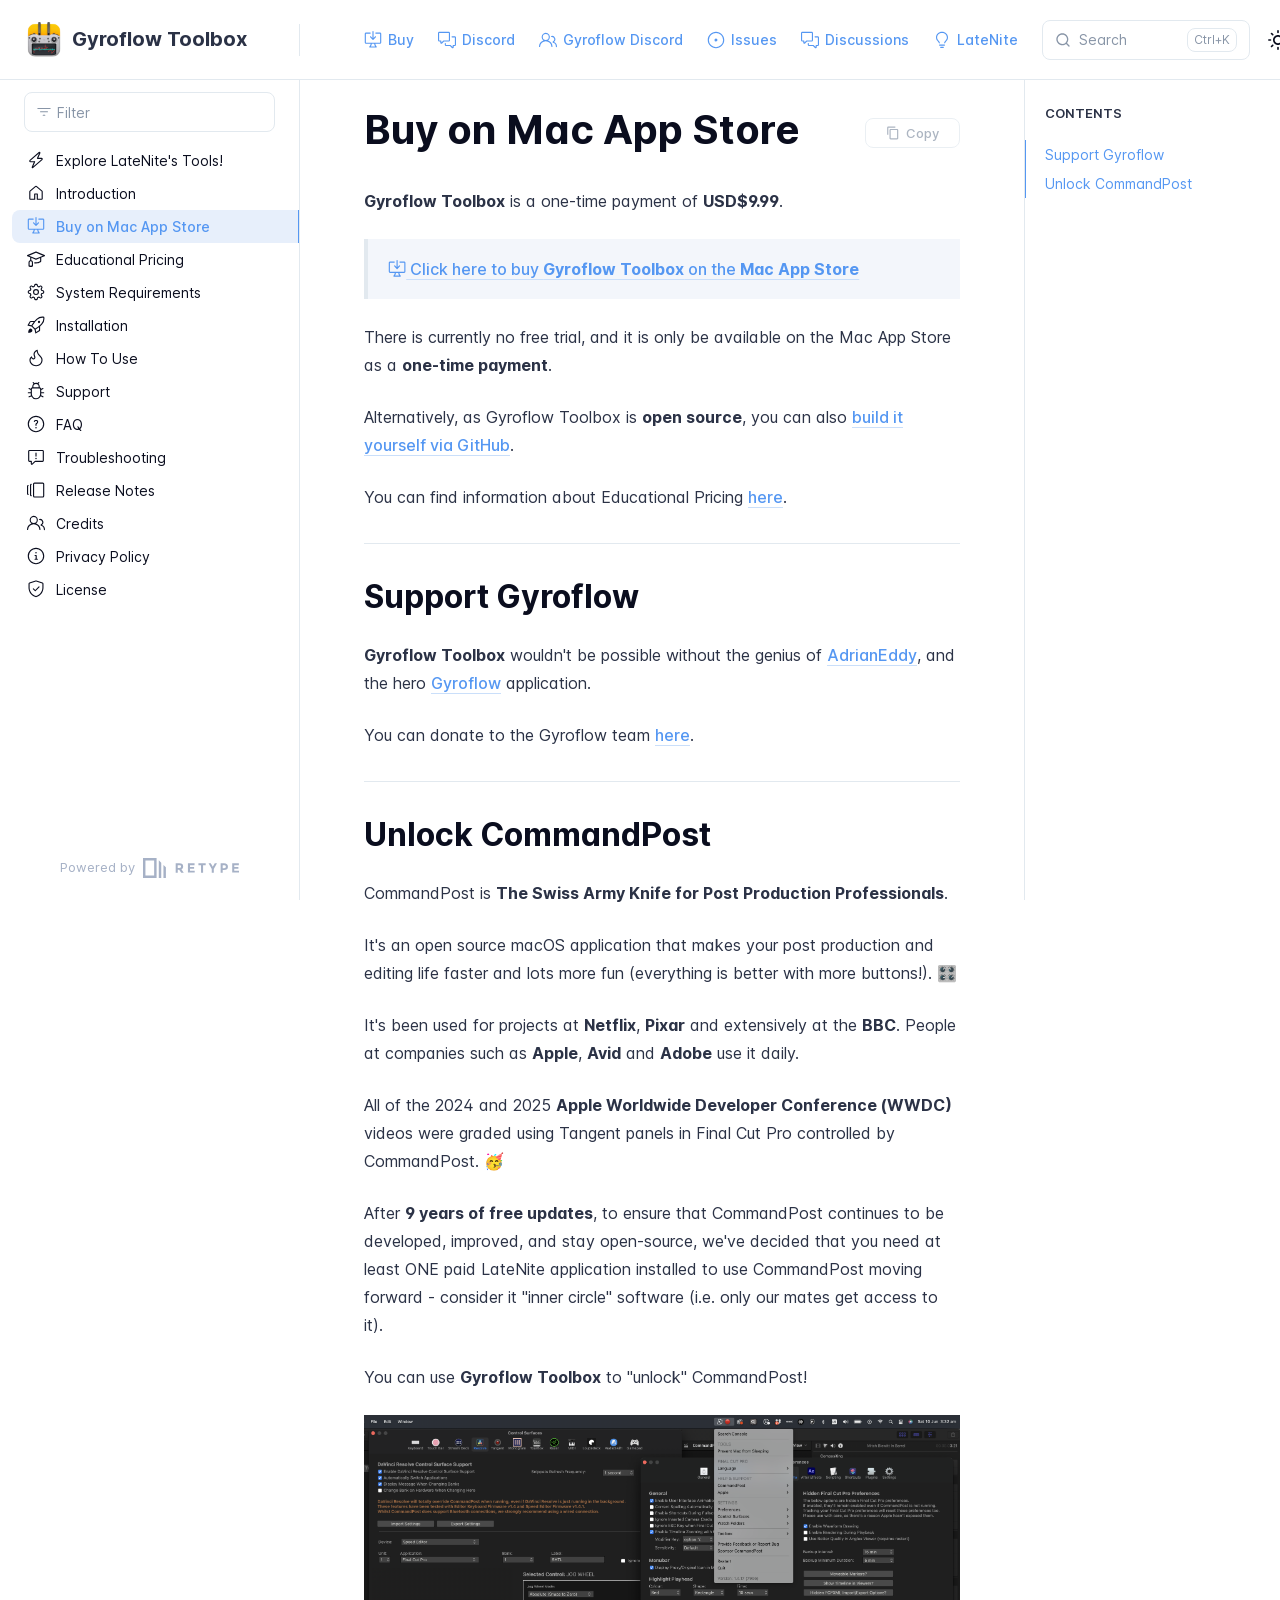
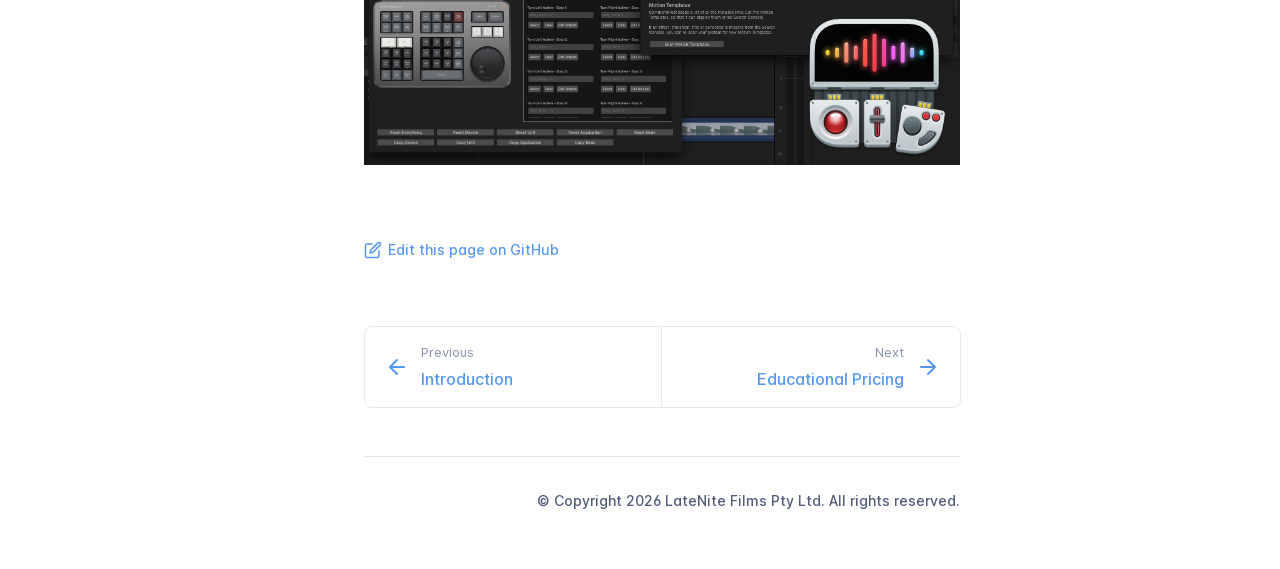
<file: buy/index.html>
<!DOCTYPE html>
<html lang="en" class="h-full">
<head>
    <meta charset="UTF-8">
    <meta name="viewport" content="width=device-width,initial-scale=1">
    <meta name="color-scheme" content="light dark">
    <meta name="turbo-cache-control" content="no-cache" data-turbo-track="reload" data-track-token="4.6.0.837087397743">

    <!-- See retype.com -->
    <meta name="generator" content="Retype 4.6.0">

    <!-- Primary Meta Tags -->
    <title>Buy on Mac App Store</title>
    <meta name="title" content="Buy on Mac App Store">
    <meta name="description" content="Gyroflow Toolbox is a one-time payment of USD$9.99.">

    <!-- Canonical -->
    <link rel="canonical" href="https://gyroflowtoolbox.fcp.cafe/buy/">
    <link rel="sitemap" type="application/xml" title="Sitemap" href="https://gyroflowtoolbox.fcp.cafe/sitemap.xml">

    <!-- Open Graph -->
    <meta property="og:type" content="website">
    <meta property="og:url" content="https://gyroflowtoolbox.fcp.cafe/buy/">
    <meta property="og:title" content="Buy on Mac App Store">
    <meta property="og:description" content="Gyroflow Toolbox is a one-time payment of USD$9.99.">
    <meta property="og:image" content="https://gyroflowtoolbox.fcp.cafe/static/thumbnail.jpg">
    <meta property="og:image:width" content="1200">
    <meta property="og:image:height" content="630">
    <meta property="og:image:alt" content="Buy on Mac App Store">
    <meta property="og:site_name" content="Gyroflow Toolbox">
    <meta property="og:locale" content="en_US">

    <!-- Twitter -->
    <meta name="twitter:card" content="summary_large_image">
    <meta name="twitter:url" content="https://gyroflowtoolbox.fcp.cafe/buy/">
    <meta name="twitter:title" content="Buy on Mac App Store">
    <meta name="twitter:description" content="Gyroflow Toolbox is a one-time payment of USD$9.99.">
    <meta name="twitter:image" content="https://gyroflowtoolbox.fcp.cafe/static/thumbnail.jpg">
    <meta name="twitter:image:alt" content="Buy on Mac App Store">

    <!-- Alternate Markdown -->
    <link rel="alternate" type="text/markdown" href="https://gyroflowtoolbox.fcp.cafe/buy.md">

    <script data-cfasync="false">(function(){var cl=document.documentElement.classList,ls=localStorage.getItem("retype_scheme"),hd=cl.contains("dark"),hl=cl.contains("light"),wm=window.matchMedia&&window.matchMedia("(prefers-color-scheme: dark)").matches;if(ls==="dark"||(!ls&&wm&&!hd&&!hl)){cl.remove("light");cl.add("dark")}else if(ls==="light"||(!ls&&!wm&&!hd&&!hl)){cl.remove("dark");cl.add("light")}})();</script>

    <link id="retype-favicon" rel="icon" href="../static/favicon.ico" />
    <link href="../resources/css/retype.css?v=4.6.0.837087397743" rel="stylesheet">

    <script data-cfasync="false" src="../resources/js/config.js?v=4.6.0.837087397743" data-turbo-eval="false" defer></script>
    <script data-cfasync="false" src="../resources/js/retype.js?v=4.6.0" data-turbo-eval="false" defer></script>
    <script id="lunr-js" data-cfasync="false" src="../resources/js/lunr.js?v=4.6.0.837087397743" data-turbo-eval="false" defer></script>

    <link rel="stylesheet" href="https://cdnjs.cloudflare.com/ajax/libs/font-awesome/4.7.0/css/font-awesome.min.css">
    <style>
        .review {
            text-align: left;
            color: #1956AF;
            border-radius: 10px;
            background-color: #E1EDFF;
            border: 1px solid #1956AF;
            margin-bottom: 20px;
            padding-top: 15px;
            padding-left: 10px;
            padding-right: 10px;
            padding-bottom: 0px;
        }
        html.dark .review {
            background-color: rgb(39 39 39/var(--tw-bg-opacity));
            color: rgb(189 189 189/var(--tw-text-opacity));
        }
        .review p {
            font-size: 11px;
        }
        .review-rating {
            margin-bottom: 5px;
        }
        .fa-star {
            font-size: 20px;
            color: #ccc;
        }
        .fa-star.checked {
            color: orange;
        }
        @media (max-width: 959px) {
            img.rightLogo {
                display: none !important;
            }
        }
    </style>
</head>
<body>
    <div id="retype-app" class="relative text-base antialiased text-base-text bg-base-bg font-body">
    <div class="absolute bottom-0 left-0" style="top: 5rem; right: 50%"></div>

    <header id="retype-header" class="sticky top-0 z-30 flex w-full h-16 bg-header-bg border-b border-header-border md:h-20">
        <div class="container relative flex items-center justify-between pr-6 grow md:justify-start">
            <!-- Mobile menu button skeleton -->
            <button v-cloak class="skeleton retype-mobile-menu-button flex items-center justify-center shrink-0 overflow-hidden dark:text-white focus:outline-hidden rounded-full w-10 h-10 ml-3.5 md:hidden"><svg xmlns="http://www.w3.org/2000/svg" class="mb-px shrink-0" width="24" height="24" viewBox="0 0 24 24" role="presentation" style="margin-bottom: 0px;"><g fill="currentColor"><path d="M2 4h20v2H2zM2 11h20v2H2zM2 18h20v2H2z"></path></g></svg></button>
            <div v-cloak id="retype-sidebar-left-toggle-button"></div>
    
            <!-- Logo -->
            <div class="flex items-center justify-between h-full py-2 md:w-75">
                <div class="flex items-center px-2 md:px-6">
                    <a id="retype-branding-logo" href="https://gyroflowtoolbox.fcp.cafe/" class="flex items-center leading-snug text-xl">
                        <span class="w-10 mr-2 grow-0 shrink-0 overflow-hidden">
                            <img class="max-h-10 md:inline-block" src="../static/logo.png" alt="" width="40" height="40">
                        </span>
                        <span class="dark:text-white font-bold line-clamp-1 md:line-clamp-2">Gyroflow Toolbox</span>
                    </a>
                </div>
    
                <span class="hidden h-8 border-r md:inline-block border-base-border"></span>
            </div>
    
            <div class="flex justify-between md:grow">
                <!-- Top Nav -->
                <nav id="retype-header-nav" class="hidden md:flex">
                    <ul class="flex flex-col mb-4 md:pl-16 md:mb-0 md:flex-row md:items-center">
                        <li class="mr-6">
                            <a class="py-2 md:mb-0 inline-flex items-center text-sm whitespace-nowrap transition-colors duration-200 ease-linear md:text-header-text font-header-text hover:text-header-text-hover" href="../buy/">
                                <svg xmlns="http://www.w3.org/2000/svg" class="block shrink-0 mr-1.5" width="18" height="18" viewBox="0 0 24 24" fill="currentColor" aria-hidden="true" focusable="false">
                                    <path d="M11.25 9.331V.75a.75.75 0 0 1 1.5 0v8.58l1.949-2.11A.75.75 0 1 1 15.8 8.237l-3.25 3.52a.75.75 0 0 1-1.102 0l-3.25-3.52A.75.75 0 1 1 9.3 7.22l1.949 2.111Z"/><path d="M2.5 3.75v11.5c0 .138.112.25.25.25h18.5a.25.25 0 0 0 .25-.25V3.75a.25.25 0 0 0-.25-.25h-5.5a.75.75 0 0 1 0-1.5h5.5c.966 0 1.75.784 1.75 1.75v11.5A1.75 1.75 0 0 1 21.25 17h-6.204c.171 1.375.805 2.652 1.769 3.757A.752.752 0 0 1 16.25 22h-8.5a.75.75 0 0 1-.566-1.243c.965-1.105 1.599-2.382 1.77-3.757H2.75A1.75 1.75 0 0 1 1 15.25V3.75C1 2.784 1.784 2 2.75 2h5.5a.75.75 0 0 1 0 1.5h-5.5a.25.25 0 0 0-.25.25ZM10.463 17c-.126 1.266-.564 2.445-1.223 3.5h5.52c-.66-1.055-1.098-2.234-1.223-3.5Z"/>
                                </svg>
                                <span>Buy</span>
                            </a>
                        </li>
                        <li class="mr-6">
                            <a class="py-2 md:mb-0 inline-flex items-center text-sm whitespace-nowrap transition-colors duration-200 ease-linear md:text-header-text font-header-text hover:text-header-text-hover" href="https://ltnt.tv/discord" target="_blank">
                                <svg xmlns="http://www.w3.org/2000/svg" class="block shrink-0 mr-1.5" width="18" height="18" viewBox="0 0 24 24" fill="currentColor" aria-hidden="true" focusable="false">
                                    <path d="M1.75 1h12.5c.966 0 1.75.784 1.75 1.75v9.5A1.75 1.75 0 0 1 14.25 14H8.061l-2.574 2.573A1.458 1.458 0 0 1 3 15.543V14H1.75A1.75 1.75 0 0 1 0 12.25v-9.5C0 1.784.784 1 1.75 1ZM1.5 2.75v9.5c0 .138.112.25.25.25h2a.75.75 0 0 1 .75.75v2.19l2.72-2.72a.749.749 0 0 1 .53-.22h6.5a.25.25 0 0 0 .25-.25v-9.5a.25.25 0 0 0-.25-.25H1.75a.25.25 0 0 0-.25.25Z"/><path d="M22.5 8.75a.25.25 0 0 0-.25-.25h-3.5a.75.75 0 0 1 0-1.5h3.5c.966 0 1.75.784 1.75 1.75v9.5A1.75 1.75 0 0 1 22.25 20H21v1.543a1.457 1.457 0 0 1-2.487 1.03L15.939 20H10.75A1.75 1.75 0 0 1 9 18.25v-1.465a.75.75 0 0 1 1.5 0v1.465c0 .138.112.25.25.25h5.5a.75.75 0 0 1 .53.22l2.72 2.72v-2.19a.75.75 0 0 1 .75-.75h2a.25.25 0 0 0 .25-.25v-9.5Z"/>
                                </svg>
                                <span>Discord</span>
                            </a>
                        </li>
                        <li class="mr-6">
                            <a class="py-2 md:mb-0 inline-flex items-center text-sm whitespace-nowrap transition-colors duration-200 ease-linear md:text-header-text font-header-text hover:text-header-text-hover" href="https://discord.gg/BBJ2UVAr2D" target="_blank">
                                <svg xmlns="http://www.w3.org/2000/svg" class="block shrink-0 mr-1.5" width="18" height="18" viewBox="0 0 24 24" fill="currentColor" aria-hidden="true" focusable="false">
                                    <path d="M3.5 8a5.5 5.5 0 1 1 8.596 4.547 9.005 9.005 0 0 1 5.9 8.18.751.751 0 0 1-1.5.045 7.5 7.5 0 0 0-14.993 0 .75.75 0 0 1-1.499-.044 9.005 9.005 0 0 1 5.9-8.181A5.496 5.496 0 0 1 3.5 8ZM9 4a4 4 0 1 0 0 8 4 4 0 0 0 0-8Zm8.29 4c-.148 0-.292.01-.434.03a.75.75 0 1 1-.212-1.484 4.53 4.53 0 0 1 3.38 8.097 6.69 6.69 0 0 1 3.956 6.107.75.75 0 0 1-1.5 0 5.193 5.193 0 0 0-3.696-4.972l-.534-.16v-1.676l.41-.209A3.03 3.03 0 0 0 17.29 8Z"/>
                                </svg>
                                <span>Gyroflow Discord</span>
                            </a>
                        </li>
                        <li class="mr-6">
                            <a class="py-2 md:mb-0 inline-flex items-center text-sm whitespace-nowrap transition-colors duration-200 ease-linear md:text-header-text font-header-text hover:text-header-text-hover" href="https://github.com/latenitefilms/gyroflowtoolbox/issues" target="_blank">
                                <svg xmlns="http://www.w3.org/2000/svg" class="block shrink-0 mr-1.5" width="18" height="18" viewBox="0 0 24 24" fill="currentColor" aria-hidden="true" focusable="false">
                                    <path d="M12 1c6.075 0 11 4.925 11 11s-4.925 11-11 11S1 18.075 1 12 5.925 1 12 1ZM2.5 12a9.5 9.5 0 0 0 9.5 9.5 9.5 9.5 0 0 0 9.5-9.5A9.5 9.5 0 0 0 12 2.5 9.5 9.5 0 0 0 2.5 12Zm9.5 2a2 2 0 1 1-.001-3.999A2 2 0 0 1 12 14Z"/>
                                </svg>
                                <span>Issues</span>
                            </a>
                        </li>
                        <li class="mr-6">
                            <a class="py-2 md:mb-0 inline-flex items-center text-sm whitespace-nowrap transition-colors duration-200 ease-linear md:text-header-text font-header-text hover:text-header-text-hover" href="https://github.com/latenitefilms/gyroflowtoolbox/discussions" target="_blank">
                                <svg xmlns="http://www.w3.org/2000/svg" class="block shrink-0 mr-1.5" width="18" height="18" viewBox="0 0 24 24" fill="currentColor" aria-hidden="true" focusable="false">
                                    <path d="M1.75 1h12.5c.966 0 1.75.784 1.75 1.75v9.5A1.75 1.75 0 0 1 14.25 14H8.061l-2.574 2.573A1.458 1.458 0 0 1 3 15.543V14H1.75A1.75 1.75 0 0 1 0 12.25v-9.5C0 1.784.784 1 1.75 1ZM1.5 2.75v9.5c0 .138.112.25.25.25h2a.75.75 0 0 1 .75.75v2.19l2.72-2.72a.749.749 0 0 1 .53-.22h6.5a.25.25 0 0 0 .25-.25v-9.5a.25.25 0 0 0-.25-.25H1.75a.25.25 0 0 0-.25.25Z"/><path d="M22.5 8.75a.25.25 0 0 0-.25-.25h-3.5a.75.75 0 0 1 0-1.5h3.5c.966 0 1.75.784 1.75 1.75v9.5A1.75 1.75 0 0 1 22.25 20H21v1.543a1.457 1.457 0 0 1-2.487 1.03L15.939 20H10.75A1.75 1.75 0 0 1 9 18.25v-1.465a.75.75 0 0 1 1.5 0v1.465c0 .138.112.25.25.25h5.5a.75.75 0 0 1 .53.22l2.72 2.72v-2.19a.75.75 0 0 1 .75-.75h2a.25.25 0 0 0 .25-.25v-9.5Z"/>
                                </svg>
                                <span>Discussions</span>
                            </a>
                        </li>
                        <li class="mr-6">
                            <a class="py-2 md:mb-0 inline-flex items-center text-sm whitespace-nowrap transition-colors duration-200 ease-linear md:text-header-text font-header-text hover:text-header-text-hover" href="https://fcp.cafe/latenite/" target="_blank">
                                <svg xmlns="http://www.w3.org/2000/svg" class="block shrink-0 mr-1.5" width="18" height="18" viewBox="0 0 24 24" fill="currentColor" aria-hidden="true" focusable="false">
                                    <path d="M12 2.5c-3.81 0-6.5 2.743-6.5 6.119 0 1.536.632 2.572 1.425 3.56.172.215.347.422.527.635l.096.112c.21.25.427.508.63.774.404.531.783 1.128.995 1.834a.75.75 0 0 1-1.436.432c-.138-.46-.397-.89-.753-1.357a18.111 18.111 0 0 0-.582-.714l-.092-.11c-.18-.212-.37-.436-.555-.667C4.87 12.016 4 10.651 4 8.618 4 4.363 7.415 1 12 1s8 3.362 8 7.619c0 2.032-.87 3.397-1.755 4.5-.185.23-.375.454-.555.667l-.092.109c-.21.248-.405.481-.582.714-.356.467-.615.898-.753 1.357a.751.751 0 0 1-1.437-.432c.213-.706.592-1.303.997-1.834.202-.266.419-.524.63-.774l.095-.112c.18-.213.355-.42.527-.634.793-.99 1.425-2.025 1.425-3.561C18.5 5.243 15.81 2.5 12 2.5ZM8.75 18h6.5a.75.75 0 0 1 0 1.5h-6.5a.75.75 0 0 1 0-1.5Zm.75 3.75a.75.75 0 0 1 .75-.75h3.5a.75.75 0 0 1 0 1.5h-3.5a.75.75 0 0 1-.75-.75Z"/>
                                </svg>
                                <span>LateNite</span>
                            </a>
                        </li>
    
                    </ul>
                </nav>
    
                <div v-cloak class="flex justify-end grow">
                    <div id="retype-mobile-search-button"></div>
                    <doc-search-desktop></doc-search-desktop>
    
                    <doc-theme-switch class="lg:ml-2"></doc-theme-switch>
                    <doc-history></doc-history>
                </div>
            </div>
        </div>
    </header>


    <div id="retype-container" class="container relative flex bg-white">
        <!-- Sidebar Skeleton -->
        <div v-cloak class="fixed flex flex-col shrink-0 duration-300 ease-in-out bg-sidebar-left-bg border-sidebar-left-border sidebar top-20 w-75 border-r h-screen md:sticky transition-transform skeleton">
        
            <div class="flex items-center h-16 px-6">
                <input id="retype-filter-input-mock" class="w-full h-10 pl-8 px-3 py-2 transition-colors duration-200 ease-linear bg-filter-bg border border-filter-border rounded-lg shadow-none md:text-sm hover:border-filter-border-hover focus:outline-hidden focus:border-filter-border-focus placeholder-filter-placeholder" type="text">
            </div>
        
            <div class="pl-6 mt-1 mb-4">
                <div class="w-32 h-3 mb-4 bg-skeleton-bg rounded-full loading"></div>
                <div class="w-48 h-3 mb-4 bg-skeleton-bg rounded-full loading"></div>
                <div class="w-40 h-3 mb-4 bg-skeleton-bg rounded-full loading"></div>
                <div class="w-32 h-3 mb-4 bg-skeleton-bg rounded-full loading"></div>
                <div class="w-48 h-3 mb-4 bg-skeleton-bg rounded-full loading"></div>
                <div class="w-40 h-3 mb-4 bg-skeleton-bg rounded-full loading"></div>
            </div>
        
            <div class="shrink-0 mt-auto bg-transparent dark:border-base-border">
                <a class="flex items-center justify-center flex-nowrap h-16 text-gray-350 dark:text-dark-400 hover:text-gray-600 dark:hover:text-dark-300 transition-colors duration-150 ease-in docs-powered-by" target="_blank" href="https://retype.com/" rel="noopener">
                    <span class="text-xs whitespace-nowrap">Powered by</span>
                    <svg xmlns="http://www.w3.org/2000/svg" class="ml-2" fill="currentColor" width="96" height="20" overflow="visible"><path d="M0 0v20h13.59V0H0zm11.15 17.54H2.44V2.46h8.71v15.08zM15.8 20h2.44V4.67L15.8 2.22zM20.45 6.89V20h2.44V9.34z"/><g><path d="M40.16 8.44c0 1.49-.59 2.45-1.75 2.88l2.34 3.32h-2.53l-2.04-2.96h-1.43v2.96h-2.06V5.36h3.5c1.43 0 2.46.24 3.07.73s.9 1.27.9 2.35zm-2.48 1.1c.26-.23.38-.59.38-1.09 0-.5-.13-.84-.4-1.03s-.73-.28-1.39-.28h-1.54v2.75h1.5c.72 0 1.2-.12 1.45-.35zM51.56 5.36V7.2h-4.59v1.91h4.13v1.76h-4.13v1.92h4.74v1.83h-6.79V5.36h6.64zM60.09 7.15v7.48h-2.06V7.15h-2.61V5.36h7.28v1.79h-2.61zM70.81 14.64h-2.06v-3.66l-3.19-5.61h2.23l1.99 3.45 1.99-3.45H74l-3.19 5.61v3.66zM83.99 6.19c.65.55.97 1.4.97 2.55s-.33 1.98-1 2.51-1.68.8-3.04.8h-1.23v2.59h-2.06V5.36h3.26c1.42 0 2.45.28 3.1.83zm-1.51 3.65c.25-.28.37-.69.37-1.22s-.16-.92-.48-1.14c-.32-.23-.82-.34-1.5-.34H79.7v3.12h1.38c.68 0 1.15-.14 1.4-.42zM95.85 5.36V7.2h-4.59v1.91h4.13v1.76h-4.13v1.92H96v1.83h-6.79V5.36h6.64z"/></g></svg>
                </a>
            </div>
        </div>
        
        <!-- Sidebar component -->
        <doc-sidebar v-cloak>
            <template #sidebar-footer>
                <div class="shrink-0 mt-auto border-t md:bg-transparent md:border-none dark:border-base-border">
        
                    <div class="py-3 px-6 md:hidden border-b dark:border-base-border">
                        <nav>
                            <ul class="flex flex-wrap justify-center items-center">
                                <li class="mr-6">
                                    <a class="block py-1 inline-flex items-center text-sm whitespace-nowrap transition-colors duration-200 ease-linear md:text-header-text font-header-text hover:text-header-text-hover" href="../buy/">
                                        <svg xmlns="http://www.w3.org/2000/svg" class="block shrink-0 mr-1.5" width="18" height="18" viewBox="0 0 24 24" fill="currentColor" aria-hidden="true" focusable="false">
                                            <path d="M11.25 9.331V.75a.75.75 0 0 1 1.5 0v8.58l1.949-2.11A.75.75 0 1 1 15.8 8.237l-3.25 3.52a.75.75 0 0 1-1.102 0l-3.25-3.52A.75.75 0 1 1 9.3 7.22l1.949 2.111Z"/><path d="M2.5 3.75v11.5c0 .138.112.25.25.25h18.5a.25.25 0 0 0 .25-.25V3.75a.25.25 0 0 0-.25-.25h-5.5a.75.75 0 0 1 0-1.5h5.5c.966 0 1.75.784 1.75 1.75v11.5A1.75 1.75 0 0 1 21.25 17h-6.204c.171 1.375.805 2.652 1.769 3.757A.752.752 0 0 1 16.25 22h-8.5a.75.75 0 0 1-.566-1.243c.965-1.105 1.599-2.382 1.77-3.757H2.75A1.75 1.75 0 0 1 1 15.25V3.75C1 2.784 1.784 2 2.75 2h5.5a.75.75 0 0 1 0 1.5h-5.5a.25.25 0 0 0-.25.25ZM10.463 17c-.126 1.266-.564 2.445-1.223 3.5h5.52c-.66-1.055-1.098-2.234-1.223-3.5Z"/>
                                        </svg>
                                        <span>Buy</span>
                                    </a>
                                </li>
                                <li class="mr-6">
                                    <a class="block py-1 inline-flex items-center text-sm whitespace-nowrap transition-colors duration-200 ease-linear md:text-header-text font-header-text hover:text-header-text-hover" href="https://ltnt.tv/discord" target="_blank">
                                        <svg xmlns="http://www.w3.org/2000/svg" class="block shrink-0 mr-1.5" width="18" height="18" viewBox="0 0 24 24" fill="currentColor" aria-hidden="true" focusable="false">
                                            <path d="M1.75 1h12.5c.966 0 1.75.784 1.75 1.75v9.5A1.75 1.75 0 0 1 14.25 14H8.061l-2.574 2.573A1.458 1.458 0 0 1 3 15.543V14H1.75A1.75 1.75 0 0 1 0 12.25v-9.5C0 1.784.784 1 1.75 1ZM1.5 2.75v9.5c0 .138.112.25.25.25h2a.75.75 0 0 1 .75.75v2.19l2.72-2.72a.749.749 0 0 1 .53-.22h6.5a.25.25 0 0 0 .25-.25v-9.5a.25.25 0 0 0-.25-.25H1.75a.25.25 0 0 0-.25.25Z"/><path d="M22.5 8.75a.25.25 0 0 0-.25-.25h-3.5a.75.75 0 0 1 0-1.5h3.5c.966 0 1.75.784 1.75 1.75v9.5A1.75 1.75 0 0 1 22.25 20H21v1.543a1.457 1.457 0 0 1-2.487 1.03L15.939 20H10.75A1.75 1.75 0 0 1 9 18.25v-1.465a.75.75 0 0 1 1.5 0v1.465c0 .138.112.25.25.25h5.5a.75.75 0 0 1 .53.22l2.72 2.72v-2.19a.75.75 0 0 1 .75-.75h2a.25.25 0 0 0 .25-.25v-9.5Z"/>
                                        </svg>
                                        <span>Discord</span>
                                    </a>
                                </li>
                                <li class="mr-6">
                                    <a class="block py-1 inline-flex items-center text-sm whitespace-nowrap transition-colors duration-200 ease-linear md:text-header-text font-header-text hover:text-header-text-hover" href="https://discord.gg/BBJ2UVAr2D" target="_blank">
                                        <svg xmlns="http://www.w3.org/2000/svg" class="block shrink-0 mr-1.5" width="18" height="18" viewBox="0 0 24 24" fill="currentColor" aria-hidden="true" focusable="false">
                                            <path d="M3.5 8a5.5 5.5 0 1 1 8.596 4.547 9.005 9.005 0 0 1 5.9 8.18.751.751 0 0 1-1.5.045 7.5 7.5 0 0 0-14.993 0 .75.75 0 0 1-1.499-.044 9.005 9.005 0 0 1 5.9-8.181A5.496 5.496 0 0 1 3.5 8ZM9 4a4 4 0 1 0 0 8 4 4 0 0 0 0-8Zm8.29 4c-.148 0-.292.01-.434.03a.75.75 0 1 1-.212-1.484 4.53 4.53 0 0 1 3.38 8.097 6.69 6.69 0 0 1 3.956 6.107.75.75 0 0 1-1.5 0 5.193 5.193 0 0 0-3.696-4.972l-.534-.16v-1.676l.41-.209A3.03 3.03 0 0 0 17.29 8Z"/>
                                        </svg>
                                        <span>Gyroflow Discord</span>
                                    </a>
                                </li>
                                <li class="mr-6">
                                    <a class="block py-1 inline-flex items-center text-sm whitespace-nowrap transition-colors duration-200 ease-linear md:text-header-text font-header-text hover:text-header-text-hover" href="https://github.com/latenitefilms/gyroflowtoolbox/issues" target="_blank">
                                        <svg xmlns="http://www.w3.org/2000/svg" class="block shrink-0 mr-1.5" width="18" height="18" viewBox="0 0 24 24" fill="currentColor" aria-hidden="true" focusable="false">
                                            <path d="M12 1c6.075 0 11 4.925 11 11s-4.925 11-11 11S1 18.075 1 12 5.925 1 12 1ZM2.5 12a9.5 9.5 0 0 0 9.5 9.5 9.5 9.5 0 0 0 9.5-9.5A9.5 9.5 0 0 0 12 2.5 9.5 9.5 0 0 0 2.5 12Zm9.5 2a2 2 0 1 1-.001-3.999A2 2 0 0 1 12 14Z"/>
                                        </svg>
                                        <span>Issues</span>
                                    </a>
                                </li>
                                <li class="mr-6">
                                    <a class="block py-1 inline-flex items-center text-sm whitespace-nowrap transition-colors duration-200 ease-linear md:text-header-text font-header-text hover:text-header-text-hover" href="https://github.com/latenitefilms/gyroflowtoolbox/discussions" target="_blank">
                                        <svg xmlns="http://www.w3.org/2000/svg" class="block shrink-0 mr-1.5" width="18" height="18" viewBox="0 0 24 24" fill="currentColor" aria-hidden="true" focusable="false">
                                            <path d="M1.75 1h12.5c.966 0 1.75.784 1.75 1.75v9.5A1.75 1.75 0 0 1 14.25 14H8.061l-2.574 2.573A1.458 1.458 0 0 1 3 15.543V14H1.75A1.75 1.75 0 0 1 0 12.25v-9.5C0 1.784.784 1 1.75 1ZM1.5 2.75v9.5c0 .138.112.25.25.25h2a.75.75 0 0 1 .75.75v2.19l2.72-2.72a.749.749 0 0 1 .53-.22h6.5a.25.25 0 0 0 .25-.25v-9.5a.25.25 0 0 0-.25-.25H1.75a.25.25 0 0 0-.25.25Z"/><path d="M22.5 8.75a.25.25 0 0 0-.25-.25h-3.5a.75.75 0 0 1 0-1.5h3.5c.966 0 1.75.784 1.75 1.75v9.5A1.75 1.75 0 0 1 22.25 20H21v1.543a1.457 1.457 0 0 1-2.487 1.03L15.939 20H10.75A1.75 1.75 0 0 1 9 18.25v-1.465a.75.75 0 0 1 1.5 0v1.465c0 .138.112.25.25.25h5.5a.75.75 0 0 1 .53.22l2.72 2.72v-2.19a.75.75 0 0 1 .75-.75h2a.25.25 0 0 0 .25-.25v-9.5Z"/>
                                        </svg>
                                        <span>Discussions</span>
                                    </a>
                                </li>
                                <li class="mr-6">
                                    <a class="block py-1 inline-flex items-center text-sm whitespace-nowrap transition-colors duration-200 ease-linear md:text-header-text font-header-text hover:text-header-text-hover" href="https://fcp.cafe/latenite/" target="_blank">
                                        <svg xmlns="http://www.w3.org/2000/svg" class="block shrink-0 mr-1.5" width="18" height="18" viewBox="0 0 24 24" fill="currentColor" aria-hidden="true" focusable="false">
                                            <path d="M12 2.5c-3.81 0-6.5 2.743-6.5 6.119 0 1.536.632 2.572 1.425 3.56.172.215.347.422.527.635l.096.112c.21.25.427.508.63.774.404.531.783 1.128.995 1.834a.75.75 0 0 1-1.436.432c-.138-.46-.397-.89-.753-1.357a18.111 18.111 0 0 0-.582-.714l-.092-.11c-.18-.212-.37-.436-.555-.667C4.87 12.016 4 10.651 4 8.618 4 4.363 7.415 1 12 1s8 3.362 8 7.619c0 2.032-.87 3.397-1.755 4.5-.185.23-.375.454-.555.667l-.092.109c-.21.248-.405.481-.582.714-.356.467-.615.898-.753 1.357a.751.751 0 0 1-1.437-.432c.213-.706.592-1.303.997-1.834.202-.266.419-.524.63-.774l.095-.112c.18-.213.355-.42.527-.634.793-.99 1.425-2.025 1.425-3.561C18.5 5.243 15.81 2.5 12 2.5ZM8.75 18h6.5a.75.75 0 0 1 0 1.5h-6.5a.75.75 0 0 1 0-1.5Zm.75 3.75a.75.75 0 0 1 .75-.75h3.5a.75.75 0 0 1 0 1.5h-3.5a.75.75 0 0 1-.75-.75Z"/>
                                        </svg>
                                        <span>LateNite</span>
                                    </a>
                                </li>
        
                            </ul>
                        </nav>
                    </div>
        
                    <a class="flex items-center justify-center flex-nowrap h-16 text-gray-350 dark:text-dark-400 hover:text-gray-600 dark:hover:text-dark-300 transition-colors duration-150 ease-in docs-powered-by" target="_blank" href="https://retype.com/" rel="noopener">
                        <span class="text-xs whitespace-nowrap">Powered by</span>
                        <svg xmlns="http://www.w3.org/2000/svg" class="ml-2" fill="currentColor" width="96" height="20" overflow="visible"><path d="M0 0v20h13.59V0H0zm11.15 17.54H2.44V2.46h8.71v15.08zM15.8 20h2.44V4.67L15.8 2.22zM20.45 6.89V20h2.44V9.34z"/><g><path d="M40.16 8.44c0 1.49-.59 2.45-1.75 2.88l2.34 3.32h-2.53l-2.04-2.96h-1.43v2.96h-2.06V5.36h3.5c1.43 0 2.46.24 3.07.73s.9 1.27.9 2.35zm-2.48 1.1c.26-.23.38-.59.38-1.09 0-.5-.13-.84-.4-1.03s-.73-.28-1.39-.28h-1.54v2.75h1.5c.72 0 1.2-.12 1.45-.35zM51.56 5.36V7.2h-4.59v1.91h4.13v1.76h-4.13v1.92h4.74v1.83h-6.79V5.36h6.64zM60.09 7.15v7.48h-2.06V7.15h-2.61V5.36h7.28v1.79h-2.61zM70.81 14.64h-2.06v-3.66l-3.19-5.61h2.23l1.99 3.45 1.99-3.45H74l-3.19 5.61v3.66zM83.99 6.19c.65.55.97 1.4.97 2.55s-.33 1.98-1 2.51-1.68.8-3.04.8h-1.23v2.59h-2.06V5.36h3.26c1.42 0 2.45.28 3.1.83zm-1.51 3.65c.25-.28.37-.69.37-1.22s-.16-.92-.48-1.14c-.32-.23-.82-.34-1.5-.34H79.7v3.12h1.38c.68 0 1.15-.14 1.4-.42zM95.85 5.36V7.2h-4.59v1.91h4.13v1.76h-4.13v1.92H96v1.83h-6.79V5.36h6.64z"/></g></svg>
                    </a>
                </div>
            </template>
        </doc-sidebar>

        <div class="grow min-w-0 bg-body-bg">
            <!-- Render "toolbar" template here on api pages --><!-- Render page content -->
<div class="flex">
    <div id="retype-main" class="min-w-0 p-4 grow md:px-16">
        <main class="relative pb-12 lg:pt-2">
            <div class="relative retype-markdown" id="retype-content">
                <!-- Rendered if sidebar right is enabled -->
                <div id="retype-sidebar-right-toggle"></div>
                <doc-page-actions></doc-page-actions>

                <!-- Page content  -->
<h1 id="buy-on-mac-app-store">Buy on Mac App Store</h1>
<p><strong>Gyroflow Toolbox</strong> is a one-time payment of <strong>USD$9.99</strong>.</p>
<blockquote>
<p><a href="https://apps.apple.com/au/app/gyroflow-toolbox/id1667462993?mt=12"><svg xmlns="http://www.w3.org/2000/svg" class="docs-icon" viewBox="0 0 24 24" role="presentation"><g fill="currentColor"><g><path d="M11.25 9.331V.75a.75.75 0 0 1 1.5 0v8.58l1.949-2.11A.75.75 0 1 1 15.8 8.237l-3.25 3.52a.75.75 0 0 1-1.102 0l-3.25-3.52A.75.75 0 1 1 9.3 7.22l1.949 2.111Z"/><path d="M2.5 3.75v11.5c0 .138.112.25.25.25h18.5a.25.25 0 0 0 .25-.25V3.75a.25.25 0 0 0-.25-.25h-5.5a.75.75 0 0 1 0-1.5h5.5c.966 0 1.75.784 1.75 1.75v11.5A1.75 1.75 0 0 1 21.25 17h-6.204c.171 1.375.805 2.652 1.769 3.757A.752.752 0 0 1 16.25 22h-8.5a.75.75 0 0 1-.566-1.243c.965-1.105 1.599-2.382 1.77-3.757H2.75A1.75 1.75 0 0 1 1 15.25V3.75C1 2.784 1.784 2 2.75 2h5.5a.75.75 0 0 1 0 1.5h-5.5a.25.25 0 0 0-.25.25ZM10.463 17c-.126 1.266-.564 2.445-1.223 3.5h5.52c-.66-1.055-1.098-2.234-1.223-3.5Z"/></g></g></svg> Click here to buy <strong>Gyroflow Toolbox</strong> on the <strong>Mac App Store</strong></a></p>
</blockquote>
<p>There is currently no free trial, and it is only be available on the Mac App Store as a <strong>one-time payment</strong>.</p>
<p>Alternatively, as Gyroflow Toolbox is <strong>open source</strong>, you can also <a href="https://github.com/latenitefilms/GyroflowToolbox">build it yourself via GitHub</a>.</p>
<p>You can find information about Educational Pricing <a href="https://gyroflowtoolbox.io/educational/">here</a>.</p>
<hr>
<h2 id="support-gyroflow">Support Gyroflow</h2>
<p><strong>Gyroflow Toolbox</strong> wouldn&#x27;t be possible without the genius of <a href="https://github.com/AdrianEddy">AdrianEddy</a>, and the hero <a href="https://gyroflow.xyz">Gyroflow</a> application.</p>
<p>You can donate to the Gyroflow team <a href="https://gyroflow.xyz/donate">here</a>.</p>
<hr>
<h2 id="unlock-commandpost">Unlock CommandPost</h2>
<p>CommandPost is <strong>The Swiss Army Knife for Post Production Professionals</strong>.</p>
<p>It&#x27;s an open source macOS application that makes your post production and editing life faster and lots more fun (everything is better with more buttons!). <span class="docs-emoji">&#x1F39B;&#xFE0F;</span></p>
<p>It&#x27;s been used for projects at <strong>Netflix</strong>, <strong>Pixar</strong> and extensively at the <strong>BBC</strong>. People at companies such as <strong>Apple</strong>, <strong>Avid</strong> and <strong>Adobe</strong> use it daily.</p>
<p>All of the 2024 and 2025 <strong>Apple Worldwide Developer Conference (WWDC)</strong> videos were graded using Tangent panels in Final Cut Pro controlled by CommandPost. <span class="docs-emoji">&#x1F973;</span></p>
<p>After <strong>9 years of free updates</strong>, to ensure that CommandPost continues to be developed, improved, and stay open-source, we&#x27;ve decided that you need at least ONE paid LateNite application installed to use CommandPost moving forward - consider it &quot;inner circle&quot; software (i.e. only our mates get access to it).</p>
<p>You can use <strong>Gyroflow Toolbox</strong> to &quot;unlock&quot; CommandPost!</p>
<figure class="content-center">
    <img src="../static/commandpost.png" alt="" class="max-w-full h-auto rounded-image-rounded border-image-border border-image-border-width" width="3810" height="2238" />
    <figcaption class="caption"></figcaption>
</figure>

                
                <!-- Required only on API pages -->
                <doc-toolbar-member-filter-no-results></doc-toolbar-member-filter-no-results>
            </div>
            <footer id="retype-content-footer" class="clear-both">
                <div class="flex flex-wrap items-center gap-x-4 gap-y-2 mt-14">
                    <a id="retype-edit-this-page" class="my-2.5 inline-flex items-center text-sm whitespace-nowrap text-body-link font-body-link hover:text-body-link-hover hover:underline" href="https://github.com/latenitefilms/GyroflowToolbox/blob/main/docs/buy.md" target="_blank" rel="noopener">
                        <svg class="mr-1.5" xmlns="http://www.w3.org/2000/svg" width="18" height="18" viewBox="0 0 24 24" fill="currentColor" overflow="visible"><path d="M20 12c-.55 0-1 .45-1 1v7c0 .55-.45 1-1 1H4c-.55 0-1-.45-1-1V6c0-.55.45-1 1-1h7c.55 0 1-.45 1-1s-.45-1-1-1H4C2.35 3 1 4.35 1 6v14c0 1.65 1.35 3 3 3h14c1.65 0 3-1.35 3-3v-7c0-.55-.45-1-1-1z" /><path d="M22.21 1.79c-1.18-1.18-3.24-1.18-4.41 0l-9.5 9.5c-.13.13-.22.29-.26.46l-1 4c-.08.34.01.7.26.95.18.2.44.3.7.3.08 0 .16-.01.24-.03l4-1c.18-.04.34-.13.46-.26l9.5-9.5c1.22-1.22 1.22-3.2.01-4.42zm-1.42 3l-9.3 9.3-2.11.53.53-2.11 9.3-9.3c.42-.42 1.16-.42 1.59 0 .43.43.43 1.15-.01 1.58z" /><path fill="none" d="M0 0h24v24H0z" /></svg>
                        <span>Edit this page on GitHub</span>
                    </a>
                </div>
            
                <nav id="retype-nextprev" class="print:hidden flex mt-14">
                    <div class="w-1/2">
                        <a class="px-5 py-4 h-full flex items-center break-normal font-medium text-body-link border border-base-border hover:border-base-border-hover rounded-l-lg transition-colors duration-150 relative hover:z-5" href="../">
                            <svg xmlns="http://www.w3.org/2000/svg" class="mr-3" width="24" height="24" viewBox="0 0 24 24" fill="currentColor" overflow="visible"><path d="M19 11H7.41l5.29-5.29a.996.996 0 10-1.41-1.41l-7 7a1 1 0 000 1.42l7 7a1.024 1.024 0 001.42-.01.996.996 0 000-1.41L7.41 13H19c.55 0 1-.45 1-1s-.45-1-1-1z" /><path fill="none" d="M0 0h24v24H0z" /></svg>
                            <span>
                                <span class="block text-xs font-normal text-base-text-muted">Previous</span>
                                <span class="block mt-1">Introduction</span>
                            </span>
                        </a>
                    </div>
            
                    <div class="w-1/2">
                        <a class="px-5 py-4 -mx-px h-full flex items-center justify-end break-normal font-medium text-body-link border border-base-border hover:border-base-border-hover rounded-r-lg transition-colors duration-150 relative hover:z-5" href="../educational/">
                            <span>
                                <span class="block text-xs font-normal text-right text-base-text-muted">Next</span>
                                <span class="block mt-1">Educational Pricing</span>
                            </span>
                            <svg xmlns="http://www.w3.org/2000/svg" class="ml-3" width="24" height="24" viewBox="0 0 24 24" fill="currentColor" overflow="visible"><path d="M19.92 12.38a1 1 0 00-.22-1.09l-7-7a.996.996 0 10-1.41 1.41l5.3 5.3H5c-.55 0-1 .45-1 1s.45 1 1 1h11.59l-5.29 5.29a.996.996 0 000 1.41c.19.2.44.3.7.3s.51-.1.71-.29l7-7c.09-.09.16-.21.21-.33z" /><path fill="none" d="M0 0h24v24H0z" /></svg>
                        </a>
                    </div>
                </nav>
            </footer>
        </main>

        <div id="retype-page-footer" class="print:border-none border-t border-base-border pt-6 mb-8">
            <footer class="flex flex-wrap items-center justify-between print:justify-center">
                <div id="retype-footer-links" class="print:hidden">
                    <ul class="flex flex-wrap items-center text-sm">
                    </ul>
                </div>
                <div id="retype-copyright" class="print:justify-center py-2 text-footer-text font-footer-link text-sm leading-relaxed"><p>© Copyright 2026 LateNite Films Pty Ltd. All rights reserved.</p></div>
            </footer>
        </div>
    </div>

    <!-- Rendered if sidebar right is enabled -->
    <!-- Sidebar right skeleton-->
    <div v-cloak class="fixed top-0 bottom-0 right-0 translate-x-full bg-sidebar-right-bg border-sidebar-right-border lg:sticky lg:border-l lg:shrink-0 lg:pt-6 lg:translate-x-0 sm:w-1/2 lg:w-64 lg:z-0 md:w-104 sidebar-right skeleton">
        <div class="pl-5">
            <div class="w-32 h-3 mb-4 bg-skeleton-bg rounded-full loading"></div>
            <div class="w-48 h-3 mb-4 bg-skeleton-bg rounded-full loading"></div>
            <div class="w-40 h-3 mb-4 bg-skeleton-bg rounded-full loading"></div>
        </div>
    </div>

    <!-- User should be able to hide sidebar right -->
    <doc-sidebar-right v-cloak></doc-sidebar-right>
</div>

        </div>
    </div>

    <doc-search-mobile></doc-search-mobile>
    <doc-back-to-top></doc-back-to-top>
</div>


    <div id="retype-overlay-target"></div>

        <script data-cfasync="false">window.__DOCS__ = { "title": "Buy on Mac App Store", level: 1, icon: "file", hasPrism: false, hasInstagram: false, hasMermaid: false, hasMath: false, tocDepth: 23, "md": "/buy.md" }</script>
</body>
</html>
</file>
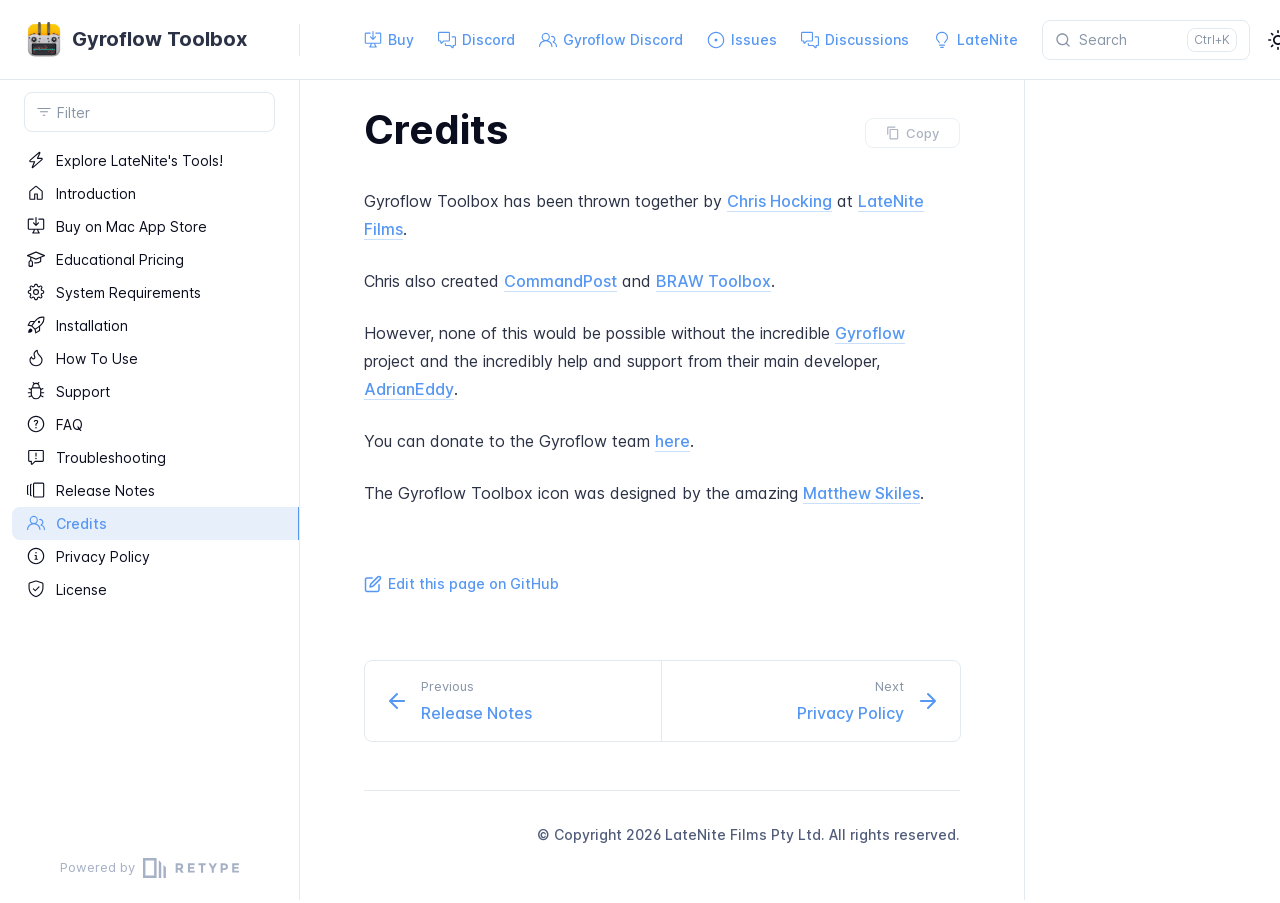
<file: credits/index.html>
<!DOCTYPE html>
<html lang="en" class="h-full">
<head>
    <meta charset="UTF-8">
    <meta name="viewport" content="width=device-width,initial-scale=1">
    <meta name="color-scheme" content="light dark">
    <meta name="turbo-cache-control" content="no-cache" data-turbo-track="reload" data-track-token="4.6.0.837087397743">

    <!-- See retype.com -->
    <meta name="generator" content="Retype 4.6.0">

    <!-- Primary Meta Tags -->
    <title>Credits</title>
    <meta name="title" content="Credits">
    <meta name="description" content="Gyroflow Toolbox has been thrown together by Chris Hocking at LateNite Films.">

    <!-- Canonical -->
    <link rel="canonical" href="https://gyroflowtoolbox.fcp.cafe/credits/">
    <link rel="sitemap" type="application/xml" title="Sitemap" href="https://gyroflowtoolbox.fcp.cafe/sitemap.xml">

    <!-- Open Graph -->
    <meta property="og:type" content="website">
    <meta property="og:url" content="https://gyroflowtoolbox.fcp.cafe/credits/">
    <meta property="og:title" content="Credits">
    <meta property="og:description" content="Gyroflow Toolbox has been thrown together by Chris Hocking at LateNite Films.">
    <meta property="og:image" content="https://gyroflowtoolbox.fcp.cafe/static/thumbnail.jpg">
    <meta property="og:image:width" content="1200">
    <meta property="og:image:height" content="630">
    <meta property="og:image:alt" content="Credits">
    <meta property="og:site_name" content="Gyroflow Toolbox">
    <meta property="og:locale" content="en_US">

    <!-- Twitter -->
    <meta name="twitter:card" content="summary_large_image">
    <meta name="twitter:url" content="https://gyroflowtoolbox.fcp.cafe/credits/">
    <meta name="twitter:title" content="Credits">
    <meta name="twitter:description" content="Gyroflow Toolbox has been thrown together by Chris Hocking at LateNite Films.">
    <meta name="twitter:image" content="https://gyroflowtoolbox.fcp.cafe/static/thumbnail.jpg">
    <meta name="twitter:image:alt" content="Credits">

    <!-- Alternate Markdown -->
    <link rel="alternate" type="text/markdown" href="https://gyroflowtoolbox.fcp.cafe/credits.md">

    <script data-cfasync="false">(function(){var cl=document.documentElement.classList,ls=localStorage.getItem("retype_scheme"),hd=cl.contains("dark"),hl=cl.contains("light"),wm=window.matchMedia&&window.matchMedia("(prefers-color-scheme: dark)").matches;if(ls==="dark"||(!ls&&wm&&!hd&&!hl)){cl.remove("light");cl.add("dark")}else if(ls==="light"||(!ls&&!wm&&!hd&&!hl)){cl.remove("dark");cl.add("light")}})();</script>

    <link id="retype-favicon" rel="icon" href="../static/favicon.ico" />
    <link href="../resources/css/retype.css?v=4.6.0.837087397743" rel="stylesheet">

    <script data-cfasync="false" src="../resources/js/config.js?v=4.6.0.837087397743" data-turbo-eval="false" defer></script>
    <script data-cfasync="false" src="../resources/js/retype.js?v=4.6.0" data-turbo-eval="false" defer></script>
    <script id="lunr-js" data-cfasync="false" src="../resources/js/lunr.js?v=4.6.0.837087397743" data-turbo-eval="false" defer></script>

    <link rel="stylesheet" href="https://cdnjs.cloudflare.com/ajax/libs/font-awesome/4.7.0/css/font-awesome.min.css">
    <style>
        .review {
            text-align: left;
            color: #1956AF;
            border-radius: 10px;
            background-color: #E1EDFF;
            border: 1px solid #1956AF;
            margin-bottom: 20px;
            padding-top: 15px;
            padding-left: 10px;
            padding-right: 10px;
            padding-bottom: 0px;
        }
        html.dark .review {
            background-color: rgb(39 39 39/var(--tw-bg-opacity));
            color: rgb(189 189 189/var(--tw-text-opacity));
        }
        .review p {
            font-size: 11px;
        }
        .review-rating {
            margin-bottom: 5px;
        }
        .fa-star {
            font-size: 20px;
            color: #ccc;
        }
        .fa-star.checked {
            color: orange;
        }
        @media (max-width: 959px) {
            img.rightLogo {
                display: none !important;
            }
        }
    </style>
</head>
<body>
    <div id="retype-app" class="relative text-base antialiased text-base-text bg-base-bg font-body">
    <div class="absolute bottom-0 left-0" style="top: 5rem; right: 50%"></div>

    <header id="retype-header" class="sticky top-0 z-30 flex w-full h-16 bg-header-bg border-b border-header-border md:h-20">
        <div class="container relative flex items-center justify-between pr-6 grow md:justify-start">
            <!-- Mobile menu button skeleton -->
            <button v-cloak class="skeleton retype-mobile-menu-button flex items-center justify-center shrink-0 overflow-hidden dark:text-white focus:outline-hidden rounded-full w-10 h-10 ml-3.5 md:hidden"><svg xmlns="http://www.w3.org/2000/svg" class="mb-px shrink-0" width="24" height="24" viewBox="0 0 24 24" role="presentation" style="margin-bottom: 0px;"><g fill="currentColor"><path d="M2 4h20v2H2zM2 11h20v2H2zM2 18h20v2H2z"></path></g></svg></button>
            <div v-cloak id="retype-sidebar-left-toggle-button"></div>
    
            <!-- Logo -->
            <div class="flex items-center justify-between h-full py-2 md:w-75">
                <div class="flex items-center px-2 md:px-6">
                    <a id="retype-branding-logo" href="https://gyroflowtoolbox.fcp.cafe/" class="flex items-center leading-snug text-xl">
                        <span class="w-10 mr-2 grow-0 shrink-0 overflow-hidden">
                            <img class="max-h-10 md:inline-block" src="../static/logo.png" alt="" width="40" height="40">
                        </span>
                        <span class="dark:text-white font-bold line-clamp-1 md:line-clamp-2">Gyroflow Toolbox</span>
                    </a>
                </div>
    
                <span class="hidden h-8 border-r md:inline-block border-base-border"></span>
            </div>
    
            <div class="flex justify-between md:grow">
                <!-- Top Nav -->
                <nav id="retype-header-nav" class="hidden md:flex">
                    <ul class="flex flex-col mb-4 md:pl-16 md:mb-0 md:flex-row md:items-center">
                        <li class="mr-6">
                            <a class="py-2 md:mb-0 inline-flex items-center text-sm whitespace-nowrap transition-colors duration-200 ease-linear md:text-header-text font-header-text hover:text-header-text-hover" href="../buy/">
                                <svg xmlns="http://www.w3.org/2000/svg" class="block shrink-0 mr-1.5" width="18" height="18" viewBox="0 0 24 24" fill="currentColor" aria-hidden="true" focusable="false">
                                    <path d="M11.25 9.331V.75a.75.75 0 0 1 1.5 0v8.58l1.949-2.11A.75.75 0 1 1 15.8 8.237l-3.25 3.52a.75.75 0 0 1-1.102 0l-3.25-3.52A.75.75 0 1 1 9.3 7.22l1.949 2.111Z"/><path d="M2.5 3.75v11.5c0 .138.112.25.25.25h18.5a.25.25 0 0 0 .25-.25V3.75a.25.25 0 0 0-.25-.25h-5.5a.75.75 0 0 1 0-1.5h5.5c.966 0 1.75.784 1.75 1.75v11.5A1.75 1.75 0 0 1 21.25 17h-6.204c.171 1.375.805 2.652 1.769 3.757A.752.752 0 0 1 16.25 22h-8.5a.75.75 0 0 1-.566-1.243c.965-1.105 1.599-2.382 1.77-3.757H2.75A1.75 1.75 0 0 1 1 15.25V3.75C1 2.784 1.784 2 2.75 2h5.5a.75.75 0 0 1 0 1.5h-5.5a.25.25 0 0 0-.25.25ZM10.463 17c-.126 1.266-.564 2.445-1.223 3.5h5.52c-.66-1.055-1.098-2.234-1.223-3.5Z"/>
                                </svg>
                                <span>Buy</span>
                            </a>
                        </li>
                        <li class="mr-6">
                            <a class="py-2 md:mb-0 inline-flex items-center text-sm whitespace-nowrap transition-colors duration-200 ease-linear md:text-header-text font-header-text hover:text-header-text-hover" href="https://ltnt.tv/discord" target="_blank">
                                <svg xmlns="http://www.w3.org/2000/svg" class="block shrink-0 mr-1.5" width="18" height="18" viewBox="0 0 24 24" fill="currentColor" aria-hidden="true" focusable="false">
                                    <path d="M1.75 1h12.5c.966 0 1.75.784 1.75 1.75v9.5A1.75 1.75 0 0 1 14.25 14H8.061l-2.574 2.573A1.458 1.458 0 0 1 3 15.543V14H1.75A1.75 1.75 0 0 1 0 12.25v-9.5C0 1.784.784 1 1.75 1ZM1.5 2.75v9.5c0 .138.112.25.25.25h2a.75.75 0 0 1 .75.75v2.19l2.72-2.72a.749.749 0 0 1 .53-.22h6.5a.25.25 0 0 0 .25-.25v-9.5a.25.25 0 0 0-.25-.25H1.75a.25.25 0 0 0-.25.25Z"/><path d="M22.5 8.75a.25.25 0 0 0-.25-.25h-3.5a.75.75 0 0 1 0-1.5h3.5c.966 0 1.75.784 1.75 1.75v9.5A1.75 1.75 0 0 1 22.25 20H21v1.543a1.457 1.457 0 0 1-2.487 1.03L15.939 20H10.75A1.75 1.75 0 0 1 9 18.25v-1.465a.75.75 0 0 1 1.5 0v1.465c0 .138.112.25.25.25h5.5a.75.75 0 0 1 .53.22l2.72 2.72v-2.19a.75.75 0 0 1 .75-.75h2a.25.25 0 0 0 .25-.25v-9.5Z"/>
                                </svg>
                                <span>Discord</span>
                            </a>
                        </li>
                        <li class="mr-6">
                            <a class="py-2 md:mb-0 inline-flex items-center text-sm whitespace-nowrap transition-colors duration-200 ease-linear md:text-header-text font-header-text hover:text-header-text-hover" href="https://discord.gg/BBJ2UVAr2D" target="_blank">
                                <svg xmlns="http://www.w3.org/2000/svg" class="block shrink-0 mr-1.5" width="18" height="18" viewBox="0 0 24 24" fill="currentColor" aria-hidden="true" focusable="false">
                                    <path d="M3.5 8a5.5 5.5 0 1 1 8.596 4.547 9.005 9.005 0 0 1 5.9 8.18.751.751 0 0 1-1.5.045 7.5 7.5 0 0 0-14.993 0 .75.75 0 0 1-1.499-.044 9.005 9.005 0 0 1 5.9-8.181A5.496 5.496 0 0 1 3.5 8ZM9 4a4 4 0 1 0 0 8 4 4 0 0 0 0-8Zm8.29 4c-.148 0-.292.01-.434.03a.75.75 0 1 1-.212-1.484 4.53 4.53 0 0 1 3.38 8.097 6.69 6.69 0 0 1 3.956 6.107.75.75 0 0 1-1.5 0 5.193 5.193 0 0 0-3.696-4.972l-.534-.16v-1.676l.41-.209A3.03 3.03 0 0 0 17.29 8Z"/>
                                </svg>
                                <span>Gyroflow Discord</span>
                            </a>
                        </li>
                        <li class="mr-6">
                            <a class="py-2 md:mb-0 inline-flex items-center text-sm whitespace-nowrap transition-colors duration-200 ease-linear md:text-header-text font-header-text hover:text-header-text-hover" href="https://github.com/latenitefilms/gyroflowtoolbox/issues" target="_blank">
                                <svg xmlns="http://www.w3.org/2000/svg" class="block shrink-0 mr-1.5" width="18" height="18" viewBox="0 0 24 24" fill="currentColor" aria-hidden="true" focusable="false">
                                    <path d="M12 1c6.075 0 11 4.925 11 11s-4.925 11-11 11S1 18.075 1 12 5.925 1 12 1ZM2.5 12a9.5 9.5 0 0 0 9.5 9.5 9.5 9.5 0 0 0 9.5-9.5A9.5 9.5 0 0 0 12 2.5 9.5 9.5 0 0 0 2.5 12Zm9.5 2a2 2 0 1 1-.001-3.999A2 2 0 0 1 12 14Z"/>
                                </svg>
                                <span>Issues</span>
                            </a>
                        </li>
                        <li class="mr-6">
                            <a class="py-2 md:mb-0 inline-flex items-center text-sm whitespace-nowrap transition-colors duration-200 ease-linear md:text-header-text font-header-text hover:text-header-text-hover" href="https://github.com/latenitefilms/gyroflowtoolbox/discussions" target="_blank">
                                <svg xmlns="http://www.w3.org/2000/svg" class="block shrink-0 mr-1.5" width="18" height="18" viewBox="0 0 24 24" fill="currentColor" aria-hidden="true" focusable="false">
                                    <path d="M1.75 1h12.5c.966 0 1.75.784 1.75 1.75v9.5A1.75 1.75 0 0 1 14.25 14H8.061l-2.574 2.573A1.458 1.458 0 0 1 3 15.543V14H1.75A1.75 1.75 0 0 1 0 12.25v-9.5C0 1.784.784 1 1.75 1ZM1.5 2.75v9.5c0 .138.112.25.25.25h2a.75.75 0 0 1 .75.75v2.19l2.72-2.72a.749.749 0 0 1 .53-.22h6.5a.25.25 0 0 0 .25-.25v-9.5a.25.25 0 0 0-.25-.25H1.75a.25.25 0 0 0-.25.25Z"/><path d="M22.5 8.75a.25.25 0 0 0-.25-.25h-3.5a.75.75 0 0 1 0-1.5h3.5c.966 0 1.75.784 1.75 1.75v9.5A1.75 1.75 0 0 1 22.25 20H21v1.543a1.457 1.457 0 0 1-2.487 1.03L15.939 20H10.75A1.75 1.75 0 0 1 9 18.25v-1.465a.75.75 0 0 1 1.5 0v1.465c0 .138.112.25.25.25h5.5a.75.75 0 0 1 .53.22l2.72 2.72v-2.19a.75.75 0 0 1 .75-.75h2a.25.25 0 0 0 .25-.25v-9.5Z"/>
                                </svg>
                                <span>Discussions</span>
                            </a>
                        </li>
                        <li class="mr-6">
                            <a class="py-2 md:mb-0 inline-flex items-center text-sm whitespace-nowrap transition-colors duration-200 ease-linear md:text-header-text font-header-text hover:text-header-text-hover" href="https://fcp.cafe/latenite/" target="_blank">
                                <svg xmlns="http://www.w3.org/2000/svg" class="block shrink-0 mr-1.5" width="18" height="18" viewBox="0 0 24 24" fill="currentColor" aria-hidden="true" focusable="false">
                                    <path d="M12 2.5c-3.81 0-6.5 2.743-6.5 6.119 0 1.536.632 2.572 1.425 3.56.172.215.347.422.527.635l.096.112c.21.25.427.508.63.774.404.531.783 1.128.995 1.834a.75.75 0 0 1-1.436.432c-.138-.46-.397-.89-.753-1.357a18.111 18.111 0 0 0-.582-.714l-.092-.11c-.18-.212-.37-.436-.555-.667C4.87 12.016 4 10.651 4 8.618 4 4.363 7.415 1 12 1s8 3.362 8 7.619c0 2.032-.87 3.397-1.755 4.5-.185.23-.375.454-.555.667l-.092.109c-.21.248-.405.481-.582.714-.356.467-.615.898-.753 1.357a.751.751 0 0 1-1.437-.432c.213-.706.592-1.303.997-1.834.202-.266.419-.524.63-.774l.095-.112c.18-.213.355-.42.527-.634.793-.99 1.425-2.025 1.425-3.561C18.5 5.243 15.81 2.5 12 2.5ZM8.75 18h6.5a.75.75 0 0 1 0 1.5h-6.5a.75.75 0 0 1 0-1.5Zm.75 3.75a.75.75 0 0 1 .75-.75h3.5a.75.75 0 0 1 0 1.5h-3.5a.75.75 0 0 1-.75-.75Z"/>
                                </svg>
                                <span>LateNite</span>
                            </a>
                        </li>
    
                    </ul>
                </nav>
    
                <div v-cloak class="flex justify-end grow">
                    <div id="retype-mobile-search-button"></div>
                    <doc-search-desktop></doc-search-desktop>
    
                    <doc-theme-switch class="lg:ml-2"></doc-theme-switch>
                    <doc-history></doc-history>
                </div>
            </div>
        </div>
    </header>


    <div id="retype-container" class="container relative flex bg-white">
        <!-- Sidebar Skeleton -->
        <div v-cloak class="fixed flex flex-col shrink-0 duration-300 ease-in-out bg-sidebar-left-bg border-sidebar-left-border sidebar top-20 w-75 border-r h-screen md:sticky transition-transform skeleton">
        
            <div class="flex items-center h-16 px-6">
                <input id="retype-filter-input-mock" class="w-full h-10 pl-8 px-3 py-2 transition-colors duration-200 ease-linear bg-filter-bg border border-filter-border rounded-lg shadow-none md:text-sm hover:border-filter-border-hover focus:outline-hidden focus:border-filter-border-focus placeholder-filter-placeholder" type="text">
            </div>
        
            <div class="pl-6 mt-1 mb-4">
                <div class="w-32 h-3 mb-4 bg-skeleton-bg rounded-full loading"></div>
                <div class="w-48 h-3 mb-4 bg-skeleton-bg rounded-full loading"></div>
                <div class="w-40 h-3 mb-4 bg-skeleton-bg rounded-full loading"></div>
                <div class="w-32 h-3 mb-4 bg-skeleton-bg rounded-full loading"></div>
                <div class="w-48 h-3 mb-4 bg-skeleton-bg rounded-full loading"></div>
                <div class="w-40 h-3 mb-4 bg-skeleton-bg rounded-full loading"></div>
            </div>
        
            <div class="shrink-0 mt-auto bg-transparent dark:border-base-border">
                <a class="flex items-center justify-center flex-nowrap h-16 text-gray-350 dark:text-dark-400 hover:text-gray-600 dark:hover:text-dark-300 transition-colors duration-150 ease-in docs-powered-by" target="_blank" href="https://retype.com/" rel="noopener">
                    <span class="text-xs whitespace-nowrap">Powered by</span>
                    <svg xmlns="http://www.w3.org/2000/svg" class="ml-2" fill="currentColor" width="96" height="20" overflow="visible"><path d="M0 0v20h13.59V0H0zm11.15 17.54H2.44V2.46h8.71v15.08zM15.8 20h2.44V4.67L15.8 2.22zM20.45 6.89V20h2.44V9.34z"/><g><path d="M40.16 8.44c0 1.49-.59 2.45-1.75 2.88l2.34 3.32h-2.53l-2.04-2.96h-1.43v2.96h-2.06V5.36h3.5c1.43 0 2.46.24 3.07.73s.9 1.27.9 2.35zm-2.48 1.1c.26-.23.38-.59.38-1.09 0-.5-.13-.84-.4-1.03s-.73-.28-1.39-.28h-1.54v2.75h1.5c.72 0 1.2-.12 1.45-.35zM51.56 5.36V7.2h-4.59v1.91h4.13v1.76h-4.13v1.92h4.74v1.83h-6.79V5.36h6.64zM60.09 7.15v7.48h-2.06V7.15h-2.61V5.36h7.28v1.79h-2.61zM70.81 14.64h-2.06v-3.66l-3.19-5.61h2.23l1.99 3.45 1.99-3.45H74l-3.19 5.61v3.66zM83.99 6.19c.65.55.97 1.4.97 2.55s-.33 1.98-1 2.51-1.68.8-3.04.8h-1.23v2.59h-2.06V5.36h3.26c1.42 0 2.45.28 3.1.83zm-1.51 3.65c.25-.28.37-.69.37-1.22s-.16-.92-.48-1.14c-.32-.23-.82-.34-1.5-.34H79.7v3.12h1.38c.68 0 1.15-.14 1.4-.42zM95.85 5.36V7.2h-4.59v1.91h4.13v1.76h-4.13v1.92H96v1.83h-6.79V5.36h6.64z"/></g></svg>
                </a>
            </div>
        </div>
        
        <!-- Sidebar component -->
        <doc-sidebar v-cloak>
            <template #sidebar-footer>
                <div class="shrink-0 mt-auto border-t md:bg-transparent md:border-none dark:border-base-border">
        
                    <div class="py-3 px-6 md:hidden border-b dark:border-base-border">
                        <nav>
                            <ul class="flex flex-wrap justify-center items-center">
                                <li class="mr-6">
                                    <a class="block py-1 inline-flex items-center text-sm whitespace-nowrap transition-colors duration-200 ease-linear md:text-header-text font-header-text hover:text-header-text-hover" href="../buy/">
                                        <svg xmlns="http://www.w3.org/2000/svg" class="block shrink-0 mr-1.5" width="18" height="18" viewBox="0 0 24 24" fill="currentColor" aria-hidden="true" focusable="false">
                                            <path d="M11.25 9.331V.75a.75.75 0 0 1 1.5 0v8.58l1.949-2.11A.75.75 0 1 1 15.8 8.237l-3.25 3.52a.75.75 0 0 1-1.102 0l-3.25-3.52A.75.75 0 1 1 9.3 7.22l1.949 2.111Z"/><path d="M2.5 3.75v11.5c0 .138.112.25.25.25h18.5a.25.25 0 0 0 .25-.25V3.75a.25.25 0 0 0-.25-.25h-5.5a.75.75 0 0 1 0-1.5h5.5c.966 0 1.75.784 1.75 1.75v11.5A1.75 1.75 0 0 1 21.25 17h-6.204c.171 1.375.805 2.652 1.769 3.757A.752.752 0 0 1 16.25 22h-8.5a.75.75 0 0 1-.566-1.243c.965-1.105 1.599-2.382 1.77-3.757H2.75A1.75 1.75 0 0 1 1 15.25V3.75C1 2.784 1.784 2 2.75 2h5.5a.75.75 0 0 1 0 1.5h-5.5a.25.25 0 0 0-.25.25ZM10.463 17c-.126 1.266-.564 2.445-1.223 3.5h5.52c-.66-1.055-1.098-2.234-1.223-3.5Z"/>
                                        </svg>
                                        <span>Buy</span>
                                    </a>
                                </li>
                                <li class="mr-6">
                                    <a class="block py-1 inline-flex items-center text-sm whitespace-nowrap transition-colors duration-200 ease-linear md:text-header-text font-header-text hover:text-header-text-hover" href="https://ltnt.tv/discord" target="_blank">
                                        <svg xmlns="http://www.w3.org/2000/svg" class="block shrink-0 mr-1.5" width="18" height="18" viewBox="0 0 24 24" fill="currentColor" aria-hidden="true" focusable="false">
                                            <path d="M1.75 1h12.5c.966 0 1.75.784 1.75 1.75v9.5A1.75 1.75 0 0 1 14.25 14H8.061l-2.574 2.573A1.458 1.458 0 0 1 3 15.543V14H1.75A1.75 1.75 0 0 1 0 12.25v-9.5C0 1.784.784 1 1.75 1ZM1.5 2.75v9.5c0 .138.112.25.25.25h2a.75.75 0 0 1 .75.75v2.19l2.72-2.72a.749.749 0 0 1 .53-.22h6.5a.25.25 0 0 0 .25-.25v-9.5a.25.25 0 0 0-.25-.25H1.75a.25.25 0 0 0-.25.25Z"/><path d="M22.5 8.75a.25.25 0 0 0-.25-.25h-3.5a.75.75 0 0 1 0-1.5h3.5c.966 0 1.75.784 1.75 1.75v9.5A1.75 1.75 0 0 1 22.25 20H21v1.543a1.457 1.457 0 0 1-2.487 1.03L15.939 20H10.75A1.75 1.75 0 0 1 9 18.25v-1.465a.75.75 0 0 1 1.5 0v1.465c0 .138.112.25.25.25h5.5a.75.75 0 0 1 .53.22l2.72 2.72v-2.19a.75.75 0 0 1 .75-.75h2a.25.25 0 0 0 .25-.25v-9.5Z"/>
                                        </svg>
                                        <span>Discord</span>
                                    </a>
                                </li>
                                <li class="mr-6">
                                    <a class="block py-1 inline-flex items-center text-sm whitespace-nowrap transition-colors duration-200 ease-linear md:text-header-text font-header-text hover:text-header-text-hover" href="https://discord.gg/BBJ2UVAr2D" target="_blank">
                                        <svg xmlns="http://www.w3.org/2000/svg" class="block shrink-0 mr-1.5" width="18" height="18" viewBox="0 0 24 24" fill="currentColor" aria-hidden="true" focusable="false">
                                            <path d="M3.5 8a5.5 5.5 0 1 1 8.596 4.547 9.005 9.005 0 0 1 5.9 8.18.751.751 0 0 1-1.5.045 7.5 7.5 0 0 0-14.993 0 .75.75 0 0 1-1.499-.044 9.005 9.005 0 0 1 5.9-8.181A5.496 5.496 0 0 1 3.5 8ZM9 4a4 4 0 1 0 0 8 4 4 0 0 0 0-8Zm8.29 4c-.148 0-.292.01-.434.03a.75.75 0 1 1-.212-1.484 4.53 4.53 0 0 1 3.38 8.097 6.69 6.69 0 0 1 3.956 6.107.75.75 0 0 1-1.5 0 5.193 5.193 0 0 0-3.696-4.972l-.534-.16v-1.676l.41-.209A3.03 3.03 0 0 0 17.29 8Z"/>
                                        </svg>
                                        <span>Gyroflow Discord</span>
                                    </a>
                                </li>
                                <li class="mr-6">
                                    <a class="block py-1 inline-flex items-center text-sm whitespace-nowrap transition-colors duration-200 ease-linear md:text-header-text font-header-text hover:text-header-text-hover" href="https://github.com/latenitefilms/gyroflowtoolbox/issues" target="_blank">
                                        <svg xmlns="http://www.w3.org/2000/svg" class="block shrink-0 mr-1.5" width="18" height="18" viewBox="0 0 24 24" fill="currentColor" aria-hidden="true" focusable="false">
                                            <path d="M12 1c6.075 0 11 4.925 11 11s-4.925 11-11 11S1 18.075 1 12 5.925 1 12 1ZM2.5 12a9.5 9.5 0 0 0 9.5 9.5 9.5 9.5 0 0 0 9.5-9.5A9.5 9.5 0 0 0 12 2.5 9.5 9.5 0 0 0 2.5 12Zm9.5 2a2 2 0 1 1-.001-3.999A2 2 0 0 1 12 14Z"/>
                                        </svg>
                                        <span>Issues</span>
                                    </a>
                                </li>
                                <li class="mr-6">
                                    <a class="block py-1 inline-flex items-center text-sm whitespace-nowrap transition-colors duration-200 ease-linear md:text-header-text font-header-text hover:text-header-text-hover" href="https://github.com/latenitefilms/gyroflowtoolbox/discussions" target="_blank">
                                        <svg xmlns="http://www.w3.org/2000/svg" class="block shrink-0 mr-1.5" width="18" height="18" viewBox="0 0 24 24" fill="currentColor" aria-hidden="true" focusable="false">
                                            <path d="M1.75 1h12.5c.966 0 1.75.784 1.75 1.75v9.5A1.75 1.75 0 0 1 14.25 14H8.061l-2.574 2.573A1.458 1.458 0 0 1 3 15.543V14H1.75A1.75 1.75 0 0 1 0 12.25v-9.5C0 1.784.784 1 1.75 1ZM1.5 2.75v9.5c0 .138.112.25.25.25h2a.75.75 0 0 1 .75.75v2.19l2.72-2.72a.749.749 0 0 1 .53-.22h6.5a.25.25 0 0 0 .25-.25v-9.5a.25.25 0 0 0-.25-.25H1.75a.25.25 0 0 0-.25.25Z"/><path d="M22.5 8.75a.25.25 0 0 0-.25-.25h-3.5a.75.75 0 0 1 0-1.5h3.5c.966 0 1.75.784 1.75 1.75v9.5A1.75 1.75 0 0 1 22.25 20H21v1.543a1.457 1.457 0 0 1-2.487 1.03L15.939 20H10.75A1.75 1.75 0 0 1 9 18.25v-1.465a.75.75 0 0 1 1.5 0v1.465c0 .138.112.25.25.25h5.5a.75.75 0 0 1 .53.22l2.72 2.72v-2.19a.75.75 0 0 1 .75-.75h2a.25.25 0 0 0 .25-.25v-9.5Z"/>
                                        </svg>
                                        <span>Discussions</span>
                                    </a>
                                </li>
                                <li class="mr-6">
                                    <a class="block py-1 inline-flex items-center text-sm whitespace-nowrap transition-colors duration-200 ease-linear md:text-header-text font-header-text hover:text-header-text-hover" href="https://fcp.cafe/latenite/" target="_blank">
                                        <svg xmlns="http://www.w3.org/2000/svg" class="block shrink-0 mr-1.5" width="18" height="18" viewBox="0 0 24 24" fill="currentColor" aria-hidden="true" focusable="false">
                                            <path d="M12 2.5c-3.81 0-6.5 2.743-6.5 6.119 0 1.536.632 2.572 1.425 3.56.172.215.347.422.527.635l.096.112c.21.25.427.508.63.774.404.531.783 1.128.995 1.834a.75.75 0 0 1-1.436.432c-.138-.46-.397-.89-.753-1.357a18.111 18.111 0 0 0-.582-.714l-.092-.11c-.18-.212-.37-.436-.555-.667C4.87 12.016 4 10.651 4 8.618 4 4.363 7.415 1 12 1s8 3.362 8 7.619c0 2.032-.87 3.397-1.755 4.5-.185.23-.375.454-.555.667l-.092.109c-.21.248-.405.481-.582.714-.356.467-.615.898-.753 1.357a.751.751 0 0 1-1.437-.432c.213-.706.592-1.303.997-1.834.202-.266.419-.524.63-.774l.095-.112c.18-.213.355-.42.527-.634.793-.99 1.425-2.025 1.425-3.561C18.5 5.243 15.81 2.5 12 2.5ZM8.75 18h6.5a.75.75 0 0 1 0 1.5h-6.5a.75.75 0 0 1 0-1.5Zm.75 3.75a.75.75 0 0 1 .75-.75h3.5a.75.75 0 0 1 0 1.5h-3.5a.75.75 0 0 1-.75-.75Z"/>
                                        </svg>
                                        <span>LateNite</span>
                                    </a>
                                </li>
        
                            </ul>
                        </nav>
                    </div>
        
                    <a class="flex items-center justify-center flex-nowrap h-16 text-gray-350 dark:text-dark-400 hover:text-gray-600 dark:hover:text-dark-300 transition-colors duration-150 ease-in docs-powered-by" target="_blank" href="https://retype.com/" rel="noopener">
                        <span class="text-xs whitespace-nowrap">Powered by</span>
                        <svg xmlns="http://www.w3.org/2000/svg" class="ml-2" fill="currentColor" width="96" height="20" overflow="visible"><path d="M0 0v20h13.59V0H0zm11.15 17.54H2.44V2.46h8.71v15.08zM15.8 20h2.44V4.67L15.8 2.22zM20.45 6.89V20h2.44V9.34z"/><g><path d="M40.16 8.44c0 1.49-.59 2.45-1.75 2.88l2.34 3.32h-2.53l-2.04-2.96h-1.43v2.96h-2.06V5.36h3.5c1.43 0 2.46.24 3.07.73s.9 1.27.9 2.35zm-2.48 1.1c.26-.23.38-.59.38-1.09 0-.5-.13-.84-.4-1.03s-.73-.28-1.39-.28h-1.54v2.75h1.5c.72 0 1.2-.12 1.45-.35zM51.56 5.36V7.2h-4.59v1.91h4.13v1.76h-4.13v1.92h4.74v1.83h-6.79V5.36h6.64zM60.09 7.15v7.48h-2.06V7.15h-2.61V5.36h7.28v1.79h-2.61zM70.81 14.64h-2.06v-3.66l-3.19-5.61h2.23l1.99 3.45 1.99-3.45H74l-3.19 5.61v3.66zM83.99 6.19c.65.55.97 1.4.97 2.55s-.33 1.98-1 2.51-1.68.8-3.04.8h-1.23v2.59h-2.06V5.36h3.26c1.42 0 2.45.28 3.1.83zm-1.51 3.65c.25-.28.37-.69.37-1.22s-.16-.92-.48-1.14c-.32-.23-.82-.34-1.5-.34H79.7v3.12h1.38c.68 0 1.15-.14 1.4-.42zM95.85 5.36V7.2h-4.59v1.91h4.13v1.76h-4.13v1.92H96v1.83h-6.79V5.36h6.64z"/></g></svg>
                    </a>
                </div>
            </template>
        </doc-sidebar>

        <div class="grow min-w-0 bg-body-bg">
            <!-- Render "toolbar" template here on api pages --><!-- Render page content -->
<div class="flex">
    <div id="retype-main" class="min-w-0 p-4 grow md:px-16">
        <main class="relative pb-12 lg:pt-2">
            <div class="relative retype-markdown" id="retype-content">
                <!-- Rendered if sidebar right is enabled -->
                <div id="retype-sidebar-right-toggle"></div>
                <doc-page-actions></doc-page-actions>

                <!-- Page content  -->
<h1 id="credits">Credits</h1>
<p>Gyroflow Toolbox has been thrown together by <a href="https://github.com/latenitefilms">Chris Hocking</a> at <a href="https://latenitefilms.com">LateNite Films</a>.</p>
<p>Chris also created <a href="https://commandpost.io">CommandPost</a> and <a href="https://brawtoolbox.io">BRAW Toolbox</a>.</p>
<p>However, none of this would be possible without the incredible <a href="https://github.com/gyroflow/gyroflow">Gyroflow</a> project and the incredibly help and support from their main developer, <a href="https://github.com/AdrianEddy">AdrianEddy</a>.</p>
<p>You can donate to the Gyroflow team <a href="https://gyroflow.xyz/donate">here</a>.</p>
<p>The Gyroflow Toolbox icon was designed by the amazing <a href="http://matthewskiles.com">Matthew Skiles</a>.</p>

                
                <!-- Required only on API pages -->
                <doc-toolbar-member-filter-no-results></doc-toolbar-member-filter-no-results>
            </div>
            <footer id="retype-content-footer" class="clear-both">
                <div class="flex flex-wrap items-center gap-x-4 gap-y-2 mt-14">
                    <a id="retype-edit-this-page" class="my-2.5 inline-flex items-center text-sm whitespace-nowrap text-body-link font-body-link hover:text-body-link-hover hover:underline" href="https://github.com/latenitefilms/GyroflowToolbox/blob/main/docs/credits.md" target="_blank" rel="noopener">
                        <svg class="mr-1.5" xmlns="http://www.w3.org/2000/svg" width="18" height="18" viewBox="0 0 24 24" fill="currentColor" overflow="visible"><path d="M20 12c-.55 0-1 .45-1 1v7c0 .55-.45 1-1 1H4c-.55 0-1-.45-1-1V6c0-.55.45-1 1-1h7c.55 0 1-.45 1-1s-.45-1-1-1H4C2.35 3 1 4.35 1 6v14c0 1.65 1.35 3 3 3h14c1.65 0 3-1.35 3-3v-7c0-.55-.45-1-1-1z" /><path d="M22.21 1.79c-1.18-1.18-3.24-1.18-4.41 0l-9.5 9.5c-.13.13-.22.29-.26.46l-1 4c-.08.34.01.7.26.95.18.2.44.3.7.3.08 0 .16-.01.24-.03l4-1c.18-.04.34-.13.46-.26l9.5-9.5c1.22-1.22 1.22-3.2.01-4.42zm-1.42 3l-9.3 9.3-2.11.53.53-2.11 9.3-9.3c.42-.42 1.16-.42 1.59 0 .43.43.43 1.15-.01 1.58z" /><path fill="none" d="M0 0h24v24H0z" /></svg>
                        <span>Edit this page on GitHub</span>
                    </a>
                </div>
            
                <nav id="retype-nextprev" class="print:hidden flex mt-14">
                    <div class="w-1/2">
                        <a class="px-5 py-4 h-full flex items-center break-normal font-medium text-body-link border border-base-border hover:border-base-border-hover rounded-l-lg transition-colors duration-150 relative hover:z-5" href="../release-notes/">
                            <svg xmlns="http://www.w3.org/2000/svg" class="mr-3" width="24" height="24" viewBox="0 0 24 24" fill="currentColor" overflow="visible"><path d="M19 11H7.41l5.29-5.29a.996.996 0 10-1.41-1.41l-7 7a1 1 0 000 1.42l7 7a1.024 1.024 0 001.42-.01.996.996 0 000-1.41L7.41 13H19c.55 0 1-.45 1-1s-.45-1-1-1z" /><path fill="none" d="M0 0h24v24H0z" /></svg>
                            <span>
                                <span class="block text-xs font-normal text-base-text-muted">Previous</span>
                                <span class="block mt-1">Release Notes</span>
                            </span>
                        </a>
                    </div>
            
                    <div class="w-1/2">
                        <a class="px-5 py-4 -mx-px h-full flex items-center justify-end break-normal font-medium text-body-link border border-base-border hover:border-base-border-hover rounded-r-lg transition-colors duration-150 relative hover:z-5" href="../privacy/">
                            <span>
                                <span class="block text-xs font-normal text-right text-base-text-muted">Next</span>
                                <span class="block mt-1">Privacy Policy</span>
                            </span>
                            <svg xmlns="http://www.w3.org/2000/svg" class="ml-3" width="24" height="24" viewBox="0 0 24 24" fill="currentColor" overflow="visible"><path d="M19.92 12.38a1 1 0 00-.22-1.09l-7-7a.996.996 0 10-1.41 1.41l5.3 5.3H5c-.55 0-1 .45-1 1s.45 1 1 1h11.59l-5.29 5.29a.996.996 0 000 1.41c.19.2.44.3.7.3s.51-.1.71-.29l7-7c.09-.09.16-.21.21-.33z" /><path fill="none" d="M0 0h24v24H0z" /></svg>
                        </a>
                    </div>
                </nav>
            </footer>
        </main>

        <div id="retype-page-footer" class="print:border-none border-t border-base-border pt-6 mb-8">
            <footer class="flex flex-wrap items-center justify-between print:justify-center">
                <div id="retype-footer-links" class="print:hidden">
                    <ul class="flex flex-wrap items-center text-sm">
                    </ul>
                </div>
                <div id="retype-copyright" class="print:justify-center py-2 text-footer-text font-footer-link text-sm leading-relaxed"><p>© Copyright 2026 LateNite Films Pty Ltd. All rights reserved.</p></div>
            </footer>
        </div>
    </div>

    <!-- Rendered if sidebar right is enabled -->
    <!-- Sidebar right skeleton-->
    <div v-cloak class="fixed top-0 bottom-0 right-0 translate-x-full bg-sidebar-right-bg border-sidebar-right-border lg:sticky lg:border-l lg:shrink-0 lg:pt-6 lg:translate-x-0 sm:w-1/2 lg:w-64 lg:z-0 md:w-104 sidebar-right skeleton">
        <div class="pl-5">
            <div class="w-32 h-3 mb-4 bg-skeleton-bg rounded-full loading"></div>
            <div class="w-48 h-3 mb-4 bg-skeleton-bg rounded-full loading"></div>
            <div class="w-40 h-3 mb-4 bg-skeleton-bg rounded-full loading"></div>
        </div>
    </div>

    <!-- User should be able to hide sidebar right -->
    <doc-sidebar-right v-cloak></doc-sidebar-right>
</div>

        </div>
    </div>

    <doc-search-mobile></doc-search-mobile>
    <doc-back-to-top></doc-back-to-top>
</div>


    <div id="retype-overlay-target"></div>

        <script data-cfasync="false">window.__DOCS__ = { "title": "Credits", level: 1, icon: "file", hasPrism: false, hasInstagram: false, hasMermaid: false, hasMath: false, tocDepth: 23, "md": "/credits.md" }</script>
</body>
</html>
</file>
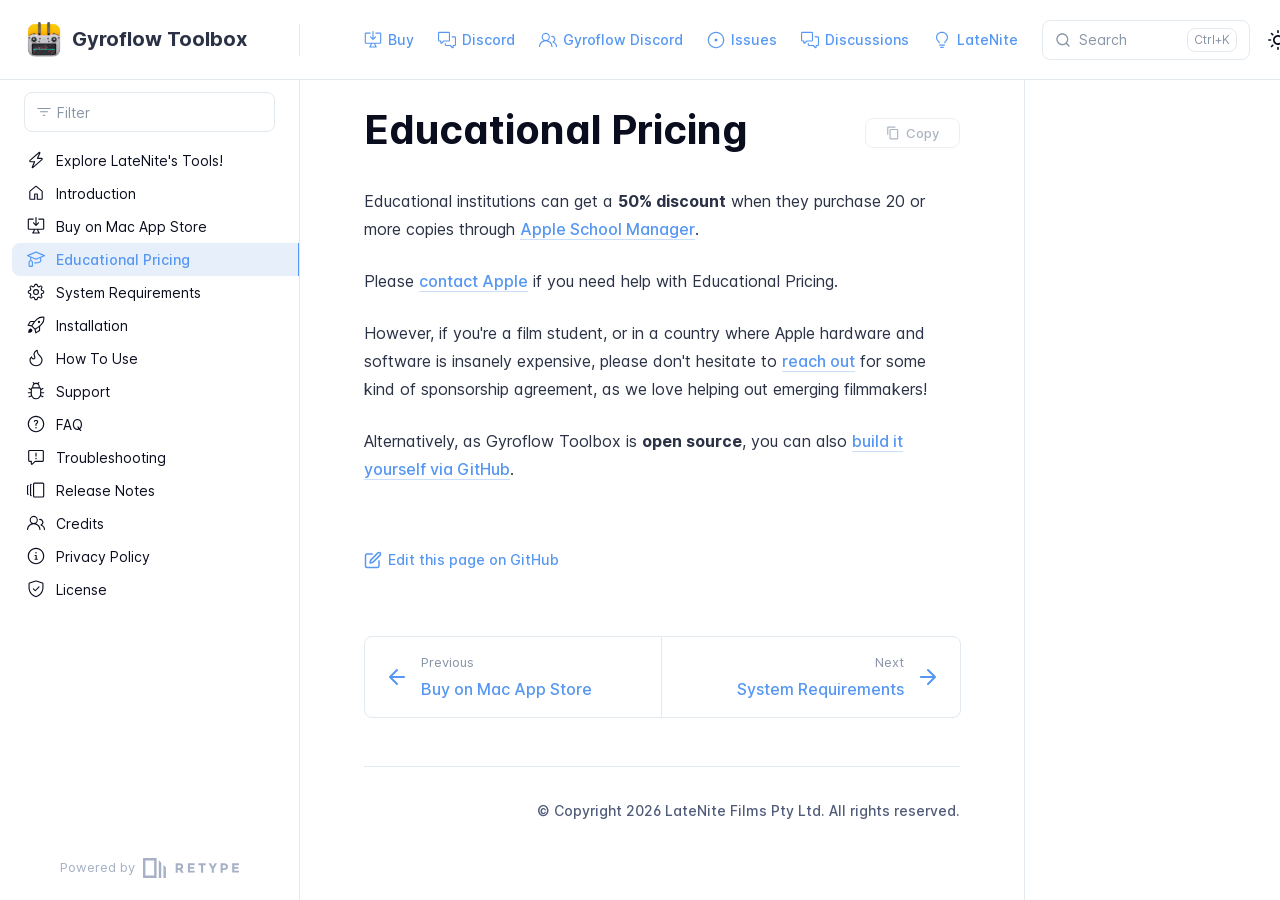
<file: educational/index.html>
<!DOCTYPE html>
<html lang="en" class="h-full">
<head>
    <meta charset="UTF-8">
    <meta name="viewport" content="width=device-width,initial-scale=1">
    <meta name="color-scheme" content="light dark">
    <meta name="turbo-cache-control" content="no-cache" data-turbo-track="reload" data-track-token="4.6.0.837087397743">

    <!-- See retype.com -->
    <meta name="generator" content="Retype 4.6.0">

    <!-- Primary Meta Tags -->
    <title>Educational Pricing</title>
    <meta name="title" content="Educational Pricing">
    <meta name="description" content="Educational institutions can get a 50% discount when they purchase 20 or more copies through Apple School Manager.">

    <!-- Canonical -->
    <link rel="canonical" href="https://gyroflowtoolbox.fcp.cafe/educational/">
    <link rel="sitemap" type="application/xml" title="Sitemap" href="https://gyroflowtoolbox.fcp.cafe/sitemap.xml">

    <!-- Open Graph -->
    <meta property="og:type" content="website">
    <meta property="og:url" content="https://gyroflowtoolbox.fcp.cafe/educational/">
    <meta property="og:title" content="Educational Pricing">
    <meta property="og:description" content="Educational institutions can get a 50% discount when they purchase 20 or more copies through Apple School Manager.">
    <meta property="og:image" content="https://gyroflowtoolbox.fcp.cafe/static/thumbnail.jpg">
    <meta property="og:image:width" content="1200">
    <meta property="og:image:height" content="630">
    <meta property="og:image:alt" content="Educational Pricing">
    <meta property="og:site_name" content="Gyroflow Toolbox">
    <meta property="og:locale" content="en_US">

    <!-- Twitter -->
    <meta name="twitter:card" content="summary_large_image">
    <meta name="twitter:url" content="https://gyroflowtoolbox.fcp.cafe/educational/">
    <meta name="twitter:title" content="Educational Pricing">
    <meta name="twitter:description" content="Educational institutions can get a 50% discount when they purchase 20 or more copies through Apple School Manager.">
    <meta name="twitter:image" content="https://gyroflowtoolbox.fcp.cafe/static/thumbnail.jpg">
    <meta name="twitter:image:alt" content="Educational Pricing">

    <!-- Alternate Markdown -->
    <link rel="alternate" type="text/markdown" href="https://gyroflowtoolbox.fcp.cafe/educational.md">

    <script data-cfasync="false">(function(){var cl=document.documentElement.classList,ls=localStorage.getItem("retype_scheme"),hd=cl.contains("dark"),hl=cl.contains("light"),wm=window.matchMedia&&window.matchMedia("(prefers-color-scheme: dark)").matches;if(ls==="dark"||(!ls&&wm&&!hd&&!hl)){cl.remove("light");cl.add("dark")}else if(ls==="light"||(!ls&&!wm&&!hd&&!hl)){cl.remove("dark");cl.add("light")}})();</script>

    <link id="retype-favicon" rel="icon" href="../static/favicon.ico" />
    <link href="../resources/css/retype.css?v=4.6.0.837087397743" rel="stylesheet">

    <script data-cfasync="false" src="../resources/js/config.js?v=4.6.0.837087397743" data-turbo-eval="false" defer></script>
    <script data-cfasync="false" src="../resources/js/retype.js?v=4.6.0" data-turbo-eval="false" defer></script>
    <script id="lunr-js" data-cfasync="false" src="../resources/js/lunr.js?v=4.6.0.837087397743" data-turbo-eval="false" defer></script>

    <link rel="stylesheet" href="https://cdnjs.cloudflare.com/ajax/libs/font-awesome/4.7.0/css/font-awesome.min.css">
    <style>
        .review {
            text-align: left;
            color: #1956AF;
            border-radius: 10px;
            background-color: #E1EDFF;
            border: 1px solid #1956AF;
            margin-bottom: 20px;
            padding-top: 15px;
            padding-left: 10px;
            padding-right: 10px;
            padding-bottom: 0px;
        }
        html.dark .review {
            background-color: rgb(39 39 39/var(--tw-bg-opacity));
            color: rgb(189 189 189/var(--tw-text-opacity));
        }
        .review p {
            font-size: 11px;
        }
        .review-rating {
            margin-bottom: 5px;
        }
        .fa-star {
            font-size: 20px;
            color: #ccc;
        }
        .fa-star.checked {
            color: orange;
        }
        @media (max-width: 959px) {
            img.rightLogo {
                display: none !important;
            }
        }
    </style>
</head>
<body>
    <div id="retype-app" class="relative text-base antialiased text-base-text bg-base-bg font-body">
    <div class="absolute bottom-0 left-0" style="top: 5rem; right: 50%"></div>

    <header id="retype-header" class="sticky top-0 z-30 flex w-full h-16 bg-header-bg border-b border-header-border md:h-20">
        <div class="container relative flex items-center justify-between pr-6 grow md:justify-start">
            <!-- Mobile menu button skeleton -->
            <button v-cloak class="skeleton retype-mobile-menu-button flex items-center justify-center shrink-0 overflow-hidden dark:text-white focus:outline-hidden rounded-full w-10 h-10 ml-3.5 md:hidden"><svg xmlns="http://www.w3.org/2000/svg" class="mb-px shrink-0" width="24" height="24" viewBox="0 0 24 24" role="presentation" style="margin-bottom: 0px;"><g fill="currentColor"><path d="M2 4h20v2H2zM2 11h20v2H2zM2 18h20v2H2z"></path></g></svg></button>
            <div v-cloak id="retype-sidebar-left-toggle-button"></div>
    
            <!-- Logo -->
            <div class="flex items-center justify-between h-full py-2 md:w-75">
                <div class="flex items-center px-2 md:px-6">
                    <a id="retype-branding-logo" href="https://gyroflowtoolbox.fcp.cafe/" class="flex items-center leading-snug text-xl">
                        <span class="w-10 mr-2 grow-0 shrink-0 overflow-hidden">
                            <img class="max-h-10 md:inline-block" src="../static/logo.png" alt="" width="40" height="40">
                        </span>
                        <span class="dark:text-white font-bold line-clamp-1 md:line-clamp-2">Gyroflow Toolbox</span>
                    </a>
                </div>
    
                <span class="hidden h-8 border-r md:inline-block border-base-border"></span>
            </div>
    
            <div class="flex justify-between md:grow">
                <!-- Top Nav -->
                <nav id="retype-header-nav" class="hidden md:flex">
                    <ul class="flex flex-col mb-4 md:pl-16 md:mb-0 md:flex-row md:items-center">
                        <li class="mr-6">
                            <a class="py-2 md:mb-0 inline-flex items-center text-sm whitespace-nowrap transition-colors duration-200 ease-linear md:text-header-text font-header-text hover:text-header-text-hover" href="../buy/">
                                <svg xmlns="http://www.w3.org/2000/svg" class="block shrink-0 mr-1.5" width="18" height="18" viewBox="0 0 24 24" fill="currentColor" aria-hidden="true" focusable="false">
                                    <path d="M11.25 9.331V.75a.75.75 0 0 1 1.5 0v8.58l1.949-2.11A.75.75 0 1 1 15.8 8.237l-3.25 3.52a.75.75 0 0 1-1.102 0l-3.25-3.52A.75.75 0 1 1 9.3 7.22l1.949 2.111Z"/><path d="M2.5 3.75v11.5c0 .138.112.25.25.25h18.5a.25.25 0 0 0 .25-.25V3.75a.25.25 0 0 0-.25-.25h-5.5a.75.75 0 0 1 0-1.5h5.5c.966 0 1.75.784 1.75 1.75v11.5A1.75 1.75 0 0 1 21.25 17h-6.204c.171 1.375.805 2.652 1.769 3.757A.752.752 0 0 1 16.25 22h-8.5a.75.75 0 0 1-.566-1.243c.965-1.105 1.599-2.382 1.77-3.757H2.75A1.75 1.75 0 0 1 1 15.25V3.75C1 2.784 1.784 2 2.75 2h5.5a.75.75 0 0 1 0 1.5h-5.5a.25.25 0 0 0-.25.25ZM10.463 17c-.126 1.266-.564 2.445-1.223 3.5h5.52c-.66-1.055-1.098-2.234-1.223-3.5Z"/>
                                </svg>
                                <span>Buy</span>
                            </a>
                        </li>
                        <li class="mr-6">
                            <a class="py-2 md:mb-0 inline-flex items-center text-sm whitespace-nowrap transition-colors duration-200 ease-linear md:text-header-text font-header-text hover:text-header-text-hover" href="https://ltnt.tv/discord" target="_blank">
                                <svg xmlns="http://www.w3.org/2000/svg" class="block shrink-0 mr-1.5" width="18" height="18" viewBox="0 0 24 24" fill="currentColor" aria-hidden="true" focusable="false">
                                    <path d="M1.75 1h12.5c.966 0 1.75.784 1.75 1.75v9.5A1.75 1.75 0 0 1 14.25 14H8.061l-2.574 2.573A1.458 1.458 0 0 1 3 15.543V14H1.75A1.75 1.75 0 0 1 0 12.25v-9.5C0 1.784.784 1 1.75 1ZM1.5 2.75v9.5c0 .138.112.25.25.25h2a.75.75 0 0 1 .75.75v2.19l2.72-2.72a.749.749 0 0 1 .53-.22h6.5a.25.25 0 0 0 .25-.25v-9.5a.25.25 0 0 0-.25-.25H1.75a.25.25 0 0 0-.25.25Z"/><path d="M22.5 8.75a.25.25 0 0 0-.25-.25h-3.5a.75.75 0 0 1 0-1.5h3.5c.966 0 1.75.784 1.75 1.75v9.5A1.75 1.75 0 0 1 22.25 20H21v1.543a1.457 1.457 0 0 1-2.487 1.03L15.939 20H10.75A1.75 1.75 0 0 1 9 18.25v-1.465a.75.75 0 0 1 1.5 0v1.465c0 .138.112.25.25.25h5.5a.75.75 0 0 1 .53.22l2.72 2.72v-2.19a.75.75 0 0 1 .75-.75h2a.25.25 0 0 0 .25-.25v-9.5Z"/>
                                </svg>
                                <span>Discord</span>
                            </a>
                        </li>
                        <li class="mr-6">
                            <a class="py-2 md:mb-0 inline-flex items-center text-sm whitespace-nowrap transition-colors duration-200 ease-linear md:text-header-text font-header-text hover:text-header-text-hover" href="https://discord.gg/BBJ2UVAr2D" target="_blank">
                                <svg xmlns="http://www.w3.org/2000/svg" class="block shrink-0 mr-1.5" width="18" height="18" viewBox="0 0 24 24" fill="currentColor" aria-hidden="true" focusable="false">
                                    <path d="M3.5 8a5.5 5.5 0 1 1 8.596 4.547 9.005 9.005 0 0 1 5.9 8.18.751.751 0 0 1-1.5.045 7.5 7.5 0 0 0-14.993 0 .75.75 0 0 1-1.499-.044 9.005 9.005 0 0 1 5.9-8.181A5.496 5.496 0 0 1 3.5 8ZM9 4a4 4 0 1 0 0 8 4 4 0 0 0 0-8Zm8.29 4c-.148 0-.292.01-.434.03a.75.75 0 1 1-.212-1.484 4.53 4.53 0 0 1 3.38 8.097 6.69 6.69 0 0 1 3.956 6.107.75.75 0 0 1-1.5 0 5.193 5.193 0 0 0-3.696-4.972l-.534-.16v-1.676l.41-.209A3.03 3.03 0 0 0 17.29 8Z"/>
                                </svg>
                                <span>Gyroflow Discord</span>
                            </a>
                        </li>
                        <li class="mr-6">
                            <a class="py-2 md:mb-0 inline-flex items-center text-sm whitespace-nowrap transition-colors duration-200 ease-linear md:text-header-text font-header-text hover:text-header-text-hover" href="https://github.com/latenitefilms/gyroflowtoolbox/issues" target="_blank">
                                <svg xmlns="http://www.w3.org/2000/svg" class="block shrink-0 mr-1.5" width="18" height="18" viewBox="0 0 24 24" fill="currentColor" aria-hidden="true" focusable="false">
                                    <path d="M12 1c6.075 0 11 4.925 11 11s-4.925 11-11 11S1 18.075 1 12 5.925 1 12 1ZM2.5 12a9.5 9.5 0 0 0 9.5 9.5 9.5 9.5 0 0 0 9.5-9.5A9.5 9.5 0 0 0 12 2.5 9.5 9.5 0 0 0 2.5 12Zm9.5 2a2 2 0 1 1-.001-3.999A2 2 0 0 1 12 14Z"/>
                                </svg>
                                <span>Issues</span>
                            </a>
                        </li>
                        <li class="mr-6">
                            <a class="py-2 md:mb-0 inline-flex items-center text-sm whitespace-nowrap transition-colors duration-200 ease-linear md:text-header-text font-header-text hover:text-header-text-hover" href="https://github.com/latenitefilms/gyroflowtoolbox/discussions" target="_blank">
                                <svg xmlns="http://www.w3.org/2000/svg" class="block shrink-0 mr-1.5" width="18" height="18" viewBox="0 0 24 24" fill="currentColor" aria-hidden="true" focusable="false">
                                    <path d="M1.75 1h12.5c.966 0 1.75.784 1.75 1.75v9.5A1.75 1.75 0 0 1 14.25 14H8.061l-2.574 2.573A1.458 1.458 0 0 1 3 15.543V14H1.75A1.75 1.75 0 0 1 0 12.25v-9.5C0 1.784.784 1 1.75 1ZM1.5 2.75v9.5c0 .138.112.25.25.25h2a.75.75 0 0 1 .75.75v2.19l2.72-2.72a.749.749 0 0 1 .53-.22h6.5a.25.25 0 0 0 .25-.25v-9.5a.25.25 0 0 0-.25-.25H1.75a.25.25 0 0 0-.25.25Z"/><path d="M22.5 8.75a.25.25 0 0 0-.25-.25h-3.5a.75.75 0 0 1 0-1.5h3.5c.966 0 1.75.784 1.75 1.75v9.5A1.75 1.75 0 0 1 22.25 20H21v1.543a1.457 1.457 0 0 1-2.487 1.03L15.939 20H10.75A1.75 1.75 0 0 1 9 18.25v-1.465a.75.75 0 0 1 1.5 0v1.465c0 .138.112.25.25.25h5.5a.75.75 0 0 1 .53.22l2.72 2.72v-2.19a.75.75 0 0 1 .75-.75h2a.25.25 0 0 0 .25-.25v-9.5Z"/>
                                </svg>
                                <span>Discussions</span>
                            </a>
                        </li>
                        <li class="mr-6">
                            <a class="py-2 md:mb-0 inline-flex items-center text-sm whitespace-nowrap transition-colors duration-200 ease-linear md:text-header-text font-header-text hover:text-header-text-hover" href="https://fcp.cafe/latenite/" target="_blank">
                                <svg xmlns="http://www.w3.org/2000/svg" class="block shrink-0 mr-1.5" width="18" height="18" viewBox="0 0 24 24" fill="currentColor" aria-hidden="true" focusable="false">
                                    <path d="M12 2.5c-3.81 0-6.5 2.743-6.5 6.119 0 1.536.632 2.572 1.425 3.56.172.215.347.422.527.635l.096.112c.21.25.427.508.63.774.404.531.783 1.128.995 1.834a.75.75 0 0 1-1.436.432c-.138-.46-.397-.89-.753-1.357a18.111 18.111 0 0 0-.582-.714l-.092-.11c-.18-.212-.37-.436-.555-.667C4.87 12.016 4 10.651 4 8.618 4 4.363 7.415 1 12 1s8 3.362 8 7.619c0 2.032-.87 3.397-1.755 4.5-.185.23-.375.454-.555.667l-.092.109c-.21.248-.405.481-.582.714-.356.467-.615.898-.753 1.357a.751.751 0 0 1-1.437-.432c.213-.706.592-1.303.997-1.834.202-.266.419-.524.63-.774l.095-.112c.18-.213.355-.42.527-.634.793-.99 1.425-2.025 1.425-3.561C18.5 5.243 15.81 2.5 12 2.5ZM8.75 18h6.5a.75.75 0 0 1 0 1.5h-6.5a.75.75 0 0 1 0-1.5Zm.75 3.75a.75.75 0 0 1 .75-.75h3.5a.75.75 0 0 1 0 1.5h-3.5a.75.75 0 0 1-.75-.75Z"/>
                                </svg>
                                <span>LateNite</span>
                            </a>
                        </li>
    
                    </ul>
                </nav>
    
                <div v-cloak class="flex justify-end grow">
                    <div id="retype-mobile-search-button"></div>
                    <doc-search-desktop></doc-search-desktop>
    
                    <doc-theme-switch class="lg:ml-2"></doc-theme-switch>
                    <doc-history></doc-history>
                </div>
            </div>
        </div>
    </header>


    <div id="retype-container" class="container relative flex bg-white">
        <!-- Sidebar Skeleton -->
        <div v-cloak class="fixed flex flex-col shrink-0 duration-300 ease-in-out bg-sidebar-left-bg border-sidebar-left-border sidebar top-20 w-75 border-r h-screen md:sticky transition-transform skeleton">
        
            <div class="flex items-center h-16 px-6">
                <input id="retype-filter-input-mock" class="w-full h-10 pl-8 px-3 py-2 transition-colors duration-200 ease-linear bg-filter-bg border border-filter-border rounded-lg shadow-none md:text-sm hover:border-filter-border-hover focus:outline-hidden focus:border-filter-border-focus placeholder-filter-placeholder" type="text">
            </div>
        
            <div class="pl-6 mt-1 mb-4">
                <div class="w-32 h-3 mb-4 bg-skeleton-bg rounded-full loading"></div>
                <div class="w-48 h-3 mb-4 bg-skeleton-bg rounded-full loading"></div>
                <div class="w-40 h-3 mb-4 bg-skeleton-bg rounded-full loading"></div>
                <div class="w-32 h-3 mb-4 bg-skeleton-bg rounded-full loading"></div>
                <div class="w-48 h-3 mb-4 bg-skeleton-bg rounded-full loading"></div>
                <div class="w-40 h-3 mb-4 bg-skeleton-bg rounded-full loading"></div>
            </div>
        
            <div class="shrink-0 mt-auto bg-transparent dark:border-base-border">
                <a class="flex items-center justify-center flex-nowrap h-16 text-gray-350 dark:text-dark-400 hover:text-gray-600 dark:hover:text-dark-300 transition-colors duration-150 ease-in docs-powered-by" target="_blank" href="https://retype.com/" rel="noopener">
                    <span class="text-xs whitespace-nowrap">Powered by</span>
                    <svg xmlns="http://www.w3.org/2000/svg" class="ml-2" fill="currentColor" width="96" height="20" overflow="visible"><path d="M0 0v20h13.59V0H0zm11.15 17.54H2.44V2.46h8.71v15.08zM15.8 20h2.44V4.67L15.8 2.22zM20.45 6.89V20h2.44V9.34z"/><g><path d="M40.16 8.44c0 1.49-.59 2.45-1.75 2.88l2.34 3.32h-2.53l-2.04-2.96h-1.43v2.96h-2.06V5.36h3.5c1.43 0 2.46.24 3.07.73s.9 1.27.9 2.35zm-2.48 1.1c.26-.23.38-.59.38-1.09 0-.5-.13-.84-.4-1.03s-.73-.28-1.39-.28h-1.54v2.75h1.5c.72 0 1.2-.12 1.45-.35zM51.56 5.36V7.2h-4.59v1.91h4.13v1.76h-4.13v1.92h4.74v1.83h-6.79V5.36h6.64zM60.09 7.15v7.48h-2.06V7.15h-2.61V5.36h7.28v1.79h-2.61zM70.81 14.64h-2.06v-3.66l-3.19-5.61h2.23l1.99 3.45 1.99-3.45H74l-3.19 5.61v3.66zM83.99 6.19c.65.55.97 1.4.97 2.55s-.33 1.98-1 2.51-1.68.8-3.04.8h-1.23v2.59h-2.06V5.36h3.26c1.42 0 2.45.28 3.1.83zm-1.51 3.65c.25-.28.37-.69.37-1.22s-.16-.92-.48-1.14c-.32-.23-.82-.34-1.5-.34H79.7v3.12h1.38c.68 0 1.15-.14 1.4-.42zM95.85 5.36V7.2h-4.59v1.91h4.13v1.76h-4.13v1.92H96v1.83h-6.79V5.36h6.64z"/></g></svg>
                </a>
            </div>
        </div>
        
        <!-- Sidebar component -->
        <doc-sidebar v-cloak>
            <template #sidebar-footer>
                <div class="shrink-0 mt-auto border-t md:bg-transparent md:border-none dark:border-base-border">
        
                    <div class="py-3 px-6 md:hidden border-b dark:border-base-border">
                        <nav>
                            <ul class="flex flex-wrap justify-center items-center">
                                <li class="mr-6">
                                    <a class="block py-1 inline-flex items-center text-sm whitespace-nowrap transition-colors duration-200 ease-linear md:text-header-text font-header-text hover:text-header-text-hover" href="../buy/">
                                        <svg xmlns="http://www.w3.org/2000/svg" class="block shrink-0 mr-1.5" width="18" height="18" viewBox="0 0 24 24" fill="currentColor" aria-hidden="true" focusable="false">
                                            <path d="M11.25 9.331V.75a.75.75 0 0 1 1.5 0v8.58l1.949-2.11A.75.75 0 1 1 15.8 8.237l-3.25 3.52a.75.75 0 0 1-1.102 0l-3.25-3.52A.75.75 0 1 1 9.3 7.22l1.949 2.111Z"/><path d="M2.5 3.75v11.5c0 .138.112.25.25.25h18.5a.25.25 0 0 0 .25-.25V3.75a.25.25 0 0 0-.25-.25h-5.5a.75.75 0 0 1 0-1.5h5.5c.966 0 1.75.784 1.75 1.75v11.5A1.75 1.75 0 0 1 21.25 17h-6.204c.171 1.375.805 2.652 1.769 3.757A.752.752 0 0 1 16.25 22h-8.5a.75.75 0 0 1-.566-1.243c.965-1.105 1.599-2.382 1.77-3.757H2.75A1.75 1.75 0 0 1 1 15.25V3.75C1 2.784 1.784 2 2.75 2h5.5a.75.75 0 0 1 0 1.5h-5.5a.25.25 0 0 0-.25.25ZM10.463 17c-.126 1.266-.564 2.445-1.223 3.5h5.52c-.66-1.055-1.098-2.234-1.223-3.5Z"/>
                                        </svg>
                                        <span>Buy</span>
                                    </a>
                                </li>
                                <li class="mr-6">
                                    <a class="block py-1 inline-flex items-center text-sm whitespace-nowrap transition-colors duration-200 ease-linear md:text-header-text font-header-text hover:text-header-text-hover" href="https://ltnt.tv/discord" target="_blank">
                                        <svg xmlns="http://www.w3.org/2000/svg" class="block shrink-0 mr-1.5" width="18" height="18" viewBox="0 0 24 24" fill="currentColor" aria-hidden="true" focusable="false">
                                            <path d="M1.75 1h12.5c.966 0 1.75.784 1.75 1.75v9.5A1.75 1.75 0 0 1 14.25 14H8.061l-2.574 2.573A1.458 1.458 0 0 1 3 15.543V14H1.75A1.75 1.75 0 0 1 0 12.25v-9.5C0 1.784.784 1 1.75 1ZM1.5 2.75v9.5c0 .138.112.25.25.25h2a.75.75 0 0 1 .75.75v2.19l2.72-2.72a.749.749 0 0 1 .53-.22h6.5a.25.25 0 0 0 .25-.25v-9.5a.25.25 0 0 0-.25-.25H1.75a.25.25 0 0 0-.25.25Z"/><path d="M22.5 8.75a.25.25 0 0 0-.25-.25h-3.5a.75.75 0 0 1 0-1.5h3.5c.966 0 1.75.784 1.75 1.75v9.5A1.75 1.75 0 0 1 22.25 20H21v1.543a1.457 1.457 0 0 1-2.487 1.03L15.939 20H10.75A1.75 1.75 0 0 1 9 18.25v-1.465a.75.75 0 0 1 1.5 0v1.465c0 .138.112.25.25.25h5.5a.75.75 0 0 1 .53.22l2.72 2.72v-2.19a.75.75 0 0 1 .75-.75h2a.25.25 0 0 0 .25-.25v-9.5Z"/>
                                        </svg>
                                        <span>Discord</span>
                                    </a>
                                </li>
                                <li class="mr-6">
                                    <a class="block py-1 inline-flex items-center text-sm whitespace-nowrap transition-colors duration-200 ease-linear md:text-header-text font-header-text hover:text-header-text-hover" href="https://discord.gg/BBJ2UVAr2D" target="_blank">
                                        <svg xmlns="http://www.w3.org/2000/svg" class="block shrink-0 mr-1.5" width="18" height="18" viewBox="0 0 24 24" fill="currentColor" aria-hidden="true" focusable="false">
                                            <path d="M3.5 8a5.5 5.5 0 1 1 8.596 4.547 9.005 9.005 0 0 1 5.9 8.18.751.751 0 0 1-1.5.045 7.5 7.5 0 0 0-14.993 0 .75.75 0 0 1-1.499-.044 9.005 9.005 0 0 1 5.9-8.181A5.496 5.496 0 0 1 3.5 8ZM9 4a4 4 0 1 0 0 8 4 4 0 0 0 0-8Zm8.29 4c-.148 0-.292.01-.434.03a.75.75 0 1 1-.212-1.484 4.53 4.53 0 0 1 3.38 8.097 6.69 6.69 0 0 1 3.956 6.107.75.75 0 0 1-1.5 0 5.193 5.193 0 0 0-3.696-4.972l-.534-.16v-1.676l.41-.209A3.03 3.03 0 0 0 17.29 8Z"/>
                                        </svg>
                                        <span>Gyroflow Discord</span>
                                    </a>
                                </li>
                                <li class="mr-6">
                                    <a class="block py-1 inline-flex items-center text-sm whitespace-nowrap transition-colors duration-200 ease-linear md:text-header-text font-header-text hover:text-header-text-hover" href="https://github.com/latenitefilms/gyroflowtoolbox/issues" target="_blank">
                                        <svg xmlns="http://www.w3.org/2000/svg" class="block shrink-0 mr-1.5" width="18" height="18" viewBox="0 0 24 24" fill="currentColor" aria-hidden="true" focusable="false">
                                            <path d="M12 1c6.075 0 11 4.925 11 11s-4.925 11-11 11S1 18.075 1 12 5.925 1 12 1ZM2.5 12a9.5 9.5 0 0 0 9.5 9.5 9.5 9.5 0 0 0 9.5-9.5A9.5 9.5 0 0 0 12 2.5 9.5 9.5 0 0 0 2.5 12Zm9.5 2a2 2 0 1 1-.001-3.999A2 2 0 0 1 12 14Z"/>
                                        </svg>
                                        <span>Issues</span>
                                    </a>
                                </li>
                                <li class="mr-6">
                                    <a class="block py-1 inline-flex items-center text-sm whitespace-nowrap transition-colors duration-200 ease-linear md:text-header-text font-header-text hover:text-header-text-hover" href="https://github.com/latenitefilms/gyroflowtoolbox/discussions" target="_blank">
                                        <svg xmlns="http://www.w3.org/2000/svg" class="block shrink-0 mr-1.5" width="18" height="18" viewBox="0 0 24 24" fill="currentColor" aria-hidden="true" focusable="false">
                                            <path d="M1.75 1h12.5c.966 0 1.75.784 1.75 1.75v9.5A1.75 1.75 0 0 1 14.25 14H8.061l-2.574 2.573A1.458 1.458 0 0 1 3 15.543V14H1.75A1.75 1.75 0 0 1 0 12.25v-9.5C0 1.784.784 1 1.75 1ZM1.5 2.75v9.5c0 .138.112.25.25.25h2a.75.75 0 0 1 .75.75v2.19l2.72-2.72a.749.749 0 0 1 .53-.22h6.5a.25.25 0 0 0 .25-.25v-9.5a.25.25 0 0 0-.25-.25H1.75a.25.25 0 0 0-.25.25Z"/><path d="M22.5 8.75a.25.25 0 0 0-.25-.25h-3.5a.75.75 0 0 1 0-1.5h3.5c.966 0 1.75.784 1.75 1.75v9.5A1.75 1.75 0 0 1 22.25 20H21v1.543a1.457 1.457 0 0 1-2.487 1.03L15.939 20H10.75A1.75 1.75 0 0 1 9 18.25v-1.465a.75.75 0 0 1 1.5 0v1.465c0 .138.112.25.25.25h5.5a.75.75 0 0 1 .53.22l2.72 2.72v-2.19a.75.75 0 0 1 .75-.75h2a.25.25 0 0 0 .25-.25v-9.5Z"/>
                                        </svg>
                                        <span>Discussions</span>
                                    </a>
                                </li>
                                <li class="mr-6">
                                    <a class="block py-1 inline-flex items-center text-sm whitespace-nowrap transition-colors duration-200 ease-linear md:text-header-text font-header-text hover:text-header-text-hover" href="https://fcp.cafe/latenite/" target="_blank">
                                        <svg xmlns="http://www.w3.org/2000/svg" class="block shrink-0 mr-1.5" width="18" height="18" viewBox="0 0 24 24" fill="currentColor" aria-hidden="true" focusable="false">
                                            <path d="M12 2.5c-3.81 0-6.5 2.743-6.5 6.119 0 1.536.632 2.572 1.425 3.56.172.215.347.422.527.635l.096.112c.21.25.427.508.63.774.404.531.783 1.128.995 1.834a.75.75 0 0 1-1.436.432c-.138-.46-.397-.89-.753-1.357a18.111 18.111 0 0 0-.582-.714l-.092-.11c-.18-.212-.37-.436-.555-.667C4.87 12.016 4 10.651 4 8.618 4 4.363 7.415 1 12 1s8 3.362 8 7.619c0 2.032-.87 3.397-1.755 4.5-.185.23-.375.454-.555.667l-.092.109c-.21.248-.405.481-.582.714-.356.467-.615.898-.753 1.357a.751.751 0 0 1-1.437-.432c.213-.706.592-1.303.997-1.834.202-.266.419-.524.63-.774l.095-.112c.18-.213.355-.42.527-.634.793-.99 1.425-2.025 1.425-3.561C18.5 5.243 15.81 2.5 12 2.5ZM8.75 18h6.5a.75.75 0 0 1 0 1.5h-6.5a.75.75 0 0 1 0-1.5Zm.75 3.75a.75.75 0 0 1 .75-.75h3.5a.75.75 0 0 1 0 1.5h-3.5a.75.75 0 0 1-.75-.75Z"/>
                                        </svg>
                                        <span>LateNite</span>
                                    </a>
                                </li>
        
                            </ul>
                        </nav>
                    </div>
        
                    <a class="flex items-center justify-center flex-nowrap h-16 text-gray-350 dark:text-dark-400 hover:text-gray-600 dark:hover:text-dark-300 transition-colors duration-150 ease-in docs-powered-by" target="_blank" href="https://retype.com/" rel="noopener">
                        <span class="text-xs whitespace-nowrap">Powered by</span>
                        <svg xmlns="http://www.w3.org/2000/svg" class="ml-2" fill="currentColor" width="96" height="20" overflow="visible"><path d="M0 0v20h13.59V0H0zm11.15 17.54H2.44V2.46h8.71v15.08zM15.8 20h2.44V4.67L15.8 2.22zM20.45 6.89V20h2.44V9.34z"/><g><path d="M40.16 8.44c0 1.49-.59 2.45-1.75 2.88l2.34 3.32h-2.53l-2.04-2.96h-1.43v2.96h-2.06V5.36h3.5c1.43 0 2.46.24 3.07.73s.9 1.27.9 2.35zm-2.48 1.1c.26-.23.38-.59.38-1.09 0-.5-.13-.84-.4-1.03s-.73-.28-1.39-.28h-1.54v2.75h1.5c.72 0 1.2-.12 1.45-.35zM51.56 5.36V7.2h-4.59v1.91h4.13v1.76h-4.13v1.92h4.74v1.83h-6.79V5.36h6.64zM60.09 7.15v7.48h-2.06V7.15h-2.61V5.36h7.28v1.79h-2.61zM70.81 14.64h-2.06v-3.66l-3.19-5.61h2.23l1.99 3.45 1.99-3.45H74l-3.19 5.61v3.66zM83.99 6.19c.65.55.97 1.4.97 2.55s-.33 1.98-1 2.51-1.68.8-3.04.8h-1.23v2.59h-2.06V5.36h3.26c1.42 0 2.45.28 3.1.83zm-1.51 3.65c.25-.28.37-.69.37-1.22s-.16-.92-.48-1.14c-.32-.23-.82-.34-1.5-.34H79.7v3.12h1.38c.68 0 1.15-.14 1.4-.42zM95.85 5.36V7.2h-4.59v1.91h4.13v1.76h-4.13v1.92H96v1.83h-6.79V5.36h6.64z"/></g></svg>
                    </a>
                </div>
            </template>
        </doc-sidebar>

        <div class="grow min-w-0 bg-body-bg">
            <!-- Render "toolbar" template here on api pages --><!-- Render page content -->
<div class="flex">
    <div id="retype-main" class="min-w-0 p-4 grow md:px-16">
        <main class="relative pb-12 lg:pt-2">
            <div class="relative retype-markdown" id="retype-content">
                <!-- Rendered if sidebar right is enabled -->
                <div id="retype-sidebar-right-toggle"></div>
                <doc-page-actions></doc-page-actions>

                <!-- Page content  -->
<h1 id="educational-pricing">Educational Pricing</h1>
<p>Educational institutions can get a <strong>50% discount</strong> when they purchase 20 or more copies through <a href="https://support.apple.com/en-au/guide/apple-school-manager/welcome/web">Apple School Manager</a>.</p>
<p>Please <a href="https://support.apple.com/contact">contact Apple</a> if you need help with Educational Pricing.</p>
<p>However, if you&#x27;re a film student, or in a country where Apple hardware and software is insanely expensive, please don&#x27;t hesitate to <a href="../support/">reach out</a> for some kind of sponsorship agreement, as we love helping out emerging filmmakers!</p>
<p>Alternatively, as Gyroflow Toolbox is <strong>open source</strong>, you can also <a href="https://github.com/latenitefilms/GyroflowToolbox">build it yourself via GitHub</a>.</p>

                
                <!-- Required only on API pages -->
                <doc-toolbar-member-filter-no-results></doc-toolbar-member-filter-no-results>
            </div>
            <footer id="retype-content-footer" class="clear-both">
                <div class="flex flex-wrap items-center gap-x-4 gap-y-2 mt-14">
                    <a id="retype-edit-this-page" class="my-2.5 inline-flex items-center text-sm whitespace-nowrap text-body-link font-body-link hover:text-body-link-hover hover:underline" href="https://github.com/latenitefilms/GyroflowToolbox/blob/main/docs/educational.md" target="_blank" rel="noopener">
                        <svg class="mr-1.5" xmlns="http://www.w3.org/2000/svg" width="18" height="18" viewBox="0 0 24 24" fill="currentColor" overflow="visible"><path d="M20 12c-.55 0-1 .45-1 1v7c0 .55-.45 1-1 1H4c-.55 0-1-.45-1-1V6c0-.55.45-1 1-1h7c.55 0 1-.45 1-1s-.45-1-1-1H4C2.35 3 1 4.35 1 6v14c0 1.65 1.35 3 3 3h14c1.65 0 3-1.35 3-3v-7c0-.55-.45-1-1-1z" /><path d="M22.21 1.79c-1.18-1.18-3.24-1.18-4.41 0l-9.5 9.5c-.13.13-.22.29-.26.46l-1 4c-.08.34.01.7.26.95.18.2.44.3.7.3.08 0 .16-.01.24-.03l4-1c.18-.04.34-.13.46-.26l9.5-9.5c1.22-1.22 1.22-3.2.01-4.42zm-1.42 3l-9.3 9.3-2.11.53.53-2.11 9.3-9.3c.42-.42 1.16-.42 1.59 0 .43.43.43 1.15-.01 1.58z" /><path fill="none" d="M0 0h24v24H0z" /></svg>
                        <span>Edit this page on GitHub</span>
                    </a>
                </div>
            
                <nav id="retype-nextprev" class="print:hidden flex mt-14">
                    <div class="w-1/2">
                        <a class="px-5 py-4 h-full flex items-center break-normal font-medium text-body-link border border-base-border hover:border-base-border-hover rounded-l-lg transition-colors duration-150 relative hover:z-5" href="../buy/">
                            <svg xmlns="http://www.w3.org/2000/svg" class="mr-3" width="24" height="24" viewBox="0 0 24 24" fill="currentColor" overflow="visible"><path d="M19 11H7.41l5.29-5.29a.996.996 0 10-1.41-1.41l-7 7a1 1 0 000 1.42l7 7a1.024 1.024 0 001.42-.01.996.996 0 000-1.41L7.41 13H19c.55 0 1-.45 1-1s-.45-1-1-1z" /><path fill="none" d="M0 0h24v24H0z" /></svg>
                            <span>
                                <span class="block text-xs font-normal text-base-text-muted">Previous</span>
                                <span class="block mt-1">Buy on Mac App Store</span>
                            </span>
                        </a>
                    </div>
            
                    <div class="w-1/2">
                        <a class="px-5 py-4 -mx-px h-full flex items-center justify-end break-normal font-medium text-body-link border border-base-border hover:border-base-border-hover rounded-r-lg transition-colors duration-150 relative hover:z-5" href="../system-requirements/">
                            <span>
                                <span class="block text-xs font-normal text-right text-base-text-muted">Next</span>
                                <span class="block mt-1">System Requirements</span>
                            </span>
                            <svg xmlns="http://www.w3.org/2000/svg" class="ml-3" width="24" height="24" viewBox="0 0 24 24" fill="currentColor" overflow="visible"><path d="M19.92 12.38a1 1 0 00-.22-1.09l-7-7a.996.996 0 10-1.41 1.41l5.3 5.3H5c-.55 0-1 .45-1 1s.45 1 1 1h11.59l-5.29 5.29a.996.996 0 000 1.41c.19.2.44.3.7.3s.51-.1.71-.29l7-7c.09-.09.16-.21.21-.33z" /><path fill="none" d="M0 0h24v24H0z" /></svg>
                        </a>
                    </div>
                </nav>
            </footer>
        </main>

        <div id="retype-page-footer" class="print:border-none border-t border-base-border pt-6 mb-8">
            <footer class="flex flex-wrap items-center justify-between print:justify-center">
                <div id="retype-footer-links" class="print:hidden">
                    <ul class="flex flex-wrap items-center text-sm">
                    </ul>
                </div>
                <div id="retype-copyright" class="print:justify-center py-2 text-footer-text font-footer-link text-sm leading-relaxed"><p>© Copyright 2026 LateNite Films Pty Ltd. All rights reserved.</p></div>
            </footer>
        </div>
    </div>

    <!-- Rendered if sidebar right is enabled -->
    <!-- Sidebar right skeleton-->
    <div v-cloak class="fixed top-0 bottom-0 right-0 translate-x-full bg-sidebar-right-bg border-sidebar-right-border lg:sticky lg:border-l lg:shrink-0 lg:pt-6 lg:translate-x-0 sm:w-1/2 lg:w-64 lg:z-0 md:w-104 sidebar-right skeleton">
        <div class="pl-5">
            <div class="w-32 h-3 mb-4 bg-skeleton-bg rounded-full loading"></div>
            <div class="w-48 h-3 mb-4 bg-skeleton-bg rounded-full loading"></div>
            <div class="w-40 h-3 mb-4 bg-skeleton-bg rounded-full loading"></div>
        </div>
    </div>

    <!-- User should be able to hide sidebar right -->
    <doc-sidebar-right v-cloak></doc-sidebar-right>
</div>

        </div>
    </div>

    <doc-search-mobile></doc-search-mobile>
    <doc-back-to-top></doc-back-to-top>
</div>


    <div id="retype-overlay-target"></div>

        <script data-cfasync="false">window.__DOCS__ = { "title": "Educational Pricing", level: 1, icon: "file", hasPrism: false, hasInstagram: false, hasMermaid: false, hasMath: false, tocDepth: 23, "md": "/educational.md" }</script>
</body>
</html>
</file>
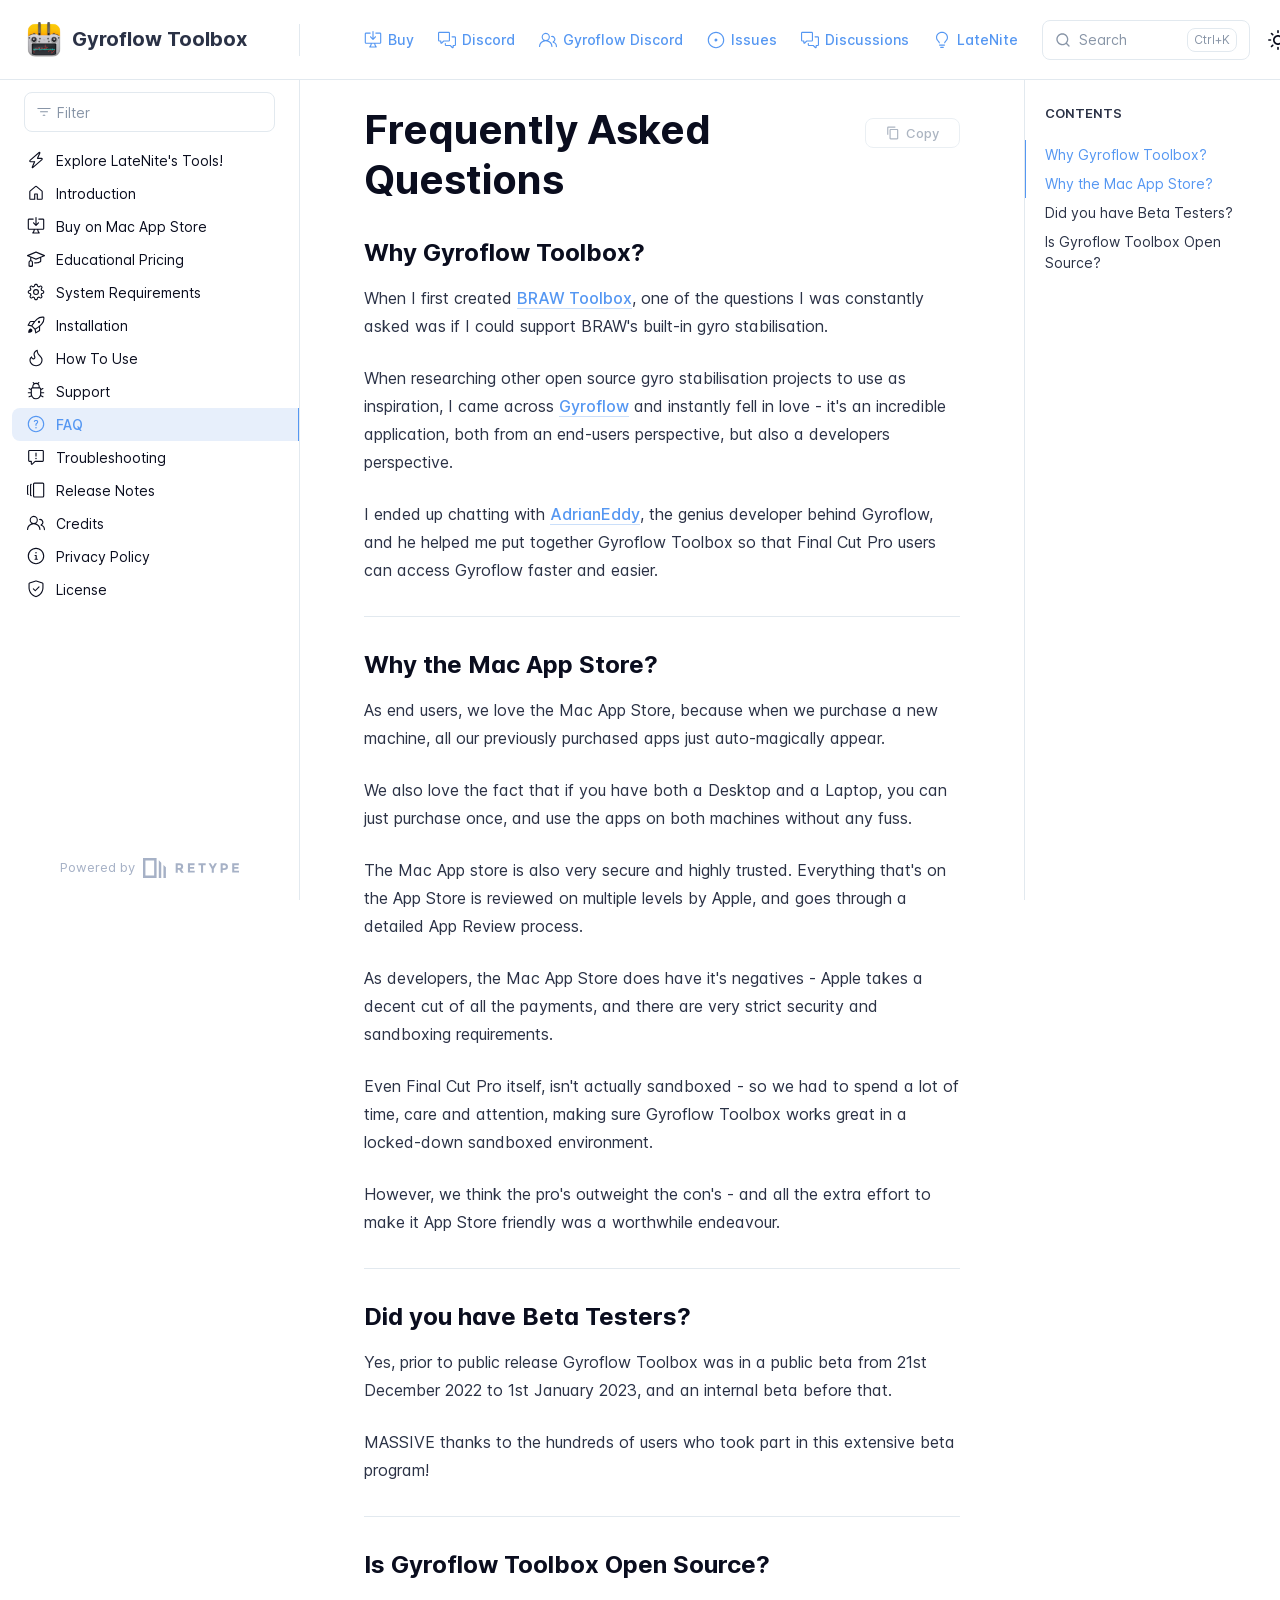
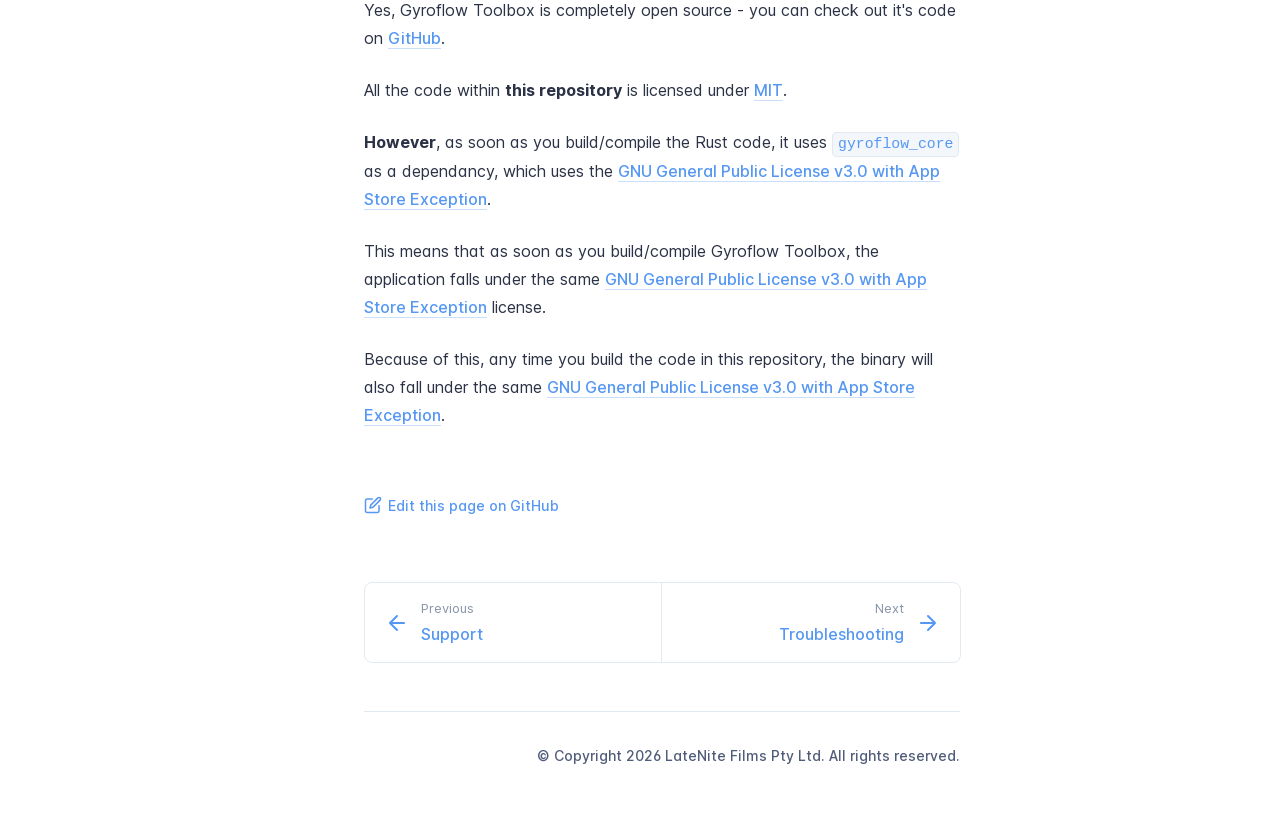
<file: faq/index.html>
<!DOCTYPE html>
<html lang="en" class="h-full">
<head>
    <meta charset="UTF-8">
    <meta name="viewport" content="width=device-width,initial-scale=1">
    <meta name="color-scheme" content="light dark">
    <meta name="turbo-cache-control" content="no-cache" data-turbo-track="reload" data-track-token="4.6.0.837087397743">

    <!-- See retype.com -->
    <meta name="generator" content="Retype 4.6.0">

    <!-- Primary Meta Tags -->
    <title>Frequently Asked Questions</title>
    <meta name="title" content="Frequently Asked Questions">
    <meta name="description" content="When I first created BRAW Toolbox, one of the questions I was constantly asked was if I could support BRAW's built-in gyro stabilisation.">

    <!-- Canonical -->
    <link rel="canonical" href="https://gyroflowtoolbox.fcp.cafe/faq/">
    <link rel="sitemap" type="application/xml" title="Sitemap" href="https://gyroflowtoolbox.fcp.cafe/sitemap.xml">

    <!-- Open Graph -->
    <meta property="og:type" content="website">
    <meta property="og:url" content="https://gyroflowtoolbox.fcp.cafe/faq/">
    <meta property="og:title" content="Frequently Asked Questions">
    <meta property="og:description" content="When I first created BRAW Toolbox, one of the questions I was constantly asked was if I could support BRAW's built-in gyro stabilisation.">
    <meta property="og:image" content="https://gyroflowtoolbox.fcp.cafe/static/thumbnail.jpg">
    <meta property="og:image:width" content="1200">
    <meta property="og:image:height" content="630">
    <meta property="og:image:alt" content="Frequently Asked Questions">
    <meta property="og:site_name" content="Gyroflow Toolbox">
    <meta property="og:locale" content="en_US">

    <!-- Twitter -->
    <meta name="twitter:card" content="summary_large_image">
    <meta name="twitter:url" content="https://gyroflowtoolbox.fcp.cafe/faq/">
    <meta name="twitter:title" content="Frequently Asked Questions">
    <meta name="twitter:description" content="When I first created BRAW Toolbox, one of the questions I was constantly asked was if I could support BRAW's built-in gyro stabilisation.">
    <meta name="twitter:image" content="https://gyroflowtoolbox.fcp.cafe/static/thumbnail.jpg">
    <meta name="twitter:image:alt" content="Frequently Asked Questions">

    <!-- Alternate Markdown -->
    <link rel="alternate" type="text/markdown" href="https://gyroflowtoolbox.fcp.cafe/faq.md">

    <script data-cfasync="false">(function(){var cl=document.documentElement.classList,ls=localStorage.getItem("retype_scheme"),hd=cl.contains("dark"),hl=cl.contains("light"),wm=window.matchMedia&&window.matchMedia("(prefers-color-scheme: dark)").matches;if(ls==="dark"||(!ls&&wm&&!hd&&!hl)){cl.remove("light");cl.add("dark")}else if(ls==="light"||(!ls&&!wm&&!hd&&!hl)){cl.remove("dark");cl.add("light")}})();</script>

    <link id="retype-favicon" rel="icon" href="../static/favicon.ico" />
    <link href="../resources/css/retype.css?v=4.6.0.837087397743" rel="stylesheet">

    <script data-cfasync="false" src="../resources/js/config.js?v=4.6.0.837087397743" data-turbo-eval="false" defer></script>
    <script data-cfasync="false" src="../resources/js/retype.js?v=4.6.0" data-turbo-eval="false" defer></script>
    <script id="lunr-js" data-cfasync="false" src="../resources/js/lunr.js?v=4.6.0.837087397743" data-turbo-eval="false" defer></script>

    <link rel="stylesheet" href="https://cdnjs.cloudflare.com/ajax/libs/font-awesome/4.7.0/css/font-awesome.min.css">
    <style>
        .review {
            text-align: left;
            color: #1956AF;
            border-radius: 10px;
            background-color: #E1EDFF;
            border: 1px solid #1956AF;
            margin-bottom: 20px;
            padding-top: 15px;
            padding-left: 10px;
            padding-right: 10px;
            padding-bottom: 0px;
        }
        html.dark .review {
            background-color: rgb(39 39 39/var(--tw-bg-opacity));
            color: rgb(189 189 189/var(--tw-text-opacity));
        }
        .review p {
            font-size: 11px;
        }
        .review-rating {
            margin-bottom: 5px;
        }
        .fa-star {
            font-size: 20px;
            color: #ccc;
        }
        .fa-star.checked {
            color: orange;
        }
        @media (max-width: 959px) {
            img.rightLogo {
                display: none !important;
            }
        }
    </style>
</head>
<body>
    <div id="retype-app" class="relative text-base antialiased text-base-text bg-base-bg font-body">
    <div class="absolute bottom-0 left-0" style="top: 5rem; right: 50%"></div>

    <header id="retype-header" class="sticky top-0 z-30 flex w-full h-16 bg-header-bg border-b border-header-border md:h-20">
        <div class="container relative flex items-center justify-between pr-6 grow md:justify-start">
            <!-- Mobile menu button skeleton -->
            <button v-cloak class="skeleton retype-mobile-menu-button flex items-center justify-center shrink-0 overflow-hidden dark:text-white focus:outline-hidden rounded-full w-10 h-10 ml-3.5 md:hidden"><svg xmlns="http://www.w3.org/2000/svg" class="mb-px shrink-0" width="24" height="24" viewBox="0 0 24 24" role="presentation" style="margin-bottom: 0px;"><g fill="currentColor"><path d="M2 4h20v2H2zM2 11h20v2H2zM2 18h20v2H2z"></path></g></svg></button>
            <div v-cloak id="retype-sidebar-left-toggle-button"></div>
    
            <!-- Logo -->
            <div class="flex items-center justify-between h-full py-2 md:w-75">
                <div class="flex items-center px-2 md:px-6">
                    <a id="retype-branding-logo" href="https://gyroflowtoolbox.fcp.cafe/" class="flex items-center leading-snug text-xl">
                        <span class="w-10 mr-2 grow-0 shrink-0 overflow-hidden">
                            <img class="max-h-10 md:inline-block" src="../static/logo.png" alt="" width="40" height="40">
                        </span>
                        <span class="dark:text-white font-bold line-clamp-1 md:line-clamp-2">Gyroflow Toolbox</span>
                    </a>
                </div>
    
                <span class="hidden h-8 border-r md:inline-block border-base-border"></span>
            </div>
    
            <div class="flex justify-between md:grow">
                <!-- Top Nav -->
                <nav id="retype-header-nav" class="hidden md:flex">
                    <ul class="flex flex-col mb-4 md:pl-16 md:mb-0 md:flex-row md:items-center">
                        <li class="mr-6">
                            <a class="py-2 md:mb-0 inline-flex items-center text-sm whitespace-nowrap transition-colors duration-200 ease-linear md:text-header-text font-header-text hover:text-header-text-hover" href="../buy/">
                                <svg xmlns="http://www.w3.org/2000/svg" class="block shrink-0 mr-1.5" width="18" height="18" viewBox="0 0 24 24" fill="currentColor" aria-hidden="true" focusable="false">
                                    <path d="M11.25 9.331V.75a.75.75 0 0 1 1.5 0v8.58l1.949-2.11A.75.75 0 1 1 15.8 8.237l-3.25 3.52a.75.75 0 0 1-1.102 0l-3.25-3.52A.75.75 0 1 1 9.3 7.22l1.949 2.111Z"/><path d="M2.5 3.75v11.5c0 .138.112.25.25.25h18.5a.25.25 0 0 0 .25-.25V3.75a.25.25 0 0 0-.25-.25h-5.5a.75.75 0 0 1 0-1.5h5.5c.966 0 1.75.784 1.75 1.75v11.5A1.75 1.75 0 0 1 21.25 17h-6.204c.171 1.375.805 2.652 1.769 3.757A.752.752 0 0 1 16.25 22h-8.5a.75.75 0 0 1-.566-1.243c.965-1.105 1.599-2.382 1.77-3.757H2.75A1.75 1.75 0 0 1 1 15.25V3.75C1 2.784 1.784 2 2.75 2h5.5a.75.75 0 0 1 0 1.5h-5.5a.25.25 0 0 0-.25.25ZM10.463 17c-.126 1.266-.564 2.445-1.223 3.5h5.52c-.66-1.055-1.098-2.234-1.223-3.5Z"/>
                                </svg>
                                <span>Buy</span>
                            </a>
                        </li>
                        <li class="mr-6">
                            <a class="py-2 md:mb-0 inline-flex items-center text-sm whitespace-nowrap transition-colors duration-200 ease-linear md:text-header-text font-header-text hover:text-header-text-hover" href="https://ltnt.tv/discord" target="_blank">
                                <svg xmlns="http://www.w3.org/2000/svg" class="block shrink-0 mr-1.5" width="18" height="18" viewBox="0 0 24 24" fill="currentColor" aria-hidden="true" focusable="false">
                                    <path d="M1.75 1h12.5c.966 0 1.75.784 1.75 1.75v9.5A1.75 1.75 0 0 1 14.25 14H8.061l-2.574 2.573A1.458 1.458 0 0 1 3 15.543V14H1.75A1.75 1.75 0 0 1 0 12.25v-9.5C0 1.784.784 1 1.75 1ZM1.5 2.75v9.5c0 .138.112.25.25.25h2a.75.75 0 0 1 .75.75v2.19l2.72-2.72a.749.749 0 0 1 .53-.22h6.5a.25.25 0 0 0 .25-.25v-9.5a.25.25 0 0 0-.25-.25H1.75a.25.25 0 0 0-.25.25Z"/><path d="M22.5 8.75a.25.25 0 0 0-.25-.25h-3.5a.75.75 0 0 1 0-1.5h3.5c.966 0 1.75.784 1.75 1.75v9.5A1.75 1.75 0 0 1 22.25 20H21v1.543a1.457 1.457 0 0 1-2.487 1.03L15.939 20H10.75A1.75 1.75 0 0 1 9 18.25v-1.465a.75.75 0 0 1 1.5 0v1.465c0 .138.112.25.25.25h5.5a.75.75 0 0 1 .53.22l2.72 2.72v-2.19a.75.75 0 0 1 .75-.75h2a.25.25 0 0 0 .25-.25v-9.5Z"/>
                                </svg>
                                <span>Discord</span>
                            </a>
                        </li>
                        <li class="mr-6">
                            <a class="py-2 md:mb-0 inline-flex items-center text-sm whitespace-nowrap transition-colors duration-200 ease-linear md:text-header-text font-header-text hover:text-header-text-hover" href="https://discord.gg/BBJ2UVAr2D" target="_blank">
                                <svg xmlns="http://www.w3.org/2000/svg" class="block shrink-0 mr-1.5" width="18" height="18" viewBox="0 0 24 24" fill="currentColor" aria-hidden="true" focusable="false">
                                    <path d="M3.5 8a5.5 5.5 0 1 1 8.596 4.547 9.005 9.005 0 0 1 5.9 8.18.751.751 0 0 1-1.5.045 7.5 7.5 0 0 0-14.993 0 .75.75 0 0 1-1.499-.044 9.005 9.005 0 0 1 5.9-8.181A5.496 5.496 0 0 1 3.5 8ZM9 4a4 4 0 1 0 0 8 4 4 0 0 0 0-8Zm8.29 4c-.148 0-.292.01-.434.03a.75.75 0 1 1-.212-1.484 4.53 4.53 0 0 1 3.38 8.097 6.69 6.69 0 0 1 3.956 6.107.75.75 0 0 1-1.5 0 5.193 5.193 0 0 0-3.696-4.972l-.534-.16v-1.676l.41-.209A3.03 3.03 0 0 0 17.29 8Z"/>
                                </svg>
                                <span>Gyroflow Discord</span>
                            </a>
                        </li>
                        <li class="mr-6">
                            <a class="py-2 md:mb-0 inline-flex items-center text-sm whitespace-nowrap transition-colors duration-200 ease-linear md:text-header-text font-header-text hover:text-header-text-hover" href="https://github.com/latenitefilms/gyroflowtoolbox/issues" target="_blank">
                                <svg xmlns="http://www.w3.org/2000/svg" class="block shrink-0 mr-1.5" width="18" height="18" viewBox="0 0 24 24" fill="currentColor" aria-hidden="true" focusable="false">
                                    <path d="M12 1c6.075 0 11 4.925 11 11s-4.925 11-11 11S1 18.075 1 12 5.925 1 12 1ZM2.5 12a9.5 9.5 0 0 0 9.5 9.5 9.5 9.5 0 0 0 9.5-9.5A9.5 9.5 0 0 0 12 2.5 9.5 9.5 0 0 0 2.5 12Zm9.5 2a2 2 0 1 1-.001-3.999A2 2 0 0 1 12 14Z"/>
                                </svg>
                                <span>Issues</span>
                            </a>
                        </li>
                        <li class="mr-6">
                            <a class="py-2 md:mb-0 inline-flex items-center text-sm whitespace-nowrap transition-colors duration-200 ease-linear md:text-header-text font-header-text hover:text-header-text-hover" href="https://github.com/latenitefilms/gyroflowtoolbox/discussions" target="_blank">
                                <svg xmlns="http://www.w3.org/2000/svg" class="block shrink-0 mr-1.5" width="18" height="18" viewBox="0 0 24 24" fill="currentColor" aria-hidden="true" focusable="false">
                                    <path d="M1.75 1h12.5c.966 0 1.75.784 1.75 1.75v9.5A1.75 1.75 0 0 1 14.25 14H8.061l-2.574 2.573A1.458 1.458 0 0 1 3 15.543V14H1.75A1.75 1.75 0 0 1 0 12.25v-9.5C0 1.784.784 1 1.75 1ZM1.5 2.75v9.5c0 .138.112.25.25.25h2a.75.75 0 0 1 .75.75v2.19l2.72-2.72a.749.749 0 0 1 .53-.22h6.5a.25.25 0 0 0 .25-.25v-9.5a.25.25 0 0 0-.25-.25H1.75a.25.25 0 0 0-.25.25Z"/><path d="M22.5 8.75a.25.25 0 0 0-.25-.25h-3.5a.75.75 0 0 1 0-1.5h3.5c.966 0 1.75.784 1.75 1.75v9.5A1.75 1.75 0 0 1 22.25 20H21v1.543a1.457 1.457 0 0 1-2.487 1.03L15.939 20H10.75A1.75 1.75 0 0 1 9 18.25v-1.465a.75.75 0 0 1 1.5 0v1.465c0 .138.112.25.25.25h5.5a.75.75 0 0 1 .53.22l2.72 2.72v-2.19a.75.75 0 0 1 .75-.75h2a.25.25 0 0 0 .25-.25v-9.5Z"/>
                                </svg>
                                <span>Discussions</span>
                            </a>
                        </li>
                        <li class="mr-6">
                            <a class="py-2 md:mb-0 inline-flex items-center text-sm whitespace-nowrap transition-colors duration-200 ease-linear md:text-header-text font-header-text hover:text-header-text-hover" href="https://fcp.cafe/latenite/" target="_blank">
                                <svg xmlns="http://www.w3.org/2000/svg" class="block shrink-0 mr-1.5" width="18" height="18" viewBox="0 0 24 24" fill="currentColor" aria-hidden="true" focusable="false">
                                    <path d="M12 2.5c-3.81 0-6.5 2.743-6.5 6.119 0 1.536.632 2.572 1.425 3.56.172.215.347.422.527.635l.096.112c.21.25.427.508.63.774.404.531.783 1.128.995 1.834a.75.75 0 0 1-1.436.432c-.138-.46-.397-.89-.753-1.357a18.111 18.111 0 0 0-.582-.714l-.092-.11c-.18-.212-.37-.436-.555-.667C4.87 12.016 4 10.651 4 8.618 4 4.363 7.415 1 12 1s8 3.362 8 7.619c0 2.032-.87 3.397-1.755 4.5-.185.23-.375.454-.555.667l-.092.109c-.21.248-.405.481-.582.714-.356.467-.615.898-.753 1.357a.751.751 0 0 1-1.437-.432c.213-.706.592-1.303.997-1.834.202-.266.419-.524.63-.774l.095-.112c.18-.213.355-.42.527-.634.793-.99 1.425-2.025 1.425-3.561C18.5 5.243 15.81 2.5 12 2.5ZM8.75 18h6.5a.75.75 0 0 1 0 1.5h-6.5a.75.75 0 0 1 0-1.5Zm.75 3.75a.75.75 0 0 1 .75-.75h3.5a.75.75 0 0 1 0 1.5h-3.5a.75.75 0 0 1-.75-.75Z"/>
                                </svg>
                                <span>LateNite</span>
                            </a>
                        </li>
    
                    </ul>
                </nav>
    
                <div v-cloak class="flex justify-end grow">
                    <div id="retype-mobile-search-button"></div>
                    <doc-search-desktop></doc-search-desktop>
    
                    <doc-theme-switch class="lg:ml-2"></doc-theme-switch>
                    <doc-history></doc-history>
                </div>
            </div>
        </div>
    </header>


    <div id="retype-container" class="container relative flex bg-white">
        <!-- Sidebar Skeleton -->
        <div v-cloak class="fixed flex flex-col shrink-0 duration-300 ease-in-out bg-sidebar-left-bg border-sidebar-left-border sidebar top-20 w-75 border-r h-screen md:sticky transition-transform skeleton">
        
            <div class="flex items-center h-16 px-6">
                <input id="retype-filter-input-mock" class="w-full h-10 pl-8 px-3 py-2 transition-colors duration-200 ease-linear bg-filter-bg border border-filter-border rounded-lg shadow-none md:text-sm hover:border-filter-border-hover focus:outline-hidden focus:border-filter-border-focus placeholder-filter-placeholder" type="text">
            </div>
        
            <div class="pl-6 mt-1 mb-4">
                <div class="w-32 h-3 mb-4 bg-skeleton-bg rounded-full loading"></div>
                <div class="w-48 h-3 mb-4 bg-skeleton-bg rounded-full loading"></div>
                <div class="w-40 h-3 mb-4 bg-skeleton-bg rounded-full loading"></div>
                <div class="w-32 h-3 mb-4 bg-skeleton-bg rounded-full loading"></div>
                <div class="w-48 h-3 mb-4 bg-skeleton-bg rounded-full loading"></div>
                <div class="w-40 h-3 mb-4 bg-skeleton-bg rounded-full loading"></div>
            </div>
        
            <div class="shrink-0 mt-auto bg-transparent dark:border-base-border">
                <a class="flex items-center justify-center flex-nowrap h-16 text-gray-350 dark:text-dark-400 hover:text-gray-600 dark:hover:text-dark-300 transition-colors duration-150 ease-in docs-powered-by" target="_blank" href="https://retype.com/" rel="noopener">
                    <span class="text-xs whitespace-nowrap">Powered by</span>
                    <svg xmlns="http://www.w3.org/2000/svg" class="ml-2" fill="currentColor" width="96" height="20" overflow="visible"><path d="M0 0v20h13.59V0H0zm11.15 17.54H2.44V2.46h8.71v15.08zM15.8 20h2.44V4.67L15.8 2.22zM20.45 6.89V20h2.44V9.34z"/><g><path d="M40.16 8.44c0 1.49-.59 2.45-1.75 2.88l2.34 3.32h-2.53l-2.04-2.96h-1.43v2.96h-2.06V5.36h3.5c1.43 0 2.46.24 3.07.73s.9 1.27.9 2.35zm-2.48 1.1c.26-.23.38-.59.38-1.09 0-.5-.13-.84-.4-1.03s-.73-.28-1.39-.28h-1.54v2.75h1.5c.72 0 1.2-.12 1.45-.35zM51.56 5.36V7.2h-4.59v1.91h4.13v1.76h-4.13v1.92h4.74v1.83h-6.79V5.36h6.64zM60.09 7.15v7.48h-2.06V7.15h-2.61V5.36h7.28v1.79h-2.61zM70.81 14.64h-2.06v-3.66l-3.19-5.61h2.23l1.99 3.45 1.99-3.45H74l-3.19 5.61v3.66zM83.99 6.19c.65.55.97 1.4.97 2.55s-.33 1.98-1 2.51-1.68.8-3.04.8h-1.23v2.59h-2.06V5.36h3.26c1.42 0 2.45.28 3.1.83zm-1.51 3.65c.25-.28.37-.69.37-1.22s-.16-.92-.48-1.14c-.32-.23-.82-.34-1.5-.34H79.7v3.12h1.38c.68 0 1.15-.14 1.4-.42zM95.85 5.36V7.2h-4.59v1.91h4.13v1.76h-4.13v1.92H96v1.83h-6.79V5.36h6.64z"/></g></svg>
                </a>
            </div>
        </div>
        
        <!-- Sidebar component -->
        <doc-sidebar v-cloak>
            <template #sidebar-footer>
                <div class="shrink-0 mt-auto border-t md:bg-transparent md:border-none dark:border-base-border">
        
                    <div class="py-3 px-6 md:hidden border-b dark:border-base-border">
                        <nav>
                            <ul class="flex flex-wrap justify-center items-center">
                                <li class="mr-6">
                                    <a class="block py-1 inline-flex items-center text-sm whitespace-nowrap transition-colors duration-200 ease-linear md:text-header-text font-header-text hover:text-header-text-hover" href="../buy/">
                                        <svg xmlns="http://www.w3.org/2000/svg" class="block shrink-0 mr-1.5" width="18" height="18" viewBox="0 0 24 24" fill="currentColor" aria-hidden="true" focusable="false">
                                            <path d="M11.25 9.331V.75a.75.75 0 0 1 1.5 0v8.58l1.949-2.11A.75.75 0 1 1 15.8 8.237l-3.25 3.52a.75.75 0 0 1-1.102 0l-3.25-3.52A.75.75 0 1 1 9.3 7.22l1.949 2.111Z"/><path d="M2.5 3.75v11.5c0 .138.112.25.25.25h18.5a.25.25 0 0 0 .25-.25V3.75a.25.25 0 0 0-.25-.25h-5.5a.75.75 0 0 1 0-1.5h5.5c.966 0 1.75.784 1.75 1.75v11.5A1.75 1.75 0 0 1 21.25 17h-6.204c.171 1.375.805 2.652 1.769 3.757A.752.752 0 0 1 16.25 22h-8.5a.75.75 0 0 1-.566-1.243c.965-1.105 1.599-2.382 1.77-3.757H2.75A1.75 1.75 0 0 1 1 15.25V3.75C1 2.784 1.784 2 2.75 2h5.5a.75.75 0 0 1 0 1.5h-5.5a.25.25 0 0 0-.25.25ZM10.463 17c-.126 1.266-.564 2.445-1.223 3.5h5.52c-.66-1.055-1.098-2.234-1.223-3.5Z"/>
                                        </svg>
                                        <span>Buy</span>
                                    </a>
                                </li>
                                <li class="mr-6">
                                    <a class="block py-1 inline-flex items-center text-sm whitespace-nowrap transition-colors duration-200 ease-linear md:text-header-text font-header-text hover:text-header-text-hover" href="https://ltnt.tv/discord" target="_blank">
                                        <svg xmlns="http://www.w3.org/2000/svg" class="block shrink-0 mr-1.5" width="18" height="18" viewBox="0 0 24 24" fill="currentColor" aria-hidden="true" focusable="false">
                                            <path d="M1.75 1h12.5c.966 0 1.75.784 1.75 1.75v9.5A1.75 1.75 0 0 1 14.25 14H8.061l-2.574 2.573A1.458 1.458 0 0 1 3 15.543V14H1.75A1.75 1.75 0 0 1 0 12.25v-9.5C0 1.784.784 1 1.75 1ZM1.5 2.75v9.5c0 .138.112.25.25.25h2a.75.75 0 0 1 .75.75v2.19l2.72-2.72a.749.749 0 0 1 .53-.22h6.5a.25.25 0 0 0 .25-.25v-9.5a.25.25 0 0 0-.25-.25H1.75a.25.25 0 0 0-.25.25Z"/><path d="M22.5 8.75a.25.25 0 0 0-.25-.25h-3.5a.75.75 0 0 1 0-1.5h3.5c.966 0 1.75.784 1.75 1.75v9.5A1.75 1.75 0 0 1 22.25 20H21v1.543a1.457 1.457 0 0 1-2.487 1.03L15.939 20H10.75A1.75 1.75 0 0 1 9 18.25v-1.465a.75.75 0 0 1 1.5 0v1.465c0 .138.112.25.25.25h5.5a.75.75 0 0 1 .53.22l2.72 2.72v-2.19a.75.75 0 0 1 .75-.75h2a.25.25 0 0 0 .25-.25v-9.5Z"/>
                                        </svg>
                                        <span>Discord</span>
                                    </a>
                                </li>
                                <li class="mr-6">
                                    <a class="block py-1 inline-flex items-center text-sm whitespace-nowrap transition-colors duration-200 ease-linear md:text-header-text font-header-text hover:text-header-text-hover" href="https://discord.gg/BBJ2UVAr2D" target="_blank">
                                        <svg xmlns="http://www.w3.org/2000/svg" class="block shrink-0 mr-1.5" width="18" height="18" viewBox="0 0 24 24" fill="currentColor" aria-hidden="true" focusable="false">
                                            <path d="M3.5 8a5.5 5.5 0 1 1 8.596 4.547 9.005 9.005 0 0 1 5.9 8.18.751.751 0 0 1-1.5.045 7.5 7.5 0 0 0-14.993 0 .75.75 0 0 1-1.499-.044 9.005 9.005 0 0 1 5.9-8.181A5.496 5.496 0 0 1 3.5 8ZM9 4a4 4 0 1 0 0 8 4 4 0 0 0 0-8Zm8.29 4c-.148 0-.292.01-.434.03a.75.75 0 1 1-.212-1.484 4.53 4.53 0 0 1 3.38 8.097 6.69 6.69 0 0 1 3.956 6.107.75.75 0 0 1-1.5 0 5.193 5.193 0 0 0-3.696-4.972l-.534-.16v-1.676l.41-.209A3.03 3.03 0 0 0 17.29 8Z"/>
                                        </svg>
                                        <span>Gyroflow Discord</span>
                                    </a>
                                </li>
                                <li class="mr-6">
                                    <a class="block py-1 inline-flex items-center text-sm whitespace-nowrap transition-colors duration-200 ease-linear md:text-header-text font-header-text hover:text-header-text-hover" href="https://github.com/latenitefilms/gyroflowtoolbox/issues" target="_blank">
                                        <svg xmlns="http://www.w3.org/2000/svg" class="block shrink-0 mr-1.5" width="18" height="18" viewBox="0 0 24 24" fill="currentColor" aria-hidden="true" focusable="false">
                                            <path d="M12 1c6.075 0 11 4.925 11 11s-4.925 11-11 11S1 18.075 1 12 5.925 1 12 1ZM2.5 12a9.5 9.5 0 0 0 9.5 9.5 9.5 9.5 0 0 0 9.5-9.5A9.5 9.5 0 0 0 12 2.5 9.5 9.5 0 0 0 2.5 12Zm9.5 2a2 2 0 1 1-.001-3.999A2 2 0 0 1 12 14Z"/>
                                        </svg>
                                        <span>Issues</span>
                                    </a>
                                </li>
                                <li class="mr-6">
                                    <a class="block py-1 inline-flex items-center text-sm whitespace-nowrap transition-colors duration-200 ease-linear md:text-header-text font-header-text hover:text-header-text-hover" href="https://github.com/latenitefilms/gyroflowtoolbox/discussions" target="_blank">
                                        <svg xmlns="http://www.w3.org/2000/svg" class="block shrink-0 mr-1.5" width="18" height="18" viewBox="0 0 24 24" fill="currentColor" aria-hidden="true" focusable="false">
                                            <path d="M1.75 1h12.5c.966 0 1.75.784 1.75 1.75v9.5A1.75 1.75 0 0 1 14.25 14H8.061l-2.574 2.573A1.458 1.458 0 0 1 3 15.543V14H1.75A1.75 1.75 0 0 1 0 12.25v-9.5C0 1.784.784 1 1.75 1ZM1.5 2.75v9.5c0 .138.112.25.25.25h2a.75.75 0 0 1 .75.75v2.19l2.72-2.72a.749.749 0 0 1 .53-.22h6.5a.25.25 0 0 0 .25-.25v-9.5a.25.25 0 0 0-.25-.25H1.75a.25.25 0 0 0-.25.25Z"/><path d="M22.5 8.75a.25.25 0 0 0-.25-.25h-3.5a.75.75 0 0 1 0-1.5h3.5c.966 0 1.75.784 1.75 1.75v9.5A1.75 1.75 0 0 1 22.25 20H21v1.543a1.457 1.457 0 0 1-2.487 1.03L15.939 20H10.75A1.75 1.75 0 0 1 9 18.25v-1.465a.75.75 0 0 1 1.5 0v1.465c0 .138.112.25.25.25h5.5a.75.75 0 0 1 .53.22l2.72 2.72v-2.19a.75.75 0 0 1 .75-.75h2a.25.25 0 0 0 .25-.25v-9.5Z"/>
                                        </svg>
                                        <span>Discussions</span>
                                    </a>
                                </li>
                                <li class="mr-6">
                                    <a class="block py-1 inline-flex items-center text-sm whitespace-nowrap transition-colors duration-200 ease-linear md:text-header-text font-header-text hover:text-header-text-hover" href="https://fcp.cafe/latenite/" target="_blank">
                                        <svg xmlns="http://www.w3.org/2000/svg" class="block shrink-0 mr-1.5" width="18" height="18" viewBox="0 0 24 24" fill="currentColor" aria-hidden="true" focusable="false">
                                            <path d="M12 2.5c-3.81 0-6.5 2.743-6.5 6.119 0 1.536.632 2.572 1.425 3.56.172.215.347.422.527.635l.096.112c.21.25.427.508.63.774.404.531.783 1.128.995 1.834a.75.75 0 0 1-1.436.432c-.138-.46-.397-.89-.753-1.357a18.111 18.111 0 0 0-.582-.714l-.092-.11c-.18-.212-.37-.436-.555-.667C4.87 12.016 4 10.651 4 8.618 4 4.363 7.415 1 12 1s8 3.362 8 7.619c0 2.032-.87 3.397-1.755 4.5-.185.23-.375.454-.555.667l-.092.109c-.21.248-.405.481-.582.714-.356.467-.615.898-.753 1.357a.751.751 0 0 1-1.437-.432c.213-.706.592-1.303.997-1.834.202-.266.419-.524.63-.774l.095-.112c.18-.213.355-.42.527-.634.793-.99 1.425-2.025 1.425-3.561C18.5 5.243 15.81 2.5 12 2.5ZM8.75 18h6.5a.75.75 0 0 1 0 1.5h-6.5a.75.75 0 0 1 0-1.5Zm.75 3.75a.75.75 0 0 1 .75-.75h3.5a.75.75 0 0 1 0 1.5h-3.5a.75.75 0 0 1-.75-.75Z"/>
                                        </svg>
                                        <span>LateNite</span>
                                    </a>
                                </li>
        
                            </ul>
                        </nav>
                    </div>
        
                    <a class="flex items-center justify-center flex-nowrap h-16 text-gray-350 dark:text-dark-400 hover:text-gray-600 dark:hover:text-dark-300 transition-colors duration-150 ease-in docs-powered-by" target="_blank" href="https://retype.com/" rel="noopener">
                        <span class="text-xs whitespace-nowrap">Powered by</span>
                        <svg xmlns="http://www.w3.org/2000/svg" class="ml-2" fill="currentColor" width="96" height="20" overflow="visible"><path d="M0 0v20h13.59V0H0zm11.15 17.54H2.44V2.46h8.71v15.08zM15.8 20h2.44V4.67L15.8 2.22zM20.45 6.89V20h2.44V9.34z"/><g><path d="M40.16 8.44c0 1.49-.59 2.45-1.75 2.88l2.34 3.32h-2.53l-2.04-2.96h-1.43v2.96h-2.06V5.36h3.5c1.43 0 2.46.24 3.07.73s.9 1.27.9 2.35zm-2.48 1.1c.26-.23.38-.59.38-1.09 0-.5-.13-.84-.4-1.03s-.73-.28-1.39-.28h-1.54v2.75h1.5c.72 0 1.2-.12 1.45-.35zM51.56 5.36V7.2h-4.59v1.91h4.13v1.76h-4.13v1.92h4.74v1.83h-6.79V5.36h6.64zM60.09 7.15v7.48h-2.06V7.15h-2.61V5.36h7.28v1.79h-2.61zM70.81 14.64h-2.06v-3.66l-3.19-5.61h2.23l1.99 3.45 1.99-3.45H74l-3.19 5.61v3.66zM83.99 6.19c.65.55.97 1.4.97 2.55s-.33 1.98-1 2.51-1.68.8-3.04.8h-1.23v2.59h-2.06V5.36h3.26c1.42 0 2.45.28 3.1.83zm-1.51 3.65c.25-.28.37-.69.37-1.22s-.16-.92-.48-1.14c-.32-.23-.82-.34-1.5-.34H79.7v3.12h1.38c.68 0 1.15-.14 1.4-.42zM95.85 5.36V7.2h-4.59v1.91h4.13v1.76h-4.13v1.92H96v1.83h-6.79V5.36h6.64z"/></g></svg>
                    </a>
                </div>
            </template>
        </doc-sidebar>

        <div class="grow min-w-0 bg-body-bg">
            <!-- Render "toolbar" template here on api pages --><!-- Render page content -->
<div class="flex">
    <div id="retype-main" class="min-w-0 p-4 grow md:px-16">
        <main class="relative pb-12 lg:pt-2">
            <div class="relative retype-markdown" id="retype-content">
                <!-- Rendered if sidebar right is enabled -->
                <div id="retype-sidebar-right-toggle"></div>
                <doc-page-actions></doc-page-actions>

                <!-- Page content  -->
<h1 id="frequently-asked-questions">Frequently Asked Questions</h1>
<h3 id="why-gyroflow-toolbox">Why Gyroflow Toolbox?</h3>
<p>When I first created <a href="https://brawtoolbox.fcp.cafe">BRAW Toolbox</a>, one of the questions I was constantly asked was if I could support BRAW&#x27;s built-in gyro stabilisation.</p>
<p>When researching other open source gyro stabilisation projects to use as inspiration, I came across <a href="https://gyroflow.xyz">Gyroflow</a> and instantly fell in love - it&#x27;s an incredible application, both from an end-users perspective, but also a developers perspective.</p>
<p>I ended up chatting with <a href="https://github.com/AdrianEddy">AdrianEddy</a>, the genius developer behind Gyroflow, and he helped me put together Gyroflow Toolbox so that Final Cut Pro users can access Gyroflow faster and easier.</p>
<hr>
<h3 id="why-the-mac-app-store">Why the Mac App Store?</h3>
<p>As end users, we love the Mac App Store, because when we purchase a new machine, all our previously purchased apps just auto-magically appear.</p>
<p>We also love the fact that if you have both a Desktop and a Laptop, you can just purchase once, and use the apps on both machines without any fuss.</p>
<p>The Mac App store is also very secure and highly trusted. Everything that&#x27;s on the App Store is reviewed on multiple levels by Apple, and goes through a detailed App Review process.</p>
<p>As developers, the Mac App Store does have it&#x27;s negatives - Apple takes a decent cut of all the payments, and there are very strict security and sandboxing requirements.</p>
<p>Even Final Cut Pro itself, isn&#x27;t actually sandboxed - so we had to spend a lot of time, care and attention, making sure Gyroflow Toolbox works great in a locked-down sandboxed environment.</p>
<p>However, we think the pro&#x27;s outweight the con&#x27;s - and all the extra effort to make it App Store friendly was a worthwhile endeavour.</p>
<hr>
<h3 id="did-you-have-beta-testers">Did you have Beta Testers?</h3>
<p>Yes, prior to public release Gyroflow Toolbox was in a public beta from 21st December 2022 to 1st January 2023, and an internal beta before that.</p>
<p>MASSIVE thanks to the hundreds of users who took part in this extensive beta program!</p>
<hr>
<h3 id="is-gyroflow-toolbox-open-source">Is Gyroflow Toolbox Open Source?</h3>
<p>Yes, Gyroflow Toolbox is completely open source - you can check out it&#x27;s code on <a href="https://github.com/latenitefilms/GyroflowToolbox">GitHub</a>.</p>
<p>All the code within <strong>this repository</strong> is licensed under <a href="../license/">MIT</a>.</p>
<p><strong>However</strong>, as soon as you build/compile the Rust code, it uses <a href="https://github.com/gyroflow/gyroflow/tree/master/src/core"><code translate="no" v-pre>gyroflow_core</code></a> as a dependancy, which uses the <a href="https://github.com/gyroflow/gyroflow/blob/master/LICENSE">GNU General Public License v3.0 with App Store Exception</a>.</p>
<p>This means that as soon as you build/compile Gyroflow Toolbox, the application falls under the same <a href="https://github.com/gyroflow/gyroflow/blob/master/LICENSE">GNU General Public License v3.0 with App Store Exception</a> license.</p>
<p>Because of this, any time you build the code in this repository, the binary will also fall under the same <a href="https://github.com/gyroflow/gyroflow/blob/master/LICENSE">GNU General Public License v3.0 with App Store Exception</a>.</p>

                
                <!-- Required only on API pages -->
                <doc-toolbar-member-filter-no-results></doc-toolbar-member-filter-no-results>
            </div>
            <footer id="retype-content-footer" class="clear-both">
                <div class="flex flex-wrap items-center gap-x-4 gap-y-2 mt-14">
                    <a id="retype-edit-this-page" class="my-2.5 inline-flex items-center text-sm whitespace-nowrap text-body-link font-body-link hover:text-body-link-hover hover:underline" href="https://github.com/latenitefilms/GyroflowToolbox/blob/main/docs/faq.md" target="_blank" rel="noopener">
                        <svg class="mr-1.5" xmlns="http://www.w3.org/2000/svg" width="18" height="18" viewBox="0 0 24 24" fill="currentColor" overflow="visible"><path d="M20 12c-.55 0-1 .45-1 1v7c0 .55-.45 1-1 1H4c-.55 0-1-.45-1-1V6c0-.55.45-1 1-1h7c.55 0 1-.45 1-1s-.45-1-1-1H4C2.35 3 1 4.35 1 6v14c0 1.65 1.35 3 3 3h14c1.65 0 3-1.35 3-3v-7c0-.55-.45-1-1-1z" /><path d="M22.21 1.79c-1.18-1.18-3.24-1.18-4.41 0l-9.5 9.5c-.13.13-.22.29-.26.46l-1 4c-.08.34.01.7.26.95.18.2.44.3.7.3.08 0 .16-.01.24-.03l4-1c.18-.04.34-.13.46-.26l9.5-9.5c1.22-1.22 1.22-3.2.01-4.42zm-1.42 3l-9.3 9.3-2.11.53.53-2.11 9.3-9.3c.42-.42 1.16-.42 1.59 0 .43.43.43 1.15-.01 1.58z" /><path fill="none" d="M0 0h24v24H0z" /></svg>
                        <span>Edit this page on GitHub</span>
                    </a>
                </div>
            
                <nav id="retype-nextprev" class="print:hidden flex mt-14">
                    <div class="w-1/2">
                        <a class="px-5 py-4 h-full flex items-center break-normal font-medium text-body-link border border-base-border hover:border-base-border-hover rounded-l-lg transition-colors duration-150 relative hover:z-5" href="../support/">
                            <svg xmlns="http://www.w3.org/2000/svg" class="mr-3" width="24" height="24" viewBox="0 0 24 24" fill="currentColor" overflow="visible"><path d="M19 11H7.41l5.29-5.29a.996.996 0 10-1.41-1.41l-7 7a1 1 0 000 1.42l7 7a1.024 1.024 0 001.42-.01.996.996 0 000-1.41L7.41 13H19c.55 0 1-.45 1-1s-.45-1-1-1z" /><path fill="none" d="M0 0h24v24H0z" /></svg>
                            <span>
                                <span class="block text-xs font-normal text-base-text-muted">Previous</span>
                                <span class="block mt-1">Support</span>
                            </span>
                        </a>
                    </div>
            
                    <div class="w-1/2">
                        <a class="px-5 py-4 -mx-px h-full flex items-center justify-end break-normal font-medium text-body-link border border-base-border hover:border-base-border-hover rounded-r-lg transition-colors duration-150 relative hover:z-5" href="../troubleshooting/">
                            <span>
                                <span class="block text-xs font-normal text-right text-base-text-muted">Next</span>
                                <span class="block mt-1">Troubleshooting</span>
                            </span>
                            <svg xmlns="http://www.w3.org/2000/svg" class="ml-3" width="24" height="24" viewBox="0 0 24 24" fill="currentColor" overflow="visible"><path d="M19.92 12.38a1 1 0 00-.22-1.09l-7-7a.996.996 0 10-1.41 1.41l5.3 5.3H5c-.55 0-1 .45-1 1s.45 1 1 1h11.59l-5.29 5.29a.996.996 0 000 1.41c.19.2.44.3.7.3s.51-.1.71-.29l7-7c.09-.09.16-.21.21-.33z" /><path fill="none" d="M0 0h24v24H0z" /></svg>
                        </a>
                    </div>
                </nav>
            </footer>
        </main>

        <div id="retype-page-footer" class="print:border-none border-t border-base-border pt-6 mb-8">
            <footer class="flex flex-wrap items-center justify-between print:justify-center">
                <div id="retype-footer-links" class="print:hidden">
                    <ul class="flex flex-wrap items-center text-sm">
                    </ul>
                </div>
                <div id="retype-copyright" class="print:justify-center py-2 text-footer-text font-footer-link text-sm leading-relaxed"><p>© Copyright 2026 LateNite Films Pty Ltd. All rights reserved.</p></div>
            </footer>
        </div>
    </div>

    <!-- Rendered if sidebar right is enabled -->
    <!-- Sidebar right skeleton-->
    <div v-cloak class="fixed top-0 bottom-0 right-0 translate-x-full bg-sidebar-right-bg border-sidebar-right-border lg:sticky lg:border-l lg:shrink-0 lg:pt-6 lg:translate-x-0 sm:w-1/2 lg:w-64 lg:z-0 md:w-104 sidebar-right skeleton">
        <div class="pl-5">
            <div class="w-32 h-3 mb-4 bg-skeleton-bg rounded-full loading"></div>
            <div class="w-48 h-3 mb-4 bg-skeleton-bg rounded-full loading"></div>
            <div class="w-40 h-3 mb-4 bg-skeleton-bg rounded-full loading"></div>
        </div>
    </div>

    <!-- User should be able to hide sidebar right -->
    <doc-sidebar-right v-cloak></doc-sidebar-right>
</div>

        </div>
    </div>

    <doc-search-mobile></doc-search-mobile>
    <doc-back-to-top></doc-back-to-top>
</div>


    <div id="retype-overlay-target"></div>

        <script data-cfasync="false">window.__DOCS__ = { "title": "FAQ", level: 1, icon: "file", hasPrism: false, hasInstagram: false, hasMermaid: false, hasMath: false, tocDepth: 23, "md": "/faq.md" }</script>
</body>
</html>
</file>
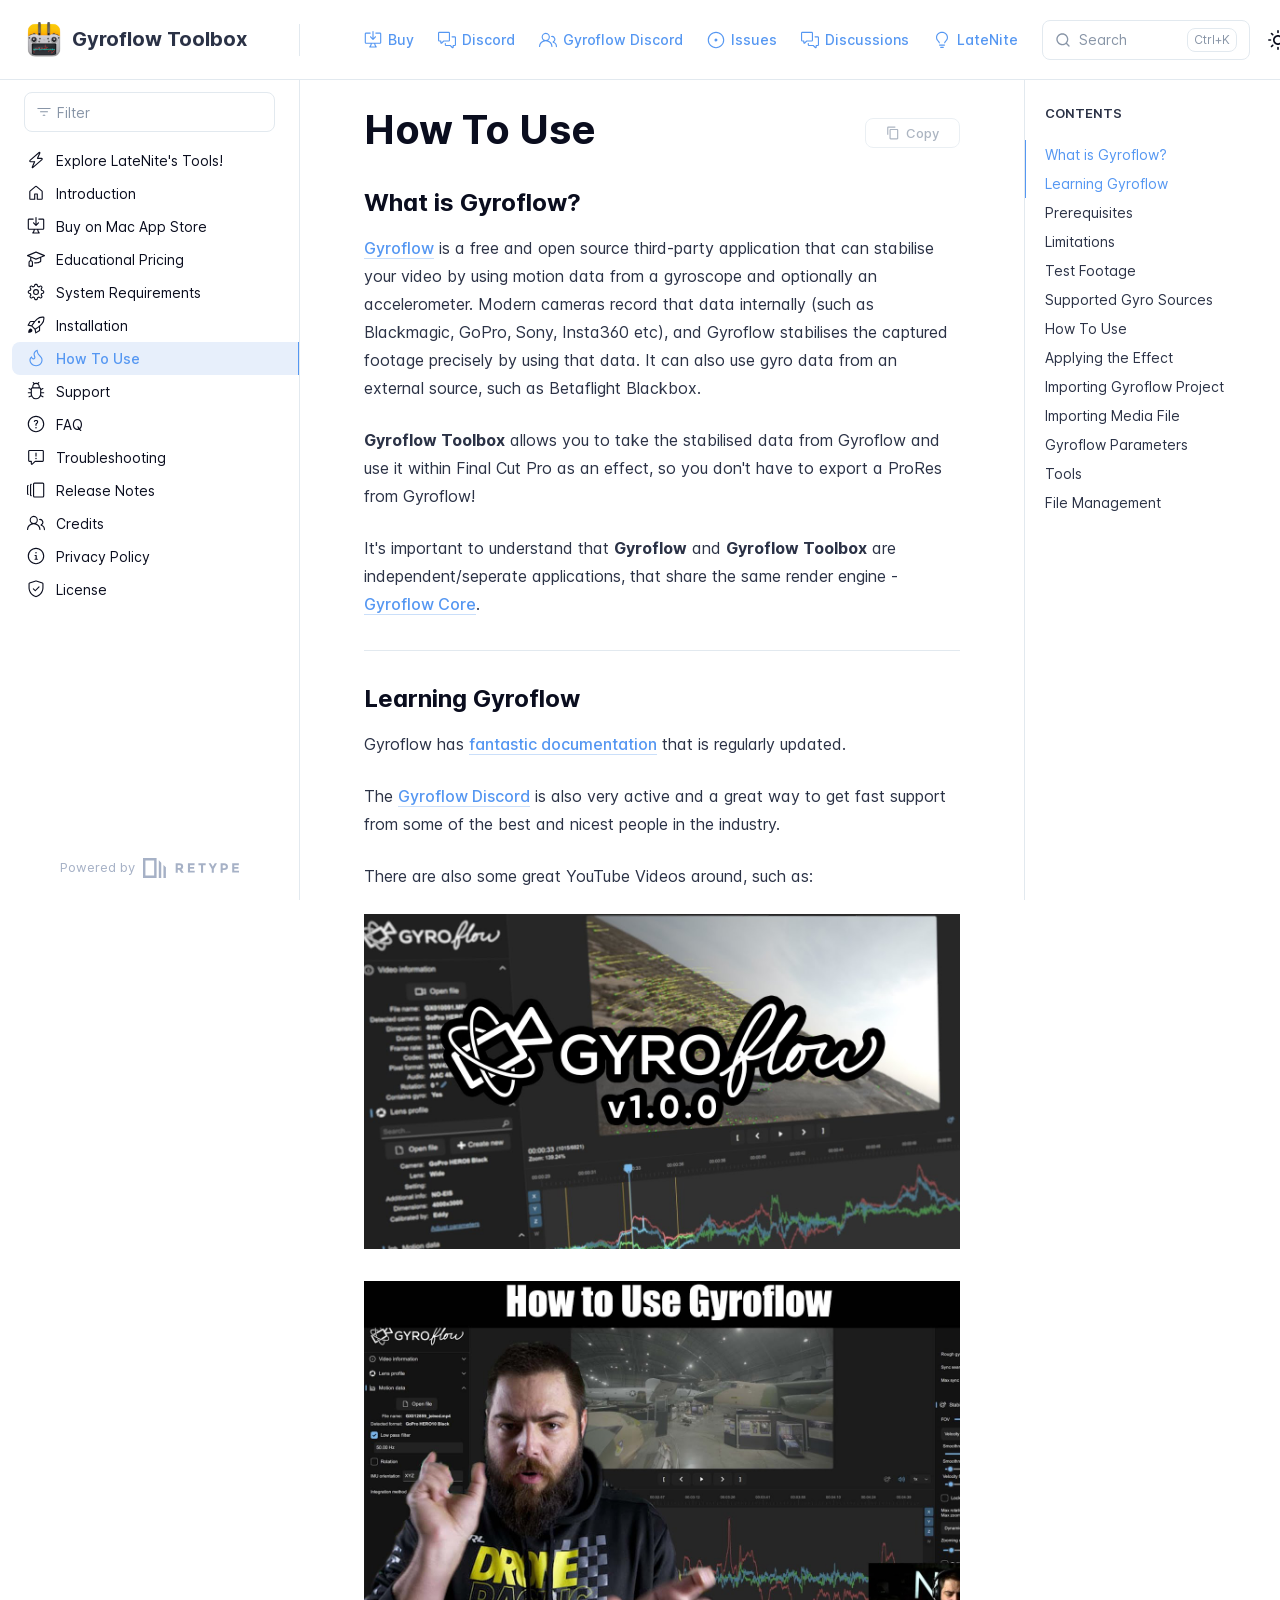
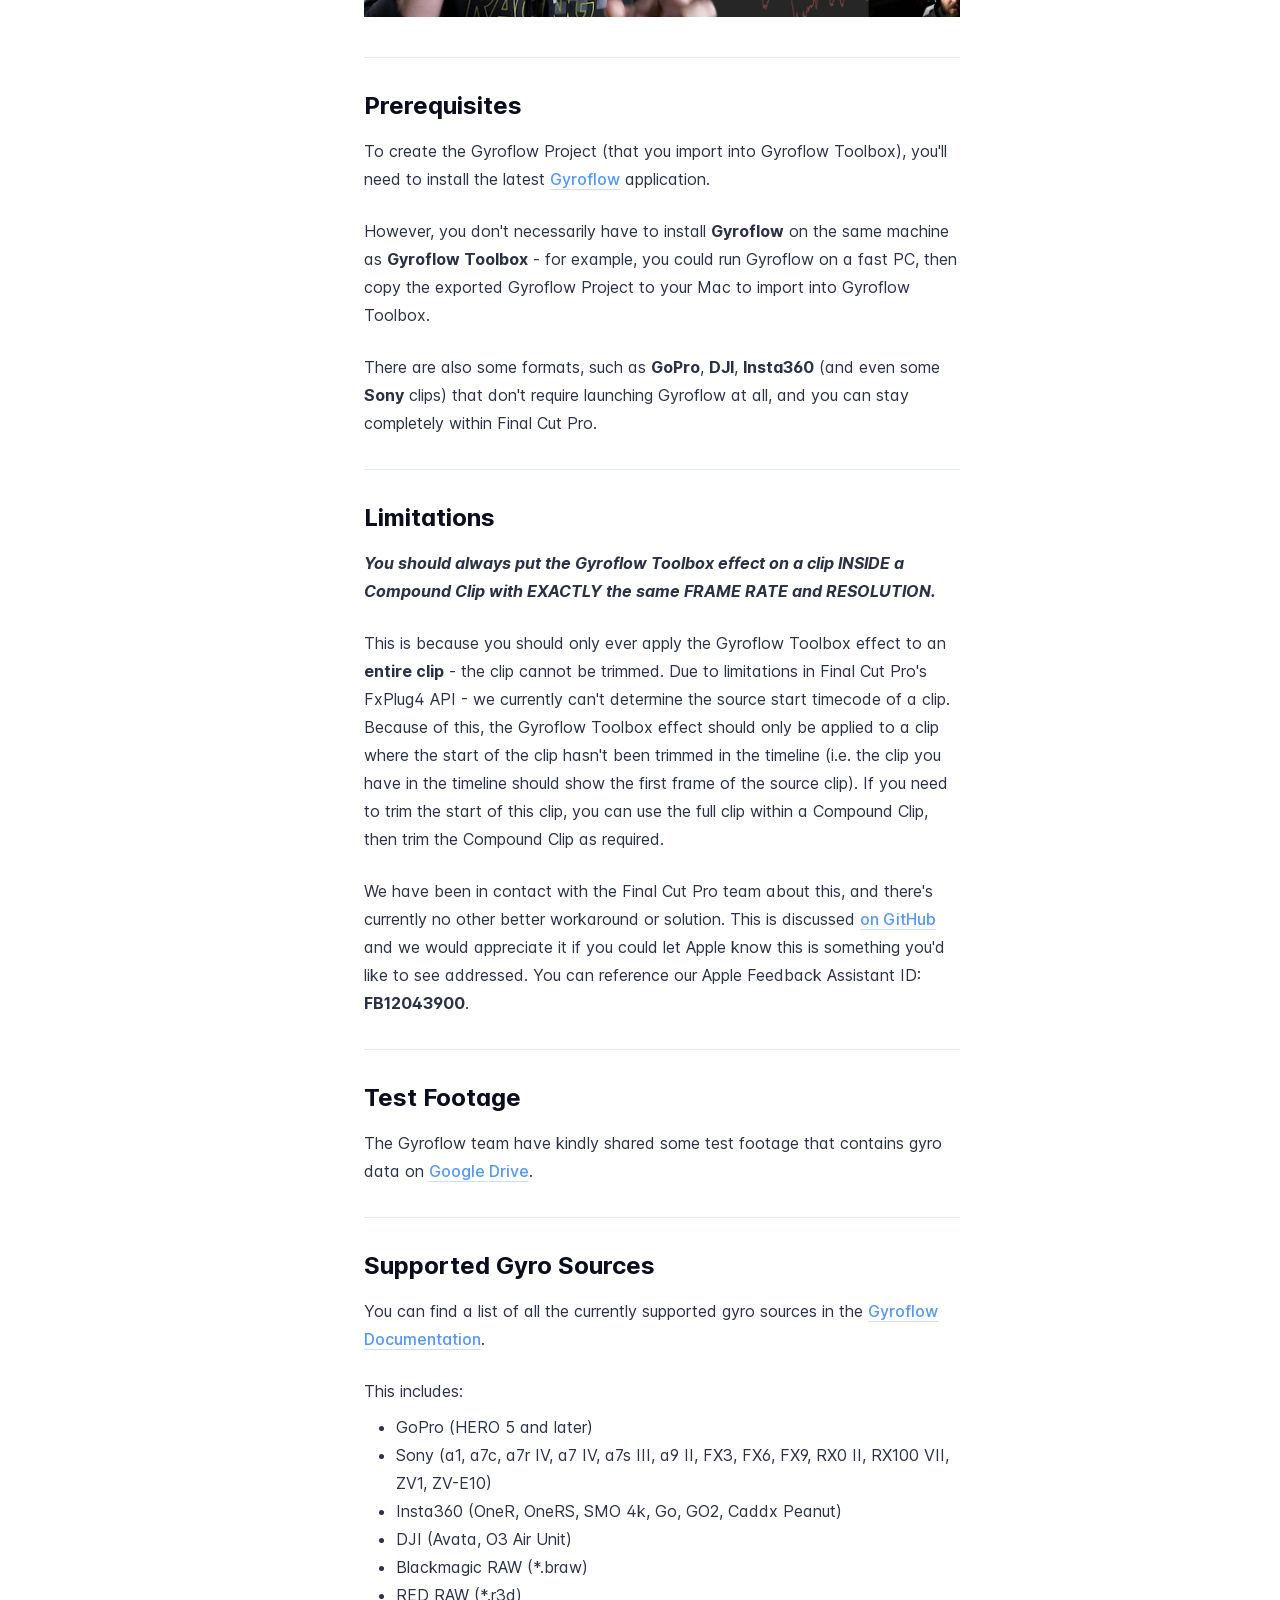
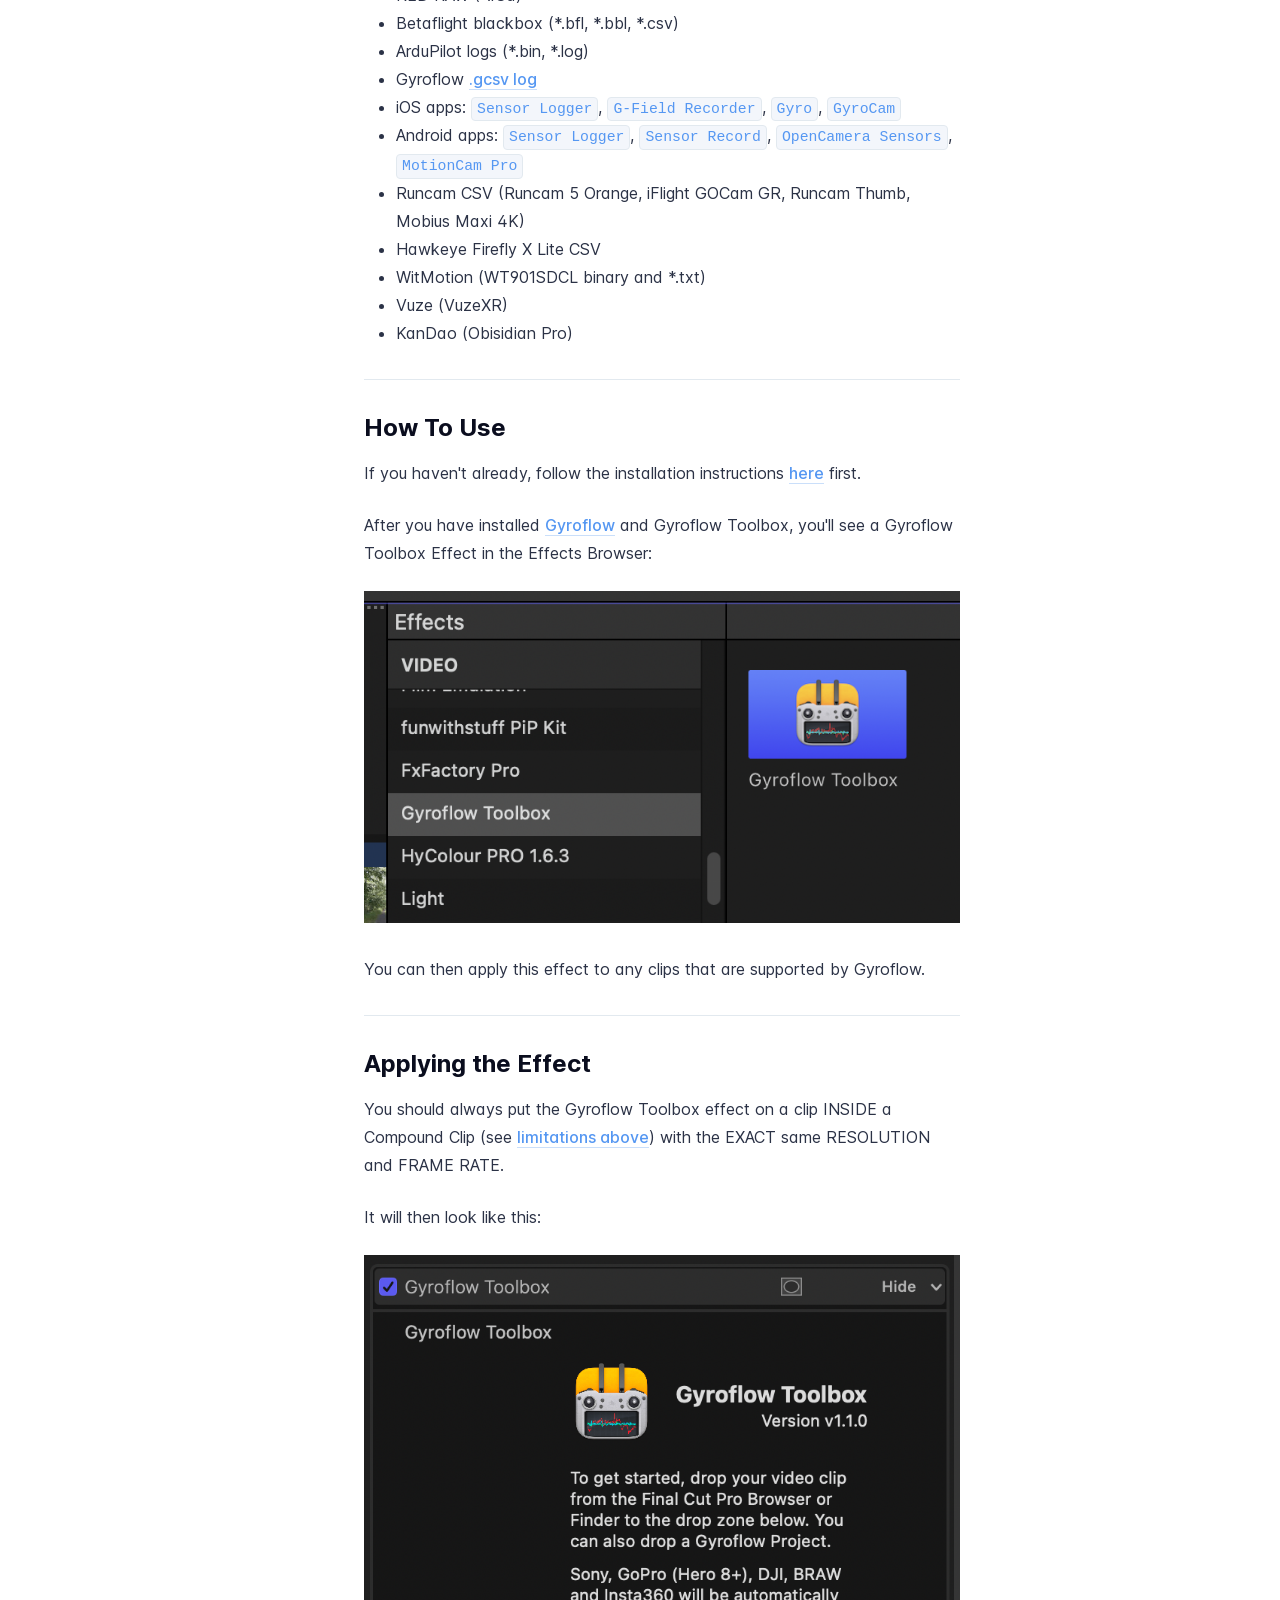
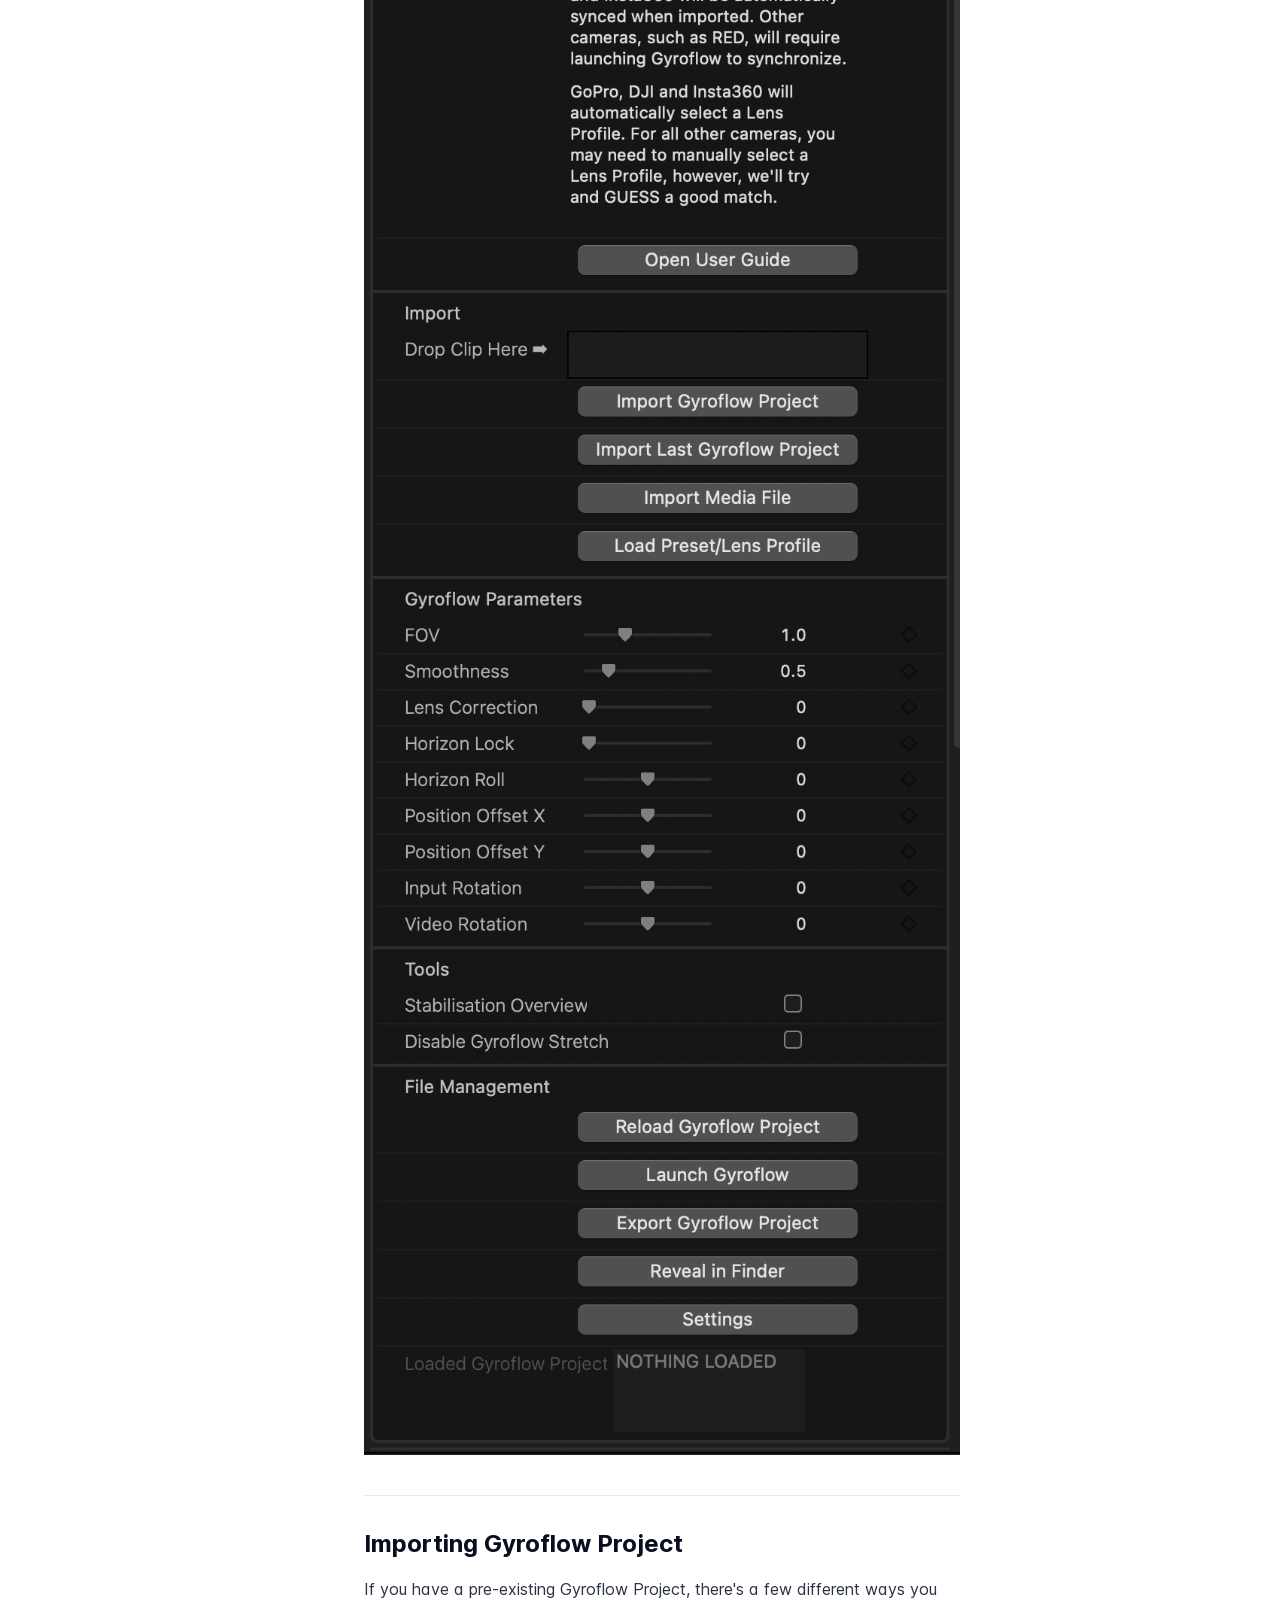
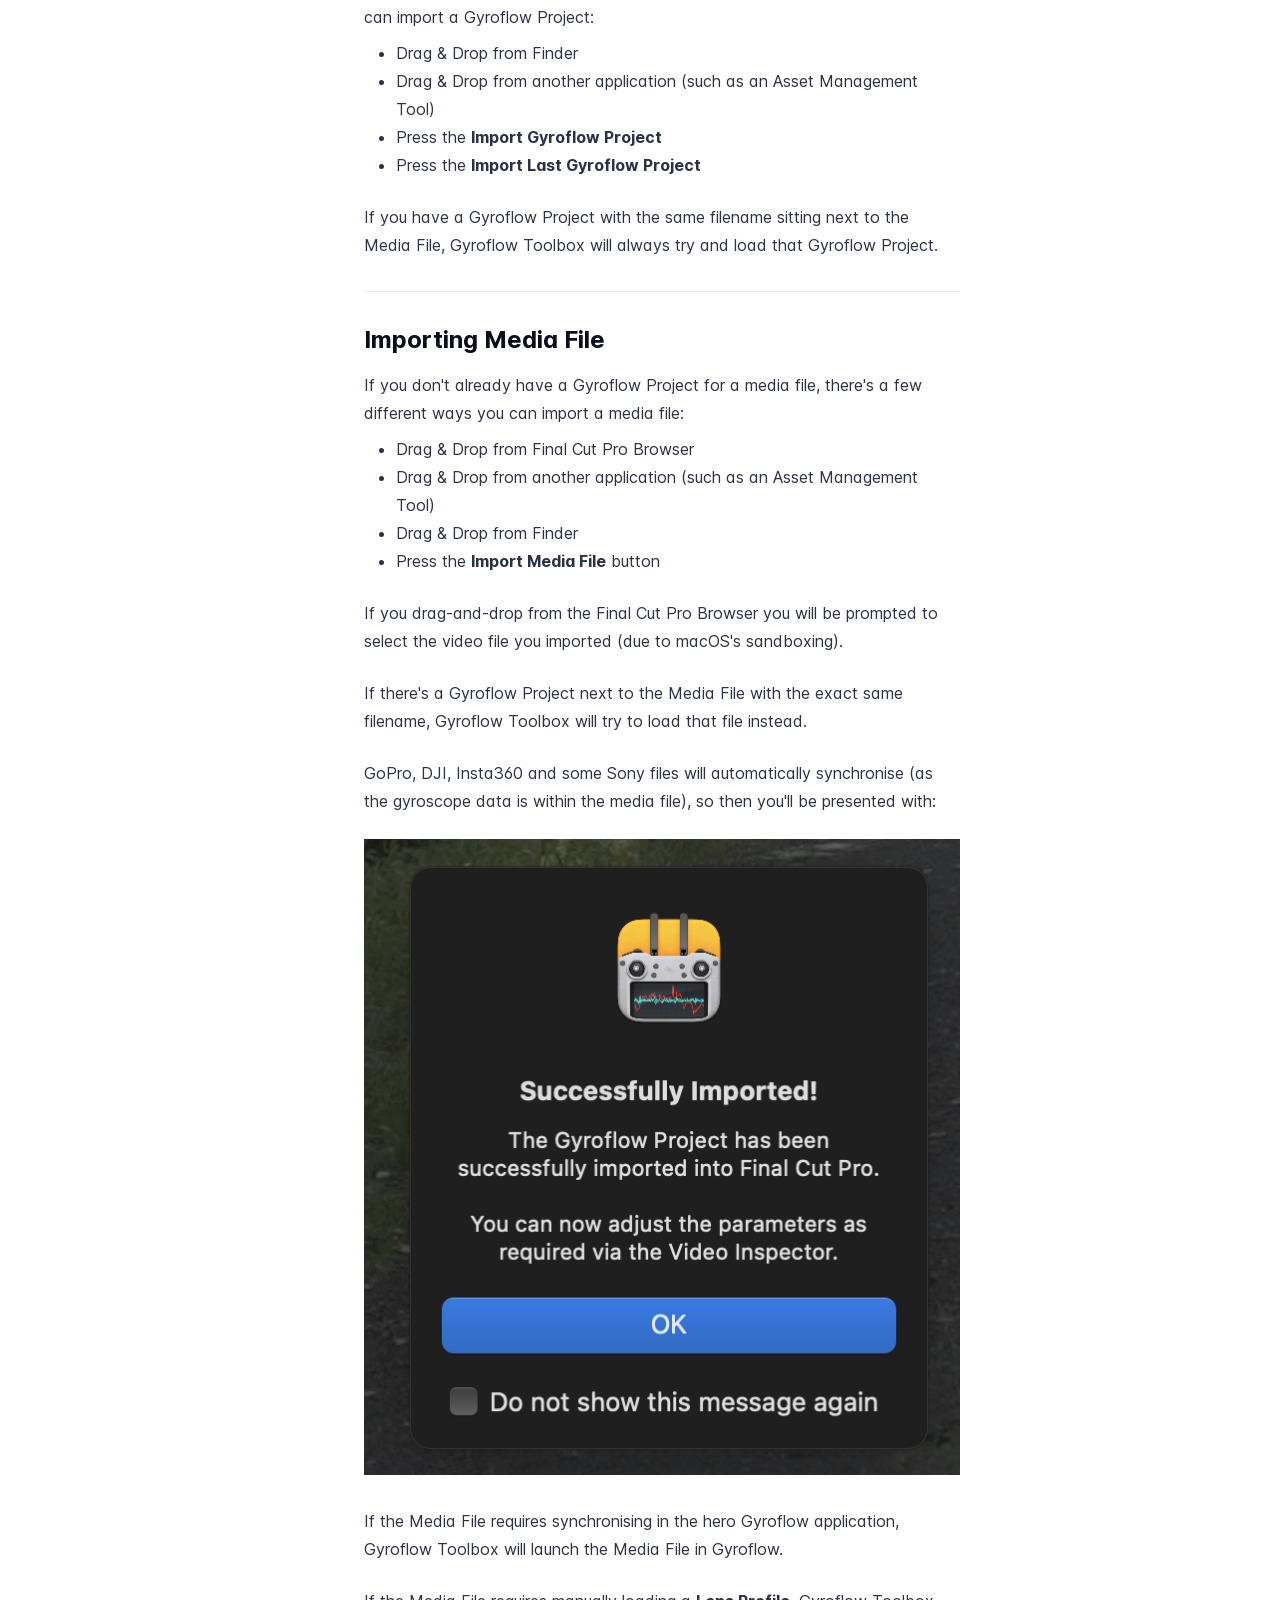
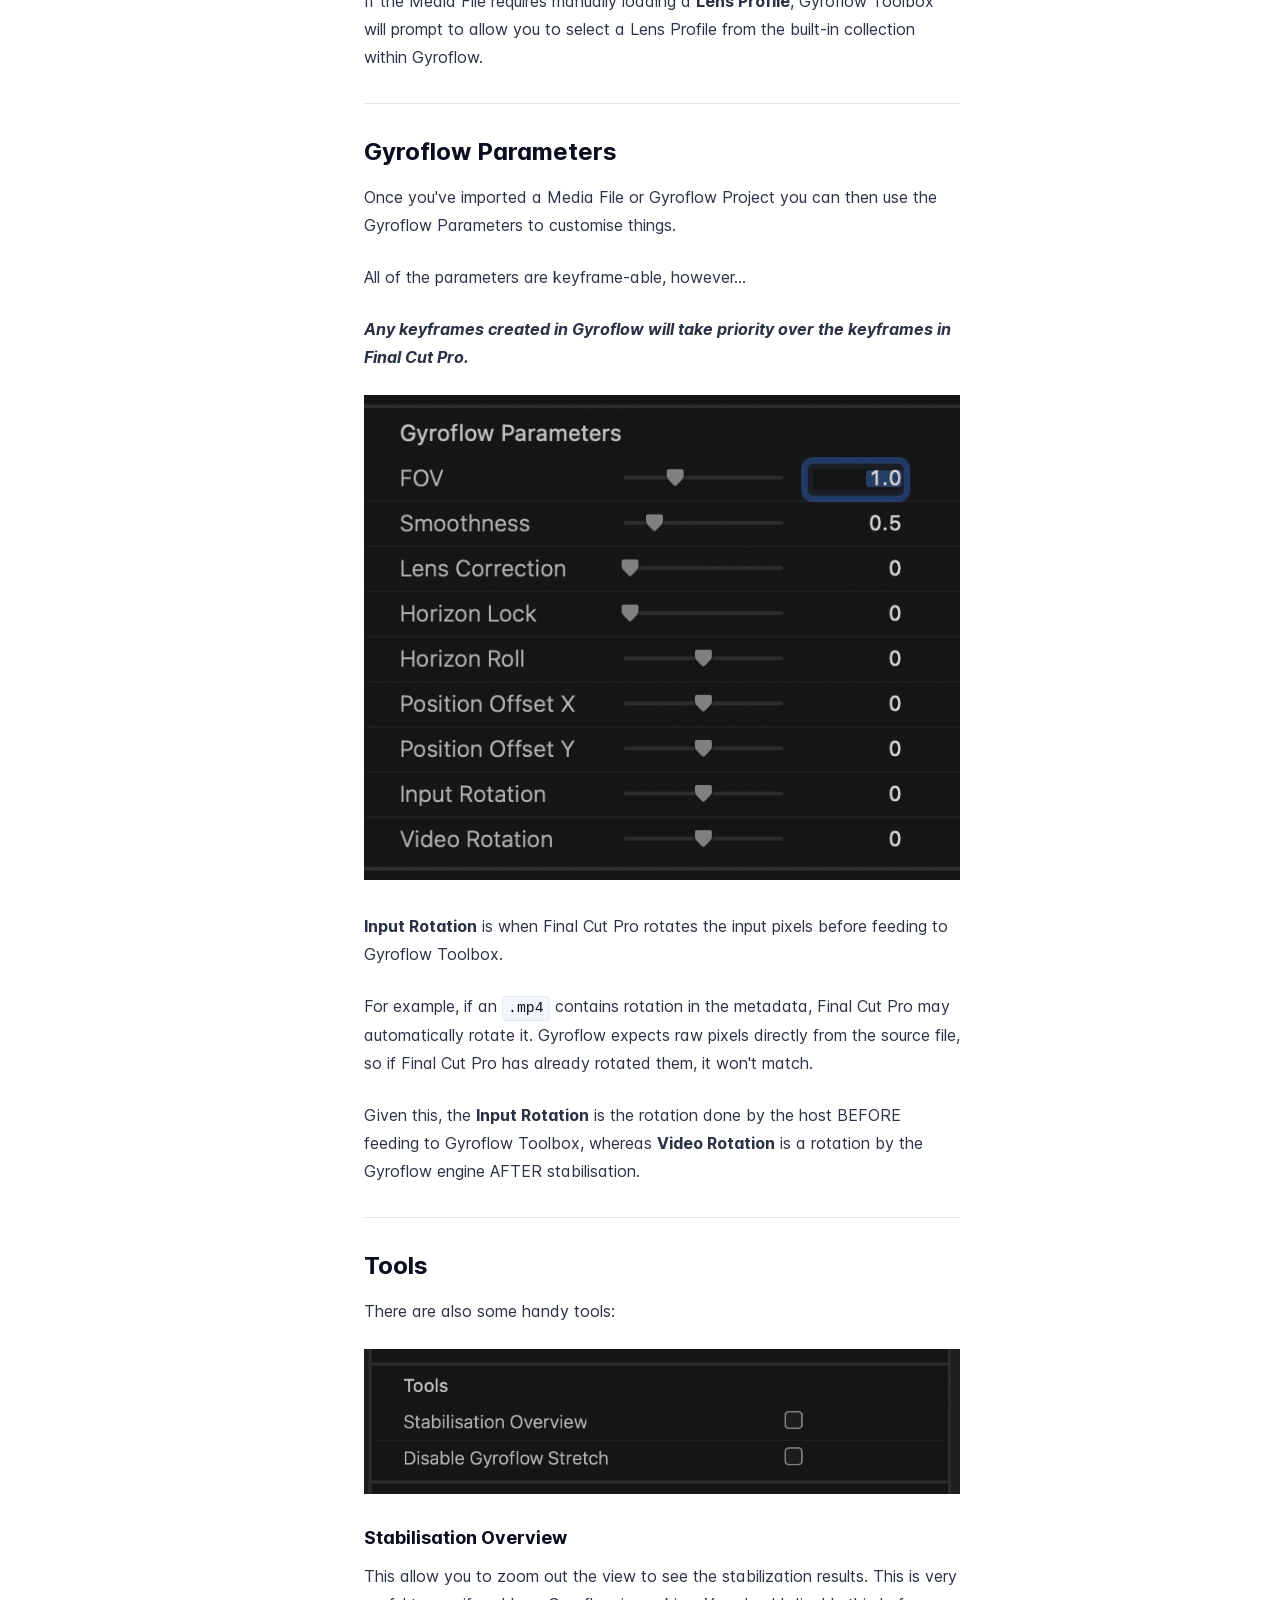
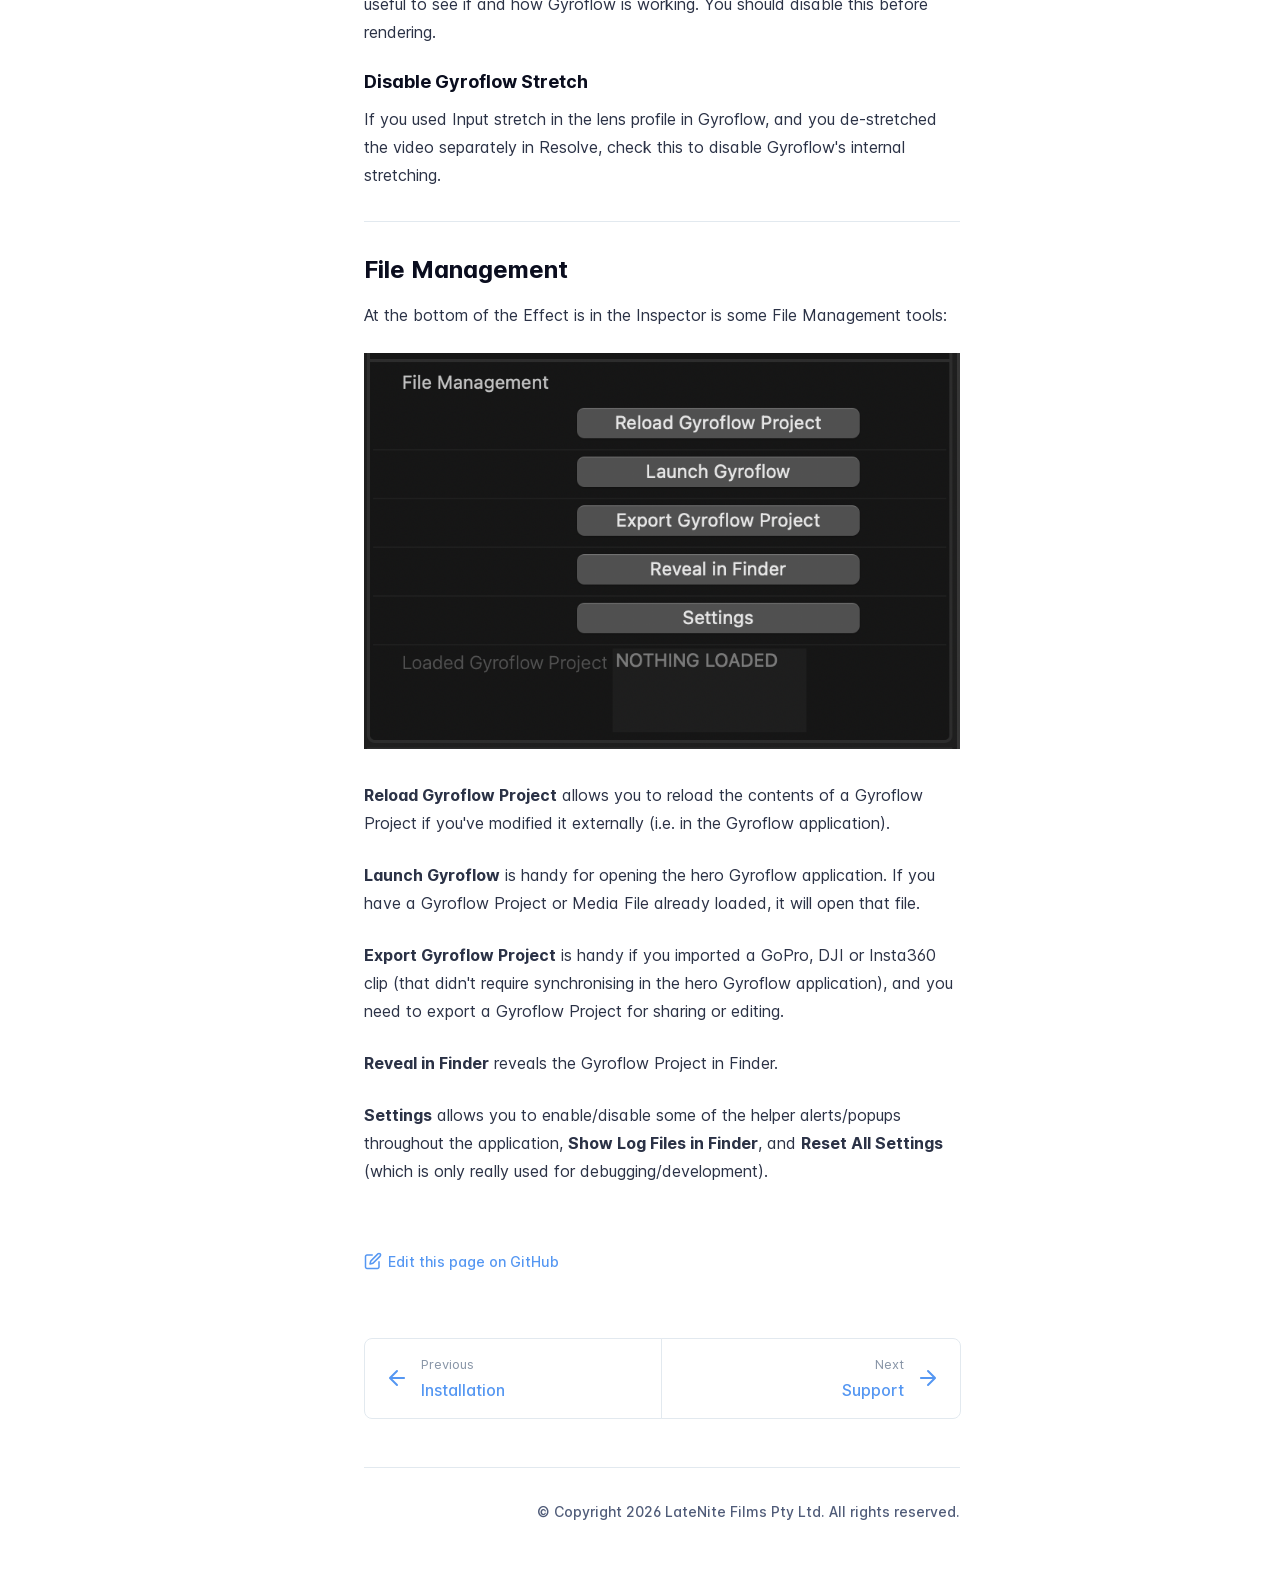
<file: how-to-use/index.html>
<!DOCTYPE html>
<html lang="en" class="h-full">
<head>
    <meta charset="UTF-8">
    <meta name="viewport" content="width=device-width,initial-scale=1">
    <meta name="color-scheme" content="light dark">
    <meta name="turbo-cache-control" content="no-cache" data-turbo-track="reload" data-track-token="4.6.0.837087397743">

    <!-- See retype.com -->
    <meta name="generator" content="Retype 4.6.0">

    <!-- Primary Meta Tags -->
    <title>How To Use</title>
    <meta name="title" content="How To Use">
    <meta name="description" content="Gyroflow is a free and open source third-party application that can stabilise your video by using motion data from a gyroscope and optionally an accelerometer.">

    <!-- Canonical -->
    <link rel="canonical" href="https://gyroflowtoolbox.fcp.cafe/how-to-use/">
    <link rel="sitemap" type="application/xml" title="Sitemap" href="https://gyroflowtoolbox.fcp.cafe/sitemap.xml">

    <!-- Open Graph -->
    <meta property="og:type" content="website">
    <meta property="og:url" content="https://gyroflowtoolbox.fcp.cafe/how-to-use/">
    <meta property="og:title" content="How To Use">
    <meta property="og:description" content="Gyroflow is a free and open source third-party application that can stabilise your video by using motion data from a gyroscope and optionally an accelerometer.">
    <meta property="og:image" content="https://gyroflowtoolbox.fcp.cafe/static/thumbnail.jpg">
    <meta property="og:image:width" content="1200">
    <meta property="og:image:height" content="630">
    <meta property="og:image:alt" content="How To Use">
    <meta property="og:site_name" content="Gyroflow Toolbox">
    <meta property="og:locale" content="en_US">

    <!-- Twitter -->
    <meta name="twitter:card" content="summary_large_image">
    <meta name="twitter:url" content="https://gyroflowtoolbox.fcp.cafe/how-to-use/">
    <meta name="twitter:title" content="How To Use">
    <meta name="twitter:description" content="Gyroflow is a free and open source third-party application that can stabilise your video by using motion data from a gyroscope and optionally an accelerometer.">
    <meta name="twitter:image" content="https://gyroflowtoolbox.fcp.cafe/static/thumbnail.jpg">
    <meta name="twitter:image:alt" content="How To Use">

    <!-- Alternate Markdown -->
    <link rel="alternate" type="text/markdown" href="https://gyroflowtoolbox.fcp.cafe/how-to-use.md">

    <script data-cfasync="false">(function(){var cl=document.documentElement.classList,ls=localStorage.getItem("retype_scheme"),hd=cl.contains("dark"),hl=cl.contains("light"),wm=window.matchMedia&&window.matchMedia("(prefers-color-scheme: dark)").matches;if(ls==="dark"||(!ls&&wm&&!hd&&!hl)){cl.remove("light");cl.add("dark")}else if(ls==="light"||(!ls&&!wm&&!hd&&!hl)){cl.remove("dark");cl.add("light")}})();</script>

    <link id="retype-favicon" rel="icon" href="../static/favicon.ico" />
    <link href="../resources/css/retype.css?v=4.6.0.837087397743" rel="stylesheet">

    <script data-cfasync="false" src="../resources/js/config.js?v=4.6.0.837087397743" data-turbo-eval="false" defer></script>
    <script data-cfasync="false" src="../resources/js/retype.js?v=4.6.0" data-turbo-eval="false" defer></script>
    <script id="lunr-js" data-cfasync="false" src="../resources/js/lunr.js?v=4.6.0.837087397743" data-turbo-eval="false" defer></script>

    <link rel="stylesheet" href="https://cdnjs.cloudflare.com/ajax/libs/font-awesome/4.7.0/css/font-awesome.min.css">
    <style>
        .review {
            text-align: left;
            color: #1956AF;
            border-radius: 10px;
            background-color: #E1EDFF;
            border: 1px solid #1956AF;
            margin-bottom: 20px;
            padding-top: 15px;
            padding-left: 10px;
            padding-right: 10px;
            padding-bottom: 0px;
        }
        html.dark .review {
            background-color: rgb(39 39 39/var(--tw-bg-opacity));
            color: rgb(189 189 189/var(--tw-text-opacity));
        }
        .review p {
            font-size: 11px;
        }
        .review-rating {
            margin-bottom: 5px;
        }
        .fa-star {
            font-size: 20px;
            color: #ccc;
        }
        .fa-star.checked {
            color: orange;
        }
        @media (max-width: 959px) {
            img.rightLogo {
                display: none !important;
            }
        }
    </style>
</head>
<body>
    <div id="retype-app" class="relative text-base antialiased text-base-text bg-base-bg font-body">
    <div class="absolute bottom-0 left-0" style="top: 5rem; right: 50%"></div>

    <header id="retype-header" class="sticky top-0 z-30 flex w-full h-16 bg-header-bg border-b border-header-border md:h-20">
        <div class="container relative flex items-center justify-between pr-6 grow md:justify-start">
            <!-- Mobile menu button skeleton -->
            <button v-cloak class="skeleton retype-mobile-menu-button flex items-center justify-center shrink-0 overflow-hidden dark:text-white focus:outline-hidden rounded-full w-10 h-10 ml-3.5 md:hidden"><svg xmlns="http://www.w3.org/2000/svg" class="mb-px shrink-0" width="24" height="24" viewBox="0 0 24 24" role="presentation" style="margin-bottom: 0px;"><g fill="currentColor"><path d="M2 4h20v2H2zM2 11h20v2H2zM2 18h20v2H2z"></path></g></svg></button>
            <div v-cloak id="retype-sidebar-left-toggle-button"></div>
    
            <!-- Logo -->
            <div class="flex items-center justify-between h-full py-2 md:w-75">
                <div class="flex items-center px-2 md:px-6">
                    <a id="retype-branding-logo" href="https://gyroflowtoolbox.fcp.cafe/" class="flex items-center leading-snug text-xl">
                        <span class="w-10 mr-2 grow-0 shrink-0 overflow-hidden">
                            <img class="max-h-10 md:inline-block" src="../static/logo.png" alt="" width="40" height="40">
                        </span>
                        <span class="dark:text-white font-bold line-clamp-1 md:line-clamp-2">Gyroflow Toolbox</span>
                    </a>
                </div>
    
                <span class="hidden h-8 border-r md:inline-block border-base-border"></span>
            </div>
    
            <div class="flex justify-between md:grow">
                <!-- Top Nav -->
                <nav id="retype-header-nav" class="hidden md:flex">
                    <ul class="flex flex-col mb-4 md:pl-16 md:mb-0 md:flex-row md:items-center">
                        <li class="mr-6">
                            <a class="py-2 md:mb-0 inline-flex items-center text-sm whitespace-nowrap transition-colors duration-200 ease-linear md:text-header-text font-header-text hover:text-header-text-hover" href="../buy/">
                                <svg xmlns="http://www.w3.org/2000/svg" class="block shrink-0 mr-1.5" width="18" height="18" viewBox="0 0 24 24" fill="currentColor" aria-hidden="true" focusable="false">
                                    <path d="M11.25 9.331V.75a.75.75 0 0 1 1.5 0v8.58l1.949-2.11A.75.75 0 1 1 15.8 8.237l-3.25 3.52a.75.75 0 0 1-1.102 0l-3.25-3.52A.75.75 0 1 1 9.3 7.22l1.949 2.111Z"/><path d="M2.5 3.75v11.5c0 .138.112.25.25.25h18.5a.25.25 0 0 0 .25-.25V3.75a.25.25 0 0 0-.25-.25h-5.5a.75.75 0 0 1 0-1.5h5.5c.966 0 1.75.784 1.75 1.75v11.5A1.75 1.75 0 0 1 21.25 17h-6.204c.171 1.375.805 2.652 1.769 3.757A.752.752 0 0 1 16.25 22h-8.5a.75.75 0 0 1-.566-1.243c.965-1.105 1.599-2.382 1.77-3.757H2.75A1.75 1.75 0 0 1 1 15.25V3.75C1 2.784 1.784 2 2.75 2h5.5a.75.75 0 0 1 0 1.5h-5.5a.25.25 0 0 0-.25.25ZM10.463 17c-.126 1.266-.564 2.445-1.223 3.5h5.52c-.66-1.055-1.098-2.234-1.223-3.5Z"/>
                                </svg>
                                <span>Buy</span>
                            </a>
                        </li>
                        <li class="mr-6">
                            <a class="py-2 md:mb-0 inline-flex items-center text-sm whitespace-nowrap transition-colors duration-200 ease-linear md:text-header-text font-header-text hover:text-header-text-hover" href="https://ltnt.tv/discord" target="_blank">
                                <svg xmlns="http://www.w3.org/2000/svg" class="block shrink-0 mr-1.5" width="18" height="18" viewBox="0 0 24 24" fill="currentColor" aria-hidden="true" focusable="false">
                                    <path d="M1.75 1h12.5c.966 0 1.75.784 1.75 1.75v9.5A1.75 1.75 0 0 1 14.25 14H8.061l-2.574 2.573A1.458 1.458 0 0 1 3 15.543V14H1.75A1.75 1.75 0 0 1 0 12.25v-9.5C0 1.784.784 1 1.75 1ZM1.5 2.75v9.5c0 .138.112.25.25.25h2a.75.75 0 0 1 .75.75v2.19l2.72-2.72a.749.749 0 0 1 .53-.22h6.5a.25.25 0 0 0 .25-.25v-9.5a.25.25 0 0 0-.25-.25H1.75a.25.25 0 0 0-.25.25Z"/><path d="M22.5 8.75a.25.25 0 0 0-.25-.25h-3.5a.75.75 0 0 1 0-1.5h3.5c.966 0 1.75.784 1.75 1.75v9.5A1.75 1.75 0 0 1 22.25 20H21v1.543a1.457 1.457 0 0 1-2.487 1.03L15.939 20H10.75A1.75 1.75 0 0 1 9 18.25v-1.465a.75.75 0 0 1 1.5 0v1.465c0 .138.112.25.25.25h5.5a.75.75 0 0 1 .53.22l2.72 2.72v-2.19a.75.75 0 0 1 .75-.75h2a.25.25 0 0 0 .25-.25v-9.5Z"/>
                                </svg>
                                <span>Discord</span>
                            </a>
                        </li>
                        <li class="mr-6">
                            <a class="py-2 md:mb-0 inline-flex items-center text-sm whitespace-nowrap transition-colors duration-200 ease-linear md:text-header-text font-header-text hover:text-header-text-hover" href="https://discord.gg/BBJ2UVAr2D" target="_blank">
                                <svg xmlns="http://www.w3.org/2000/svg" class="block shrink-0 mr-1.5" width="18" height="18" viewBox="0 0 24 24" fill="currentColor" aria-hidden="true" focusable="false">
                                    <path d="M3.5 8a5.5 5.5 0 1 1 8.596 4.547 9.005 9.005 0 0 1 5.9 8.18.751.751 0 0 1-1.5.045 7.5 7.5 0 0 0-14.993 0 .75.75 0 0 1-1.499-.044 9.005 9.005 0 0 1 5.9-8.181A5.496 5.496 0 0 1 3.5 8ZM9 4a4 4 0 1 0 0 8 4 4 0 0 0 0-8Zm8.29 4c-.148 0-.292.01-.434.03a.75.75 0 1 1-.212-1.484 4.53 4.53 0 0 1 3.38 8.097 6.69 6.69 0 0 1 3.956 6.107.75.75 0 0 1-1.5 0 5.193 5.193 0 0 0-3.696-4.972l-.534-.16v-1.676l.41-.209A3.03 3.03 0 0 0 17.29 8Z"/>
                                </svg>
                                <span>Gyroflow Discord</span>
                            </a>
                        </li>
                        <li class="mr-6">
                            <a class="py-2 md:mb-0 inline-flex items-center text-sm whitespace-nowrap transition-colors duration-200 ease-linear md:text-header-text font-header-text hover:text-header-text-hover" href="https://github.com/latenitefilms/gyroflowtoolbox/issues" target="_blank">
                                <svg xmlns="http://www.w3.org/2000/svg" class="block shrink-0 mr-1.5" width="18" height="18" viewBox="0 0 24 24" fill="currentColor" aria-hidden="true" focusable="false">
                                    <path d="M12 1c6.075 0 11 4.925 11 11s-4.925 11-11 11S1 18.075 1 12 5.925 1 12 1ZM2.5 12a9.5 9.5 0 0 0 9.5 9.5 9.5 9.5 0 0 0 9.5-9.5A9.5 9.5 0 0 0 12 2.5 9.5 9.5 0 0 0 2.5 12Zm9.5 2a2 2 0 1 1-.001-3.999A2 2 0 0 1 12 14Z"/>
                                </svg>
                                <span>Issues</span>
                            </a>
                        </li>
                        <li class="mr-6">
                            <a class="py-2 md:mb-0 inline-flex items-center text-sm whitespace-nowrap transition-colors duration-200 ease-linear md:text-header-text font-header-text hover:text-header-text-hover" href="https://github.com/latenitefilms/gyroflowtoolbox/discussions" target="_blank">
                                <svg xmlns="http://www.w3.org/2000/svg" class="block shrink-0 mr-1.5" width="18" height="18" viewBox="0 0 24 24" fill="currentColor" aria-hidden="true" focusable="false">
                                    <path d="M1.75 1h12.5c.966 0 1.75.784 1.75 1.75v9.5A1.75 1.75 0 0 1 14.25 14H8.061l-2.574 2.573A1.458 1.458 0 0 1 3 15.543V14H1.75A1.75 1.75 0 0 1 0 12.25v-9.5C0 1.784.784 1 1.75 1ZM1.5 2.75v9.5c0 .138.112.25.25.25h2a.75.75 0 0 1 .75.75v2.19l2.72-2.72a.749.749 0 0 1 .53-.22h6.5a.25.25 0 0 0 .25-.25v-9.5a.25.25 0 0 0-.25-.25H1.75a.25.25 0 0 0-.25.25Z"/><path d="M22.5 8.75a.25.25 0 0 0-.25-.25h-3.5a.75.75 0 0 1 0-1.5h3.5c.966 0 1.75.784 1.75 1.75v9.5A1.75 1.75 0 0 1 22.25 20H21v1.543a1.457 1.457 0 0 1-2.487 1.03L15.939 20H10.75A1.75 1.75 0 0 1 9 18.25v-1.465a.75.75 0 0 1 1.5 0v1.465c0 .138.112.25.25.25h5.5a.75.75 0 0 1 .53.22l2.72 2.72v-2.19a.75.75 0 0 1 .75-.75h2a.25.25 0 0 0 .25-.25v-9.5Z"/>
                                </svg>
                                <span>Discussions</span>
                            </a>
                        </li>
                        <li class="mr-6">
                            <a class="py-2 md:mb-0 inline-flex items-center text-sm whitespace-nowrap transition-colors duration-200 ease-linear md:text-header-text font-header-text hover:text-header-text-hover" href="https://fcp.cafe/latenite/" target="_blank">
                                <svg xmlns="http://www.w3.org/2000/svg" class="block shrink-0 mr-1.5" width="18" height="18" viewBox="0 0 24 24" fill="currentColor" aria-hidden="true" focusable="false">
                                    <path d="M12 2.5c-3.81 0-6.5 2.743-6.5 6.119 0 1.536.632 2.572 1.425 3.56.172.215.347.422.527.635l.096.112c.21.25.427.508.63.774.404.531.783 1.128.995 1.834a.75.75 0 0 1-1.436.432c-.138-.46-.397-.89-.753-1.357a18.111 18.111 0 0 0-.582-.714l-.092-.11c-.18-.212-.37-.436-.555-.667C4.87 12.016 4 10.651 4 8.618 4 4.363 7.415 1 12 1s8 3.362 8 7.619c0 2.032-.87 3.397-1.755 4.5-.185.23-.375.454-.555.667l-.092.109c-.21.248-.405.481-.582.714-.356.467-.615.898-.753 1.357a.751.751 0 0 1-1.437-.432c.213-.706.592-1.303.997-1.834.202-.266.419-.524.63-.774l.095-.112c.18-.213.355-.42.527-.634.793-.99 1.425-2.025 1.425-3.561C18.5 5.243 15.81 2.5 12 2.5ZM8.75 18h6.5a.75.75 0 0 1 0 1.5h-6.5a.75.75 0 0 1 0-1.5Zm.75 3.75a.75.75 0 0 1 .75-.75h3.5a.75.75 0 0 1 0 1.5h-3.5a.75.75 0 0 1-.75-.75Z"/>
                                </svg>
                                <span>LateNite</span>
                            </a>
                        </li>
    
                    </ul>
                </nav>
    
                <div v-cloak class="flex justify-end grow">
                    <div id="retype-mobile-search-button"></div>
                    <doc-search-desktop></doc-search-desktop>
    
                    <doc-theme-switch class="lg:ml-2"></doc-theme-switch>
                    <doc-history></doc-history>
                </div>
            </div>
        </div>
    </header>


    <div id="retype-container" class="container relative flex bg-white">
        <!-- Sidebar Skeleton -->
        <div v-cloak class="fixed flex flex-col shrink-0 duration-300 ease-in-out bg-sidebar-left-bg border-sidebar-left-border sidebar top-20 w-75 border-r h-screen md:sticky transition-transform skeleton">
        
            <div class="flex items-center h-16 px-6">
                <input id="retype-filter-input-mock" class="w-full h-10 pl-8 px-3 py-2 transition-colors duration-200 ease-linear bg-filter-bg border border-filter-border rounded-lg shadow-none md:text-sm hover:border-filter-border-hover focus:outline-hidden focus:border-filter-border-focus placeholder-filter-placeholder" type="text">
            </div>
        
            <div class="pl-6 mt-1 mb-4">
                <div class="w-32 h-3 mb-4 bg-skeleton-bg rounded-full loading"></div>
                <div class="w-48 h-3 mb-4 bg-skeleton-bg rounded-full loading"></div>
                <div class="w-40 h-3 mb-4 bg-skeleton-bg rounded-full loading"></div>
                <div class="w-32 h-3 mb-4 bg-skeleton-bg rounded-full loading"></div>
                <div class="w-48 h-3 mb-4 bg-skeleton-bg rounded-full loading"></div>
                <div class="w-40 h-3 mb-4 bg-skeleton-bg rounded-full loading"></div>
            </div>
        
            <div class="shrink-0 mt-auto bg-transparent dark:border-base-border">
                <a class="flex items-center justify-center flex-nowrap h-16 text-gray-350 dark:text-dark-400 hover:text-gray-600 dark:hover:text-dark-300 transition-colors duration-150 ease-in docs-powered-by" target="_blank" href="https://retype.com/" rel="noopener">
                    <span class="text-xs whitespace-nowrap">Powered by</span>
                    <svg xmlns="http://www.w3.org/2000/svg" class="ml-2" fill="currentColor" width="96" height="20" overflow="visible"><path d="M0 0v20h13.59V0H0zm11.15 17.54H2.44V2.46h8.71v15.08zM15.8 20h2.44V4.67L15.8 2.22zM20.45 6.89V20h2.44V9.34z"/><g><path d="M40.16 8.44c0 1.49-.59 2.45-1.75 2.88l2.34 3.32h-2.53l-2.04-2.96h-1.43v2.96h-2.06V5.36h3.5c1.43 0 2.46.24 3.07.73s.9 1.27.9 2.35zm-2.48 1.1c.26-.23.38-.59.38-1.09 0-.5-.13-.84-.4-1.03s-.73-.28-1.39-.28h-1.54v2.75h1.5c.72 0 1.2-.12 1.45-.35zM51.56 5.36V7.2h-4.59v1.91h4.13v1.76h-4.13v1.92h4.74v1.83h-6.79V5.36h6.64zM60.09 7.15v7.48h-2.06V7.15h-2.61V5.36h7.28v1.79h-2.61zM70.81 14.64h-2.06v-3.66l-3.19-5.61h2.23l1.99 3.45 1.99-3.45H74l-3.19 5.61v3.66zM83.99 6.19c.65.55.97 1.4.97 2.55s-.33 1.98-1 2.51-1.68.8-3.04.8h-1.23v2.59h-2.06V5.36h3.26c1.42 0 2.45.28 3.1.83zm-1.51 3.65c.25-.28.37-.69.37-1.22s-.16-.92-.48-1.14c-.32-.23-.82-.34-1.5-.34H79.7v3.12h1.38c.68 0 1.15-.14 1.4-.42zM95.85 5.36V7.2h-4.59v1.91h4.13v1.76h-4.13v1.92H96v1.83h-6.79V5.36h6.64z"/></g></svg>
                </a>
            </div>
        </div>
        
        <!-- Sidebar component -->
        <doc-sidebar v-cloak>
            <template #sidebar-footer>
                <div class="shrink-0 mt-auto border-t md:bg-transparent md:border-none dark:border-base-border">
        
                    <div class="py-3 px-6 md:hidden border-b dark:border-base-border">
                        <nav>
                            <ul class="flex flex-wrap justify-center items-center">
                                <li class="mr-6">
                                    <a class="block py-1 inline-flex items-center text-sm whitespace-nowrap transition-colors duration-200 ease-linear md:text-header-text font-header-text hover:text-header-text-hover" href="../buy/">
                                        <svg xmlns="http://www.w3.org/2000/svg" class="block shrink-0 mr-1.5" width="18" height="18" viewBox="0 0 24 24" fill="currentColor" aria-hidden="true" focusable="false">
                                            <path d="M11.25 9.331V.75a.75.75 0 0 1 1.5 0v8.58l1.949-2.11A.75.75 0 1 1 15.8 8.237l-3.25 3.52a.75.75 0 0 1-1.102 0l-3.25-3.52A.75.75 0 1 1 9.3 7.22l1.949 2.111Z"/><path d="M2.5 3.75v11.5c0 .138.112.25.25.25h18.5a.25.25 0 0 0 .25-.25V3.75a.25.25 0 0 0-.25-.25h-5.5a.75.75 0 0 1 0-1.5h5.5c.966 0 1.75.784 1.75 1.75v11.5A1.75 1.75 0 0 1 21.25 17h-6.204c.171 1.375.805 2.652 1.769 3.757A.752.752 0 0 1 16.25 22h-8.5a.75.75 0 0 1-.566-1.243c.965-1.105 1.599-2.382 1.77-3.757H2.75A1.75 1.75 0 0 1 1 15.25V3.75C1 2.784 1.784 2 2.75 2h5.5a.75.75 0 0 1 0 1.5h-5.5a.25.25 0 0 0-.25.25ZM10.463 17c-.126 1.266-.564 2.445-1.223 3.5h5.52c-.66-1.055-1.098-2.234-1.223-3.5Z"/>
                                        </svg>
                                        <span>Buy</span>
                                    </a>
                                </li>
                                <li class="mr-6">
                                    <a class="block py-1 inline-flex items-center text-sm whitespace-nowrap transition-colors duration-200 ease-linear md:text-header-text font-header-text hover:text-header-text-hover" href="https://ltnt.tv/discord" target="_blank">
                                        <svg xmlns="http://www.w3.org/2000/svg" class="block shrink-0 mr-1.5" width="18" height="18" viewBox="0 0 24 24" fill="currentColor" aria-hidden="true" focusable="false">
                                            <path d="M1.75 1h12.5c.966 0 1.75.784 1.75 1.75v9.5A1.75 1.75 0 0 1 14.25 14H8.061l-2.574 2.573A1.458 1.458 0 0 1 3 15.543V14H1.75A1.75 1.75 0 0 1 0 12.25v-9.5C0 1.784.784 1 1.75 1ZM1.5 2.75v9.5c0 .138.112.25.25.25h2a.75.75 0 0 1 .75.75v2.19l2.72-2.72a.749.749 0 0 1 .53-.22h6.5a.25.25 0 0 0 .25-.25v-9.5a.25.25 0 0 0-.25-.25H1.75a.25.25 0 0 0-.25.25Z"/><path d="M22.5 8.75a.25.25 0 0 0-.25-.25h-3.5a.75.75 0 0 1 0-1.5h3.5c.966 0 1.75.784 1.75 1.75v9.5A1.75 1.75 0 0 1 22.25 20H21v1.543a1.457 1.457 0 0 1-2.487 1.03L15.939 20H10.75A1.75 1.75 0 0 1 9 18.25v-1.465a.75.75 0 0 1 1.5 0v1.465c0 .138.112.25.25.25h5.5a.75.75 0 0 1 .53.22l2.72 2.72v-2.19a.75.75 0 0 1 .75-.75h2a.25.25 0 0 0 .25-.25v-9.5Z"/>
                                        </svg>
                                        <span>Discord</span>
                                    </a>
                                </li>
                                <li class="mr-6">
                                    <a class="block py-1 inline-flex items-center text-sm whitespace-nowrap transition-colors duration-200 ease-linear md:text-header-text font-header-text hover:text-header-text-hover" href="https://discord.gg/BBJ2UVAr2D" target="_blank">
                                        <svg xmlns="http://www.w3.org/2000/svg" class="block shrink-0 mr-1.5" width="18" height="18" viewBox="0 0 24 24" fill="currentColor" aria-hidden="true" focusable="false">
                                            <path d="M3.5 8a5.5 5.5 0 1 1 8.596 4.547 9.005 9.005 0 0 1 5.9 8.18.751.751 0 0 1-1.5.045 7.5 7.5 0 0 0-14.993 0 .75.75 0 0 1-1.499-.044 9.005 9.005 0 0 1 5.9-8.181A5.496 5.496 0 0 1 3.5 8ZM9 4a4 4 0 1 0 0 8 4 4 0 0 0 0-8Zm8.29 4c-.148 0-.292.01-.434.03a.75.75 0 1 1-.212-1.484 4.53 4.53 0 0 1 3.38 8.097 6.69 6.69 0 0 1 3.956 6.107.75.75 0 0 1-1.5 0 5.193 5.193 0 0 0-3.696-4.972l-.534-.16v-1.676l.41-.209A3.03 3.03 0 0 0 17.29 8Z"/>
                                        </svg>
                                        <span>Gyroflow Discord</span>
                                    </a>
                                </li>
                                <li class="mr-6">
                                    <a class="block py-1 inline-flex items-center text-sm whitespace-nowrap transition-colors duration-200 ease-linear md:text-header-text font-header-text hover:text-header-text-hover" href="https://github.com/latenitefilms/gyroflowtoolbox/issues" target="_blank">
                                        <svg xmlns="http://www.w3.org/2000/svg" class="block shrink-0 mr-1.5" width="18" height="18" viewBox="0 0 24 24" fill="currentColor" aria-hidden="true" focusable="false">
                                            <path d="M12 1c6.075 0 11 4.925 11 11s-4.925 11-11 11S1 18.075 1 12 5.925 1 12 1ZM2.5 12a9.5 9.5 0 0 0 9.5 9.5 9.5 9.5 0 0 0 9.5-9.5A9.5 9.5 0 0 0 12 2.5 9.5 9.5 0 0 0 2.5 12Zm9.5 2a2 2 0 1 1-.001-3.999A2 2 0 0 1 12 14Z"/>
                                        </svg>
                                        <span>Issues</span>
                                    </a>
                                </li>
                                <li class="mr-6">
                                    <a class="block py-1 inline-flex items-center text-sm whitespace-nowrap transition-colors duration-200 ease-linear md:text-header-text font-header-text hover:text-header-text-hover" href="https://github.com/latenitefilms/gyroflowtoolbox/discussions" target="_blank">
                                        <svg xmlns="http://www.w3.org/2000/svg" class="block shrink-0 mr-1.5" width="18" height="18" viewBox="0 0 24 24" fill="currentColor" aria-hidden="true" focusable="false">
                                            <path d="M1.75 1h12.5c.966 0 1.75.784 1.75 1.75v9.5A1.75 1.75 0 0 1 14.25 14H8.061l-2.574 2.573A1.458 1.458 0 0 1 3 15.543V14H1.75A1.75 1.75 0 0 1 0 12.25v-9.5C0 1.784.784 1 1.75 1ZM1.5 2.75v9.5c0 .138.112.25.25.25h2a.75.75 0 0 1 .75.75v2.19l2.72-2.72a.749.749 0 0 1 .53-.22h6.5a.25.25 0 0 0 .25-.25v-9.5a.25.25 0 0 0-.25-.25H1.75a.25.25 0 0 0-.25.25Z"/><path d="M22.5 8.75a.25.25 0 0 0-.25-.25h-3.5a.75.75 0 0 1 0-1.5h3.5c.966 0 1.75.784 1.75 1.75v9.5A1.75 1.75 0 0 1 22.25 20H21v1.543a1.457 1.457 0 0 1-2.487 1.03L15.939 20H10.75A1.75 1.75 0 0 1 9 18.25v-1.465a.75.75 0 0 1 1.5 0v1.465c0 .138.112.25.25.25h5.5a.75.75 0 0 1 .53.22l2.72 2.72v-2.19a.75.75 0 0 1 .75-.75h2a.25.25 0 0 0 .25-.25v-9.5Z"/>
                                        </svg>
                                        <span>Discussions</span>
                                    </a>
                                </li>
                                <li class="mr-6">
                                    <a class="block py-1 inline-flex items-center text-sm whitespace-nowrap transition-colors duration-200 ease-linear md:text-header-text font-header-text hover:text-header-text-hover" href="https://fcp.cafe/latenite/" target="_blank">
                                        <svg xmlns="http://www.w3.org/2000/svg" class="block shrink-0 mr-1.5" width="18" height="18" viewBox="0 0 24 24" fill="currentColor" aria-hidden="true" focusable="false">
                                            <path d="M12 2.5c-3.81 0-6.5 2.743-6.5 6.119 0 1.536.632 2.572 1.425 3.56.172.215.347.422.527.635l.096.112c.21.25.427.508.63.774.404.531.783 1.128.995 1.834a.75.75 0 0 1-1.436.432c-.138-.46-.397-.89-.753-1.357a18.111 18.111 0 0 0-.582-.714l-.092-.11c-.18-.212-.37-.436-.555-.667C4.87 12.016 4 10.651 4 8.618 4 4.363 7.415 1 12 1s8 3.362 8 7.619c0 2.032-.87 3.397-1.755 4.5-.185.23-.375.454-.555.667l-.092.109c-.21.248-.405.481-.582.714-.356.467-.615.898-.753 1.357a.751.751 0 0 1-1.437-.432c.213-.706.592-1.303.997-1.834.202-.266.419-.524.63-.774l.095-.112c.18-.213.355-.42.527-.634.793-.99 1.425-2.025 1.425-3.561C18.5 5.243 15.81 2.5 12 2.5ZM8.75 18h6.5a.75.75 0 0 1 0 1.5h-6.5a.75.75 0 0 1 0-1.5Zm.75 3.75a.75.75 0 0 1 .75-.75h3.5a.75.75 0 0 1 0 1.5h-3.5a.75.75 0 0 1-.75-.75Z"/>
                                        </svg>
                                        <span>LateNite</span>
                                    </a>
                                </li>
        
                            </ul>
                        </nav>
                    </div>
        
                    <a class="flex items-center justify-center flex-nowrap h-16 text-gray-350 dark:text-dark-400 hover:text-gray-600 dark:hover:text-dark-300 transition-colors duration-150 ease-in docs-powered-by" target="_blank" href="https://retype.com/" rel="noopener">
                        <span class="text-xs whitespace-nowrap">Powered by</span>
                        <svg xmlns="http://www.w3.org/2000/svg" class="ml-2" fill="currentColor" width="96" height="20" overflow="visible"><path d="M0 0v20h13.59V0H0zm11.15 17.54H2.44V2.46h8.71v15.08zM15.8 20h2.44V4.67L15.8 2.22zM20.45 6.89V20h2.44V9.34z"/><g><path d="M40.16 8.44c0 1.49-.59 2.45-1.75 2.88l2.34 3.32h-2.53l-2.04-2.96h-1.43v2.96h-2.06V5.36h3.5c1.43 0 2.46.24 3.07.73s.9 1.27.9 2.35zm-2.48 1.1c.26-.23.38-.59.38-1.09 0-.5-.13-.84-.4-1.03s-.73-.28-1.39-.28h-1.54v2.75h1.5c.72 0 1.2-.12 1.45-.35zM51.56 5.36V7.2h-4.59v1.91h4.13v1.76h-4.13v1.92h4.74v1.83h-6.79V5.36h6.64zM60.09 7.15v7.48h-2.06V7.15h-2.61V5.36h7.28v1.79h-2.61zM70.81 14.64h-2.06v-3.66l-3.19-5.61h2.23l1.99 3.45 1.99-3.45H74l-3.19 5.61v3.66zM83.99 6.19c.65.55.97 1.4.97 2.55s-.33 1.98-1 2.51-1.68.8-3.04.8h-1.23v2.59h-2.06V5.36h3.26c1.42 0 2.45.28 3.1.83zm-1.51 3.65c.25-.28.37-.69.37-1.22s-.16-.92-.48-1.14c-.32-.23-.82-.34-1.5-.34H79.7v3.12h1.38c.68 0 1.15-.14 1.4-.42zM95.85 5.36V7.2h-4.59v1.91h4.13v1.76h-4.13v1.92H96v1.83h-6.79V5.36h6.64z"/></g></svg>
                    </a>
                </div>
            </template>
        </doc-sidebar>

        <div class="grow min-w-0 bg-body-bg">
            <!-- Render "toolbar" template here on api pages --><!-- Render page content -->
<div class="flex">
    <div id="retype-main" class="min-w-0 p-4 grow md:px-16">
        <main class="relative pb-12 lg:pt-2">
            <div class="relative retype-markdown" id="retype-content">
                <!-- Rendered if sidebar right is enabled -->
                <div id="retype-sidebar-right-toggle"></div>
                <doc-page-actions></doc-page-actions>

                <!-- Page content  -->
<h1 id="how-to-use">How To Use</h1>
<h3 id="what-is-gyroflow">What is Gyroflow?</h3>
<p><a href="https://github.com/gyroflow/gyroflow">Gyroflow</a> is a free and open source third-party application that can stabilise your video by using motion data from a gyroscope and optionally an accelerometer. Modern cameras record that data internally (such as Blackmagic, GoPro, Sony, Insta360 etc), and Gyroflow stabilises the captured footage precisely by using that data. It can also use gyro data from an external source, such as Betaflight Blackbox.</p>
<p><strong>Gyroflow Toolbox</strong> allows you to take the stabilised data from Gyroflow and use it within Final Cut Pro as an effect, so you don&#x27;t have to export a ProRes from Gyroflow!</p>
<p>It&#x27;s important to understand that <strong>Gyroflow</strong> and <strong>Gyroflow Toolbox</strong> are independent/seperate applications, that share the same render engine - <a href="https://docs.gyroflow.xyz/app/technical-details/gyroflow-core">Gyroflow Core</a>.</p>
<hr>
<h3 id="learning-gyroflow">Learning Gyroflow</h3>
<p>Gyroflow has <a href="https://docs.gyroflow.xyz/app/">fantastic documentation</a> that is regularly updated.</p>
<p>The <a href="https://discord.gg/BBJ2UVAr2D">Gyroflow Discord</a> is also very active and a great way to get fast support from some of the best and nicest people in the industry.</p>
<p>There are also some great YouTube Videos around, such as:</p>
<figure class="content-center">
    <a href="https://www.youtube.com/watch?v=QR-SINyvNyI">
        <img src="../static/youtube-gyroflow.jpeg" alt="" class="max-w-full h-auto rounded-image-rounded border-image-border border-image-border-width" width="1280" height="720" />
    </a>
    <figcaption class="caption"></figcaption>
</figure>
<figure class="content-center">
    <a href="https://www.youtube.com/watch?v=QAds3x8UU1w">
        <img src="../static/youtube-how-to-use.jpeg" alt="" class="max-w-full h-auto rounded-image-rounded border-image-border border-image-border-width" width="1280" height="720" />
    </a>
    <figcaption class="caption"></figcaption>
</figure>
<hr>
<h3 id="prerequisites">Prerequisites</h3>
<p>To create the Gyroflow Project (that you import into Gyroflow Toolbox), you&#x27;ll need to install the latest <a href="https://gyroflow.xyz/download">Gyroflow</a> application.</p>
<p>However, you don&#x27;t necessarily have to install <strong>Gyroflow</strong> on the same machine as <strong>Gyroflow Toolbox</strong> - for example, you could run Gyroflow on a fast PC, then copy the exported Gyroflow Project to your Mac to import into Gyroflow Toolbox.</p>
<p>There are also some formats, such as <strong>GoPro</strong>, <strong>DJI</strong>, <strong>Insta360</strong> (and even some <strong>Sony</strong> clips) that don&#x27;t require launching Gyroflow at all, and you can stay completely within Final Cut Pro.</p>
<hr>
<h3 id="limitations">Limitations</h3>
<p><em><strong>You should always put the Gyroflow Toolbox effect on a clip INSIDE a Compound Clip with EXACTLY the same FRAME RATE and RESOLUTION.</strong></em></p>
<p>This is because you should only ever apply the Gyroflow Toolbox effect to an <strong>entire clip</strong> - the clip cannot be trimmed. Due to limitations in Final Cut Pro&#x27;s FxPlug4 API - we currently can&#x27;t determine the source start timecode of a clip. Because of this, the Gyroflow Toolbox effect should only be applied to a clip where the start of the clip hasn&#x27;t been trimmed in the timeline (i.e. the clip you have in the timeline should show the first frame of the source clip). If you need to trim the start of this clip, you can use the full clip within a Compound Clip, then trim the Compound Clip as required.</p>
<p>We have been in contact with the Final Cut Pro team about this, and there&#x27;s currently no other better workaround or solution. This is discussed <a href="https://github.com/latenitefilms/GyroflowToolbox/issues/8">on GitHub</a> and we would appreciate it if you could let Apple know this is something you&#x27;d like to see addressed. You can reference our Apple Feedback Assistant ID: <strong>FB12043900</strong>.</p>
<hr>
<h3 id="test-footage">Test Footage</h3>
<p>The Gyroflow team have kindly shared some test footage that contains gyro data on <a href="https://drive.google.com/drive/folders/1sbZiLN5-sv_sGul1E_DUOluB5OMHfySh?usp=sharing">Google Drive</a>.</p>
<hr>
<h3 id="supported-gyro-sources">Supported Gyro Sources</h3>
<p>You can find a list of all the currently supported gyro sources in the <a href="https://docs.gyroflow.xyz/app/getting-started/supported-cameras">Gyroflow Documentation</a>.</p>
<p>This includes:</p>
<ul>
<li>GoPro (HERO 5 and later)</li>
<li>Sony (a1, a7c, a7r IV, a7 IV, a7s III, a9 II, FX3, FX6, FX9, RX0 II, RX100 VII, ZV1, ZV-E10)</li>
<li>Insta360 (OneR, OneRS, SMO 4k, Go, GO2, Caddx Peanut)</li>
<li>DJI (Avata, O3 Air Unit)</li>
<li>Blackmagic RAW (*.braw)</li>
<li>RED RAW (*.r3d)</li>
<li>Betaflight blackbox (*.bfl, *.bbl, *.csv)</li>
<li>ArduPilot logs (*.bin, *.log)</li>
<li>Gyroflow <a href="https://docs.gyroflow.xyz/logging/gcsv/">.gcsv log</a></li>
<li>iOS apps: <a href="https://apps.apple.com/us/app/sensor-logger/id1531582925"><code translate="no" v-pre>Sensor Logger</code></a>, <a href="https://apps.apple.com/at/app/g-field-recorder/id1154585693"><code translate="no" v-pre>G-Field Recorder</code></a>, <a href="https://apps.apple.com/us/app/gyro-record-device-motion-data/id1161532981"><code translate="no" v-pre>Gyro</code></a>, <a href="https://apps.apple.com/us/app/gyrocam-professional-camera/id1614296781"><code translate="no" v-pre>GyroCam</code></a></li>
<li>Android apps: <a href="https://play.google.com/store/apps/details?id=com.kelvin.sensorapp&amp;hl=de_AT&amp;gl=US"><code translate="no" v-pre>Sensor Logger</code></a>, <a href="https://play.google.com/store/apps/details?id=de.martingolpashin.sensor_record"><code translate="no" v-pre>Sensor Record</code></a>, <a href="https://github.com/MobileRoboticsSkoltech/OpenCamera-Sensors"><code translate="no" v-pre>OpenCamera Sensors</code></a>, <a href="https://play.google.com/store/apps/details?id=com.motioncam.pro"><code translate="no" v-pre>MotionCam Pro</code></a></li>
<li>Runcam CSV (Runcam 5 Orange, iFlight GOCam GR, Runcam Thumb, Mobius Maxi 4K)</li>
<li>Hawkeye Firefly X Lite CSV</li>
<li>WitMotion (WT901SDCL binary and *.txt)</li>
<li>Vuze (VuzeXR)</li>
<li>KanDao (Obisidian Pro)</li>
</ul>
<hr>
<h3 id="how-to-use-1">How To Use</h3>
<p>If you haven&#x27;t already, follow the installation instructions <a href="../installation/">here</a> first.</p>
<p>After you have installed <a href="https://gyroflow.xyz/download">Gyroflow</a> and Gyroflow Toolbox, you&#x27;ll see a Gyroflow Toolbox Effect in the Effects Browser:</p>
<figure class="content-center">
    <img src="../static/06-install.png" alt="" class="max-w-full h-auto rounded-image-rounded border-image-border border-image-border-width" width="724" height="404" />
    <figcaption class="caption"></figcaption>
</figure>
<p>You can then apply this effect to any clips that are supported by Gyroflow.</p>
<hr>
<h3 id="applying-the-effect">Applying the Effect</h3>
<p>You should always put the Gyroflow Toolbox effect on a clip INSIDE a Compound Clip (see <doc-anchor-trigger to="#limitations">limitations above</doc-anchor-trigger>) with the EXACT same RESOLUTION and FRAME RATE.</p>
<p>It will then look like this:</p>
<figure class="content-center">
    <img src="../static/07-install.png" alt="" class="max-w-full h-auto rounded-image-rounded border-image-border border-image-border-width" width="792" height="2392" />
    <figcaption class="caption"></figcaption>
</figure>
<hr>
<h3 id="importing-gyroflow-project">Importing Gyroflow Project</h3>
<p>If you have a pre-existing Gyroflow Project, there&#x27;s a few different ways you can import a Gyroflow Project:</p>
<ul>
<li>Drag &amp; Drop from Finder</li>
<li>Drag &amp; Drop from another application (such as an Asset Management Tool)</li>
<li>Press the <strong>Import Gyroflow Project</strong></li>
<li>Press the <strong>Import Last Gyroflow Project</strong></li>
</ul>
<p>If you have a Gyroflow Project with the same filename sitting next to the Media File, Gyroflow Toolbox will always try and load that Gyroflow Project.</p>
<hr>
<h3 id="importing-media-file">Importing Media File</h3>
<p>If you don&#x27;t already have a Gyroflow Project for a media file, there&#x27;s a few different ways you can import a media file:</p>
<ul>
<li>Drag &amp; Drop from Final Cut Pro Browser</li>
<li>Drag &amp; Drop from another application (such as an Asset Management Tool)</li>
<li>Drag &amp; Drop from Finder</li>
<li>Press the <strong>Import Media File</strong> button</li>
</ul>
<p>If you drag-and-drop from the Final Cut Pro Browser you will be prompted to select the video file you imported (due to macOS&#x27;s sandboxing).</p>
<p>If there&#x27;s a Gyroflow Project next to the Media File with the exact same filename, Gyroflow Toolbox will try to load that file instead.</p>
<p>GoPro, DJI, Insta360 and some Sony files will automatically synchronise (as the gyroscope data is within the media file), so then you&#x27;ll be presented with:</p>
<figure class="content-center">
    <img src="../static/10-install.png" alt="" class="max-w-full h-auto rounded-image-rounded border-image-border border-image-border-width" width="598" height="638" />
    <figcaption class="caption"></figcaption>
</figure>
<p>If the Media File requires synchronising in the hero Gyroflow application, Gyroflow Toolbox will launch the Media File in Gyroflow.</p>
<p>If the Media File requires manually loading a <strong>Lens Profile</strong>, Gyroflow Toolbox will prompt to allow you to select a Lens Profile from the built-in collection within Gyroflow.</p>
<hr>
<h3 id="gyroflow-parameters">Gyroflow Parameters</h3>
<p>Once you&#x27;ve imported a Media File or Gyroflow Project you can then use the Gyroflow Parameters to customise things.</p>
<p>All of the parameters are keyframe-able, however...</p>
<p><em><strong>Any keyframes created in Gyroflow will take priority over the keyframes in Final Cut Pro.</strong></em></p>
<figure class="content-center">
    <img src="../static/11-install.png" alt="" class="max-w-full h-auto rounded-image-rounded border-image-border border-image-border-width" width="634" height="516" />
    <figcaption class="caption"></figcaption>
</figure>
<p><strong>Input Rotation</strong> is when Final Cut Pro rotates the input pixels before feeding to Gyroflow Toolbox.</p>
<p>For example, if an <code translate="no" v-pre>.mp4</code> contains rotation in the metadata, Final Cut Pro may automatically rotate it. Gyroflow expects raw pixels directly from the source file, so if Final Cut Pro has already rotated them, it won&#x27;t match.</p>
<p>Given this, the <strong>Input Rotation</strong> is the rotation done by the host BEFORE feeding to Gyroflow Toolbox, whereas <strong>Video Rotation</strong> is a rotation by the Gyroflow engine AFTER stabilisation.</p>
<hr>
<h3 id="tools">Tools</h3>
<p>There are also some handy tools:</p>
<figure class="content-center">
    <img src="../static/12-install.png" alt="" class="max-w-full h-auto rounded-image-rounded border-image-border border-image-border-width" width="788" height="192" />
    <figcaption class="caption"></figcaption>
</figure>
<h4 id="stabilisation-overview">Stabilisation Overview</h4>
<p>This allow you to zoom out the view to see the stabilization results. This is very useful to see if and how Gyroflow is working. You should disable this before rendering.</p>
<h4 id="disable-gyroflow-stretch">Disable Gyroflow Stretch</h4>
<p>If you used Input stretch in the lens profile in Gyroflow, and you de-stretched the video separately in Resolve, check this to disable Gyroflow&#x27;s internal stretching.</p>
<hr>
<h3 id="file-management">File Management</h3>
<p>At the bottom of the Effect is in the Inspector is some File Management tools:</p>
<figure class="content-center">
    <img src="../static/13-install.png" alt="" class="max-w-full h-auto rounded-image-rounded border-image-border border-image-border-width" width="784" height="520" />
    <figcaption class="caption"></figcaption>
</figure>
<p><strong>Reload Gyroflow Project</strong> allows you to reload the contents of a Gyroflow Project if you&#x27;ve modified it externally (i.e. in the Gyroflow application).</p>
<p><strong>Launch Gyroflow</strong> is handy for opening the hero Gyroflow application. If you have a Gyroflow Project or Media File already loaded, it will open that file.</p>
<p><strong>Export Gyroflow Project</strong> is handy if you imported a GoPro, DJI or Insta360 clip (that didn&#x27;t require synchronising in the hero Gyroflow application), and you need to export a Gyroflow Project for sharing or editing.</p>
<p><strong>Reveal in Finder</strong> reveals the Gyroflow Project in Finder.</p>
<p><strong>Settings</strong> allows you to enable/disable some of the helper alerts/popups throughout the application, <strong>Show Log Files in Finder</strong>, and <strong>Reset All Settings</strong> (which is only really used for debugging/development).</p>

                
                <!-- Required only on API pages -->
                <doc-toolbar-member-filter-no-results></doc-toolbar-member-filter-no-results>
            </div>
            <footer id="retype-content-footer" class="clear-both">
                <div class="flex flex-wrap items-center gap-x-4 gap-y-2 mt-14">
                    <a id="retype-edit-this-page" class="my-2.5 inline-flex items-center text-sm whitespace-nowrap text-body-link font-body-link hover:text-body-link-hover hover:underline" href="https://github.com/latenitefilms/GyroflowToolbox/blob/main/docs/how-to-use.md" target="_blank" rel="noopener">
                        <svg class="mr-1.5" xmlns="http://www.w3.org/2000/svg" width="18" height="18" viewBox="0 0 24 24" fill="currentColor" overflow="visible"><path d="M20 12c-.55 0-1 .45-1 1v7c0 .55-.45 1-1 1H4c-.55 0-1-.45-1-1V6c0-.55.45-1 1-1h7c.55 0 1-.45 1-1s-.45-1-1-1H4C2.35 3 1 4.35 1 6v14c0 1.65 1.35 3 3 3h14c1.65 0 3-1.35 3-3v-7c0-.55-.45-1-1-1z" /><path d="M22.21 1.79c-1.18-1.18-3.24-1.18-4.41 0l-9.5 9.5c-.13.13-.22.29-.26.46l-1 4c-.08.34.01.7.26.95.18.2.44.3.7.3.08 0 .16-.01.24-.03l4-1c.18-.04.34-.13.46-.26l9.5-9.5c1.22-1.22 1.22-3.2.01-4.42zm-1.42 3l-9.3 9.3-2.11.53.53-2.11 9.3-9.3c.42-.42 1.16-.42 1.59 0 .43.43.43 1.15-.01 1.58z" /><path fill="none" d="M0 0h24v24H0z" /></svg>
                        <span>Edit this page on GitHub</span>
                    </a>
                </div>
            
                <nav id="retype-nextprev" class="print:hidden flex mt-14">
                    <div class="w-1/2">
                        <a class="px-5 py-4 h-full flex items-center break-normal font-medium text-body-link border border-base-border hover:border-base-border-hover rounded-l-lg transition-colors duration-150 relative hover:z-5" href="../installation/">
                            <svg xmlns="http://www.w3.org/2000/svg" class="mr-3" width="24" height="24" viewBox="0 0 24 24" fill="currentColor" overflow="visible"><path d="M19 11H7.41l5.29-5.29a.996.996 0 10-1.41-1.41l-7 7a1 1 0 000 1.42l7 7a1.024 1.024 0 001.42-.01.996.996 0 000-1.41L7.41 13H19c.55 0 1-.45 1-1s-.45-1-1-1z" /><path fill="none" d="M0 0h24v24H0z" /></svg>
                            <span>
                                <span class="block text-xs font-normal text-base-text-muted">Previous</span>
                                <span class="block mt-1">Installation</span>
                            </span>
                        </a>
                    </div>
            
                    <div class="w-1/2">
                        <a class="px-5 py-4 -mx-px h-full flex items-center justify-end break-normal font-medium text-body-link border border-base-border hover:border-base-border-hover rounded-r-lg transition-colors duration-150 relative hover:z-5" href="../support/">
                            <span>
                                <span class="block text-xs font-normal text-right text-base-text-muted">Next</span>
                                <span class="block mt-1">Support</span>
                            </span>
                            <svg xmlns="http://www.w3.org/2000/svg" class="ml-3" width="24" height="24" viewBox="0 0 24 24" fill="currentColor" overflow="visible"><path d="M19.92 12.38a1 1 0 00-.22-1.09l-7-7a.996.996 0 10-1.41 1.41l5.3 5.3H5c-.55 0-1 .45-1 1s.45 1 1 1h11.59l-5.29 5.29a.996.996 0 000 1.41c.19.2.44.3.7.3s.51-.1.71-.29l7-7c.09-.09.16-.21.21-.33z" /><path fill="none" d="M0 0h24v24H0z" /></svg>
                        </a>
                    </div>
                </nav>
            </footer>
        </main>

        <div id="retype-page-footer" class="print:border-none border-t border-base-border pt-6 mb-8">
            <footer class="flex flex-wrap items-center justify-between print:justify-center">
                <div id="retype-footer-links" class="print:hidden">
                    <ul class="flex flex-wrap items-center text-sm">
                    </ul>
                </div>
                <div id="retype-copyright" class="print:justify-center py-2 text-footer-text font-footer-link text-sm leading-relaxed"><p>© Copyright 2026 LateNite Films Pty Ltd. All rights reserved.</p></div>
            </footer>
        </div>
    </div>

    <!-- Rendered if sidebar right is enabled -->
    <!-- Sidebar right skeleton-->
    <div v-cloak class="fixed top-0 bottom-0 right-0 translate-x-full bg-sidebar-right-bg border-sidebar-right-border lg:sticky lg:border-l lg:shrink-0 lg:pt-6 lg:translate-x-0 sm:w-1/2 lg:w-64 lg:z-0 md:w-104 sidebar-right skeleton">
        <div class="pl-5">
            <div class="w-32 h-3 mb-4 bg-skeleton-bg rounded-full loading"></div>
            <div class="w-48 h-3 mb-4 bg-skeleton-bg rounded-full loading"></div>
            <div class="w-40 h-3 mb-4 bg-skeleton-bg rounded-full loading"></div>
        </div>
    </div>

    <!-- User should be able to hide sidebar right -->
    <doc-sidebar-right v-cloak></doc-sidebar-right>
</div>

        </div>
    </div>

    <doc-search-mobile></doc-search-mobile>
    <doc-back-to-top></doc-back-to-top>
</div>


    <div id="retype-overlay-target"></div>

        <script data-cfasync="false">window.__DOCS__ = { "title": "How To Use", level: 1, icon: "file", hasPrism: false, hasInstagram: false, hasMermaid: false, hasMath: false, tocDepth: 23, "md": "/how-to-use.md" }</script>
</body>
</html>
</file>
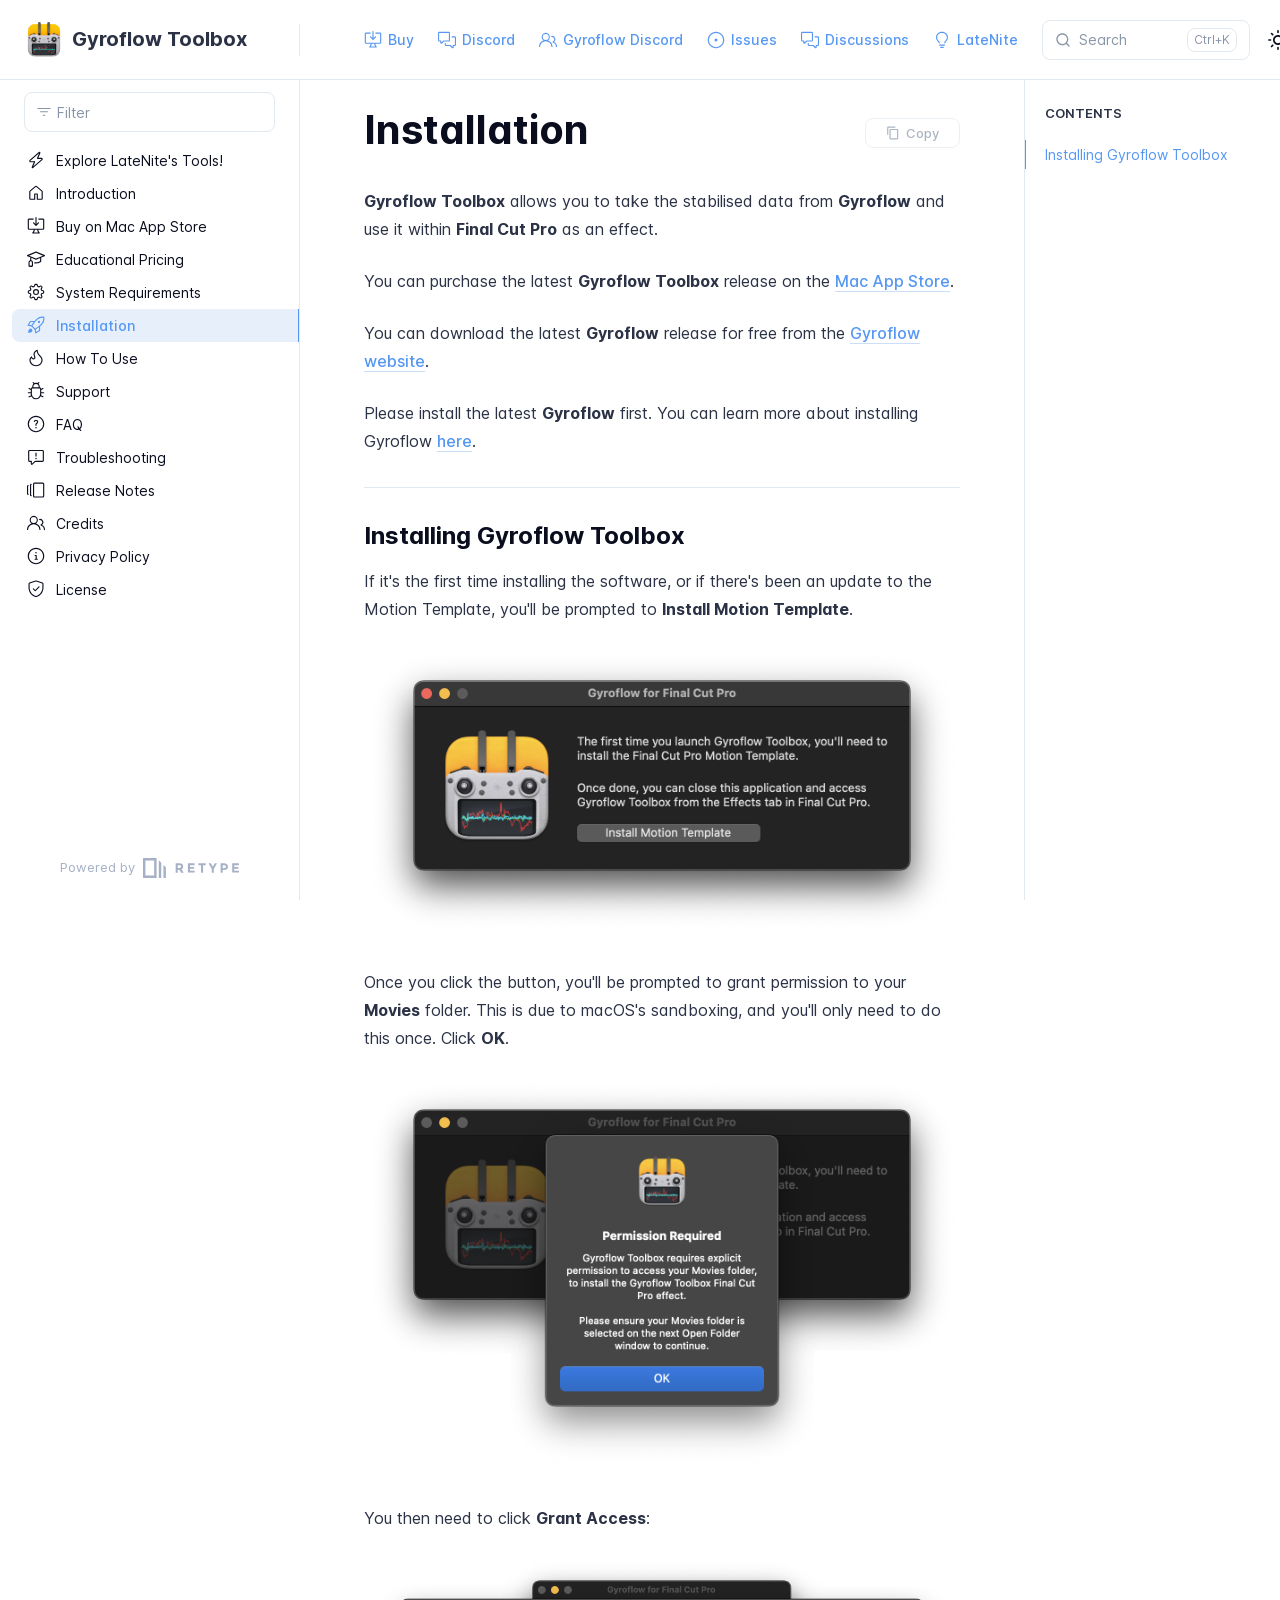
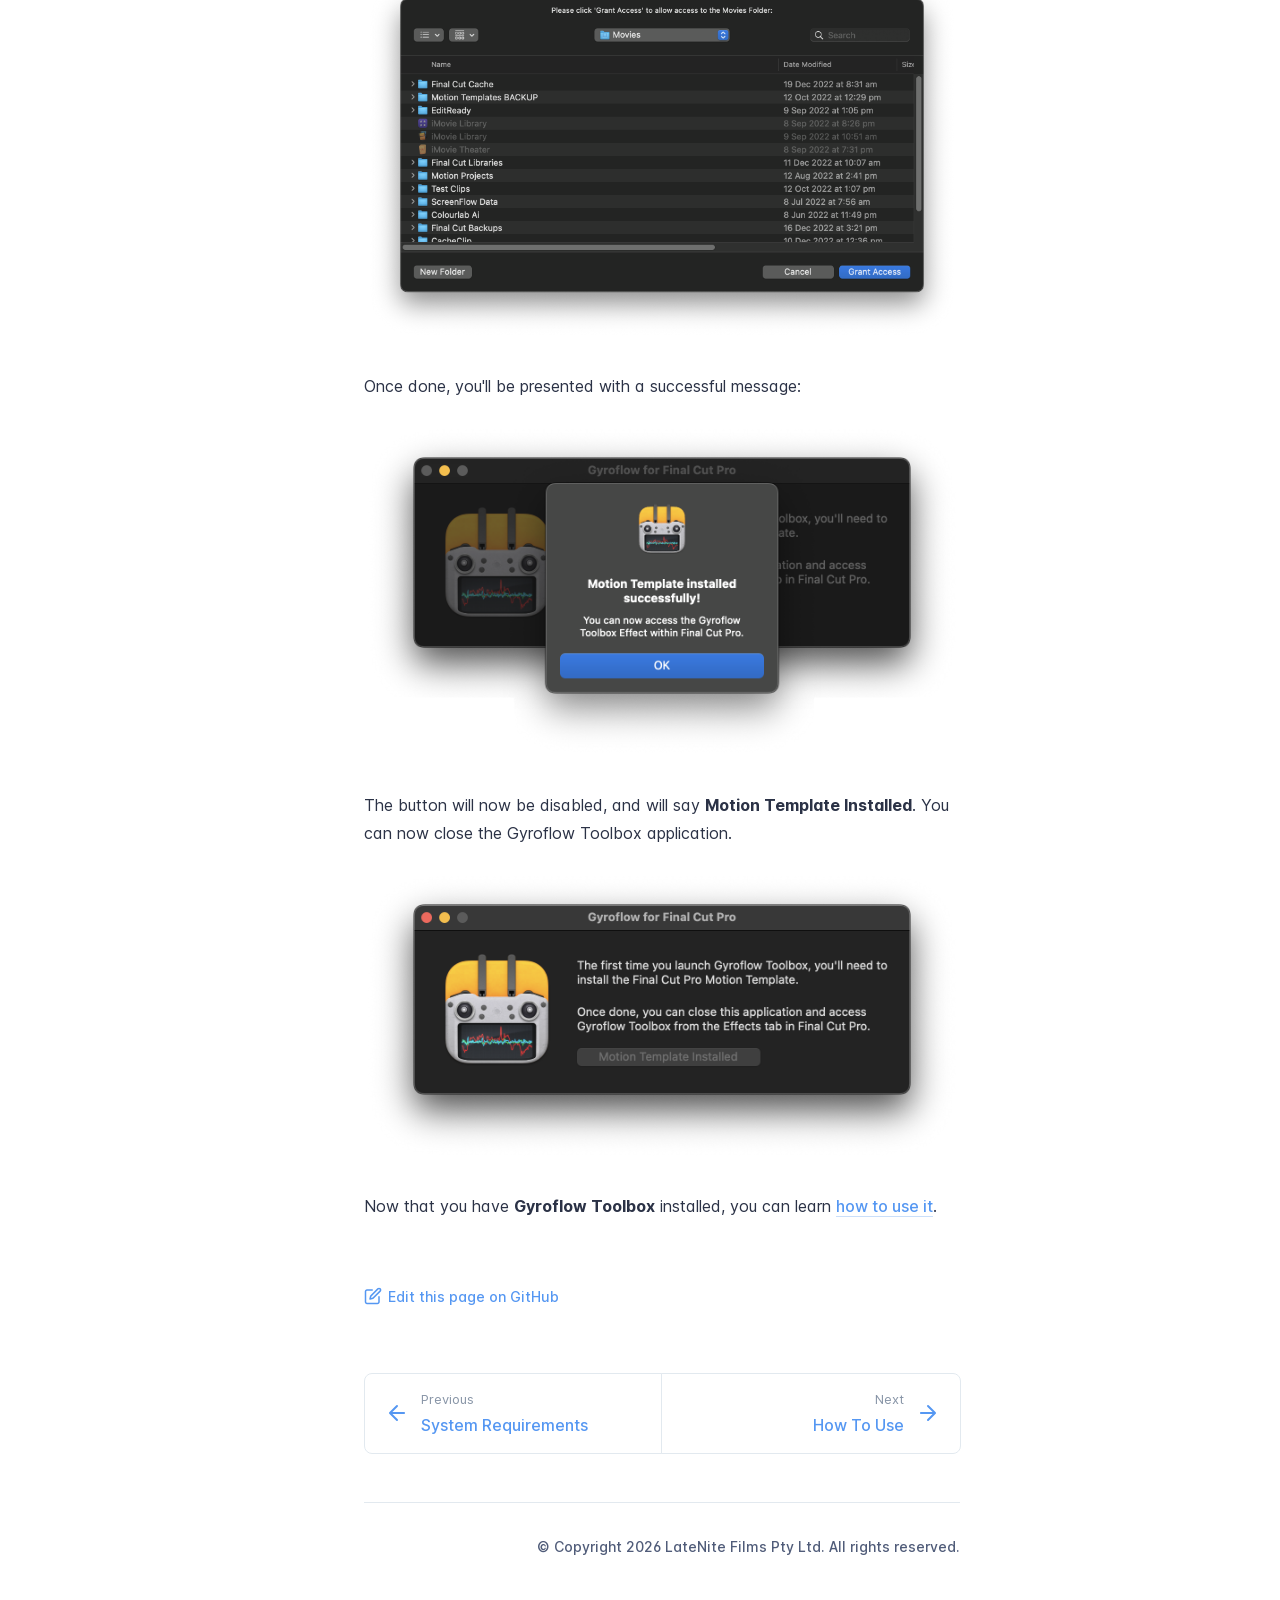
<file: installation/index.html>
<!DOCTYPE html>
<html lang="en" class="h-full">
<head>
    <meta charset="UTF-8">
    <meta name="viewport" content="width=device-width,initial-scale=1">
    <meta name="color-scheme" content="light dark">
    <meta name="turbo-cache-control" content="no-cache" data-turbo-track="reload" data-track-token="4.6.0.837087397743">

    <!-- See retype.com -->
    <meta name="generator" content="Retype 4.6.0">

    <!-- Primary Meta Tags -->
    <title>Installation</title>
    <meta name="title" content="Installation">
    <meta name="description" content="Gyroflow Toolbox allows you to take the stabilised data from Gyroflow and use it within Final Cut Pro as an effect.">

    <!-- Canonical -->
    <link rel="canonical" href="https://gyroflowtoolbox.fcp.cafe/installation/">
    <link rel="sitemap" type="application/xml" title="Sitemap" href="https://gyroflowtoolbox.fcp.cafe/sitemap.xml">

    <!-- Open Graph -->
    <meta property="og:type" content="website">
    <meta property="og:url" content="https://gyroflowtoolbox.fcp.cafe/installation/">
    <meta property="og:title" content="Installation">
    <meta property="og:description" content="Gyroflow Toolbox allows you to take the stabilised data from Gyroflow and use it within Final Cut Pro as an effect.">
    <meta property="og:image" content="https://gyroflowtoolbox.fcp.cafe/static/thumbnail.jpg">
    <meta property="og:image:width" content="1200">
    <meta property="og:image:height" content="630">
    <meta property="og:image:alt" content="Installation">
    <meta property="og:site_name" content="Gyroflow Toolbox">
    <meta property="og:locale" content="en_US">

    <!-- Twitter -->
    <meta name="twitter:card" content="summary_large_image">
    <meta name="twitter:url" content="https://gyroflowtoolbox.fcp.cafe/installation/">
    <meta name="twitter:title" content="Installation">
    <meta name="twitter:description" content="Gyroflow Toolbox allows you to take the stabilised data from Gyroflow and use it within Final Cut Pro as an effect.">
    <meta name="twitter:image" content="https://gyroflowtoolbox.fcp.cafe/static/thumbnail.jpg">
    <meta name="twitter:image:alt" content="Installation">

    <!-- Alternate Markdown -->
    <link rel="alternate" type="text/markdown" href="https://gyroflowtoolbox.fcp.cafe/installation.md">

    <script data-cfasync="false">(function(){var cl=document.documentElement.classList,ls=localStorage.getItem("retype_scheme"),hd=cl.contains("dark"),hl=cl.contains("light"),wm=window.matchMedia&&window.matchMedia("(prefers-color-scheme: dark)").matches;if(ls==="dark"||(!ls&&wm&&!hd&&!hl)){cl.remove("light");cl.add("dark")}else if(ls==="light"||(!ls&&!wm&&!hd&&!hl)){cl.remove("dark");cl.add("light")}})();</script>

    <link id="retype-favicon" rel="icon" href="../static/favicon.ico" />
    <link href="../resources/css/retype.css?v=4.6.0.837087397743" rel="stylesheet">

    <script data-cfasync="false" src="../resources/js/config.js?v=4.6.0.837087397743" data-turbo-eval="false" defer></script>
    <script data-cfasync="false" src="../resources/js/retype.js?v=4.6.0" data-turbo-eval="false" defer></script>
    <script id="lunr-js" data-cfasync="false" src="../resources/js/lunr.js?v=4.6.0.837087397743" data-turbo-eval="false" defer></script>

    <link rel="stylesheet" href="https://cdnjs.cloudflare.com/ajax/libs/font-awesome/4.7.0/css/font-awesome.min.css">
    <style>
        .review {
            text-align: left;
            color: #1956AF;
            border-radius: 10px;
            background-color: #E1EDFF;
            border: 1px solid #1956AF;
            margin-bottom: 20px;
            padding-top: 15px;
            padding-left: 10px;
            padding-right: 10px;
            padding-bottom: 0px;
        }
        html.dark .review {
            background-color: rgb(39 39 39/var(--tw-bg-opacity));
            color: rgb(189 189 189/var(--tw-text-opacity));
        }
        .review p {
            font-size: 11px;
        }
        .review-rating {
            margin-bottom: 5px;
        }
        .fa-star {
            font-size: 20px;
            color: #ccc;
        }
        .fa-star.checked {
            color: orange;
        }
        @media (max-width: 959px) {
            img.rightLogo {
                display: none !important;
            }
        }
    </style>
</head>
<body>
    <div id="retype-app" class="relative text-base antialiased text-base-text bg-base-bg font-body">
    <div class="absolute bottom-0 left-0" style="top: 5rem; right: 50%"></div>

    <header id="retype-header" class="sticky top-0 z-30 flex w-full h-16 bg-header-bg border-b border-header-border md:h-20">
        <div class="container relative flex items-center justify-between pr-6 grow md:justify-start">
            <!-- Mobile menu button skeleton -->
            <button v-cloak class="skeleton retype-mobile-menu-button flex items-center justify-center shrink-0 overflow-hidden dark:text-white focus:outline-hidden rounded-full w-10 h-10 ml-3.5 md:hidden"><svg xmlns="http://www.w3.org/2000/svg" class="mb-px shrink-0" width="24" height="24" viewBox="0 0 24 24" role="presentation" style="margin-bottom: 0px;"><g fill="currentColor"><path d="M2 4h20v2H2zM2 11h20v2H2zM2 18h20v2H2z"></path></g></svg></button>
            <div v-cloak id="retype-sidebar-left-toggle-button"></div>
    
            <!-- Logo -->
            <div class="flex items-center justify-between h-full py-2 md:w-75">
                <div class="flex items-center px-2 md:px-6">
                    <a id="retype-branding-logo" href="https://gyroflowtoolbox.fcp.cafe/" class="flex items-center leading-snug text-xl">
                        <span class="w-10 mr-2 grow-0 shrink-0 overflow-hidden">
                            <img class="max-h-10 md:inline-block" src="../static/logo.png" alt="" width="40" height="40">
                        </span>
                        <span class="dark:text-white font-bold line-clamp-1 md:line-clamp-2">Gyroflow Toolbox</span>
                    </a>
                </div>
    
                <span class="hidden h-8 border-r md:inline-block border-base-border"></span>
            </div>
    
            <div class="flex justify-between md:grow">
                <!-- Top Nav -->
                <nav id="retype-header-nav" class="hidden md:flex">
                    <ul class="flex flex-col mb-4 md:pl-16 md:mb-0 md:flex-row md:items-center">
                        <li class="mr-6">
                            <a class="py-2 md:mb-0 inline-flex items-center text-sm whitespace-nowrap transition-colors duration-200 ease-linear md:text-header-text font-header-text hover:text-header-text-hover" href="../buy/">
                                <svg xmlns="http://www.w3.org/2000/svg" class="block shrink-0 mr-1.5" width="18" height="18" viewBox="0 0 24 24" fill="currentColor" aria-hidden="true" focusable="false">
                                    <path d="M11.25 9.331V.75a.75.75 0 0 1 1.5 0v8.58l1.949-2.11A.75.75 0 1 1 15.8 8.237l-3.25 3.52a.75.75 0 0 1-1.102 0l-3.25-3.52A.75.75 0 1 1 9.3 7.22l1.949 2.111Z"/><path d="M2.5 3.75v11.5c0 .138.112.25.25.25h18.5a.25.25 0 0 0 .25-.25V3.75a.25.25 0 0 0-.25-.25h-5.5a.75.75 0 0 1 0-1.5h5.5c.966 0 1.75.784 1.75 1.75v11.5A1.75 1.75 0 0 1 21.25 17h-6.204c.171 1.375.805 2.652 1.769 3.757A.752.752 0 0 1 16.25 22h-8.5a.75.75 0 0 1-.566-1.243c.965-1.105 1.599-2.382 1.77-3.757H2.75A1.75 1.75 0 0 1 1 15.25V3.75C1 2.784 1.784 2 2.75 2h5.5a.75.75 0 0 1 0 1.5h-5.5a.25.25 0 0 0-.25.25ZM10.463 17c-.126 1.266-.564 2.445-1.223 3.5h5.52c-.66-1.055-1.098-2.234-1.223-3.5Z"/>
                                </svg>
                                <span>Buy</span>
                            </a>
                        </li>
                        <li class="mr-6">
                            <a class="py-2 md:mb-0 inline-flex items-center text-sm whitespace-nowrap transition-colors duration-200 ease-linear md:text-header-text font-header-text hover:text-header-text-hover" href="https://ltnt.tv/discord" target="_blank">
                                <svg xmlns="http://www.w3.org/2000/svg" class="block shrink-0 mr-1.5" width="18" height="18" viewBox="0 0 24 24" fill="currentColor" aria-hidden="true" focusable="false">
                                    <path d="M1.75 1h12.5c.966 0 1.75.784 1.75 1.75v9.5A1.75 1.75 0 0 1 14.25 14H8.061l-2.574 2.573A1.458 1.458 0 0 1 3 15.543V14H1.75A1.75 1.75 0 0 1 0 12.25v-9.5C0 1.784.784 1 1.75 1ZM1.5 2.75v9.5c0 .138.112.25.25.25h2a.75.75 0 0 1 .75.75v2.19l2.72-2.72a.749.749 0 0 1 .53-.22h6.5a.25.25 0 0 0 .25-.25v-9.5a.25.25 0 0 0-.25-.25H1.75a.25.25 0 0 0-.25.25Z"/><path d="M22.5 8.75a.25.25 0 0 0-.25-.25h-3.5a.75.75 0 0 1 0-1.5h3.5c.966 0 1.75.784 1.75 1.75v9.5A1.75 1.75 0 0 1 22.25 20H21v1.543a1.457 1.457 0 0 1-2.487 1.03L15.939 20H10.75A1.75 1.75 0 0 1 9 18.25v-1.465a.75.75 0 0 1 1.5 0v1.465c0 .138.112.25.25.25h5.5a.75.75 0 0 1 .53.22l2.72 2.72v-2.19a.75.75 0 0 1 .75-.75h2a.25.25 0 0 0 .25-.25v-9.5Z"/>
                                </svg>
                                <span>Discord</span>
                            </a>
                        </li>
                        <li class="mr-6">
                            <a class="py-2 md:mb-0 inline-flex items-center text-sm whitespace-nowrap transition-colors duration-200 ease-linear md:text-header-text font-header-text hover:text-header-text-hover" href="https://discord.gg/BBJ2UVAr2D" target="_blank">
                                <svg xmlns="http://www.w3.org/2000/svg" class="block shrink-0 mr-1.5" width="18" height="18" viewBox="0 0 24 24" fill="currentColor" aria-hidden="true" focusable="false">
                                    <path d="M3.5 8a5.5 5.5 0 1 1 8.596 4.547 9.005 9.005 0 0 1 5.9 8.18.751.751 0 0 1-1.5.045 7.5 7.5 0 0 0-14.993 0 .75.75 0 0 1-1.499-.044 9.005 9.005 0 0 1 5.9-8.181A5.496 5.496 0 0 1 3.5 8ZM9 4a4 4 0 1 0 0 8 4 4 0 0 0 0-8Zm8.29 4c-.148 0-.292.01-.434.03a.75.75 0 1 1-.212-1.484 4.53 4.53 0 0 1 3.38 8.097 6.69 6.69 0 0 1 3.956 6.107.75.75 0 0 1-1.5 0 5.193 5.193 0 0 0-3.696-4.972l-.534-.16v-1.676l.41-.209A3.03 3.03 0 0 0 17.29 8Z"/>
                                </svg>
                                <span>Gyroflow Discord</span>
                            </a>
                        </li>
                        <li class="mr-6">
                            <a class="py-2 md:mb-0 inline-flex items-center text-sm whitespace-nowrap transition-colors duration-200 ease-linear md:text-header-text font-header-text hover:text-header-text-hover" href="https://github.com/latenitefilms/gyroflowtoolbox/issues" target="_blank">
                                <svg xmlns="http://www.w3.org/2000/svg" class="block shrink-0 mr-1.5" width="18" height="18" viewBox="0 0 24 24" fill="currentColor" aria-hidden="true" focusable="false">
                                    <path d="M12 1c6.075 0 11 4.925 11 11s-4.925 11-11 11S1 18.075 1 12 5.925 1 12 1ZM2.5 12a9.5 9.5 0 0 0 9.5 9.5 9.5 9.5 0 0 0 9.5-9.5A9.5 9.5 0 0 0 12 2.5 9.5 9.5 0 0 0 2.5 12Zm9.5 2a2 2 0 1 1-.001-3.999A2 2 0 0 1 12 14Z"/>
                                </svg>
                                <span>Issues</span>
                            </a>
                        </li>
                        <li class="mr-6">
                            <a class="py-2 md:mb-0 inline-flex items-center text-sm whitespace-nowrap transition-colors duration-200 ease-linear md:text-header-text font-header-text hover:text-header-text-hover" href="https://github.com/latenitefilms/gyroflowtoolbox/discussions" target="_blank">
                                <svg xmlns="http://www.w3.org/2000/svg" class="block shrink-0 mr-1.5" width="18" height="18" viewBox="0 0 24 24" fill="currentColor" aria-hidden="true" focusable="false">
                                    <path d="M1.75 1h12.5c.966 0 1.75.784 1.75 1.75v9.5A1.75 1.75 0 0 1 14.25 14H8.061l-2.574 2.573A1.458 1.458 0 0 1 3 15.543V14H1.75A1.75 1.75 0 0 1 0 12.25v-9.5C0 1.784.784 1 1.75 1ZM1.5 2.75v9.5c0 .138.112.25.25.25h2a.75.75 0 0 1 .75.75v2.19l2.72-2.72a.749.749 0 0 1 .53-.22h6.5a.25.25 0 0 0 .25-.25v-9.5a.25.25 0 0 0-.25-.25H1.75a.25.25 0 0 0-.25.25Z"/><path d="M22.5 8.75a.25.25 0 0 0-.25-.25h-3.5a.75.75 0 0 1 0-1.5h3.5c.966 0 1.75.784 1.75 1.75v9.5A1.75 1.75 0 0 1 22.25 20H21v1.543a1.457 1.457 0 0 1-2.487 1.03L15.939 20H10.75A1.75 1.75 0 0 1 9 18.25v-1.465a.75.75 0 0 1 1.5 0v1.465c0 .138.112.25.25.25h5.5a.75.75 0 0 1 .53.22l2.72 2.72v-2.19a.75.75 0 0 1 .75-.75h2a.25.25 0 0 0 .25-.25v-9.5Z"/>
                                </svg>
                                <span>Discussions</span>
                            </a>
                        </li>
                        <li class="mr-6">
                            <a class="py-2 md:mb-0 inline-flex items-center text-sm whitespace-nowrap transition-colors duration-200 ease-linear md:text-header-text font-header-text hover:text-header-text-hover" href="https://fcp.cafe/latenite/" target="_blank">
                                <svg xmlns="http://www.w3.org/2000/svg" class="block shrink-0 mr-1.5" width="18" height="18" viewBox="0 0 24 24" fill="currentColor" aria-hidden="true" focusable="false">
                                    <path d="M12 2.5c-3.81 0-6.5 2.743-6.5 6.119 0 1.536.632 2.572 1.425 3.56.172.215.347.422.527.635l.096.112c.21.25.427.508.63.774.404.531.783 1.128.995 1.834a.75.75 0 0 1-1.436.432c-.138-.46-.397-.89-.753-1.357a18.111 18.111 0 0 0-.582-.714l-.092-.11c-.18-.212-.37-.436-.555-.667C4.87 12.016 4 10.651 4 8.618 4 4.363 7.415 1 12 1s8 3.362 8 7.619c0 2.032-.87 3.397-1.755 4.5-.185.23-.375.454-.555.667l-.092.109c-.21.248-.405.481-.582.714-.356.467-.615.898-.753 1.357a.751.751 0 0 1-1.437-.432c.213-.706.592-1.303.997-1.834.202-.266.419-.524.63-.774l.095-.112c.18-.213.355-.42.527-.634.793-.99 1.425-2.025 1.425-3.561C18.5 5.243 15.81 2.5 12 2.5ZM8.75 18h6.5a.75.75 0 0 1 0 1.5h-6.5a.75.75 0 0 1 0-1.5Zm.75 3.75a.75.75 0 0 1 .75-.75h3.5a.75.75 0 0 1 0 1.5h-3.5a.75.75 0 0 1-.75-.75Z"/>
                                </svg>
                                <span>LateNite</span>
                            </a>
                        </li>
    
                    </ul>
                </nav>
    
                <div v-cloak class="flex justify-end grow">
                    <div id="retype-mobile-search-button"></div>
                    <doc-search-desktop></doc-search-desktop>
    
                    <doc-theme-switch class="lg:ml-2"></doc-theme-switch>
                    <doc-history></doc-history>
                </div>
            </div>
        </div>
    </header>


    <div id="retype-container" class="container relative flex bg-white">
        <!-- Sidebar Skeleton -->
        <div v-cloak class="fixed flex flex-col shrink-0 duration-300 ease-in-out bg-sidebar-left-bg border-sidebar-left-border sidebar top-20 w-75 border-r h-screen md:sticky transition-transform skeleton">
        
            <div class="flex items-center h-16 px-6">
                <input id="retype-filter-input-mock" class="w-full h-10 pl-8 px-3 py-2 transition-colors duration-200 ease-linear bg-filter-bg border border-filter-border rounded-lg shadow-none md:text-sm hover:border-filter-border-hover focus:outline-hidden focus:border-filter-border-focus placeholder-filter-placeholder" type="text">
            </div>
        
            <div class="pl-6 mt-1 mb-4">
                <div class="w-32 h-3 mb-4 bg-skeleton-bg rounded-full loading"></div>
                <div class="w-48 h-3 mb-4 bg-skeleton-bg rounded-full loading"></div>
                <div class="w-40 h-3 mb-4 bg-skeleton-bg rounded-full loading"></div>
                <div class="w-32 h-3 mb-4 bg-skeleton-bg rounded-full loading"></div>
                <div class="w-48 h-3 mb-4 bg-skeleton-bg rounded-full loading"></div>
                <div class="w-40 h-3 mb-4 bg-skeleton-bg rounded-full loading"></div>
            </div>
        
            <div class="shrink-0 mt-auto bg-transparent dark:border-base-border">
                <a class="flex items-center justify-center flex-nowrap h-16 text-gray-350 dark:text-dark-400 hover:text-gray-600 dark:hover:text-dark-300 transition-colors duration-150 ease-in docs-powered-by" target="_blank" href="https://retype.com/" rel="noopener">
                    <span class="text-xs whitespace-nowrap">Powered by</span>
                    <svg xmlns="http://www.w3.org/2000/svg" class="ml-2" fill="currentColor" width="96" height="20" overflow="visible"><path d="M0 0v20h13.59V0H0zm11.15 17.54H2.44V2.46h8.71v15.08zM15.8 20h2.44V4.67L15.8 2.22zM20.45 6.89V20h2.44V9.34z"/><g><path d="M40.16 8.44c0 1.49-.59 2.45-1.75 2.88l2.34 3.32h-2.53l-2.04-2.96h-1.43v2.96h-2.06V5.36h3.5c1.43 0 2.46.24 3.07.73s.9 1.27.9 2.35zm-2.48 1.1c.26-.23.38-.59.38-1.09 0-.5-.13-.84-.4-1.03s-.73-.28-1.39-.28h-1.54v2.75h1.5c.72 0 1.2-.12 1.45-.35zM51.56 5.36V7.2h-4.59v1.91h4.13v1.76h-4.13v1.92h4.74v1.83h-6.79V5.36h6.64zM60.09 7.15v7.48h-2.06V7.15h-2.61V5.36h7.28v1.79h-2.61zM70.81 14.64h-2.06v-3.66l-3.19-5.61h2.23l1.99 3.45 1.99-3.45H74l-3.19 5.61v3.66zM83.99 6.19c.65.55.97 1.4.97 2.55s-.33 1.98-1 2.51-1.68.8-3.04.8h-1.23v2.59h-2.06V5.36h3.26c1.42 0 2.45.28 3.1.83zm-1.51 3.65c.25-.28.37-.69.37-1.22s-.16-.92-.48-1.14c-.32-.23-.82-.34-1.5-.34H79.7v3.12h1.38c.68 0 1.15-.14 1.4-.42zM95.85 5.36V7.2h-4.59v1.91h4.13v1.76h-4.13v1.92H96v1.83h-6.79V5.36h6.64z"/></g></svg>
                </a>
            </div>
        </div>
        
        <!-- Sidebar component -->
        <doc-sidebar v-cloak>
            <template #sidebar-footer>
                <div class="shrink-0 mt-auto border-t md:bg-transparent md:border-none dark:border-base-border">
        
                    <div class="py-3 px-6 md:hidden border-b dark:border-base-border">
                        <nav>
                            <ul class="flex flex-wrap justify-center items-center">
                                <li class="mr-6">
                                    <a class="block py-1 inline-flex items-center text-sm whitespace-nowrap transition-colors duration-200 ease-linear md:text-header-text font-header-text hover:text-header-text-hover" href="../buy/">
                                        <svg xmlns="http://www.w3.org/2000/svg" class="block shrink-0 mr-1.5" width="18" height="18" viewBox="0 0 24 24" fill="currentColor" aria-hidden="true" focusable="false">
                                            <path d="M11.25 9.331V.75a.75.75 0 0 1 1.5 0v8.58l1.949-2.11A.75.75 0 1 1 15.8 8.237l-3.25 3.52a.75.75 0 0 1-1.102 0l-3.25-3.52A.75.75 0 1 1 9.3 7.22l1.949 2.111Z"/><path d="M2.5 3.75v11.5c0 .138.112.25.25.25h18.5a.25.25 0 0 0 .25-.25V3.75a.25.25 0 0 0-.25-.25h-5.5a.75.75 0 0 1 0-1.5h5.5c.966 0 1.75.784 1.75 1.75v11.5A1.75 1.75 0 0 1 21.25 17h-6.204c.171 1.375.805 2.652 1.769 3.757A.752.752 0 0 1 16.25 22h-8.5a.75.75 0 0 1-.566-1.243c.965-1.105 1.599-2.382 1.77-3.757H2.75A1.75 1.75 0 0 1 1 15.25V3.75C1 2.784 1.784 2 2.75 2h5.5a.75.75 0 0 1 0 1.5h-5.5a.25.25 0 0 0-.25.25ZM10.463 17c-.126 1.266-.564 2.445-1.223 3.5h5.52c-.66-1.055-1.098-2.234-1.223-3.5Z"/>
                                        </svg>
                                        <span>Buy</span>
                                    </a>
                                </li>
                                <li class="mr-6">
                                    <a class="block py-1 inline-flex items-center text-sm whitespace-nowrap transition-colors duration-200 ease-linear md:text-header-text font-header-text hover:text-header-text-hover" href="https://ltnt.tv/discord" target="_blank">
                                        <svg xmlns="http://www.w3.org/2000/svg" class="block shrink-0 mr-1.5" width="18" height="18" viewBox="0 0 24 24" fill="currentColor" aria-hidden="true" focusable="false">
                                            <path d="M1.75 1h12.5c.966 0 1.75.784 1.75 1.75v9.5A1.75 1.75 0 0 1 14.25 14H8.061l-2.574 2.573A1.458 1.458 0 0 1 3 15.543V14H1.75A1.75 1.75 0 0 1 0 12.25v-9.5C0 1.784.784 1 1.75 1ZM1.5 2.75v9.5c0 .138.112.25.25.25h2a.75.75 0 0 1 .75.75v2.19l2.72-2.72a.749.749 0 0 1 .53-.22h6.5a.25.25 0 0 0 .25-.25v-9.5a.25.25 0 0 0-.25-.25H1.75a.25.25 0 0 0-.25.25Z"/><path d="M22.5 8.75a.25.25 0 0 0-.25-.25h-3.5a.75.75 0 0 1 0-1.5h3.5c.966 0 1.75.784 1.75 1.75v9.5A1.75 1.75 0 0 1 22.25 20H21v1.543a1.457 1.457 0 0 1-2.487 1.03L15.939 20H10.75A1.75 1.75 0 0 1 9 18.25v-1.465a.75.75 0 0 1 1.5 0v1.465c0 .138.112.25.25.25h5.5a.75.75 0 0 1 .53.22l2.72 2.72v-2.19a.75.75 0 0 1 .75-.75h2a.25.25 0 0 0 .25-.25v-9.5Z"/>
                                        </svg>
                                        <span>Discord</span>
                                    </a>
                                </li>
                                <li class="mr-6">
                                    <a class="block py-1 inline-flex items-center text-sm whitespace-nowrap transition-colors duration-200 ease-linear md:text-header-text font-header-text hover:text-header-text-hover" href="https://discord.gg/BBJ2UVAr2D" target="_blank">
                                        <svg xmlns="http://www.w3.org/2000/svg" class="block shrink-0 mr-1.5" width="18" height="18" viewBox="0 0 24 24" fill="currentColor" aria-hidden="true" focusable="false">
                                            <path d="M3.5 8a5.5 5.5 0 1 1 8.596 4.547 9.005 9.005 0 0 1 5.9 8.18.751.751 0 0 1-1.5.045 7.5 7.5 0 0 0-14.993 0 .75.75 0 0 1-1.499-.044 9.005 9.005 0 0 1 5.9-8.181A5.496 5.496 0 0 1 3.5 8ZM9 4a4 4 0 1 0 0 8 4 4 0 0 0 0-8Zm8.29 4c-.148 0-.292.01-.434.03a.75.75 0 1 1-.212-1.484 4.53 4.53 0 0 1 3.38 8.097 6.69 6.69 0 0 1 3.956 6.107.75.75 0 0 1-1.5 0 5.193 5.193 0 0 0-3.696-4.972l-.534-.16v-1.676l.41-.209A3.03 3.03 0 0 0 17.29 8Z"/>
                                        </svg>
                                        <span>Gyroflow Discord</span>
                                    </a>
                                </li>
                                <li class="mr-6">
                                    <a class="block py-1 inline-flex items-center text-sm whitespace-nowrap transition-colors duration-200 ease-linear md:text-header-text font-header-text hover:text-header-text-hover" href="https://github.com/latenitefilms/gyroflowtoolbox/issues" target="_blank">
                                        <svg xmlns="http://www.w3.org/2000/svg" class="block shrink-0 mr-1.5" width="18" height="18" viewBox="0 0 24 24" fill="currentColor" aria-hidden="true" focusable="false">
                                            <path d="M12 1c6.075 0 11 4.925 11 11s-4.925 11-11 11S1 18.075 1 12 5.925 1 12 1ZM2.5 12a9.5 9.5 0 0 0 9.5 9.5 9.5 9.5 0 0 0 9.5-9.5A9.5 9.5 0 0 0 12 2.5 9.5 9.5 0 0 0 2.5 12Zm9.5 2a2 2 0 1 1-.001-3.999A2 2 0 0 1 12 14Z"/>
                                        </svg>
                                        <span>Issues</span>
                                    </a>
                                </li>
                                <li class="mr-6">
                                    <a class="block py-1 inline-flex items-center text-sm whitespace-nowrap transition-colors duration-200 ease-linear md:text-header-text font-header-text hover:text-header-text-hover" href="https://github.com/latenitefilms/gyroflowtoolbox/discussions" target="_blank">
                                        <svg xmlns="http://www.w3.org/2000/svg" class="block shrink-0 mr-1.5" width="18" height="18" viewBox="0 0 24 24" fill="currentColor" aria-hidden="true" focusable="false">
                                            <path d="M1.75 1h12.5c.966 0 1.75.784 1.75 1.75v9.5A1.75 1.75 0 0 1 14.25 14H8.061l-2.574 2.573A1.458 1.458 0 0 1 3 15.543V14H1.75A1.75 1.75 0 0 1 0 12.25v-9.5C0 1.784.784 1 1.75 1ZM1.5 2.75v9.5c0 .138.112.25.25.25h2a.75.75 0 0 1 .75.75v2.19l2.72-2.72a.749.749 0 0 1 .53-.22h6.5a.25.25 0 0 0 .25-.25v-9.5a.25.25 0 0 0-.25-.25H1.75a.25.25 0 0 0-.25.25Z"/><path d="M22.5 8.75a.25.25 0 0 0-.25-.25h-3.5a.75.75 0 0 1 0-1.5h3.5c.966 0 1.75.784 1.75 1.75v9.5A1.75 1.75 0 0 1 22.25 20H21v1.543a1.457 1.457 0 0 1-2.487 1.03L15.939 20H10.75A1.75 1.75 0 0 1 9 18.25v-1.465a.75.75 0 0 1 1.5 0v1.465c0 .138.112.25.25.25h5.5a.75.75 0 0 1 .53.22l2.72 2.72v-2.19a.75.75 0 0 1 .75-.75h2a.25.25 0 0 0 .25-.25v-9.5Z"/>
                                        </svg>
                                        <span>Discussions</span>
                                    </a>
                                </li>
                                <li class="mr-6">
                                    <a class="block py-1 inline-flex items-center text-sm whitespace-nowrap transition-colors duration-200 ease-linear md:text-header-text font-header-text hover:text-header-text-hover" href="https://fcp.cafe/latenite/" target="_blank">
                                        <svg xmlns="http://www.w3.org/2000/svg" class="block shrink-0 mr-1.5" width="18" height="18" viewBox="0 0 24 24" fill="currentColor" aria-hidden="true" focusable="false">
                                            <path d="M12 2.5c-3.81 0-6.5 2.743-6.5 6.119 0 1.536.632 2.572 1.425 3.56.172.215.347.422.527.635l.096.112c.21.25.427.508.63.774.404.531.783 1.128.995 1.834a.75.75 0 0 1-1.436.432c-.138-.46-.397-.89-.753-1.357a18.111 18.111 0 0 0-.582-.714l-.092-.11c-.18-.212-.37-.436-.555-.667C4.87 12.016 4 10.651 4 8.618 4 4.363 7.415 1 12 1s8 3.362 8 7.619c0 2.032-.87 3.397-1.755 4.5-.185.23-.375.454-.555.667l-.092.109c-.21.248-.405.481-.582.714-.356.467-.615.898-.753 1.357a.751.751 0 0 1-1.437-.432c.213-.706.592-1.303.997-1.834.202-.266.419-.524.63-.774l.095-.112c.18-.213.355-.42.527-.634.793-.99 1.425-2.025 1.425-3.561C18.5 5.243 15.81 2.5 12 2.5ZM8.75 18h6.5a.75.75 0 0 1 0 1.5h-6.5a.75.75 0 0 1 0-1.5Zm.75 3.75a.75.75 0 0 1 .75-.75h3.5a.75.75 0 0 1 0 1.5h-3.5a.75.75 0 0 1-.75-.75Z"/>
                                        </svg>
                                        <span>LateNite</span>
                                    </a>
                                </li>
        
                            </ul>
                        </nav>
                    </div>
        
                    <a class="flex items-center justify-center flex-nowrap h-16 text-gray-350 dark:text-dark-400 hover:text-gray-600 dark:hover:text-dark-300 transition-colors duration-150 ease-in docs-powered-by" target="_blank" href="https://retype.com/" rel="noopener">
                        <span class="text-xs whitespace-nowrap">Powered by</span>
                        <svg xmlns="http://www.w3.org/2000/svg" class="ml-2" fill="currentColor" width="96" height="20" overflow="visible"><path d="M0 0v20h13.59V0H0zm11.15 17.54H2.44V2.46h8.71v15.08zM15.8 20h2.44V4.67L15.8 2.22zM20.45 6.89V20h2.44V9.34z"/><g><path d="M40.16 8.44c0 1.49-.59 2.45-1.75 2.88l2.34 3.32h-2.53l-2.04-2.96h-1.43v2.96h-2.06V5.36h3.5c1.43 0 2.46.24 3.07.73s.9 1.27.9 2.35zm-2.48 1.1c.26-.23.38-.59.38-1.09 0-.5-.13-.84-.4-1.03s-.73-.28-1.39-.28h-1.54v2.75h1.5c.72 0 1.2-.12 1.45-.35zM51.56 5.36V7.2h-4.59v1.91h4.13v1.76h-4.13v1.92h4.74v1.83h-6.79V5.36h6.64zM60.09 7.15v7.48h-2.06V7.15h-2.61V5.36h7.28v1.79h-2.61zM70.81 14.64h-2.06v-3.66l-3.19-5.61h2.23l1.99 3.45 1.99-3.45H74l-3.19 5.61v3.66zM83.99 6.19c.65.55.97 1.4.97 2.55s-.33 1.98-1 2.51-1.68.8-3.04.8h-1.23v2.59h-2.06V5.36h3.26c1.42 0 2.45.28 3.1.83zm-1.51 3.65c.25-.28.37-.69.37-1.22s-.16-.92-.48-1.14c-.32-.23-.82-.34-1.5-.34H79.7v3.12h1.38c.68 0 1.15-.14 1.4-.42zM95.85 5.36V7.2h-4.59v1.91h4.13v1.76h-4.13v1.92H96v1.83h-6.79V5.36h6.64z"/></g></svg>
                    </a>
                </div>
            </template>
        </doc-sidebar>

        <div class="grow min-w-0 bg-body-bg">
            <!-- Render "toolbar" template here on api pages --><!-- Render page content -->
<div class="flex">
    <div id="retype-main" class="min-w-0 p-4 grow md:px-16">
        <main class="relative pb-12 lg:pt-2">
            <div class="relative retype-markdown" id="retype-content">
                <!-- Rendered if sidebar right is enabled -->
                <div id="retype-sidebar-right-toggle"></div>
                <doc-page-actions></doc-page-actions>

                <!-- Page content  -->
<h1 id="installation">Installation</h1>
<p><strong>Gyroflow Toolbox</strong> allows you to take the stabilised data from <strong>Gyroflow</strong> and use it within <strong>Final Cut Pro</strong> as an effect.</p>
<p>You can purchase the latest <strong>Gyroflow Toolbox</strong> release on the <a href="https://apps.apple.com/au/app/gyroflow-toolbox/id1667462993?mt=12">Mac App Store</a>.</p>
<p>You can download the latest <strong>Gyroflow</strong> release for free from the <a href="https://gyroflow.xyz/download">Gyroflow website</a>.</p>
<p>Please install the latest <strong>Gyroflow</strong> first. You can learn more about installing Gyroflow <a href="https://docs.gyroflow.xyz/app/getting-started/installation">here</a>.</p>
<hr>
<h3 id="installing-gyroflow-toolbox">Installing Gyroflow Toolbox</h3>
<p>If it&#x27;s the first time installing the software, or if there&#x27;s been an update to the Motion Template, you&#x27;ll be prompted to <strong>Install Motion Template</strong>.</p>
<figure class="content-center">
    <img src="../static/01-install.png" alt="" class="max-w-full h-auto rounded-image-rounded border-image-border border-image-border-width" width="1332" height="646" />
    <figcaption class="caption"></figcaption>
</figure>
<p>Once you click the button, you&#x27;ll be prompted to grant permission to your <strong>Movies</strong> folder. This is due to macOS&#x27;s sandboxing, and you&#x27;ll only need to do this once. Click <strong>OK</strong>.</p>
<figure class="content-center">
    <img src="../static/02-install.png" alt="" class="max-w-full h-auto rounded-image-rounded border-image-border border-image-border-width" width="1332" height="884" />
    <figcaption class="caption"></figcaption>
</figure>
<p>You then need to click <strong>Grant Access</strong>:</p>
<figure class="content-center">
    <img src="../static/03-install.png" alt="" class="max-w-full h-auto rounded-image-rounded border-image-border border-image-border-width" width="1824" height="1176" />
    <figcaption class="caption"></figcaption>
</figure>
<p>Once done, you&#x27;ll be presented with a successful message:</p>
<figure class="content-center">
    <img src="../static/04-install.png" alt="" class="max-w-full h-auto rounded-image-rounded border-image-border border-image-border-width" width="1332" height="748" />
    <figcaption class="caption"></figcaption>
</figure>
<p>The button will now be disabled, and will say <strong>Motion Template Installed</strong>. You can now close the Gyroflow Toolbox application.</p>
<figure class="content-center">
    <img src="../static/05-install.png" alt="" class="max-w-full h-auto rounded-image-rounded border-image-border border-image-border-width" width="1332" height="646" />
    <figcaption class="caption"></figcaption>
</figure>
<p>Now that you have <strong>Gyroflow Toolbox</strong> installed, you can learn <a href="../how-to-use/">how to use it</a>.</p>

                
                <!-- Required only on API pages -->
                <doc-toolbar-member-filter-no-results></doc-toolbar-member-filter-no-results>
            </div>
            <footer id="retype-content-footer" class="clear-both">
                <div class="flex flex-wrap items-center gap-x-4 gap-y-2 mt-14">
                    <a id="retype-edit-this-page" class="my-2.5 inline-flex items-center text-sm whitespace-nowrap text-body-link font-body-link hover:text-body-link-hover hover:underline" href="https://github.com/latenitefilms/GyroflowToolbox/blob/main/docs/installation.md" target="_blank" rel="noopener">
                        <svg class="mr-1.5" xmlns="http://www.w3.org/2000/svg" width="18" height="18" viewBox="0 0 24 24" fill="currentColor" overflow="visible"><path d="M20 12c-.55 0-1 .45-1 1v7c0 .55-.45 1-1 1H4c-.55 0-1-.45-1-1V6c0-.55.45-1 1-1h7c.55 0 1-.45 1-1s-.45-1-1-1H4C2.35 3 1 4.35 1 6v14c0 1.65 1.35 3 3 3h14c1.65 0 3-1.35 3-3v-7c0-.55-.45-1-1-1z" /><path d="M22.21 1.79c-1.18-1.18-3.24-1.18-4.41 0l-9.5 9.5c-.13.13-.22.29-.26.46l-1 4c-.08.34.01.7.26.95.18.2.44.3.7.3.08 0 .16-.01.24-.03l4-1c.18-.04.34-.13.46-.26l9.5-9.5c1.22-1.22 1.22-3.2.01-4.42zm-1.42 3l-9.3 9.3-2.11.53.53-2.11 9.3-9.3c.42-.42 1.16-.42 1.59 0 .43.43.43 1.15-.01 1.58z" /><path fill="none" d="M0 0h24v24H0z" /></svg>
                        <span>Edit this page on GitHub</span>
                    </a>
                </div>
            
                <nav id="retype-nextprev" class="print:hidden flex mt-14">
                    <div class="w-1/2">
                        <a class="px-5 py-4 h-full flex items-center break-normal font-medium text-body-link border border-base-border hover:border-base-border-hover rounded-l-lg transition-colors duration-150 relative hover:z-5" href="../system-requirements/">
                            <svg xmlns="http://www.w3.org/2000/svg" class="mr-3" width="24" height="24" viewBox="0 0 24 24" fill="currentColor" overflow="visible"><path d="M19 11H7.41l5.29-5.29a.996.996 0 10-1.41-1.41l-7 7a1 1 0 000 1.42l7 7a1.024 1.024 0 001.42-.01.996.996 0 000-1.41L7.41 13H19c.55 0 1-.45 1-1s-.45-1-1-1z" /><path fill="none" d="M0 0h24v24H0z" /></svg>
                            <span>
                                <span class="block text-xs font-normal text-base-text-muted">Previous</span>
                                <span class="block mt-1">System Requirements</span>
                            </span>
                        </a>
                    </div>
            
                    <div class="w-1/2">
                        <a class="px-5 py-4 -mx-px h-full flex items-center justify-end break-normal font-medium text-body-link border border-base-border hover:border-base-border-hover rounded-r-lg transition-colors duration-150 relative hover:z-5" href="../how-to-use/">
                            <span>
                                <span class="block text-xs font-normal text-right text-base-text-muted">Next</span>
                                <span class="block mt-1">How To Use</span>
                            </span>
                            <svg xmlns="http://www.w3.org/2000/svg" class="ml-3" width="24" height="24" viewBox="0 0 24 24" fill="currentColor" overflow="visible"><path d="M19.92 12.38a1 1 0 00-.22-1.09l-7-7a.996.996 0 10-1.41 1.41l5.3 5.3H5c-.55 0-1 .45-1 1s.45 1 1 1h11.59l-5.29 5.29a.996.996 0 000 1.41c.19.2.44.3.7.3s.51-.1.71-.29l7-7c.09-.09.16-.21.21-.33z" /><path fill="none" d="M0 0h24v24H0z" /></svg>
                        </a>
                    </div>
                </nav>
            </footer>
        </main>

        <div id="retype-page-footer" class="print:border-none border-t border-base-border pt-6 mb-8">
            <footer class="flex flex-wrap items-center justify-between print:justify-center">
                <div id="retype-footer-links" class="print:hidden">
                    <ul class="flex flex-wrap items-center text-sm">
                    </ul>
                </div>
                <div id="retype-copyright" class="print:justify-center py-2 text-footer-text font-footer-link text-sm leading-relaxed"><p>© Copyright 2026 LateNite Films Pty Ltd. All rights reserved.</p></div>
            </footer>
        </div>
    </div>

    <!-- Rendered if sidebar right is enabled -->
    <!-- Sidebar right skeleton-->
    <div v-cloak class="fixed top-0 bottom-0 right-0 translate-x-full bg-sidebar-right-bg border-sidebar-right-border lg:sticky lg:border-l lg:shrink-0 lg:pt-6 lg:translate-x-0 sm:w-1/2 lg:w-64 lg:z-0 md:w-104 sidebar-right skeleton">
        <div class="pl-5">
            <div class="w-32 h-3 mb-4 bg-skeleton-bg rounded-full loading"></div>
            <div class="w-48 h-3 mb-4 bg-skeleton-bg rounded-full loading"></div>
            <div class="w-40 h-3 mb-4 bg-skeleton-bg rounded-full loading"></div>
        </div>
    </div>

    <!-- User should be able to hide sidebar right -->
    <doc-sidebar-right v-cloak></doc-sidebar-right>
</div>

        </div>
    </div>

    <doc-search-mobile></doc-search-mobile>
    <doc-back-to-top></doc-back-to-top>
</div>


    <div id="retype-overlay-target"></div>

        <script data-cfasync="false">window.__DOCS__ = { "title": "Installation", level: 1, icon: "file", hasPrism: false, hasInstagram: false, hasMermaid: false, hasMath: false, tocDepth: 23, "md": "/installation.md" }</script>
</body>
</html>
</file>
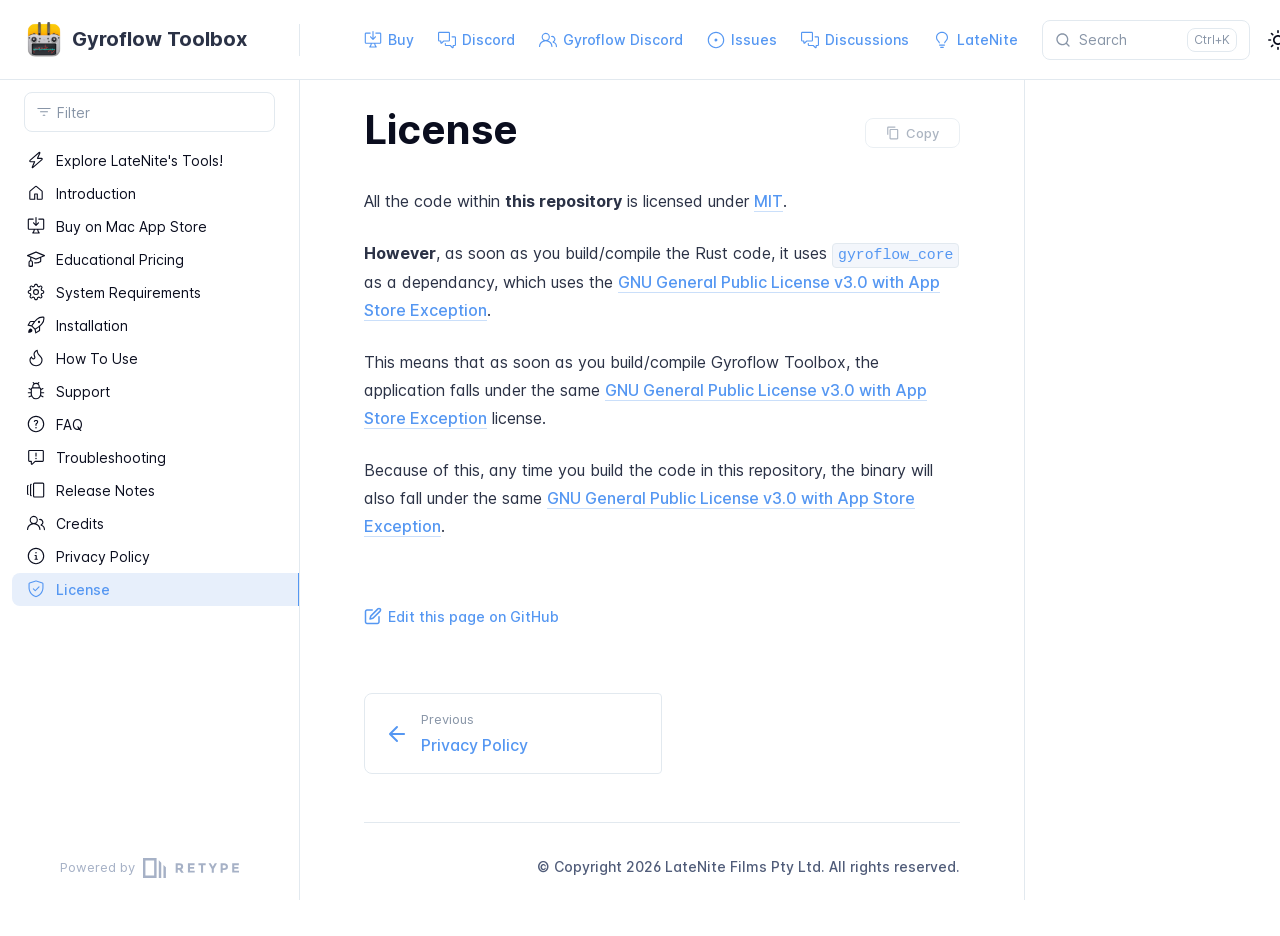
<file: license/index.html>
<!DOCTYPE html>
<html lang="en" class="h-full">
<head>
    <meta charset="UTF-8">
    <meta name="viewport" content="width=device-width,initial-scale=1">
    <meta name="color-scheme" content="light dark">
    <meta name="turbo-cache-control" content="no-cache" data-turbo-track="reload" data-track-token="4.6.0.837087397743">

    <!-- See retype.com -->
    <meta name="generator" content="Retype 4.6.0">

    <!-- Primary Meta Tags -->
    <title>License</title>
    <meta name="title" content="License">
    <meta name="description" content="All the code within this repository is licensed under MIT.">

    <!-- Canonical -->
    <link rel="canonical" href="https://gyroflowtoolbox.fcp.cafe/license/">
    <link rel="sitemap" type="application/xml" title="Sitemap" href="https://gyroflowtoolbox.fcp.cafe/sitemap.xml">

    <!-- Open Graph -->
    <meta property="og:type" content="website">
    <meta property="og:url" content="https://gyroflowtoolbox.fcp.cafe/license/">
    <meta property="og:title" content="License">
    <meta property="og:description" content="All the code within this repository is licensed under MIT.">
    <meta property="og:image" content="https://gyroflowtoolbox.fcp.cafe/static/thumbnail.jpg">
    <meta property="og:image:width" content="1200">
    <meta property="og:image:height" content="630">
    <meta property="og:image:alt" content="License">
    <meta property="og:site_name" content="Gyroflow Toolbox">
    <meta property="og:locale" content="en_US">

    <!-- Twitter -->
    <meta name="twitter:card" content="summary_large_image">
    <meta name="twitter:url" content="https://gyroflowtoolbox.fcp.cafe/license/">
    <meta name="twitter:title" content="License">
    <meta name="twitter:description" content="All the code within this repository is licensed under MIT.">
    <meta name="twitter:image" content="https://gyroflowtoolbox.fcp.cafe/static/thumbnail.jpg">
    <meta name="twitter:image:alt" content="License">

    <!-- Alternate Markdown -->
    <link rel="alternate" type="text/markdown" href="https://gyroflowtoolbox.fcp.cafe/license.md">

    <script data-cfasync="false">(function(){var cl=document.documentElement.classList,ls=localStorage.getItem("retype_scheme"),hd=cl.contains("dark"),hl=cl.contains("light"),wm=window.matchMedia&&window.matchMedia("(prefers-color-scheme: dark)").matches;if(ls==="dark"||(!ls&&wm&&!hd&&!hl)){cl.remove("light");cl.add("dark")}else if(ls==="light"||(!ls&&!wm&&!hd&&!hl)){cl.remove("dark");cl.add("light")}})();</script>

    <link id="retype-favicon" rel="icon" href="../static/favicon.ico" />
    <link href="../resources/css/retype.css?v=4.6.0.837087397743" rel="stylesheet">

    <script data-cfasync="false" src="../resources/js/config.js?v=4.6.0.837087397743" data-turbo-eval="false" defer></script>
    <script data-cfasync="false" src="../resources/js/retype.js?v=4.6.0" data-turbo-eval="false" defer></script>
    <script id="lunr-js" data-cfasync="false" src="../resources/js/lunr.js?v=4.6.0.837087397743" data-turbo-eval="false" defer></script>

    <link rel="stylesheet" href="https://cdnjs.cloudflare.com/ajax/libs/font-awesome/4.7.0/css/font-awesome.min.css">
    <style>
        .review {
            text-align: left;
            color: #1956AF;
            border-radius: 10px;
            background-color: #E1EDFF;
            border: 1px solid #1956AF;
            margin-bottom: 20px;
            padding-top: 15px;
            padding-left: 10px;
            padding-right: 10px;
            padding-bottom: 0px;
        }
        html.dark .review {
            background-color: rgb(39 39 39/var(--tw-bg-opacity));
            color: rgb(189 189 189/var(--tw-text-opacity));
        }
        .review p {
            font-size: 11px;
        }
        .review-rating {
            margin-bottom: 5px;
        }
        .fa-star {
            font-size: 20px;
            color: #ccc;
        }
        .fa-star.checked {
            color: orange;
        }
        @media (max-width: 959px) {
            img.rightLogo {
                display: none !important;
            }
        }
    </style>
</head>
<body>
    <div id="retype-app" class="relative text-base antialiased text-base-text bg-base-bg font-body">
    <div class="absolute bottom-0 left-0" style="top: 5rem; right: 50%"></div>

    <header id="retype-header" class="sticky top-0 z-30 flex w-full h-16 bg-header-bg border-b border-header-border md:h-20">
        <div class="container relative flex items-center justify-between pr-6 grow md:justify-start">
            <!-- Mobile menu button skeleton -->
            <button v-cloak class="skeleton retype-mobile-menu-button flex items-center justify-center shrink-0 overflow-hidden dark:text-white focus:outline-hidden rounded-full w-10 h-10 ml-3.5 md:hidden"><svg xmlns="http://www.w3.org/2000/svg" class="mb-px shrink-0" width="24" height="24" viewBox="0 0 24 24" role="presentation" style="margin-bottom: 0px;"><g fill="currentColor"><path d="M2 4h20v2H2zM2 11h20v2H2zM2 18h20v2H2z"></path></g></svg></button>
            <div v-cloak id="retype-sidebar-left-toggle-button"></div>
    
            <!-- Logo -->
            <div class="flex items-center justify-between h-full py-2 md:w-75">
                <div class="flex items-center px-2 md:px-6">
                    <a id="retype-branding-logo" href="https://gyroflowtoolbox.fcp.cafe/" class="flex items-center leading-snug text-xl">
                        <span class="w-10 mr-2 grow-0 shrink-0 overflow-hidden">
                            <img class="max-h-10 md:inline-block" src="../static/logo.png" alt="" width="40" height="40">
                        </span>
                        <span class="dark:text-white font-bold line-clamp-1 md:line-clamp-2">Gyroflow Toolbox</span>
                    </a>
                </div>
    
                <span class="hidden h-8 border-r md:inline-block border-base-border"></span>
            </div>
    
            <div class="flex justify-between md:grow">
                <!-- Top Nav -->
                <nav id="retype-header-nav" class="hidden md:flex">
                    <ul class="flex flex-col mb-4 md:pl-16 md:mb-0 md:flex-row md:items-center">
                        <li class="mr-6">
                            <a class="py-2 md:mb-0 inline-flex items-center text-sm whitespace-nowrap transition-colors duration-200 ease-linear md:text-header-text font-header-text hover:text-header-text-hover" href="../buy/">
                                <svg xmlns="http://www.w3.org/2000/svg" class="block shrink-0 mr-1.5" width="18" height="18" viewBox="0 0 24 24" fill="currentColor" aria-hidden="true" focusable="false">
                                    <path d="M11.25 9.331V.75a.75.75 0 0 1 1.5 0v8.58l1.949-2.11A.75.75 0 1 1 15.8 8.237l-3.25 3.52a.75.75 0 0 1-1.102 0l-3.25-3.52A.75.75 0 1 1 9.3 7.22l1.949 2.111Z"/><path d="M2.5 3.75v11.5c0 .138.112.25.25.25h18.5a.25.25 0 0 0 .25-.25V3.75a.25.25 0 0 0-.25-.25h-5.5a.75.75 0 0 1 0-1.5h5.5c.966 0 1.75.784 1.75 1.75v11.5A1.75 1.75 0 0 1 21.25 17h-6.204c.171 1.375.805 2.652 1.769 3.757A.752.752 0 0 1 16.25 22h-8.5a.75.75 0 0 1-.566-1.243c.965-1.105 1.599-2.382 1.77-3.757H2.75A1.75 1.75 0 0 1 1 15.25V3.75C1 2.784 1.784 2 2.75 2h5.5a.75.75 0 0 1 0 1.5h-5.5a.25.25 0 0 0-.25.25ZM10.463 17c-.126 1.266-.564 2.445-1.223 3.5h5.52c-.66-1.055-1.098-2.234-1.223-3.5Z"/>
                                </svg>
                                <span>Buy</span>
                            </a>
                        </li>
                        <li class="mr-6">
                            <a class="py-2 md:mb-0 inline-flex items-center text-sm whitespace-nowrap transition-colors duration-200 ease-linear md:text-header-text font-header-text hover:text-header-text-hover" href="https://ltnt.tv/discord" target="_blank">
                                <svg xmlns="http://www.w3.org/2000/svg" class="block shrink-0 mr-1.5" width="18" height="18" viewBox="0 0 24 24" fill="currentColor" aria-hidden="true" focusable="false">
                                    <path d="M1.75 1h12.5c.966 0 1.75.784 1.75 1.75v9.5A1.75 1.75 0 0 1 14.25 14H8.061l-2.574 2.573A1.458 1.458 0 0 1 3 15.543V14H1.75A1.75 1.75 0 0 1 0 12.25v-9.5C0 1.784.784 1 1.75 1ZM1.5 2.75v9.5c0 .138.112.25.25.25h2a.75.75 0 0 1 .75.75v2.19l2.72-2.72a.749.749 0 0 1 .53-.22h6.5a.25.25 0 0 0 .25-.25v-9.5a.25.25 0 0 0-.25-.25H1.75a.25.25 0 0 0-.25.25Z"/><path d="M22.5 8.75a.25.25 0 0 0-.25-.25h-3.5a.75.75 0 0 1 0-1.5h3.5c.966 0 1.75.784 1.75 1.75v9.5A1.75 1.75 0 0 1 22.25 20H21v1.543a1.457 1.457 0 0 1-2.487 1.03L15.939 20H10.75A1.75 1.75 0 0 1 9 18.25v-1.465a.75.75 0 0 1 1.5 0v1.465c0 .138.112.25.25.25h5.5a.75.75 0 0 1 .53.22l2.72 2.72v-2.19a.75.75 0 0 1 .75-.75h2a.25.25 0 0 0 .25-.25v-9.5Z"/>
                                </svg>
                                <span>Discord</span>
                            </a>
                        </li>
                        <li class="mr-6">
                            <a class="py-2 md:mb-0 inline-flex items-center text-sm whitespace-nowrap transition-colors duration-200 ease-linear md:text-header-text font-header-text hover:text-header-text-hover" href="https://discord.gg/BBJ2UVAr2D" target="_blank">
                                <svg xmlns="http://www.w3.org/2000/svg" class="block shrink-0 mr-1.5" width="18" height="18" viewBox="0 0 24 24" fill="currentColor" aria-hidden="true" focusable="false">
                                    <path d="M3.5 8a5.5 5.5 0 1 1 8.596 4.547 9.005 9.005 0 0 1 5.9 8.18.751.751 0 0 1-1.5.045 7.5 7.5 0 0 0-14.993 0 .75.75 0 0 1-1.499-.044 9.005 9.005 0 0 1 5.9-8.181A5.496 5.496 0 0 1 3.5 8ZM9 4a4 4 0 1 0 0 8 4 4 0 0 0 0-8Zm8.29 4c-.148 0-.292.01-.434.03a.75.75 0 1 1-.212-1.484 4.53 4.53 0 0 1 3.38 8.097 6.69 6.69 0 0 1 3.956 6.107.75.75 0 0 1-1.5 0 5.193 5.193 0 0 0-3.696-4.972l-.534-.16v-1.676l.41-.209A3.03 3.03 0 0 0 17.29 8Z"/>
                                </svg>
                                <span>Gyroflow Discord</span>
                            </a>
                        </li>
                        <li class="mr-6">
                            <a class="py-2 md:mb-0 inline-flex items-center text-sm whitespace-nowrap transition-colors duration-200 ease-linear md:text-header-text font-header-text hover:text-header-text-hover" href="https://github.com/latenitefilms/gyroflowtoolbox/issues" target="_blank">
                                <svg xmlns="http://www.w3.org/2000/svg" class="block shrink-0 mr-1.5" width="18" height="18" viewBox="0 0 24 24" fill="currentColor" aria-hidden="true" focusable="false">
                                    <path d="M12 1c6.075 0 11 4.925 11 11s-4.925 11-11 11S1 18.075 1 12 5.925 1 12 1ZM2.5 12a9.5 9.5 0 0 0 9.5 9.5 9.5 9.5 0 0 0 9.5-9.5A9.5 9.5 0 0 0 12 2.5 9.5 9.5 0 0 0 2.5 12Zm9.5 2a2 2 0 1 1-.001-3.999A2 2 0 0 1 12 14Z"/>
                                </svg>
                                <span>Issues</span>
                            </a>
                        </li>
                        <li class="mr-6">
                            <a class="py-2 md:mb-0 inline-flex items-center text-sm whitespace-nowrap transition-colors duration-200 ease-linear md:text-header-text font-header-text hover:text-header-text-hover" href="https://github.com/latenitefilms/gyroflowtoolbox/discussions" target="_blank">
                                <svg xmlns="http://www.w3.org/2000/svg" class="block shrink-0 mr-1.5" width="18" height="18" viewBox="0 0 24 24" fill="currentColor" aria-hidden="true" focusable="false">
                                    <path d="M1.75 1h12.5c.966 0 1.75.784 1.75 1.75v9.5A1.75 1.75 0 0 1 14.25 14H8.061l-2.574 2.573A1.458 1.458 0 0 1 3 15.543V14H1.75A1.75 1.75 0 0 1 0 12.25v-9.5C0 1.784.784 1 1.75 1ZM1.5 2.75v9.5c0 .138.112.25.25.25h2a.75.75 0 0 1 .75.75v2.19l2.72-2.72a.749.749 0 0 1 .53-.22h6.5a.25.25 0 0 0 .25-.25v-9.5a.25.25 0 0 0-.25-.25H1.75a.25.25 0 0 0-.25.25Z"/><path d="M22.5 8.75a.25.25 0 0 0-.25-.25h-3.5a.75.75 0 0 1 0-1.5h3.5c.966 0 1.75.784 1.75 1.75v9.5A1.75 1.75 0 0 1 22.25 20H21v1.543a1.457 1.457 0 0 1-2.487 1.03L15.939 20H10.75A1.75 1.75 0 0 1 9 18.25v-1.465a.75.75 0 0 1 1.5 0v1.465c0 .138.112.25.25.25h5.5a.75.75 0 0 1 .53.22l2.72 2.72v-2.19a.75.75 0 0 1 .75-.75h2a.25.25 0 0 0 .25-.25v-9.5Z"/>
                                </svg>
                                <span>Discussions</span>
                            </a>
                        </li>
                        <li class="mr-6">
                            <a class="py-2 md:mb-0 inline-flex items-center text-sm whitespace-nowrap transition-colors duration-200 ease-linear md:text-header-text font-header-text hover:text-header-text-hover" href="https://fcp.cafe/latenite/" target="_blank">
                                <svg xmlns="http://www.w3.org/2000/svg" class="block shrink-0 mr-1.5" width="18" height="18" viewBox="0 0 24 24" fill="currentColor" aria-hidden="true" focusable="false">
                                    <path d="M12 2.5c-3.81 0-6.5 2.743-6.5 6.119 0 1.536.632 2.572 1.425 3.56.172.215.347.422.527.635l.096.112c.21.25.427.508.63.774.404.531.783 1.128.995 1.834a.75.75 0 0 1-1.436.432c-.138-.46-.397-.89-.753-1.357a18.111 18.111 0 0 0-.582-.714l-.092-.11c-.18-.212-.37-.436-.555-.667C4.87 12.016 4 10.651 4 8.618 4 4.363 7.415 1 12 1s8 3.362 8 7.619c0 2.032-.87 3.397-1.755 4.5-.185.23-.375.454-.555.667l-.092.109c-.21.248-.405.481-.582.714-.356.467-.615.898-.753 1.357a.751.751 0 0 1-1.437-.432c.213-.706.592-1.303.997-1.834.202-.266.419-.524.63-.774l.095-.112c.18-.213.355-.42.527-.634.793-.99 1.425-2.025 1.425-3.561C18.5 5.243 15.81 2.5 12 2.5ZM8.75 18h6.5a.75.75 0 0 1 0 1.5h-6.5a.75.75 0 0 1 0-1.5Zm.75 3.75a.75.75 0 0 1 .75-.75h3.5a.75.75 0 0 1 0 1.5h-3.5a.75.75 0 0 1-.75-.75Z"/>
                                </svg>
                                <span>LateNite</span>
                            </a>
                        </li>
    
                    </ul>
                </nav>
    
                <div v-cloak class="flex justify-end grow">
                    <div id="retype-mobile-search-button"></div>
                    <doc-search-desktop></doc-search-desktop>
    
                    <doc-theme-switch class="lg:ml-2"></doc-theme-switch>
                    <doc-history></doc-history>
                </div>
            </div>
        </div>
    </header>


    <div id="retype-container" class="container relative flex bg-white">
        <!-- Sidebar Skeleton -->
        <div v-cloak class="fixed flex flex-col shrink-0 duration-300 ease-in-out bg-sidebar-left-bg border-sidebar-left-border sidebar top-20 w-75 border-r h-screen md:sticky transition-transform skeleton">
        
            <div class="flex items-center h-16 px-6">
                <input id="retype-filter-input-mock" class="w-full h-10 pl-8 px-3 py-2 transition-colors duration-200 ease-linear bg-filter-bg border border-filter-border rounded-lg shadow-none md:text-sm hover:border-filter-border-hover focus:outline-hidden focus:border-filter-border-focus placeholder-filter-placeholder" type="text">
            </div>
        
            <div class="pl-6 mt-1 mb-4">
                <div class="w-32 h-3 mb-4 bg-skeleton-bg rounded-full loading"></div>
                <div class="w-48 h-3 mb-4 bg-skeleton-bg rounded-full loading"></div>
                <div class="w-40 h-3 mb-4 bg-skeleton-bg rounded-full loading"></div>
                <div class="w-32 h-3 mb-4 bg-skeleton-bg rounded-full loading"></div>
                <div class="w-48 h-3 mb-4 bg-skeleton-bg rounded-full loading"></div>
                <div class="w-40 h-3 mb-4 bg-skeleton-bg rounded-full loading"></div>
            </div>
        
            <div class="shrink-0 mt-auto bg-transparent dark:border-base-border">
                <a class="flex items-center justify-center flex-nowrap h-16 text-gray-350 dark:text-dark-400 hover:text-gray-600 dark:hover:text-dark-300 transition-colors duration-150 ease-in docs-powered-by" target="_blank" href="https://retype.com/" rel="noopener">
                    <span class="text-xs whitespace-nowrap">Powered by</span>
                    <svg xmlns="http://www.w3.org/2000/svg" class="ml-2" fill="currentColor" width="96" height="20" overflow="visible"><path d="M0 0v20h13.59V0H0zm11.15 17.54H2.44V2.46h8.71v15.08zM15.8 20h2.44V4.67L15.8 2.22zM20.45 6.89V20h2.44V9.34z"/><g><path d="M40.16 8.44c0 1.49-.59 2.45-1.75 2.88l2.34 3.32h-2.53l-2.04-2.96h-1.43v2.96h-2.06V5.36h3.5c1.43 0 2.46.24 3.07.73s.9 1.27.9 2.35zm-2.48 1.1c.26-.23.38-.59.38-1.09 0-.5-.13-.84-.4-1.03s-.73-.28-1.39-.28h-1.54v2.75h1.5c.72 0 1.2-.12 1.45-.35zM51.56 5.36V7.2h-4.59v1.91h4.13v1.76h-4.13v1.92h4.74v1.83h-6.79V5.36h6.64zM60.09 7.15v7.48h-2.06V7.15h-2.61V5.36h7.28v1.79h-2.61zM70.81 14.64h-2.06v-3.66l-3.19-5.61h2.23l1.99 3.45 1.99-3.45H74l-3.19 5.61v3.66zM83.99 6.19c.65.55.97 1.4.97 2.55s-.33 1.98-1 2.51-1.68.8-3.04.8h-1.23v2.59h-2.06V5.36h3.26c1.42 0 2.45.28 3.1.83zm-1.51 3.65c.25-.28.37-.69.37-1.22s-.16-.92-.48-1.14c-.32-.23-.82-.34-1.5-.34H79.7v3.12h1.38c.68 0 1.15-.14 1.4-.42zM95.85 5.36V7.2h-4.59v1.91h4.13v1.76h-4.13v1.92H96v1.83h-6.79V5.36h6.64z"/></g></svg>
                </a>
            </div>
        </div>
        
        <!-- Sidebar component -->
        <doc-sidebar v-cloak>
            <template #sidebar-footer>
                <div class="shrink-0 mt-auto border-t md:bg-transparent md:border-none dark:border-base-border">
        
                    <div class="py-3 px-6 md:hidden border-b dark:border-base-border">
                        <nav>
                            <ul class="flex flex-wrap justify-center items-center">
                                <li class="mr-6">
                                    <a class="block py-1 inline-flex items-center text-sm whitespace-nowrap transition-colors duration-200 ease-linear md:text-header-text font-header-text hover:text-header-text-hover" href="../buy/">
                                        <svg xmlns="http://www.w3.org/2000/svg" class="block shrink-0 mr-1.5" width="18" height="18" viewBox="0 0 24 24" fill="currentColor" aria-hidden="true" focusable="false">
                                            <path d="M11.25 9.331V.75a.75.75 0 0 1 1.5 0v8.58l1.949-2.11A.75.75 0 1 1 15.8 8.237l-3.25 3.52a.75.75 0 0 1-1.102 0l-3.25-3.52A.75.75 0 1 1 9.3 7.22l1.949 2.111Z"/><path d="M2.5 3.75v11.5c0 .138.112.25.25.25h18.5a.25.25 0 0 0 .25-.25V3.75a.25.25 0 0 0-.25-.25h-5.5a.75.75 0 0 1 0-1.5h5.5c.966 0 1.75.784 1.75 1.75v11.5A1.75 1.75 0 0 1 21.25 17h-6.204c.171 1.375.805 2.652 1.769 3.757A.752.752 0 0 1 16.25 22h-8.5a.75.75 0 0 1-.566-1.243c.965-1.105 1.599-2.382 1.77-3.757H2.75A1.75 1.75 0 0 1 1 15.25V3.75C1 2.784 1.784 2 2.75 2h5.5a.75.75 0 0 1 0 1.5h-5.5a.25.25 0 0 0-.25.25ZM10.463 17c-.126 1.266-.564 2.445-1.223 3.5h5.52c-.66-1.055-1.098-2.234-1.223-3.5Z"/>
                                        </svg>
                                        <span>Buy</span>
                                    </a>
                                </li>
                                <li class="mr-6">
                                    <a class="block py-1 inline-flex items-center text-sm whitespace-nowrap transition-colors duration-200 ease-linear md:text-header-text font-header-text hover:text-header-text-hover" href="https://ltnt.tv/discord" target="_blank">
                                        <svg xmlns="http://www.w3.org/2000/svg" class="block shrink-0 mr-1.5" width="18" height="18" viewBox="0 0 24 24" fill="currentColor" aria-hidden="true" focusable="false">
                                            <path d="M1.75 1h12.5c.966 0 1.75.784 1.75 1.75v9.5A1.75 1.75 0 0 1 14.25 14H8.061l-2.574 2.573A1.458 1.458 0 0 1 3 15.543V14H1.75A1.75 1.75 0 0 1 0 12.25v-9.5C0 1.784.784 1 1.75 1ZM1.5 2.75v9.5c0 .138.112.25.25.25h2a.75.75 0 0 1 .75.75v2.19l2.72-2.72a.749.749 0 0 1 .53-.22h6.5a.25.25 0 0 0 .25-.25v-9.5a.25.25 0 0 0-.25-.25H1.75a.25.25 0 0 0-.25.25Z"/><path d="M22.5 8.75a.25.25 0 0 0-.25-.25h-3.5a.75.75 0 0 1 0-1.5h3.5c.966 0 1.75.784 1.75 1.75v9.5A1.75 1.75 0 0 1 22.25 20H21v1.543a1.457 1.457 0 0 1-2.487 1.03L15.939 20H10.75A1.75 1.75 0 0 1 9 18.25v-1.465a.75.75 0 0 1 1.5 0v1.465c0 .138.112.25.25.25h5.5a.75.75 0 0 1 .53.22l2.72 2.72v-2.19a.75.75 0 0 1 .75-.75h2a.25.25 0 0 0 .25-.25v-9.5Z"/>
                                        </svg>
                                        <span>Discord</span>
                                    </a>
                                </li>
                                <li class="mr-6">
                                    <a class="block py-1 inline-flex items-center text-sm whitespace-nowrap transition-colors duration-200 ease-linear md:text-header-text font-header-text hover:text-header-text-hover" href="https://discord.gg/BBJ2UVAr2D" target="_blank">
                                        <svg xmlns="http://www.w3.org/2000/svg" class="block shrink-0 mr-1.5" width="18" height="18" viewBox="0 0 24 24" fill="currentColor" aria-hidden="true" focusable="false">
                                            <path d="M3.5 8a5.5 5.5 0 1 1 8.596 4.547 9.005 9.005 0 0 1 5.9 8.18.751.751 0 0 1-1.5.045 7.5 7.5 0 0 0-14.993 0 .75.75 0 0 1-1.499-.044 9.005 9.005 0 0 1 5.9-8.181A5.496 5.496 0 0 1 3.5 8ZM9 4a4 4 0 1 0 0 8 4 4 0 0 0 0-8Zm8.29 4c-.148 0-.292.01-.434.03a.75.75 0 1 1-.212-1.484 4.53 4.53 0 0 1 3.38 8.097 6.69 6.69 0 0 1 3.956 6.107.75.75 0 0 1-1.5 0 5.193 5.193 0 0 0-3.696-4.972l-.534-.16v-1.676l.41-.209A3.03 3.03 0 0 0 17.29 8Z"/>
                                        </svg>
                                        <span>Gyroflow Discord</span>
                                    </a>
                                </li>
                                <li class="mr-6">
                                    <a class="block py-1 inline-flex items-center text-sm whitespace-nowrap transition-colors duration-200 ease-linear md:text-header-text font-header-text hover:text-header-text-hover" href="https://github.com/latenitefilms/gyroflowtoolbox/issues" target="_blank">
                                        <svg xmlns="http://www.w3.org/2000/svg" class="block shrink-0 mr-1.5" width="18" height="18" viewBox="0 0 24 24" fill="currentColor" aria-hidden="true" focusable="false">
                                            <path d="M12 1c6.075 0 11 4.925 11 11s-4.925 11-11 11S1 18.075 1 12 5.925 1 12 1ZM2.5 12a9.5 9.5 0 0 0 9.5 9.5 9.5 9.5 0 0 0 9.5-9.5A9.5 9.5 0 0 0 12 2.5 9.5 9.5 0 0 0 2.5 12Zm9.5 2a2 2 0 1 1-.001-3.999A2 2 0 0 1 12 14Z"/>
                                        </svg>
                                        <span>Issues</span>
                                    </a>
                                </li>
                                <li class="mr-6">
                                    <a class="block py-1 inline-flex items-center text-sm whitespace-nowrap transition-colors duration-200 ease-linear md:text-header-text font-header-text hover:text-header-text-hover" href="https://github.com/latenitefilms/gyroflowtoolbox/discussions" target="_blank">
                                        <svg xmlns="http://www.w3.org/2000/svg" class="block shrink-0 mr-1.5" width="18" height="18" viewBox="0 0 24 24" fill="currentColor" aria-hidden="true" focusable="false">
                                            <path d="M1.75 1h12.5c.966 0 1.75.784 1.75 1.75v9.5A1.75 1.75 0 0 1 14.25 14H8.061l-2.574 2.573A1.458 1.458 0 0 1 3 15.543V14H1.75A1.75 1.75 0 0 1 0 12.25v-9.5C0 1.784.784 1 1.75 1ZM1.5 2.75v9.5c0 .138.112.25.25.25h2a.75.75 0 0 1 .75.75v2.19l2.72-2.72a.749.749 0 0 1 .53-.22h6.5a.25.25 0 0 0 .25-.25v-9.5a.25.25 0 0 0-.25-.25H1.75a.25.25 0 0 0-.25.25Z"/><path d="M22.5 8.75a.25.25 0 0 0-.25-.25h-3.5a.75.75 0 0 1 0-1.5h3.5c.966 0 1.75.784 1.75 1.75v9.5A1.75 1.75 0 0 1 22.25 20H21v1.543a1.457 1.457 0 0 1-2.487 1.03L15.939 20H10.75A1.75 1.75 0 0 1 9 18.25v-1.465a.75.75 0 0 1 1.5 0v1.465c0 .138.112.25.25.25h5.5a.75.75 0 0 1 .53.22l2.72 2.72v-2.19a.75.75 0 0 1 .75-.75h2a.25.25 0 0 0 .25-.25v-9.5Z"/>
                                        </svg>
                                        <span>Discussions</span>
                                    </a>
                                </li>
                                <li class="mr-6">
                                    <a class="block py-1 inline-flex items-center text-sm whitespace-nowrap transition-colors duration-200 ease-linear md:text-header-text font-header-text hover:text-header-text-hover" href="https://fcp.cafe/latenite/" target="_blank">
                                        <svg xmlns="http://www.w3.org/2000/svg" class="block shrink-0 mr-1.5" width="18" height="18" viewBox="0 0 24 24" fill="currentColor" aria-hidden="true" focusable="false">
                                            <path d="M12 2.5c-3.81 0-6.5 2.743-6.5 6.119 0 1.536.632 2.572 1.425 3.56.172.215.347.422.527.635l.096.112c.21.25.427.508.63.774.404.531.783 1.128.995 1.834a.75.75 0 0 1-1.436.432c-.138-.46-.397-.89-.753-1.357a18.111 18.111 0 0 0-.582-.714l-.092-.11c-.18-.212-.37-.436-.555-.667C4.87 12.016 4 10.651 4 8.618 4 4.363 7.415 1 12 1s8 3.362 8 7.619c0 2.032-.87 3.397-1.755 4.5-.185.23-.375.454-.555.667l-.092.109c-.21.248-.405.481-.582.714-.356.467-.615.898-.753 1.357a.751.751 0 0 1-1.437-.432c.213-.706.592-1.303.997-1.834.202-.266.419-.524.63-.774l.095-.112c.18-.213.355-.42.527-.634.793-.99 1.425-2.025 1.425-3.561C18.5 5.243 15.81 2.5 12 2.5ZM8.75 18h6.5a.75.75 0 0 1 0 1.5h-6.5a.75.75 0 0 1 0-1.5Zm.75 3.75a.75.75 0 0 1 .75-.75h3.5a.75.75 0 0 1 0 1.5h-3.5a.75.75 0 0 1-.75-.75Z"/>
                                        </svg>
                                        <span>LateNite</span>
                                    </a>
                                </li>
        
                            </ul>
                        </nav>
                    </div>
        
                    <a class="flex items-center justify-center flex-nowrap h-16 text-gray-350 dark:text-dark-400 hover:text-gray-600 dark:hover:text-dark-300 transition-colors duration-150 ease-in docs-powered-by" target="_blank" href="https://retype.com/" rel="noopener">
                        <span class="text-xs whitespace-nowrap">Powered by</span>
                        <svg xmlns="http://www.w3.org/2000/svg" class="ml-2" fill="currentColor" width="96" height="20" overflow="visible"><path d="M0 0v20h13.59V0H0zm11.15 17.54H2.44V2.46h8.71v15.08zM15.8 20h2.44V4.67L15.8 2.22zM20.45 6.89V20h2.44V9.34z"/><g><path d="M40.16 8.44c0 1.49-.59 2.45-1.75 2.88l2.34 3.32h-2.53l-2.04-2.96h-1.43v2.96h-2.06V5.36h3.5c1.43 0 2.46.24 3.07.73s.9 1.27.9 2.35zm-2.48 1.1c.26-.23.38-.59.38-1.09 0-.5-.13-.84-.4-1.03s-.73-.28-1.39-.28h-1.54v2.75h1.5c.72 0 1.2-.12 1.45-.35zM51.56 5.36V7.2h-4.59v1.91h4.13v1.76h-4.13v1.92h4.74v1.83h-6.79V5.36h6.64zM60.09 7.15v7.48h-2.06V7.15h-2.61V5.36h7.28v1.79h-2.61zM70.81 14.64h-2.06v-3.66l-3.19-5.61h2.23l1.99 3.45 1.99-3.45H74l-3.19 5.61v3.66zM83.99 6.19c.65.55.97 1.4.97 2.55s-.33 1.98-1 2.51-1.68.8-3.04.8h-1.23v2.59h-2.06V5.36h3.26c1.42 0 2.45.28 3.1.83zm-1.51 3.65c.25-.28.37-.69.37-1.22s-.16-.92-.48-1.14c-.32-.23-.82-.34-1.5-.34H79.7v3.12h1.38c.68 0 1.15-.14 1.4-.42zM95.85 5.36V7.2h-4.59v1.91h4.13v1.76h-4.13v1.92H96v1.83h-6.79V5.36h6.64z"/></g></svg>
                    </a>
                </div>
            </template>
        </doc-sidebar>

        <div class="grow min-w-0 bg-body-bg">
            <!-- Render "toolbar" template here on api pages --><!-- Render page content -->
<div class="flex">
    <div id="retype-main" class="min-w-0 p-4 grow md:px-16">
        <main class="relative pb-12 lg:pt-2">
            <div class="relative retype-markdown" id="retype-content">
                <!-- Rendered if sidebar right is enabled -->
                <div id="retype-sidebar-right-toggle"></div>
                <doc-page-actions></doc-page-actions>

                <!-- Page content  -->
<h1 id="license">License</h1>
<p>All the code within <strong>this repository</strong> is licensed under <a href="">MIT</a>.</p>
<p><strong>However</strong>, as soon as you build/compile the Rust code, it uses <a href="https://github.com/gyroflow/gyroflow/tree/master/src/core"><code translate="no" v-pre>gyroflow_core</code></a> as a dependancy, which uses the <a href="https://github.com/gyroflow/gyroflow/blob/master/LICENSE">GNU General Public License v3.0 with App Store Exception</a>.</p>
<p>This means that as soon as you build/compile Gyroflow Toolbox, the application falls under the same <a href="https://github.com/gyroflow/gyroflow/blob/master/LICENSE">GNU General Public License v3.0 with App Store Exception</a> license.</p>
<p>Because of this, any time you build the code in this repository, the binary will also fall under the same <a href="https://github.com/gyroflow/gyroflow/blob/master/LICENSE">GNU General Public License v3.0 with App Store Exception</a>.</p>

                
                <!-- Required only on API pages -->
                <doc-toolbar-member-filter-no-results></doc-toolbar-member-filter-no-results>
            </div>
            <footer id="retype-content-footer" class="clear-both">
                <div class="flex flex-wrap items-center gap-x-4 gap-y-2 mt-14">
                    <a id="retype-edit-this-page" class="my-2.5 inline-flex items-center text-sm whitespace-nowrap text-body-link font-body-link hover:text-body-link-hover hover:underline" href="https://github.com/latenitefilms/GyroflowToolbox/blob/main/docs/license.md" target="_blank" rel="noopener">
                        <svg class="mr-1.5" xmlns="http://www.w3.org/2000/svg" width="18" height="18" viewBox="0 0 24 24" fill="currentColor" overflow="visible"><path d="M20 12c-.55 0-1 .45-1 1v7c0 .55-.45 1-1 1H4c-.55 0-1-.45-1-1V6c0-.55.45-1 1-1h7c.55 0 1-.45 1-1s-.45-1-1-1H4C2.35 3 1 4.35 1 6v14c0 1.65 1.35 3 3 3h14c1.65 0 3-1.35 3-3v-7c0-.55-.45-1-1-1z" /><path d="M22.21 1.79c-1.18-1.18-3.24-1.18-4.41 0l-9.5 9.5c-.13.13-.22.29-.26.46l-1 4c-.08.34.01.7.26.95.18.2.44.3.7.3.08 0 .16-.01.24-.03l4-1c.18-.04.34-.13.46-.26l9.5-9.5c1.22-1.22 1.22-3.2.01-4.42zm-1.42 3l-9.3 9.3-2.11.53.53-2.11 9.3-9.3c.42-.42 1.16-.42 1.59 0 .43.43.43 1.15-.01 1.58z" /><path fill="none" d="M0 0h24v24H0z" /></svg>
                        <span>Edit this page on GitHub</span>
                    </a>
                </div>
            
                <nav id="retype-nextprev" class="print:hidden flex mt-14">
                    <div class="w-1/2">
                        <a class="px-5 py-4 h-full flex items-center break-normal font-medium text-body-link border border-base-border hover:border-base-border-hover rounded-r rounded-l-lg transition-colors duration-150 relative hover:z-5" href="../privacy/">
                            <svg xmlns="http://www.w3.org/2000/svg" class="mr-3" width="24" height="24" viewBox="0 0 24 24" fill="currentColor" overflow="visible"><path d="M19 11H7.41l5.29-5.29a.996.996 0 10-1.41-1.41l-7 7a1 1 0 000 1.42l7 7a1.024 1.024 0 001.42-.01.996.996 0 000-1.41L7.41 13H19c.55 0 1-.45 1-1s-.45-1-1-1z" /><path fill="none" d="M0 0h24v24H0z" /></svg>
                            <span>
                                <span class="block text-xs font-normal text-base-text-muted">Previous</span>
                                <span class="block mt-1">Privacy Policy</span>
                            </span>
                        </a>
                    </div>
            
                    <div class="w-1/2">
                    </div>
                </nav>
            </footer>
        </main>

        <div id="retype-page-footer" class="print:border-none border-t border-base-border pt-6 mb-8">
            <footer class="flex flex-wrap items-center justify-between print:justify-center">
                <div id="retype-footer-links" class="print:hidden">
                    <ul class="flex flex-wrap items-center text-sm">
                    </ul>
                </div>
                <div id="retype-copyright" class="print:justify-center py-2 text-footer-text font-footer-link text-sm leading-relaxed"><p>© Copyright 2026 LateNite Films Pty Ltd. All rights reserved.</p></div>
            </footer>
        </div>
    </div>

    <!-- Rendered if sidebar right is enabled -->
    <!-- Sidebar right skeleton-->
    <div v-cloak class="fixed top-0 bottom-0 right-0 translate-x-full bg-sidebar-right-bg border-sidebar-right-border lg:sticky lg:border-l lg:shrink-0 lg:pt-6 lg:translate-x-0 sm:w-1/2 lg:w-64 lg:z-0 md:w-104 sidebar-right skeleton">
        <div class="pl-5">
            <div class="w-32 h-3 mb-4 bg-skeleton-bg rounded-full loading"></div>
            <div class="w-48 h-3 mb-4 bg-skeleton-bg rounded-full loading"></div>
            <div class="w-40 h-3 mb-4 bg-skeleton-bg rounded-full loading"></div>
        </div>
    </div>

    <!-- User should be able to hide sidebar right -->
    <doc-sidebar-right v-cloak></doc-sidebar-right>
</div>

        </div>
    </div>

    <doc-search-mobile></doc-search-mobile>
    <doc-back-to-top></doc-back-to-top>
</div>


    <div id="retype-overlay-target"></div>

        <script data-cfasync="false">window.__DOCS__ = { "title": "License", level: 1, icon: "file", hasPrism: false, hasInstagram: false, hasMermaid: false, hasMath: false, tocDepth: 23, "md": "/license.md" }</script>
</body>
</html>
</file>
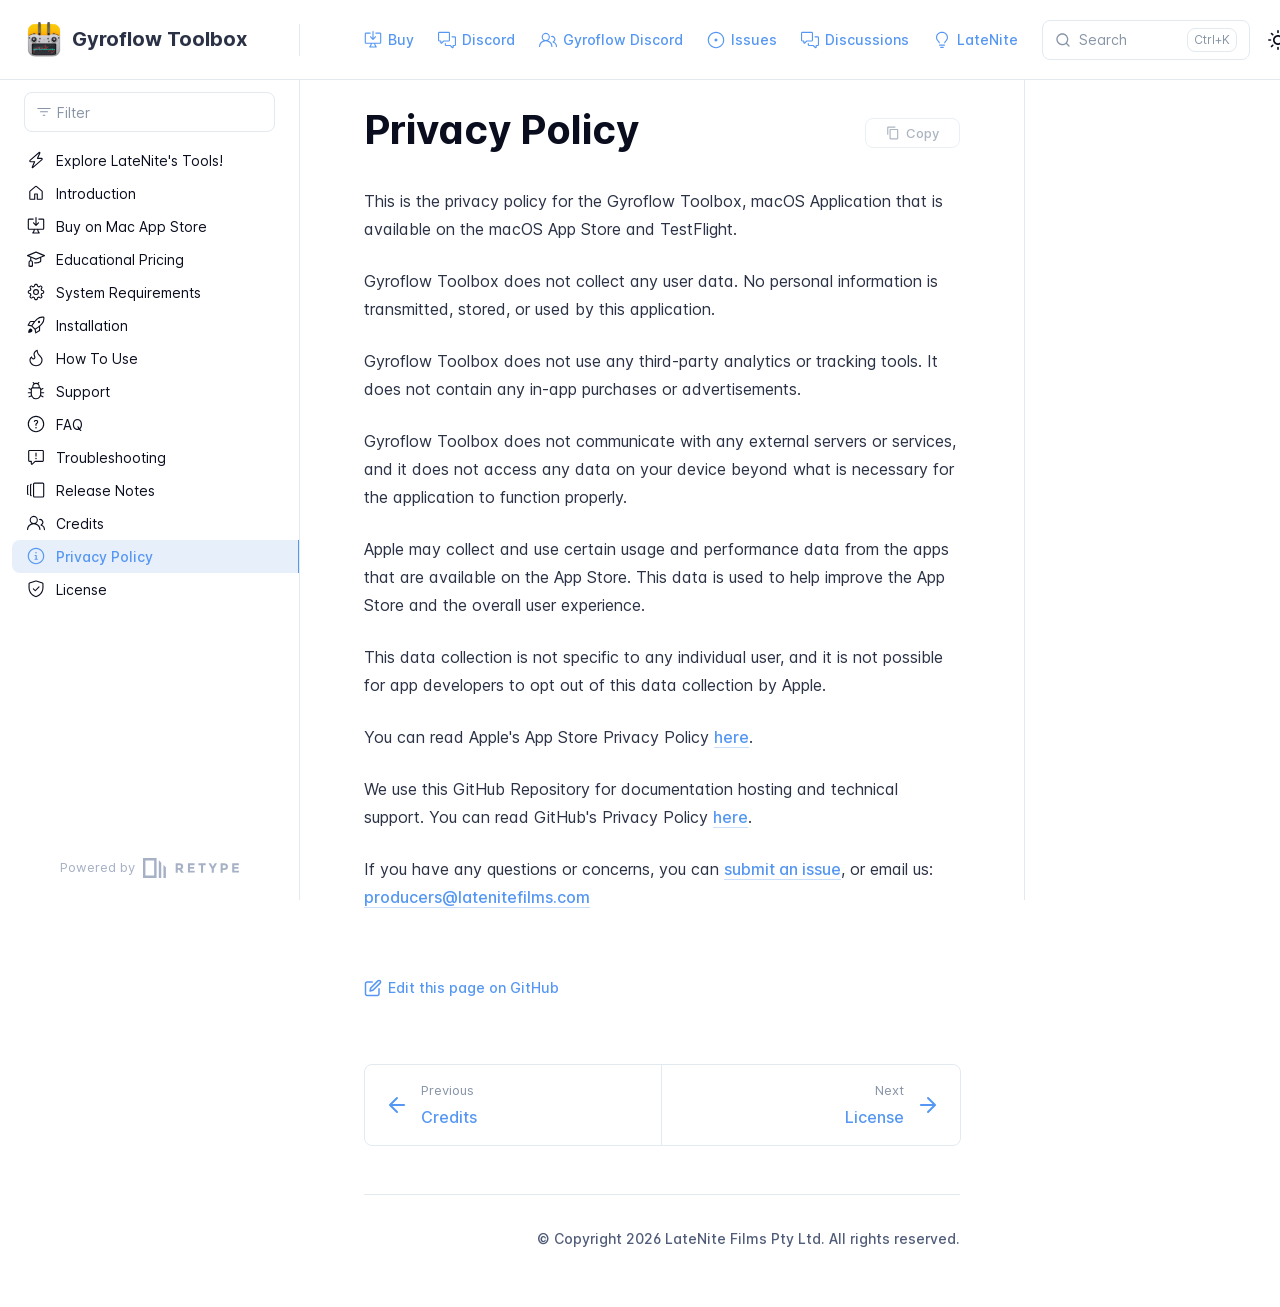
<file: privacy/index.html>
<!DOCTYPE html>
<html lang="en" class="h-full">
<head>
    <meta charset="UTF-8">
    <meta name="viewport" content="width=device-width,initial-scale=1">
    <meta name="color-scheme" content="light dark">
    <meta name="turbo-cache-control" content="no-cache" data-turbo-track="reload" data-track-token="4.6.0.837087397743">

    <!-- See retype.com -->
    <meta name="generator" content="Retype 4.6.0">

    <!-- Primary Meta Tags -->
    <title>Privacy Policy</title>
    <meta name="title" content="Privacy Policy">
    <meta name="description" content="This is the privacy policy for the Gyroflow Toolbox, macOS Application that is available on the macOS App Store and TestFlight.">

    <!-- Canonical -->
    <link rel="canonical" href="https://gyroflowtoolbox.fcp.cafe/privacy/">
    <link rel="sitemap" type="application/xml" title="Sitemap" href="https://gyroflowtoolbox.fcp.cafe/sitemap.xml">

    <!-- Open Graph -->
    <meta property="og:type" content="website">
    <meta property="og:url" content="https://gyroflowtoolbox.fcp.cafe/privacy/">
    <meta property="og:title" content="Privacy Policy">
    <meta property="og:description" content="This is the privacy policy for the Gyroflow Toolbox, macOS Application that is available on the macOS App Store and TestFlight.">
    <meta property="og:image" content="https://gyroflowtoolbox.fcp.cafe/static/thumbnail.jpg">
    <meta property="og:image:width" content="1200">
    <meta property="og:image:height" content="630">
    <meta property="og:image:alt" content="Privacy Policy">
    <meta property="og:site_name" content="Gyroflow Toolbox">
    <meta property="og:locale" content="en_US">

    <!-- Twitter -->
    <meta name="twitter:card" content="summary_large_image">
    <meta name="twitter:url" content="https://gyroflowtoolbox.fcp.cafe/privacy/">
    <meta name="twitter:title" content="Privacy Policy">
    <meta name="twitter:description" content="This is the privacy policy for the Gyroflow Toolbox, macOS Application that is available on the macOS App Store and TestFlight.">
    <meta name="twitter:image" content="https://gyroflowtoolbox.fcp.cafe/static/thumbnail.jpg">
    <meta name="twitter:image:alt" content="Privacy Policy">

    <!-- Alternate Markdown -->
    <link rel="alternate" type="text/markdown" href="https://gyroflowtoolbox.fcp.cafe/privacy.md">

    <script data-cfasync="false">(function(){var cl=document.documentElement.classList,ls=localStorage.getItem("retype_scheme"),hd=cl.contains("dark"),hl=cl.contains("light"),wm=window.matchMedia&&window.matchMedia("(prefers-color-scheme: dark)").matches;if(ls==="dark"||(!ls&&wm&&!hd&&!hl)){cl.remove("light");cl.add("dark")}else if(ls==="light"||(!ls&&!wm&&!hd&&!hl)){cl.remove("dark");cl.add("light")}})();</script>

    <link id="retype-favicon" rel="icon" href="../static/favicon.ico" />
    <link href="../resources/css/retype.css?v=4.6.0.837087397743" rel="stylesheet">

    <script data-cfasync="false" src="../resources/js/config.js?v=4.6.0.837087397743" data-turbo-eval="false" defer></script>
    <script data-cfasync="false" src="../resources/js/retype.js?v=4.6.0" data-turbo-eval="false" defer></script>
    <script id="lunr-js" data-cfasync="false" src="../resources/js/lunr.js?v=4.6.0.837087397743" data-turbo-eval="false" defer></script>

    <link rel="stylesheet" href="https://cdnjs.cloudflare.com/ajax/libs/font-awesome/4.7.0/css/font-awesome.min.css">
    <style>
        .review {
            text-align: left;
            color: #1956AF;
            border-radius: 10px;
            background-color: #E1EDFF;
            border: 1px solid #1956AF;
            margin-bottom: 20px;
            padding-top: 15px;
            padding-left: 10px;
            padding-right: 10px;
            padding-bottom: 0px;
        }
        html.dark .review {
            background-color: rgb(39 39 39/var(--tw-bg-opacity));
            color: rgb(189 189 189/var(--tw-text-opacity));
        }
        .review p {
            font-size: 11px;
        }
        .review-rating {
            margin-bottom: 5px;
        }
        .fa-star {
            font-size: 20px;
            color: #ccc;
        }
        .fa-star.checked {
            color: orange;
        }
        @media (max-width: 959px) {
            img.rightLogo {
                display: none !important;
            }
        }
    </style>
</head>
<body>
    <div id="retype-app" class="relative text-base antialiased text-base-text bg-base-bg font-body">
    <div class="absolute bottom-0 left-0" style="top: 5rem; right: 50%"></div>

    <header id="retype-header" class="sticky top-0 z-30 flex w-full h-16 bg-header-bg border-b border-header-border md:h-20">
        <div class="container relative flex items-center justify-between pr-6 grow md:justify-start">
            <!-- Mobile menu button skeleton -->
            <button v-cloak class="skeleton retype-mobile-menu-button flex items-center justify-center shrink-0 overflow-hidden dark:text-white focus:outline-hidden rounded-full w-10 h-10 ml-3.5 md:hidden"><svg xmlns="http://www.w3.org/2000/svg" class="mb-px shrink-0" width="24" height="24" viewBox="0 0 24 24" role="presentation" style="margin-bottom: 0px;"><g fill="currentColor"><path d="M2 4h20v2H2zM2 11h20v2H2zM2 18h20v2H2z"></path></g></svg></button>
            <div v-cloak id="retype-sidebar-left-toggle-button"></div>
    
            <!-- Logo -->
            <div class="flex items-center justify-between h-full py-2 md:w-75">
                <div class="flex items-center px-2 md:px-6">
                    <a id="retype-branding-logo" href="https://gyroflowtoolbox.fcp.cafe/" class="flex items-center leading-snug text-xl">
                        <span class="w-10 mr-2 grow-0 shrink-0 overflow-hidden">
                            <img class="max-h-10 md:inline-block" src="../static/logo.png" alt="" width="40" height="40">
                        </span>
                        <span class="dark:text-white font-bold line-clamp-1 md:line-clamp-2">Gyroflow Toolbox</span>
                    </a>
                </div>
    
                <span class="hidden h-8 border-r md:inline-block border-base-border"></span>
            </div>
    
            <div class="flex justify-between md:grow">
                <!-- Top Nav -->
                <nav id="retype-header-nav" class="hidden md:flex">
                    <ul class="flex flex-col mb-4 md:pl-16 md:mb-0 md:flex-row md:items-center">
                        <li class="mr-6">
                            <a class="py-2 md:mb-0 inline-flex items-center text-sm whitespace-nowrap transition-colors duration-200 ease-linear md:text-header-text font-header-text hover:text-header-text-hover" href="../buy/">
                                <svg xmlns="http://www.w3.org/2000/svg" class="block shrink-0 mr-1.5" width="18" height="18" viewBox="0 0 24 24" fill="currentColor" aria-hidden="true" focusable="false">
                                    <path d="M11.25 9.331V.75a.75.75 0 0 1 1.5 0v8.58l1.949-2.11A.75.75 0 1 1 15.8 8.237l-3.25 3.52a.75.75 0 0 1-1.102 0l-3.25-3.52A.75.75 0 1 1 9.3 7.22l1.949 2.111Z"/><path d="M2.5 3.75v11.5c0 .138.112.25.25.25h18.5a.25.25 0 0 0 .25-.25V3.75a.25.25 0 0 0-.25-.25h-5.5a.75.75 0 0 1 0-1.5h5.5c.966 0 1.75.784 1.75 1.75v11.5A1.75 1.75 0 0 1 21.25 17h-6.204c.171 1.375.805 2.652 1.769 3.757A.752.752 0 0 1 16.25 22h-8.5a.75.75 0 0 1-.566-1.243c.965-1.105 1.599-2.382 1.77-3.757H2.75A1.75 1.75 0 0 1 1 15.25V3.75C1 2.784 1.784 2 2.75 2h5.5a.75.75 0 0 1 0 1.5h-5.5a.25.25 0 0 0-.25.25ZM10.463 17c-.126 1.266-.564 2.445-1.223 3.5h5.52c-.66-1.055-1.098-2.234-1.223-3.5Z"/>
                                </svg>
                                <span>Buy</span>
                            </a>
                        </li>
                        <li class="mr-6">
                            <a class="py-2 md:mb-0 inline-flex items-center text-sm whitespace-nowrap transition-colors duration-200 ease-linear md:text-header-text font-header-text hover:text-header-text-hover" href="https://ltnt.tv/discord" target="_blank">
                                <svg xmlns="http://www.w3.org/2000/svg" class="block shrink-0 mr-1.5" width="18" height="18" viewBox="0 0 24 24" fill="currentColor" aria-hidden="true" focusable="false">
                                    <path d="M1.75 1h12.5c.966 0 1.75.784 1.75 1.75v9.5A1.75 1.75 0 0 1 14.25 14H8.061l-2.574 2.573A1.458 1.458 0 0 1 3 15.543V14H1.75A1.75 1.75 0 0 1 0 12.25v-9.5C0 1.784.784 1 1.75 1ZM1.5 2.75v9.5c0 .138.112.25.25.25h2a.75.75 0 0 1 .75.75v2.19l2.72-2.72a.749.749 0 0 1 .53-.22h6.5a.25.25 0 0 0 .25-.25v-9.5a.25.25 0 0 0-.25-.25H1.75a.25.25 0 0 0-.25.25Z"/><path d="M22.5 8.75a.25.25 0 0 0-.25-.25h-3.5a.75.75 0 0 1 0-1.5h3.5c.966 0 1.75.784 1.75 1.75v9.5A1.75 1.75 0 0 1 22.25 20H21v1.543a1.457 1.457 0 0 1-2.487 1.03L15.939 20H10.75A1.75 1.75 0 0 1 9 18.25v-1.465a.75.75 0 0 1 1.5 0v1.465c0 .138.112.25.25.25h5.5a.75.75 0 0 1 .53.22l2.72 2.72v-2.19a.75.75 0 0 1 .75-.75h2a.25.25 0 0 0 .25-.25v-9.5Z"/>
                                </svg>
                                <span>Discord</span>
                            </a>
                        </li>
                        <li class="mr-6">
                            <a class="py-2 md:mb-0 inline-flex items-center text-sm whitespace-nowrap transition-colors duration-200 ease-linear md:text-header-text font-header-text hover:text-header-text-hover" href="https://discord.gg/BBJ2UVAr2D" target="_blank">
                                <svg xmlns="http://www.w3.org/2000/svg" class="block shrink-0 mr-1.5" width="18" height="18" viewBox="0 0 24 24" fill="currentColor" aria-hidden="true" focusable="false">
                                    <path d="M3.5 8a5.5 5.5 0 1 1 8.596 4.547 9.005 9.005 0 0 1 5.9 8.18.751.751 0 0 1-1.5.045 7.5 7.5 0 0 0-14.993 0 .75.75 0 0 1-1.499-.044 9.005 9.005 0 0 1 5.9-8.181A5.496 5.496 0 0 1 3.5 8ZM9 4a4 4 0 1 0 0 8 4 4 0 0 0 0-8Zm8.29 4c-.148 0-.292.01-.434.03a.75.75 0 1 1-.212-1.484 4.53 4.53 0 0 1 3.38 8.097 6.69 6.69 0 0 1 3.956 6.107.75.75 0 0 1-1.5 0 5.193 5.193 0 0 0-3.696-4.972l-.534-.16v-1.676l.41-.209A3.03 3.03 0 0 0 17.29 8Z"/>
                                </svg>
                                <span>Gyroflow Discord</span>
                            </a>
                        </li>
                        <li class="mr-6">
                            <a class="py-2 md:mb-0 inline-flex items-center text-sm whitespace-nowrap transition-colors duration-200 ease-linear md:text-header-text font-header-text hover:text-header-text-hover" href="https://github.com/latenitefilms/gyroflowtoolbox/issues" target="_blank">
                                <svg xmlns="http://www.w3.org/2000/svg" class="block shrink-0 mr-1.5" width="18" height="18" viewBox="0 0 24 24" fill="currentColor" aria-hidden="true" focusable="false">
                                    <path d="M12 1c6.075 0 11 4.925 11 11s-4.925 11-11 11S1 18.075 1 12 5.925 1 12 1ZM2.5 12a9.5 9.5 0 0 0 9.5 9.5 9.5 9.5 0 0 0 9.5-9.5A9.5 9.5 0 0 0 12 2.5 9.5 9.5 0 0 0 2.5 12Zm9.5 2a2 2 0 1 1-.001-3.999A2 2 0 0 1 12 14Z"/>
                                </svg>
                                <span>Issues</span>
                            </a>
                        </li>
                        <li class="mr-6">
                            <a class="py-2 md:mb-0 inline-flex items-center text-sm whitespace-nowrap transition-colors duration-200 ease-linear md:text-header-text font-header-text hover:text-header-text-hover" href="https://github.com/latenitefilms/gyroflowtoolbox/discussions" target="_blank">
                                <svg xmlns="http://www.w3.org/2000/svg" class="block shrink-0 mr-1.5" width="18" height="18" viewBox="0 0 24 24" fill="currentColor" aria-hidden="true" focusable="false">
                                    <path d="M1.75 1h12.5c.966 0 1.75.784 1.75 1.75v9.5A1.75 1.75 0 0 1 14.25 14H8.061l-2.574 2.573A1.458 1.458 0 0 1 3 15.543V14H1.75A1.75 1.75 0 0 1 0 12.25v-9.5C0 1.784.784 1 1.75 1ZM1.5 2.75v9.5c0 .138.112.25.25.25h2a.75.75 0 0 1 .75.75v2.19l2.72-2.72a.749.749 0 0 1 .53-.22h6.5a.25.25 0 0 0 .25-.25v-9.5a.25.25 0 0 0-.25-.25H1.75a.25.25 0 0 0-.25.25Z"/><path d="M22.5 8.75a.25.25 0 0 0-.25-.25h-3.5a.75.75 0 0 1 0-1.5h3.5c.966 0 1.75.784 1.75 1.75v9.5A1.75 1.75 0 0 1 22.25 20H21v1.543a1.457 1.457 0 0 1-2.487 1.03L15.939 20H10.75A1.75 1.75 0 0 1 9 18.25v-1.465a.75.75 0 0 1 1.5 0v1.465c0 .138.112.25.25.25h5.5a.75.75 0 0 1 .53.22l2.72 2.72v-2.19a.75.75 0 0 1 .75-.75h2a.25.25 0 0 0 .25-.25v-9.5Z"/>
                                </svg>
                                <span>Discussions</span>
                            </a>
                        </li>
                        <li class="mr-6">
                            <a class="py-2 md:mb-0 inline-flex items-center text-sm whitespace-nowrap transition-colors duration-200 ease-linear md:text-header-text font-header-text hover:text-header-text-hover" href="https://fcp.cafe/latenite/" target="_blank">
                                <svg xmlns="http://www.w3.org/2000/svg" class="block shrink-0 mr-1.5" width="18" height="18" viewBox="0 0 24 24" fill="currentColor" aria-hidden="true" focusable="false">
                                    <path d="M12 2.5c-3.81 0-6.5 2.743-6.5 6.119 0 1.536.632 2.572 1.425 3.56.172.215.347.422.527.635l.096.112c.21.25.427.508.63.774.404.531.783 1.128.995 1.834a.75.75 0 0 1-1.436.432c-.138-.46-.397-.89-.753-1.357a18.111 18.111 0 0 0-.582-.714l-.092-.11c-.18-.212-.37-.436-.555-.667C4.87 12.016 4 10.651 4 8.618 4 4.363 7.415 1 12 1s8 3.362 8 7.619c0 2.032-.87 3.397-1.755 4.5-.185.23-.375.454-.555.667l-.092.109c-.21.248-.405.481-.582.714-.356.467-.615.898-.753 1.357a.751.751 0 0 1-1.437-.432c.213-.706.592-1.303.997-1.834.202-.266.419-.524.63-.774l.095-.112c.18-.213.355-.42.527-.634.793-.99 1.425-2.025 1.425-3.561C18.5 5.243 15.81 2.5 12 2.5ZM8.75 18h6.5a.75.75 0 0 1 0 1.5h-6.5a.75.75 0 0 1 0-1.5Zm.75 3.75a.75.75 0 0 1 .75-.75h3.5a.75.75 0 0 1 0 1.5h-3.5a.75.75 0 0 1-.75-.75Z"/>
                                </svg>
                                <span>LateNite</span>
                            </a>
                        </li>
    
                    </ul>
                </nav>
    
                <div v-cloak class="flex justify-end grow">
                    <div id="retype-mobile-search-button"></div>
                    <doc-search-desktop></doc-search-desktop>
    
                    <doc-theme-switch class="lg:ml-2"></doc-theme-switch>
                    <doc-history></doc-history>
                </div>
            </div>
        </div>
    </header>


    <div id="retype-container" class="container relative flex bg-white">
        <!-- Sidebar Skeleton -->
        <div v-cloak class="fixed flex flex-col shrink-0 duration-300 ease-in-out bg-sidebar-left-bg border-sidebar-left-border sidebar top-20 w-75 border-r h-screen md:sticky transition-transform skeleton">
        
            <div class="flex items-center h-16 px-6">
                <input id="retype-filter-input-mock" class="w-full h-10 pl-8 px-3 py-2 transition-colors duration-200 ease-linear bg-filter-bg border border-filter-border rounded-lg shadow-none md:text-sm hover:border-filter-border-hover focus:outline-hidden focus:border-filter-border-focus placeholder-filter-placeholder" type="text">
            </div>
        
            <div class="pl-6 mt-1 mb-4">
                <div class="w-32 h-3 mb-4 bg-skeleton-bg rounded-full loading"></div>
                <div class="w-48 h-3 mb-4 bg-skeleton-bg rounded-full loading"></div>
                <div class="w-40 h-3 mb-4 bg-skeleton-bg rounded-full loading"></div>
                <div class="w-32 h-3 mb-4 bg-skeleton-bg rounded-full loading"></div>
                <div class="w-48 h-3 mb-4 bg-skeleton-bg rounded-full loading"></div>
                <div class="w-40 h-3 mb-4 bg-skeleton-bg rounded-full loading"></div>
            </div>
        
            <div class="shrink-0 mt-auto bg-transparent dark:border-base-border">
                <a class="flex items-center justify-center flex-nowrap h-16 text-gray-350 dark:text-dark-400 hover:text-gray-600 dark:hover:text-dark-300 transition-colors duration-150 ease-in docs-powered-by" target="_blank" href="https://retype.com/" rel="noopener">
                    <span class="text-xs whitespace-nowrap">Powered by</span>
                    <svg xmlns="http://www.w3.org/2000/svg" class="ml-2" fill="currentColor" width="96" height="20" overflow="visible"><path d="M0 0v20h13.59V0H0zm11.15 17.54H2.44V2.46h8.71v15.08zM15.8 20h2.44V4.67L15.8 2.22zM20.45 6.89V20h2.44V9.34z"/><g><path d="M40.16 8.44c0 1.49-.59 2.45-1.75 2.88l2.34 3.32h-2.53l-2.04-2.96h-1.43v2.96h-2.06V5.36h3.5c1.43 0 2.46.24 3.07.73s.9 1.27.9 2.35zm-2.48 1.1c.26-.23.38-.59.38-1.09 0-.5-.13-.84-.4-1.03s-.73-.28-1.39-.28h-1.54v2.75h1.5c.72 0 1.2-.12 1.45-.35zM51.56 5.36V7.2h-4.59v1.91h4.13v1.76h-4.13v1.92h4.74v1.83h-6.79V5.36h6.64zM60.09 7.15v7.48h-2.06V7.15h-2.61V5.36h7.28v1.79h-2.61zM70.81 14.64h-2.06v-3.66l-3.19-5.61h2.23l1.99 3.45 1.99-3.45H74l-3.19 5.61v3.66zM83.99 6.19c.65.55.97 1.4.97 2.55s-.33 1.98-1 2.51-1.68.8-3.04.8h-1.23v2.59h-2.06V5.36h3.26c1.42 0 2.45.28 3.1.83zm-1.51 3.65c.25-.28.37-.69.37-1.22s-.16-.92-.48-1.14c-.32-.23-.82-.34-1.5-.34H79.7v3.12h1.38c.68 0 1.15-.14 1.4-.42zM95.85 5.36V7.2h-4.59v1.91h4.13v1.76h-4.13v1.92H96v1.83h-6.79V5.36h6.64z"/></g></svg>
                </a>
            </div>
        </div>
        
        <!-- Sidebar component -->
        <doc-sidebar v-cloak>
            <template #sidebar-footer>
                <div class="shrink-0 mt-auto border-t md:bg-transparent md:border-none dark:border-base-border">
        
                    <div class="py-3 px-6 md:hidden border-b dark:border-base-border">
                        <nav>
                            <ul class="flex flex-wrap justify-center items-center">
                                <li class="mr-6">
                                    <a class="block py-1 inline-flex items-center text-sm whitespace-nowrap transition-colors duration-200 ease-linear md:text-header-text font-header-text hover:text-header-text-hover" href="../buy/">
                                        <svg xmlns="http://www.w3.org/2000/svg" class="block shrink-0 mr-1.5" width="18" height="18" viewBox="0 0 24 24" fill="currentColor" aria-hidden="true" focusable="false">
                                            <path d="M11.25 9.331V.75a.75.75 0 0 1 1.5 0v8.58l1.949-2.11A.75.75 0 1 1 15.8 8.237l-3.25 3.52a.75.75 0 0 1-1.102 0l-3.25-3.52A.75.75 0 1 1 9.3 7.22l1.949 2.111Z"/><path d="M2.5 3.75v11.5c0 .138.112.25.25.25h18.5a.25.25 0 0 0 .25-.25V3.75a.25.25 0 0 0-.25-.25h-5.5a.75.75 0 0 1 0-1.5h5.5c.966 0 1.75.784 1.75 1.75v11.5A1.75 1.75 0 0 1 21.25 17h-6.204c.171 1.375.805 2.652 1.769 3.757A.752.752 0 0 1 16.25 22h-8.5a.75.75 0 0 1-.566-1.243c.965-1.105 1.599-2.382 1.77-3.757H2.75A1.75 1.75 0 0 1 1 15.25V3.75C1 2.784 1.784 2 2.75 2h5.5a.75.75 0 0 1 0 1.5h-5.5a.25.25 0 0 0-.25.25ZM10.463 17c-.126 1.266-.564 2.445-1.223 3.5h5.52c-.66-1.055-1.098-2.234-1.223-3.5Z"/>
                                        </svg>
                                        <span>Buy</span>
                                    </a>
                                </li>
                                <li class="mr-6">
                                    <a class="block py-1 inline-flex items-center text-sm whitespace-nowrap transition-colors duration-200 ease-linear md:text-header-text font-header-text hover:text-header-text-hover" href="https://ltnt.tv/discord" target="_blank">
                                        <svg xmlns="http://www.w3.org/2000/svg" class="block shrink-0 mr-1.5" width="18" height="18" viewBox="0 0 24 24" fill="currentColor" aria-hidden="true" focusable="false">
                                            <path d="M1.75 1h12.5c.966 0 1.75.784 1.75 1.75v9.5A1.75 1.75 0 0 1 14.25 14H8.061l-2.574 2.573A1.458 1.458 0 0 1 3 15.543V14H1.75A1.75 1.75 0 0 1 0 12.25v-9.5C0 1.784.784 1 1.75 1ZM1.5 2.75v9.5c0 .138.112.25.25.25h2a.75.75 0 0 1 .75.75v2.19l2.72-2.72a.749.749 0 0 1 .53-.22h6.5a.25.25 0 0 0 .25-.25v-9.5a.25.25 0 0 0-.25-.25H1.75a.25.25 0 0 0-.25.25Z"/><path d="M22.5 8.75a.25.25 0 0 0-.25-.25h-3.5a.75.75 0 0 1 0-1.5h3.5c.966 0 1.75.784 1.75 1.75v9.5A1.75 1.75 0 0 1 22.25 20H21v1.543a1.457 1.457 0 0 1-2.487 1.03L15.939 20H10.75A1.75 1.75 0 0 1 9 18.25v-1.465a.75.75 0 0 1 1.5 0v1.465c0 .138.112.25.25.25h5.5a.75.75 0 0 1 .53.22l2.72 2.72v-2.19a.75.75 0 0 1 .75-.75h2a.25.25 0 0 0 .25-.25v-9.5Z"/>
                                        </svg>
                                        <span>Discord</span>
                                    </a>
                                </li>
                                <li class="mr-6">
                                    <a class="block py-1 inline-flex items-center text-sm whitespace-nowrap transition-colors duration-200 ease-linear md:text-header-text font-header-text hover:text-header-text-hover" href="https://discord.gg/BBJ2UVAr2D" target="_blank">
                                        <svg xmlns="http://www.w3.org/2000/svg" class="block shrink-0 mr-1.5" width="18" height="18" viewBox="0 0 24 24" fill="currentColor" aria-hidden="true" focusable="false">
                                            <path d="M3.5 8a5.5 5.5 0 1 1 8.596 4.547 9.005 9.005 0 0 1 5.9 8.18.751.751 0 0 1-1.5.045 7.5 7.5 0 0 0-14.993 0 .75.75 0 0 1-1.499-.044 9.005 9.005 0 0 1 5.9-8.181A5.496 5.496 0 0 1 3.5 8ZM9 4a4 4 0 1 0 0 8 4 4 0 0 0 0-8Zm8.29 4c-.148 0-.292.01-.434.03a.75.75 0 1 1-.212-1.484 4.53 4.53 0 0 1 3.38 8.097 6.69 6.69 0 0 1 3.956 6.107.75.75 0 0 1-1.5 0 5.193 5.193 0 0 0-3.696-4.972l-.534-.16v-1.676l.41-.209A3.03 3.03 0 0 0 17.29 8Z"/>
                                        </svg>
                                        <span>Gyroflow Discord</span>
                                    </a>
                                </li>
                                <li class="mr-6">
                                    <a class="block py-1 inline-flex items-center text-sm whitespace-nowrap transition-colors duration-200 ease-linear md:text-header-text font-header-text hover:text-header-text-hover" href="https://github.com/latenitefilms/gyroflowtoolbox/issues" target="_blank">
                                        <svg xmlns="http://www.w3.org/2000/svg" class="block shrink-0 mr-1.5" width="18" height="18" viewBox="0 0 24 24" fill="currentColor" aria-hidden="true" focusable="false">
                                            <path d="M12 1c6.075 0 11 4.925 11 11s-4.925 11-11 11S1 18.075 1 12 5.925 1 12 1ZM2.5 12a9.5 9.5 0 0 0 9.5 9.5 9.5 9.5 0 0 0 9.5-9.5A9.5 9.5 0 0 0 12 2.5 9.5 9.5 0 0 0 2.5 12Zm9.5 2a2 2 0 1 1-.001-3.999A2 2 0 0 1 12 14Z"/>
                                        </svg>
                                        <span>Issues</span>
                                    </a>
                                </li>
                                <li class="mr-6">
                                    <a class="block py-1 inline-flex items-center text-sm whitespace-nowrap transition-colors duration-200 ease-linear md:text-header-text font-header-text hover:text-header-text-hover" href="https://github.com/latenitefilms/gyroflowtoolbox/discussions" target="_blank">
                                        <svg xmlns="http://www.w3.org/2000/svg" class="block shrink-0 mr-1.5" width="18" height="18" viewBox="0 0 24 24" fill="currentColor" aria-hidden="true" focusable="false">
                                            <path d="M1.75 1h12.5c.966 0 1.75.784 1.75 1.75v9.5A1.75 1.75 0 0 1 14.25 14H8.061l-2.574 2.573A1.458 1.458 0 0 1 3 15.543V14H1.75A1.75 1.75 0 0 1 0 12.25v-9.5C0 1.784.784 1 1.75 1ZM1.5 2.75v9.5c0 .138.112.25.25.25h2a.75.75 0 0 1 .75.75v2.19l2.72-2.72a.749.749 0 0 1 .53-.22h6.5a.25.25 0 0 0 .25-.25v-9.5a.25.25 0 0 0-.25-.25H1.75a.25.25 0 0 0-.25.25Z"/><path d="M22.5 8.75a.25.25 0 0 0-.25-.25h-3.5a.75.75 0 0 1 0-1.5h3.5c.966 0 1.75.784 1.75 1.75v9.5A1.75 1.75 0 0 1 22.25 20H21v1.543a1.457 1.457 0 0 1-2.487 1.03L15.939 20H10.75A1.75 1.75 0 0 1 9 18.25v-1.465a.75.75 0 0 1 1.5 0v1.465c0 .138.112.25.25.25h5.5a.75.75 0 0 1 .53.22l2.72 2.72v-2.19a.75.75 0 0 1 .75-.75h2a.25.25 0 0 0 .25-.25v-9.5Z"/>
                                        </svg>
                                        <span>Discussions</span>
                                    </a>
                                </li>
                                <li class="mr-6">
                                    <a class="block py-1 inline-flex items-center text-sm whitespace-nowrap transition-colors duration-200 ease-linear md:text-header-text font-header-text hover:text-header-text-hover" href="https://fcp.cafe/latenite/" target="_blank">
                                        <svg xmlns="http://www.w3.org/2000/svg" class="block shrink-0 mr-1.5" width="18" height="18" viewBox="0 0 24 24" fill="currentColor" aria-hidden="true" focusable="false">
                                            <path d="M12 2.5c-3.81 0-6.5 2.743-6.5 6.119 0 1.536.632 2.572 1.425 3.56.172.215.347.422.527.635l.096.112c.21.25.427.508.63.774.404.531.783 1.128.995 1.834a.75.75 0 0 1-1.436.432c-.138-.46-.397-.89-.753-1.357a18.111 18.111 0 0 0-.582-.714l-.092-.11c-.18-.212-.37-.436-.555-.667C4.87 12.016 4 10.651 4 8.618 4 4.363 7.415 1 12 1s8 3.362 8 7.619c0 2.032-.87 3.397-1.755 4.5-.185.23-.375.454-.555.667l-.092.109c-.21.248-.405.481-.582.714-.356.467-.615.898-.753 1.357a.751.751 0 0 1-1.437-.432c.213-.706.592-1.303.997-1.834.202-.266.419-.524.63-.774l.095-.112c.18-.213.355-.42.527-.634.793-.99 1.425-2.025 1.425-3.561C18.5 5.243 15.81 2.5 12 2.5ZM8.75 18h6.5a.75.75 0 0 1 0 1.5h-6.5a.75.75 0 0 1 0-1.5Zm.75 3.75a.75.75 0 0 1 .75-.75h3.5a.75.75 0 0 1 0 1.5h-3.5a.75.75 0 0 1-.75-.75Z"/>
                                        </svg>
                                        <span>LateNite</span>
                                    </a>
                                </li>
        
                            </ul>
                        </nav>
                    </div>
        
                    <a class="flex items-center justify-center flex-nowrap h-16 text-gray-350 dark:text-dark-400 hover:text-gray-600 dark:hover:text-dark-300 transition-colors duration-150 ease-in docs-powered-by" target="_blank" href="https://retype.com/" rel="noopener">
                        <span class="text-xs whitespace-nowrap">Powered by</span>
                        <svg xmlns="http://www.w3.org/2000/svg" class="ml-2" fill="currentColor" width="96" height="20" overflow="visible"><path d="M0 0v20h13.59V0H0zm11.15 17.54H2.44V2.46h8.71v15.08zM15.8 20h2.44V4.67L15.8 2.22zM20.45 6.89V20h2.44V9.34z"/><g><path d="M40.16 8.44c0 1.49-.59 2.45-1.75 2.88l2.34 3.32h-2.53l-2.04-2.96h-1.43v2.96h-2.06V5.36h3.5c1.43 0 2.46.24 3.07.73s.9 1.27.9 2.35zm-2.48 1.1c.26-.23.38-.59.38-1.09 0-.5-.13-.84-.4-1.03s-.73-.28-1.39-.28h-1.54v2.75h1.5c.72 0 1.2-.12 1.45-.35zM51.56 5.36V7.2h-4.59v1.91h4.13v1.76h-4.13v1.92h4.74v1.83h-6.79V5.36h6.64zM60.09 7.15v7.48h-2.06V7.15h-2.61V5.36h7.28v1.79h-2.61zM70.81 14.64h-2.06v-3.66l-3.19-5.61h2.23l1.99 3.45 1.99-3.45H74l-3.19 5.61v3.66zM83.99 6.19c.65.55.97 1.4.97 2.55s-.33 1.98-1 2.51-1.68.8-3.04.8h-1.23v2.59h-2.06V5.36h3.26c1.42 0 2.45.28 3.1.83zm-1.51 3.65c.25-.28.37-.69.37-1.22s-.16-.92-.48-1.14c-.32-.23-.82-.34-1.5-.34H79.7v3.12h1.38c.68 0 1.15-.14 1.4-.42zM95.85 5.36V7.2h-4.59v1.91h4.13v1.76h-4.13v1.92H96v1.83h-6.79V5.36h6.64z"/></g></svg>
                    </a>
                </div>
            </template>
        </doc-sidebar>

        <div class="grow min-w-0 bg-body-bg">
            <!-- Render "toolbar" template here on api pages --><!-- Render page content -->
<div class="flex">
    <div id="retype-main" class="min-w-0 p-4 grow md:px-16">
        <main class="relative pb-12 lg:pt-2">
            <div class="relative retype-markdown" id="retype-content">
                <!-- Rendered if sidebar right is enabled -->
                <div id="retype-sidebar-right-toggle"></div>
                <doc-page-actions></doc-page-actions>

                <!-- Page content  -->
<h1 id="privacy-policy">Privacy Policy</h1>
<p>This is the privacy policy for the Gyroflow Toolbox, macOS Application that is available on the macOS App Store and TestFlight.</p>
<p>Gyroflow Toolbox does not collect any user data. No personal information is transmitted, stored, or used by this application.</p>
<p>Gyroflow Toolbox does not use any third-party analytics or tracking tools. It does not contain any in-app purchases or advertisements.</p>
<p>Gyroflow Toolbox does not communicate with any external servers or services, and it does not access any data on your device beyond what is necessary for the application to function properly.</p>
<p>Apple may collect and use certain usage and performance data from the apps that are available on the App Store. This data is used to help improve the App Store and the overall user experience.</p>
<p>This data collection is not specific to any individual user, and it is not possible for app developers to opt out of this data collection by Apple.</p>
<p>You can read Apple&#x27;s App Store Privacy Policy <a href="https://www.apple.com/legal/privacy/data/en/app-store/">here</a>.</p>
<p>We use this GitHub Repository for documentation hosting and technical support. You can read GitHub&#x27;s Privacy Policy <a href="https://docs.github.com/en/site-policy/privacy-policies/github-privacy-statement">here</a>.</p>
<p>If you have any questions or concerns, you can <a href="https://github.com/latenitefilms/gyroflowtoolbox/issues">submit an issue</a>, or email us: <a href="mailto:producers@latenitefilms.com">producers@latenitefilms.com</a></p>

                
                <!-- Required only on API pages -->
                <doc-toolbar-member-filter-no-results></doc-toolbar-member-filter-no-results>
            </div>
            <footer id="retype-content-footer" class="clear-both">
                <div class="flex flex-wrap items-center gap-x-4 gap-y-2 mt-14">
                    <a id="retype-edit-this-page" class="my-2.5 inline-flex items-center text-sm whitespace-nowrap text-body-link font-body-link hover:text-body-link-hover hover:underline" href="https://github.com/latenitefilms/GyroflowToolbox/blob/main/docs/privacy.md" target="_blank" rel="noopener">
                        <svg class="mr-1.5" xmlns="http://www.w3.org/2000/svg" width="18" height="18" viewBox="0 0 24 24" fill="currentColor" overflow="visible"><path d="M20 12c-.55 0-1 .45-1 1v7c0 .55-.45 1-1 1H4c-.55 0-1-.45-1-1V6c0-.55.45-1 1-1h7c.55 0 1-.45 1-1s-.45-1-1-1H4C2.35 3 1 4.35 1 6v14c0 1.65 1.35 3 3 3h14c1.65 0 3-1.35 3-3v-7c0-.55-.45-1-1-1z" /><path d="M22.21 1.79c-1.18-1.18-3.24-1.18-4.41 0l-9.5 9.5c-.13.13-.22.29-.26.46l-1 4c-.08.34.01.7.26.95.18.2.44.3.7.3.08 0 .16-.01.24-.03l4-1c.18-.04.34-.13.46-.26l9.5-9.5c1.22-1.22 1.22-3.2.01-4.42zm-1.42 3l-9.3 9.3-2.11.53.53-2.11 9.3-9.3c.42-.42 1.16-.42 1.59 0 .43.43.43 1.15-.01 1.58z" /><path fill="none" d="M0 0h24v24H0z" /></svg>
                        <span>Edit this page on GitHub</span>
                    </a>
                </div>
            
                <nav id="retype-nextprev" class="print:hidden flex mt-14">
                    <div class="w-1/2">
                        <a class="px-5 py-4 h-full flex items-center break-normal font-medium text-body-link border border-base-border hover:border-base-border-hover rounded-l-lg transition-colors duration-150 relative hover:z-5" href="../credits/">
                            <svg xmlns="http://www.w3.org/2000/svg" class="mr-3" width="24" height="24" viewBox="0 0 24 24" fill="currentColor" overflow="visible"><path d="M19 11H7.41l5.29-5.29a.996.996 0 10-1.41-1.41l-7 7a1 1 0 000 1.42l7 7a1.024 1.024 0 001.42-.01.996.996 0 000-1.41L7.41 13H19c.55 0 1-.45 1-1s-.45-1-1-1z" /><path fill="none" d="M0 0h24v24H0z" /></svg>
                            <span>
                                <span class="block text-xs font-normal text-base-text-muted">Previous</span>
                                <span class="block mt-1">Credits</span>
                            </span>
                        </a>
                    </div>
            
                    <div class="w-1/2">
                        <a class="px-5 py-4 -mx-px h-full flex items-center justify-end break-normal font-medium text-body-link border border-base-border hover:border-base-border-hover rounded-r-lg transition-colors duration-150 relative hover:z-5" href="../license/">
                            <span>
                                <span class="block text-xs font-normal text-right text-base-text-muted">Next</span>
                                <span class="block mt-1">License</span>
                            </span>
                            <svg xmlns="http://www.w3.org/2000/svg" class="ml-3" width="24" height="24" viewBox="0 0 24 24" fill="currentColor" overflow="visible"><path d="M19.92 12.38a1 1 0 00-.22-1.09l-7-7a.996.996 0 10-1.41 1.41l5.3 5.3H5c-.55 0-1 .45-1 1s.45 1 1 1h11.59l-5.29 5.29a.996.996 0 000 1.41c.19.2.44.3.7.3s.51-.1.71-.29l7-7c.09-.09.16-.21.21-.33z" /><path fill="none" d="M0 0h24v24H0z" /></svg>
                        </a>
                    </div>
                </nav>
            </footer>
        </main>

        <div id="retype-page-footer" class="print:border-none border-t border-base-border pt-6 mb-8">
            <footer class="flex flex-wrap items-center justify-between print:justify-center">
                <div id="retype-footer-links" class="print:hidden">
                    <ul class="flex flex-wrap items-center text-sm">
                    </ul>
                </div>
                <div id="retype-copyright" class="print:justify-center py-2 text-footer-text font-footer-link text-sm leading-relaxed"><p>© Copyright 2026 LateNite Films Pty Ltd. All rights reserved.</p></div>
            </footer>
        </div>
    </div>

    <!-- Rendered if sidebar right is enabled -->
    <!-- Sidebar right skeleton-->
    <div v-cloak class="fixed top-0 bottom-0 right-0 translate-x-full bg-sidebar-right-bg border-sidebar-right-border lg:sticky lg:border-l lg:shrink-0 lg:pt-6 lg:translate-x-0 sm:w-1/2 lg:w-64 lg:z-0 md:w-104 sidebar-right skeleton">
        <div class="pl-5">
            <div class="w-32 h-3 mb-4 bg-skeleton-bg rounded-full loading"></div>
            <div class="w-48 h-3 mb-4 bg-skeleton-bg rounded-full loading"></div>
            <div class="w-40 h-3 mb-4 bg-skeleton-bg rounded-full loading"></div>
        </div>
    </div>

    <!-- User should be able to hide sidebar right -->
    <doc-sidebar-right v-cloak></doc-sidebar-right>
</div>

        </div>
    </div>

    <doc-search-mobile></doc-search-mobile>
    <doc-back-to-top></doc-back-to-top>
</div>


    <div id="retype-overlay-target"></div>

        <script data-cfasync="false">window.__DOCS__ = { "title": "Privacy Policy", level: 1, icon: "file", hasPrism: false, hasInstagram: false, hasMermaid: false, hasMath: false, tocDepth: 23, "md": "/privacy.md" }</script>
</body>
</html>
</file>
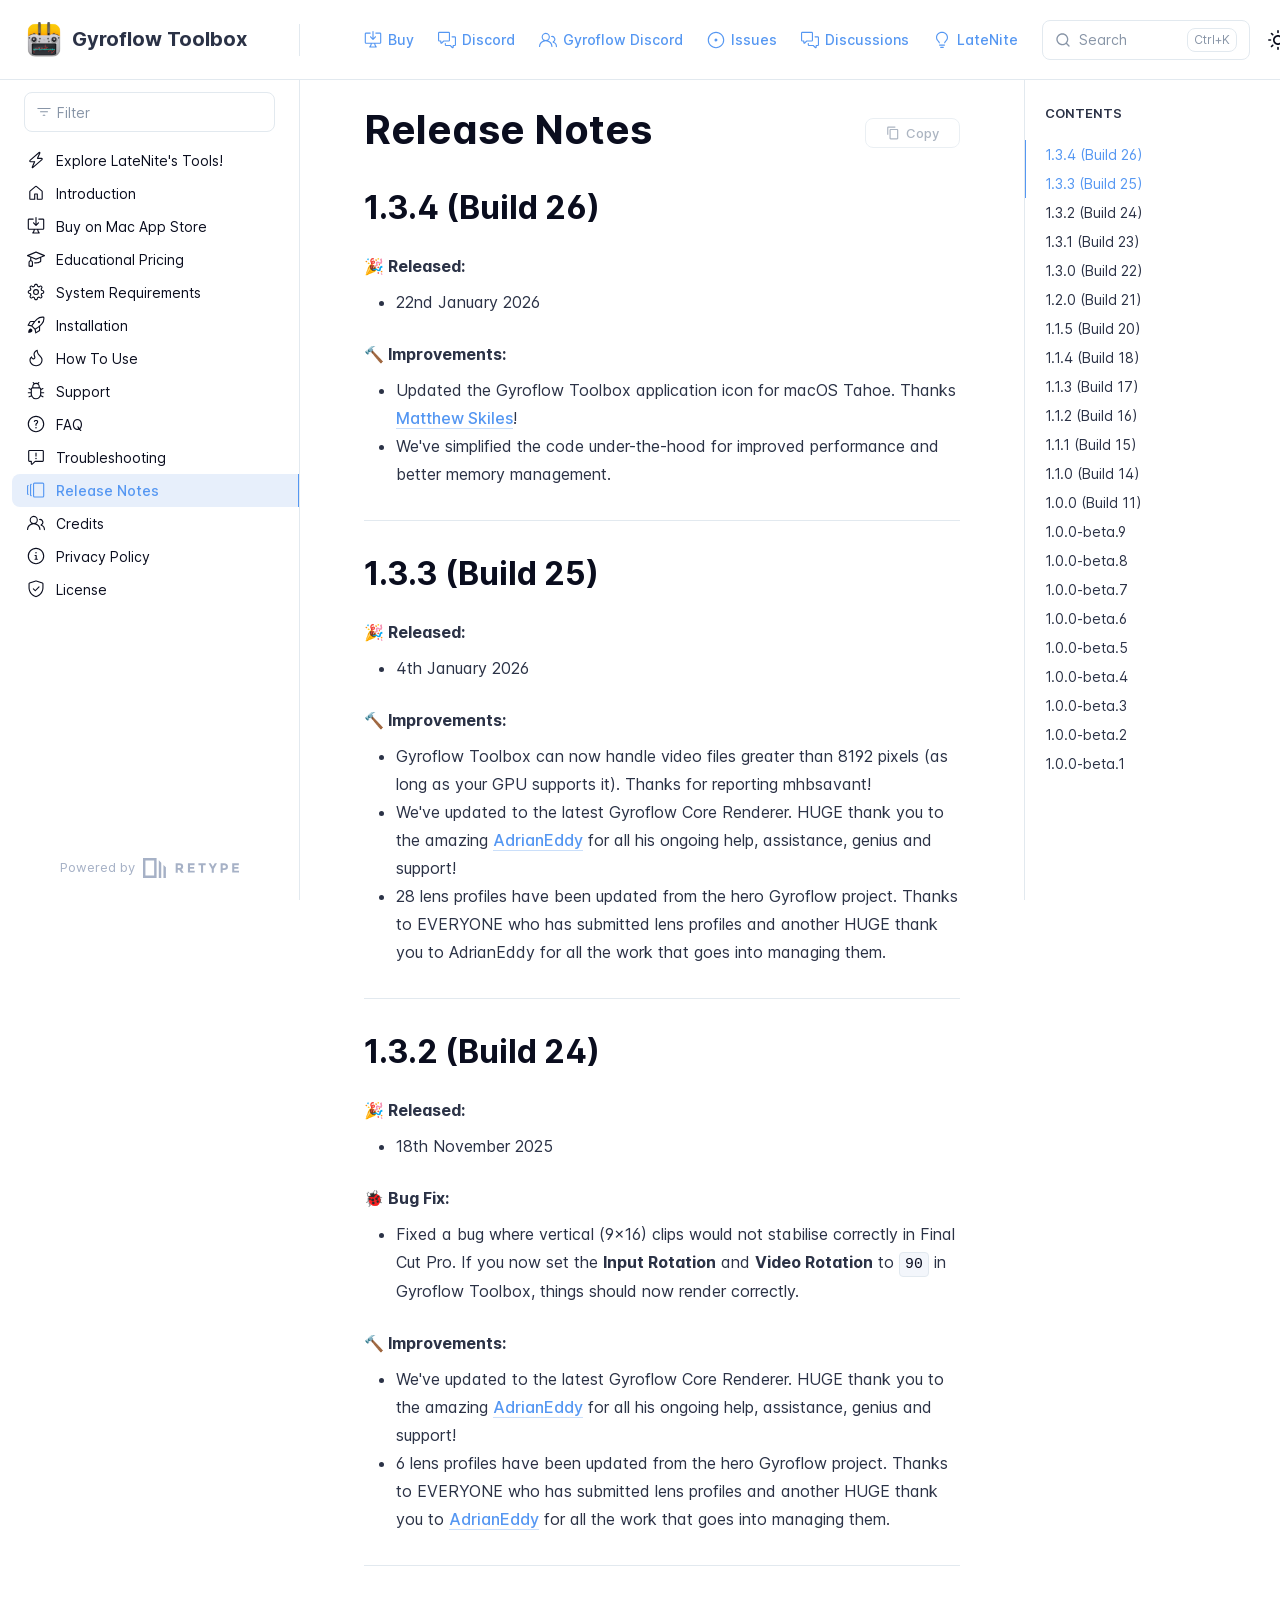
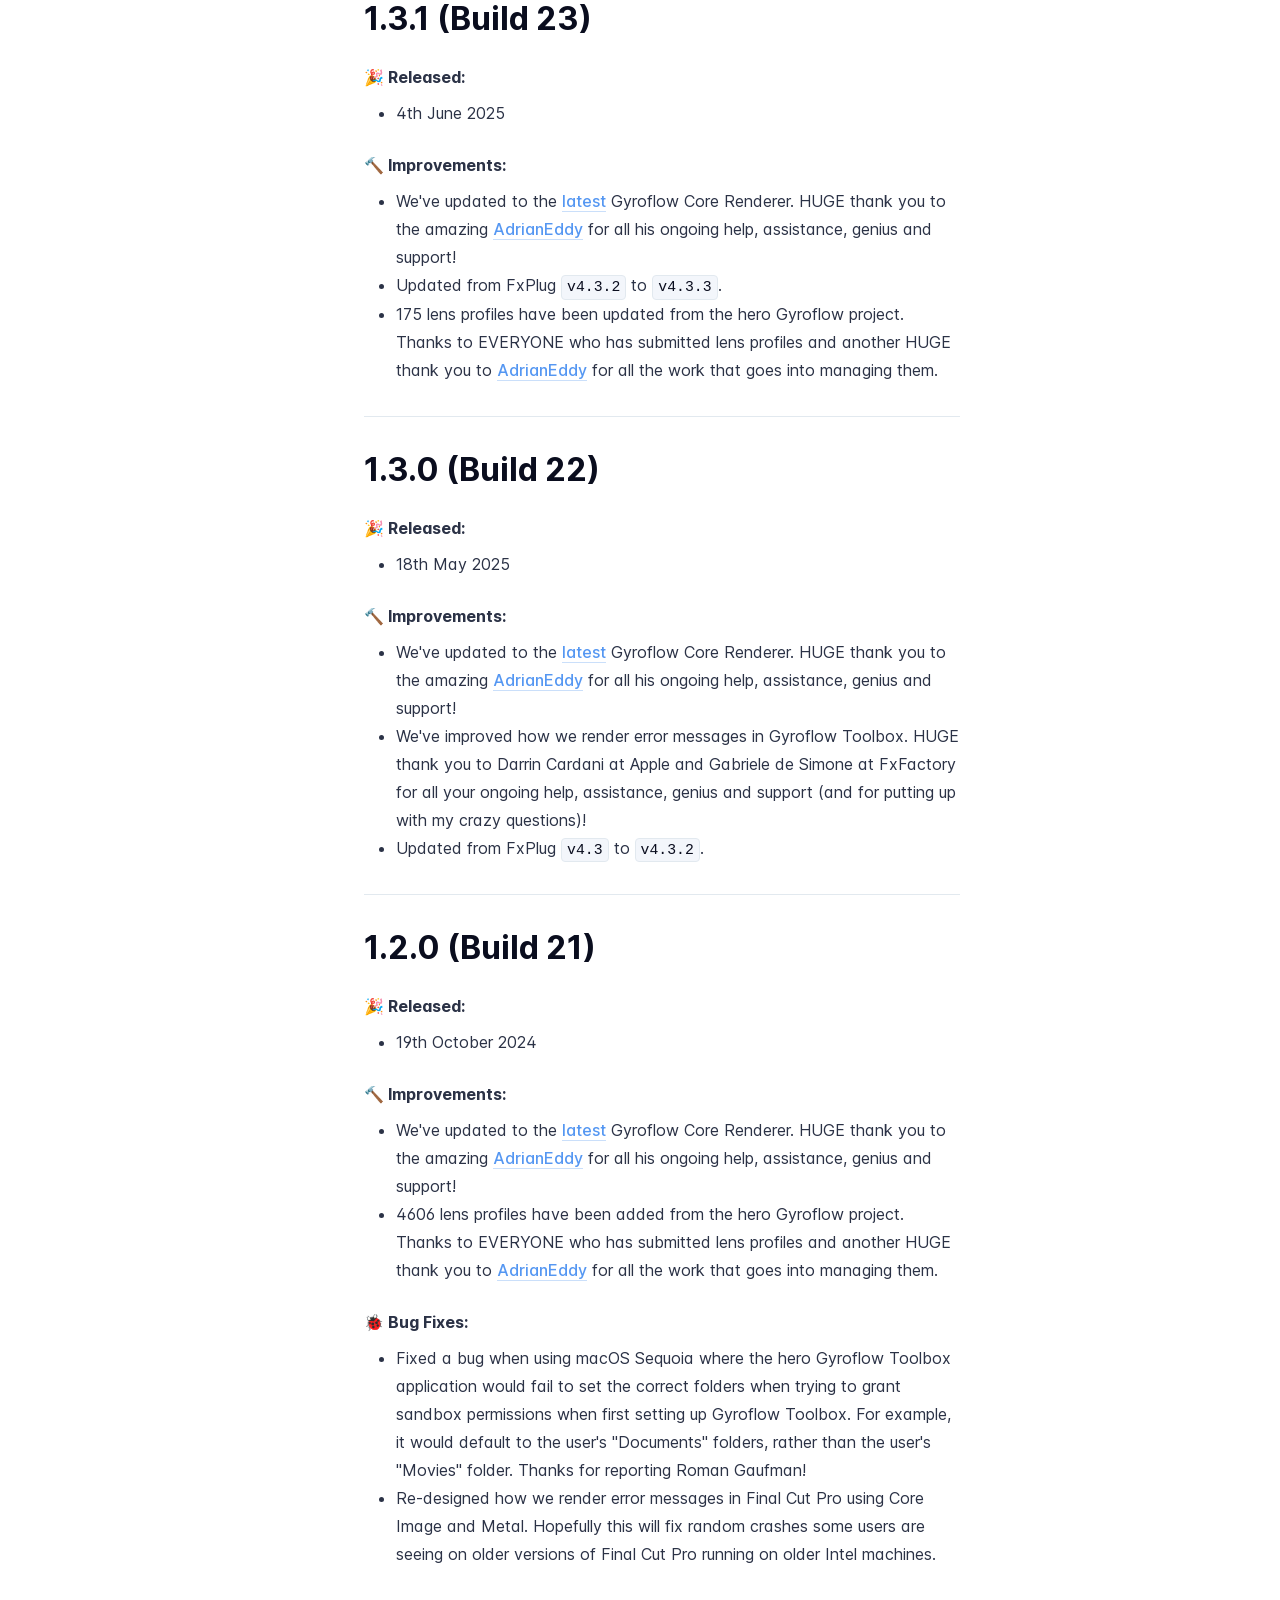
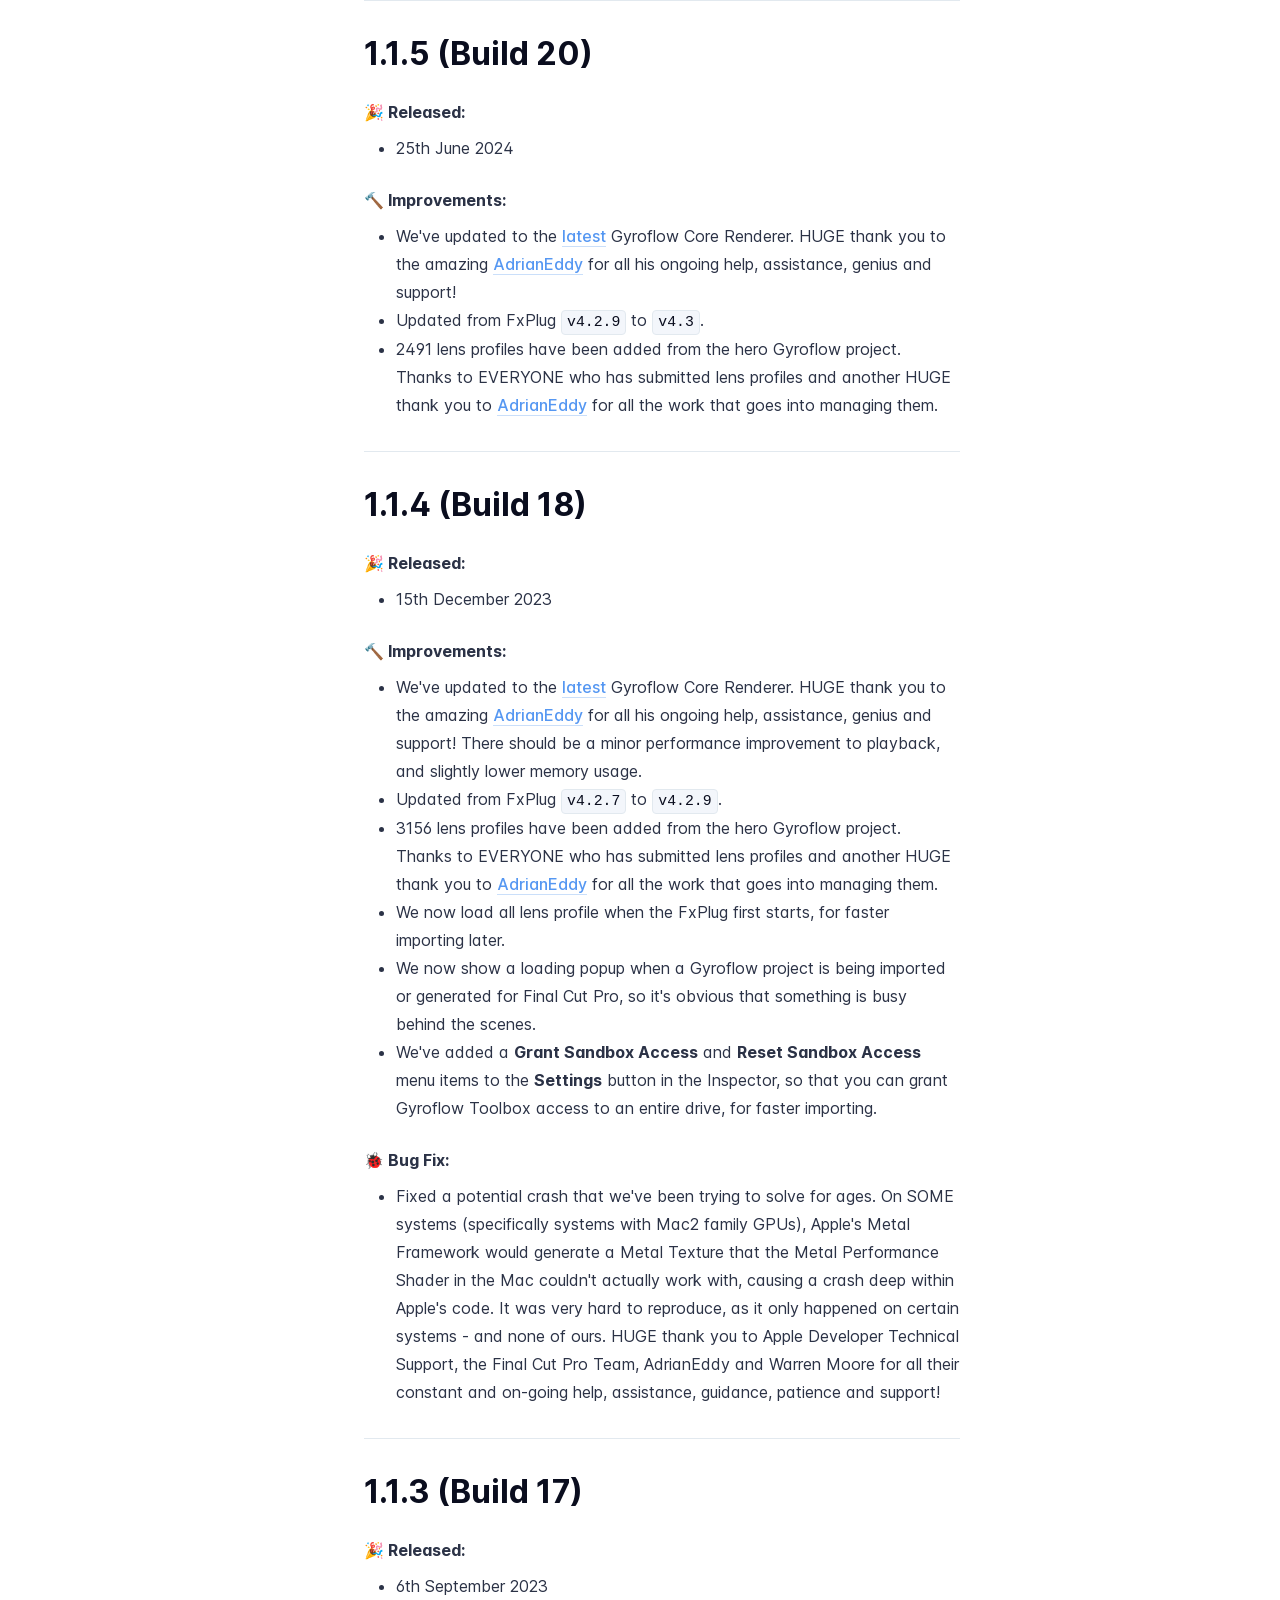
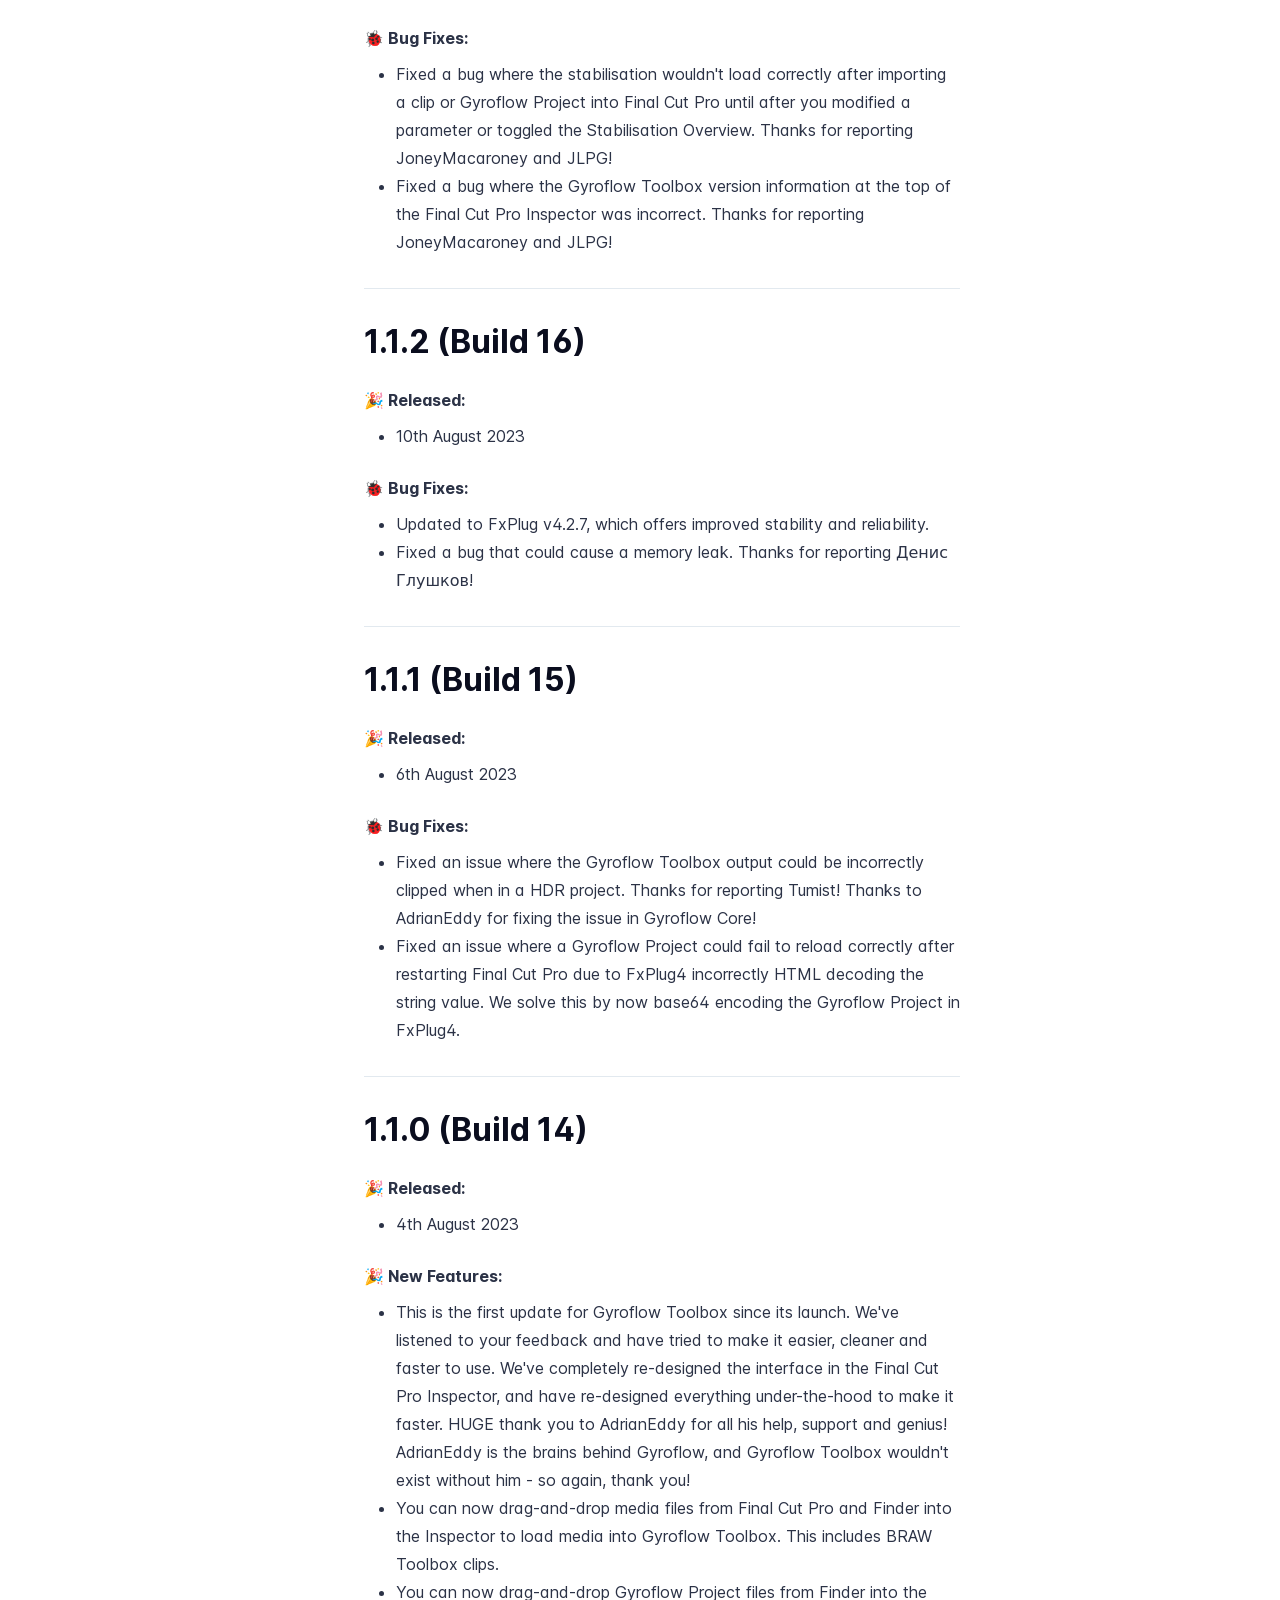
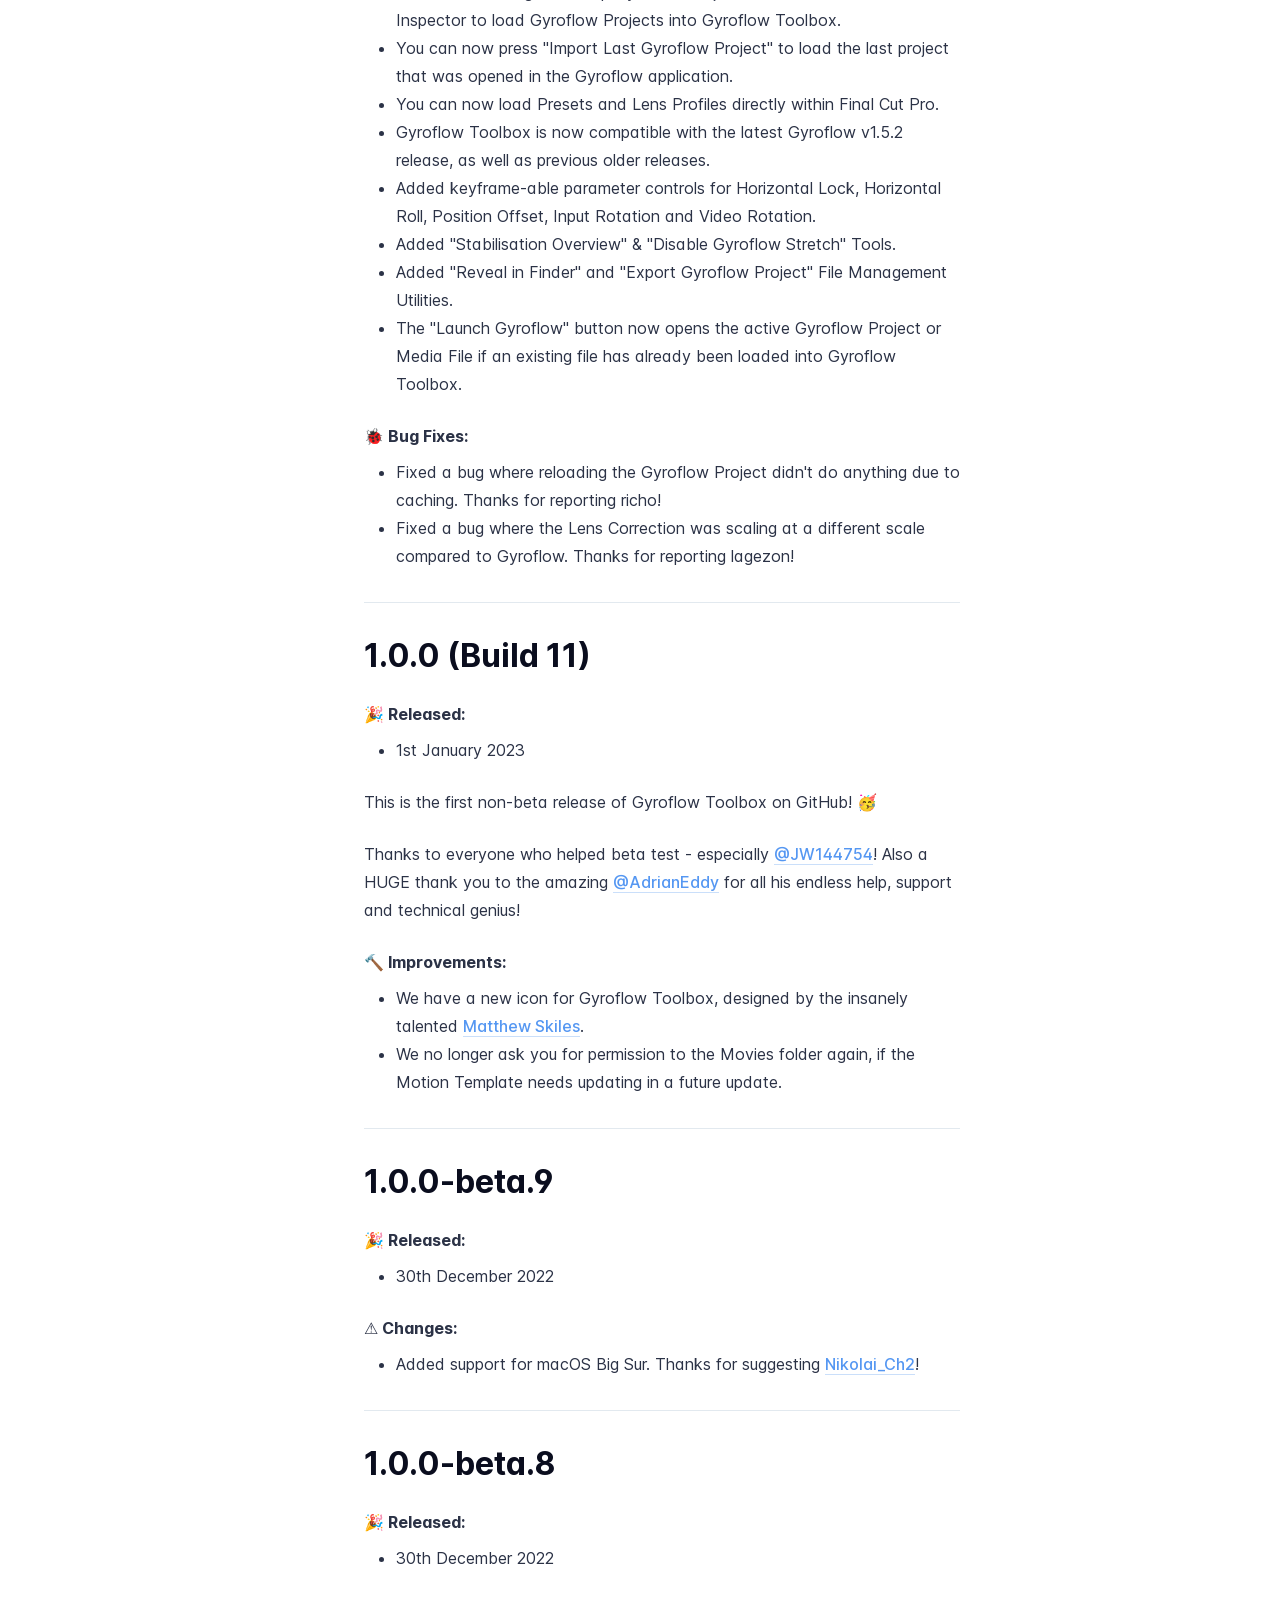
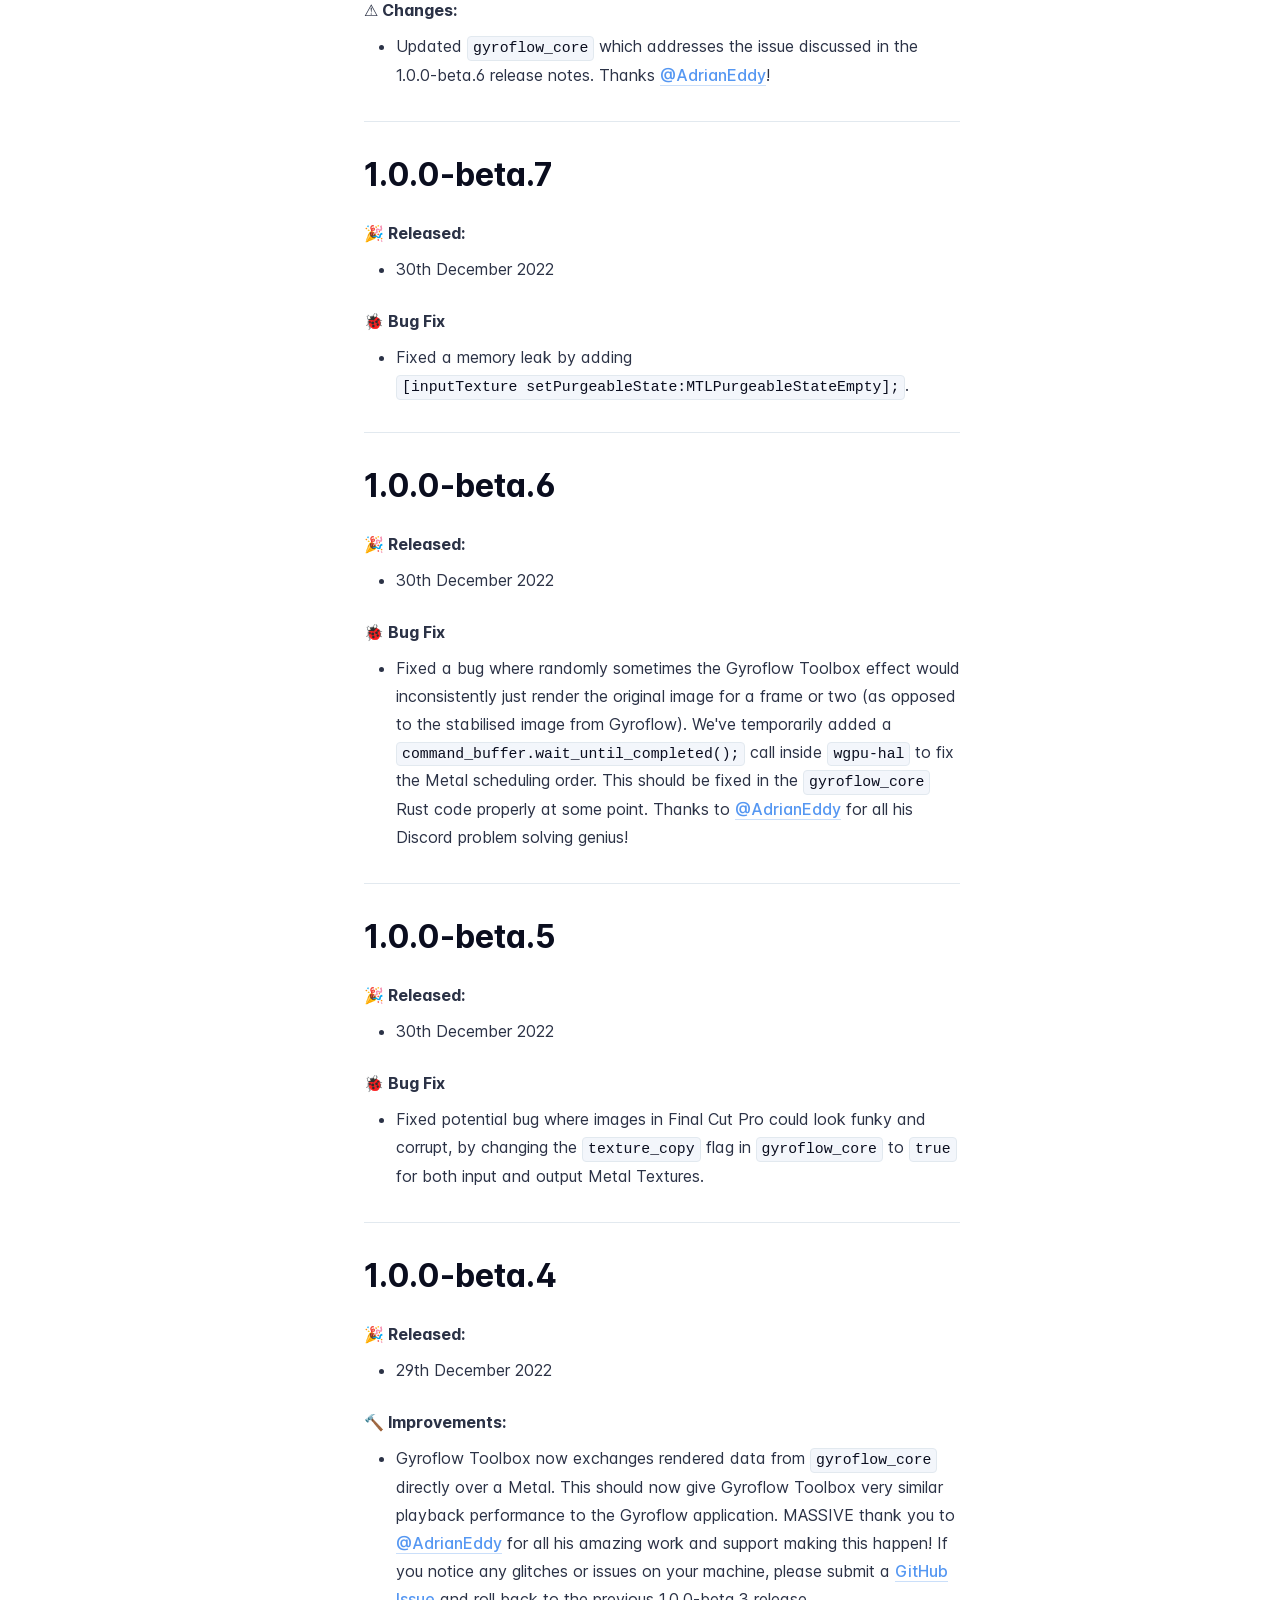
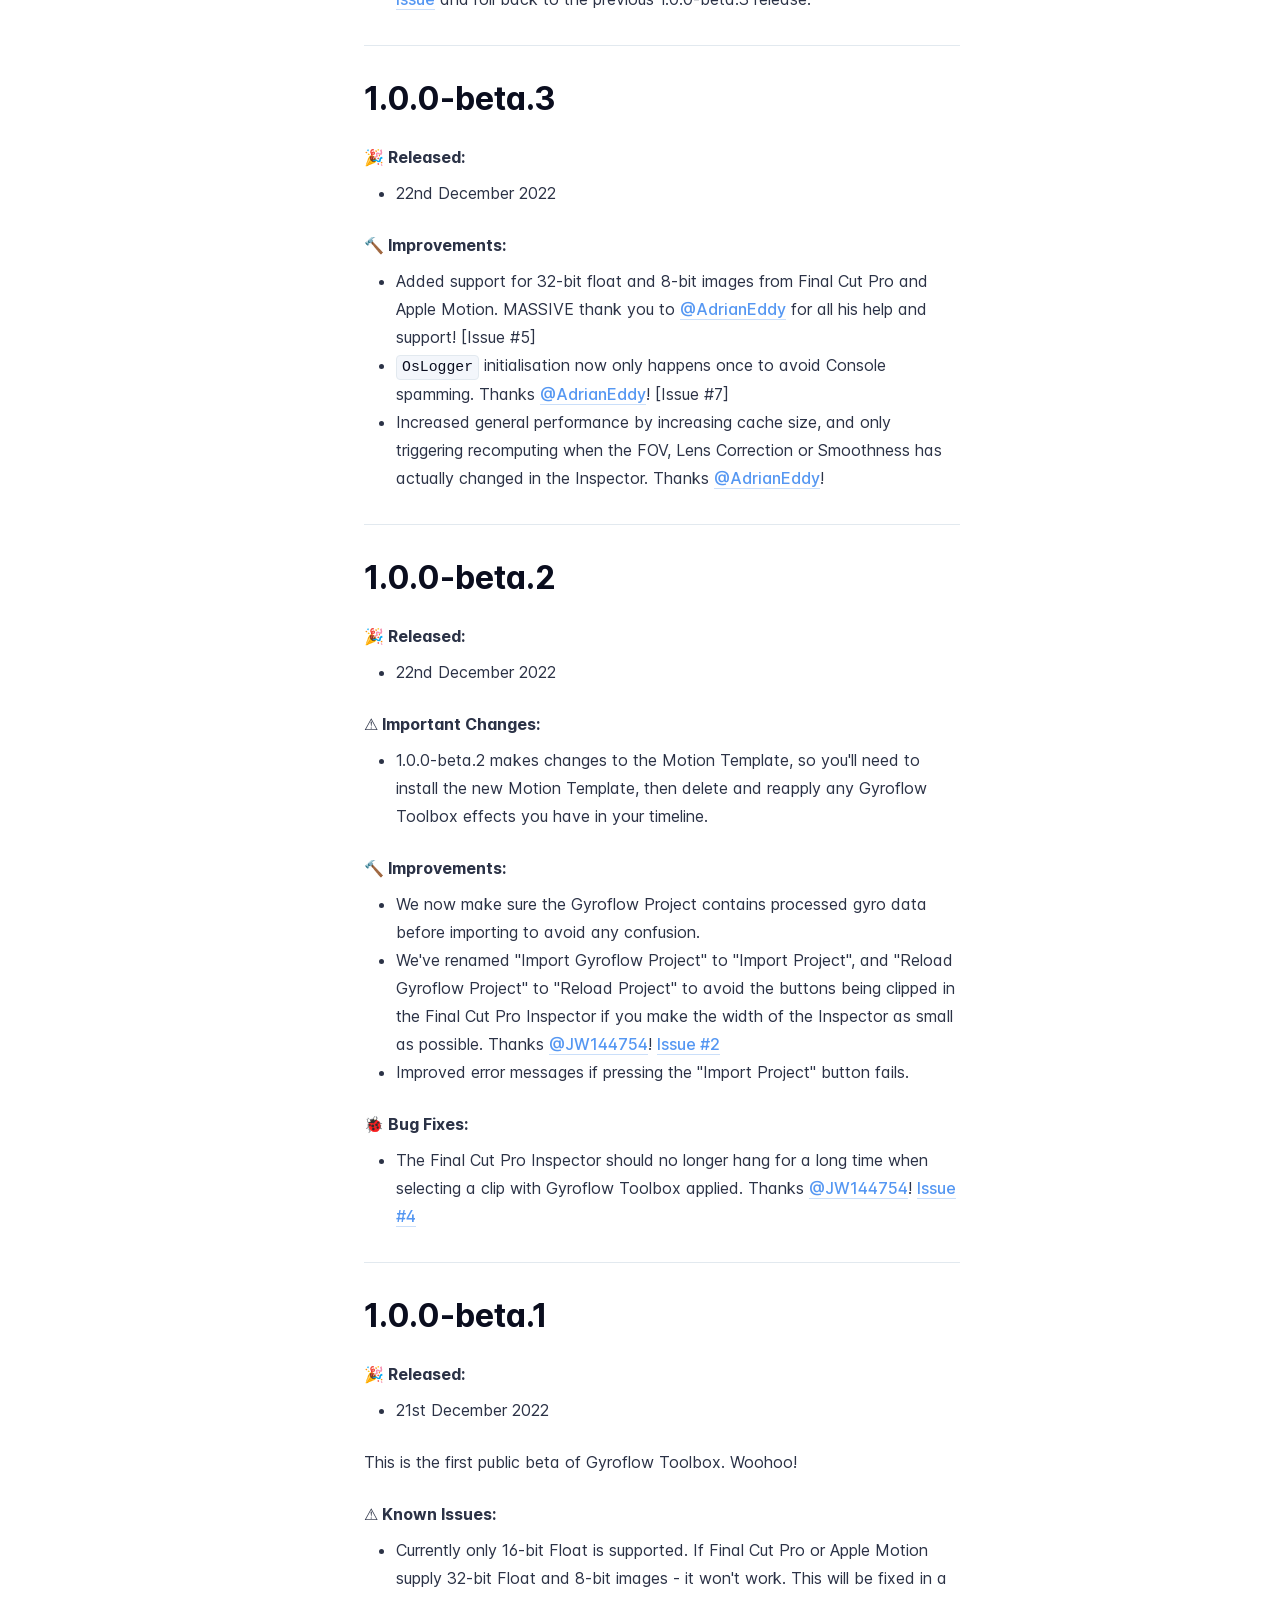
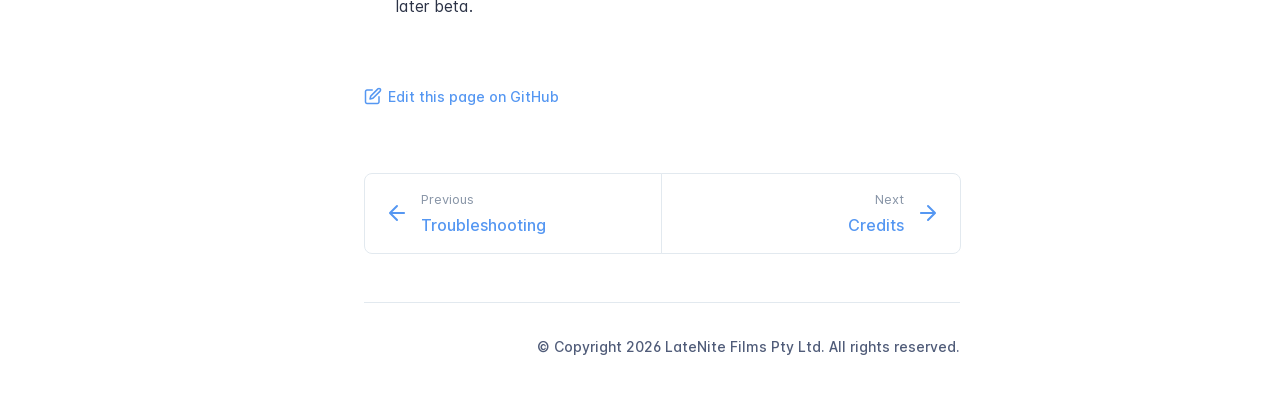
<file: release-notes/index.html>
<!DOCTYPE html>
<html lang="en" class="h-full">
<head>
    <meta charset="UTF-8">
    <meta name="viewport" content="width=device-width,initial-scale=1">
    <meta name="color-scheme" content="light dark">
    <meta name="turbo-cache-control" content="no-cache" data-turbo-track="reload" data-track-token="4.6.0.837087397743">

    <!-- See retype.com -->
    <meta name="generator" content="Retype 4.6.0">

    <!-- Primary Meta Tags -->
    <title>Release Notes</title>
    <meta name="title" content="Release Notes">
    <meta name="description" content="🎉 Released:">

    <!-- Canonical -->
    <link rel="canonical" href="https://gyroflowtoolbox.fcp.cafe/release-notes/">
    <link rel="sitemap" type="application/xml" title="Sitemap" href="https://gyroflowtoolbox.fcp.cafe/sitemap.xml">

    <!-- Open Graph -->
    <meta property="og:type" content="website">
    <meta property="og:url" content="https://gyroflowtoolbox.fcp.cafe/release-notes/">
    <meta property="og:title" content="Release Notes">
    <meta property="og:description" content="🎉 Released:">
    <meta property="og:image" content="https://gyroflowtoolbox.fcp.cafe/static/thumbnail.jpg">
    <meta property="og:image:width" content="1200">
    <meta property="og:image:height" content="630">
    <meta property="og:image:alt" content="Release Notes">
    <meta property="og:site_name" content="Gyroflow Toolbox">
    <meta property="og:locale" content="en_US">

    <!-- Twitter -->
    <meta name="twitter:card" content="summary_large_image">
    <meta name="twitter:url" content="https://gyroflowtoolbox.fcp.cafe/release-notes/">
    <meta name="twitter:title" content="Release Notes">
    <meta name="twitter:description" content="🎉 Released:">
    <meta name="twitter:image" content="https://gyroflowtoolbox.fcp.cafe/static/thumbnail.jpg">
    <meta name="twitter:image:alt" content="Release Notes">

    <!-- Alternate Markdown -->
    <link rel="alternate" type="text/markdown" href="https://gyroflowtoolbox.fcp.cafe/release-notes.md">

    <script data-cfasync="false">(function(){var cl=document.documentElement.classList,ls=localStorage.getItem("retype_scheme"),hd=cl.contains("dark"),hl=cl.contains("light"),wm=window.matchMedia&&window.matchMedia("(prefers-color-scheme: dark)").matches;if(ls==="dark"||(!ls&&wm&&!hd&&!hl)){cl.remove("light");cl.add("dark")}else if(ls==="light"||(!ls&&!wm&&!hd&&!hl)){cl.remove("dark");cl.add("light")}})();</script>

    <link id="retype-favicon" rel="icon" href="../static/favicon.ico" />
    <link href="../resources/css/retype.css?v=4.6.0.837087397743" rel="stylesheet">

    <script data-cfasync="false" src="../resources/js/config.js?v=4.6.0.837087397743" data-turbo-eval="false" defer></script>
    <script data-cfasync="false" src="../resources/js/retype.js?v=4.6.0" data-turbo-eval="false" defer></script>
    <script id="lunr-js" data-cfasync="false" src="../resources/js/lunr.js?v=4.6.0.837087397743" data-turbo-eval="false" defer></script>

    <link rel="stylesheet" href="https://cdnjs.cloudflare.com/ajax/libs/font-awesome/4.7.0/css/font-awesome.min.css">
    <style>
        .review {
            text-align: left;
            color: #1956AF;
            border-radius: 10px;
            background-color: #E1EDFF;
            border: 1px solid #1956AF;
            margin-bottom: 20px;
            padding-top: 15px;
            padding-left: 10px;
            padding-right: 10px;
            padding-bottom: 0px;
        }
        html.dark .review {
            background-color: rgb(39 39 39/var(--tw-bg-opacity));
            color: rgb(189 189 189/var(--tw-text-opacity));
        }
        .review p {
            font-size: 11px;
        }
        .review-rating {
            margin-bottom: 5px;
        }
        .fa-star {
            font-size: 20px;
            color: #ccc;
        }
        .fa-star.checked {
            color: orange;
        }
        @media (max-width: 959px) {
            img.rightLogo {
                display: none !important;
            }
        }
    </style>
</head>
<body>
    <div id="retype-app" class="relative text-base antialiased text-base-text bg-base-bg font-body">
    <div class="absolute bottom-0 left-0" style="top: 5rem; right: 50%"></div>

    <header id="retype-header" class="sticky top-0 z-30 flex w-full h-16 bg-header-bg border-b border-header-border md:h-20">
        <div class="container relative flex items-center justify-between pr-6 grow md:justify-start">
            <!-- Mobile menu button skeleton -->
            <button v-cloak class="skeleton retype-mobile-menu-button flex items-center justify-center shrink-0 overflow-hidden dark:text-white focus:outline-hidden rounded-full w-10 h-10 ml-3.5 md:hidden"><svg xmlns="http://www.w3.org/2000/svg" class="mb-px shrink-0" width="24" height="24" viewBox="0 0 24 24" role="presentation" style="margin-bottom: 0px;"><g fill="currentColor"><path d="M2 4h20v2H2zM2 11h20v2H2zM2 18h20v2H2z"></path></g></svg></button>
            <div v-cloak id="retype-sidebar-left-toggle-button"></div>
    
            <!-- Logo -->
            <div class="flex items-center justify-between h-full py-2 md:w-75">
                <div class="flex items-center px-2 md:px-6">
                    <a id="retype-branding-logo" href="https://gyroflowtoolbox.fcp.cafe/" class="flex items-center leading-snug text-xl">
                        <span class="w-10 mr-2 grow-0 shrink-0 overflow-hidden">
                            <img class="max-h-10 md:inline-block" src="../static/logo.png" alt="" width="40" height="40">
                        </span>
                        <span class="dark:text-white font-bold line-clamp-1 md:line-clamp-2">Gyroflow Toolbox</span>
                    </a>
                </div>
    
                <span class="hidden h-8 border-r md:inline-block border-base-border"></span>
            </div>
    
            <div class="flex justify-between md:grow">
                <!-- Top Nav -->
                <nav id="retype-header-nav" class="hidden md:flex">
                    <ul class="flex flex-col mb-4 md:pl-16 md:mb-0 md:flex-row md:items-center">
                        <li class="mr-6">
                            <a class="py-2 md:mb-0 inline-flex items-center text-sm whitespace-nowrap transition-colors duration-200 ease-linear md:text-header-text font-header-text hover:text-header-text-hover" href="../buy/">
                                <svg xmlns="http://www.w3.org/2000/svg" class="block shrink-0 mr-1.5" width="18" height="18" viewBox="0 0 24 24" fill="currentColor" aria-hidden="true" focusable="false">
                                    <path d="M11.25 9.331V.75a.75.75 0 0 1 1.5 0v8.58l1.949-2.11A.75.75 0 1 1 15.8 8.237l-3.25 3.52a.75.75 0 0 1-1.102 0l-3.25-3.52A.75.75 0 1 1 9.3 7.22l1.949 2.111Z"/><path d="M2.5 3.75v11.5c0 .138.112.25.25.25h18.5a.25.25 0 0 0 .25-.25V3.75a.25.25 0 0 0-.25-.25h-5.5a.75.75 0 0 1 0-1.5h5.5c.966 0 1.75.784 1.75 1.75v11.5A1.75 1.75 0 0 1 21.25 17h-6.204c.171 1.375.805 2.652 1.769 3.757A.752.752 0 0 1 16.25 22h-8.5a.75.75 0 0 1-.566-1.243c.965-1.105 1.599-2.382 1.77-3.757H2.75A1.75 1.75 0 0 1 1 15.25V3.75C1 2.784 1.784 2 2.75 2h5.5a.75.75 0 0 1 0 1.5h-5.5a.25.25 0 0 0-.25.25ZM10.463 17c-.126 1.266-.564 2.445-1.223 3.5h5.52c-.66-1.055-1.098-2.234-1.223-3.5Z"/>
                                </svg>
                                <span>Buy</span>
                            </a>
                        </li>
                        <li class="mr-6">
                            <a class="py-2 md:mb-0 inline-flex items-center text-sm whitespace-nowrap transition-colors duration-200 ease-linear md:text-header-text font-header-text hover:text-header-text-hover" href="https://ltnt.tv/discord" target="_blank">
                                <svg xmlns="http://www.w3.org/2000/svg" class="block shrink-0 mr-1.5" width="18" height="18" viewBox="0 0 24 24" fill="currentColor" aria-hidden="true" focusable="false">
                                    <path d="M1.75 1h12.5c.966 0 1.75.784 1.75 1.75v9.5A1.75 1.75 0 0 1 14.25 14H8.061l-2.574 2.573A1.458 1.458 0 0 1 3 15.543V14H1.75A1.75 1.75 0 0 1 0 12.25v-9.5C0 1.784.784 1 1.75 1ZM1.5 2.75v9.5c0 .138.112.25.25.25h2a.75.75 0 0 1 .75.75v2.19l2.72-2.72a.749.749 0 0 1 .53-.22h6.5a.25.25 0 0 0 .25-.25v-9.5a.25.25 0 0 0-.25-.25H1.75a.25.25 0 0 0-.25.25Z"/><path d="M22.5 8.75a.25.25 0 0 0-.25-.25h-3.5a.75.75 0 0 1 0-1.5h3.5c.966 0 1.75.784 1.75 1.75v9.5A1.75 1.75 0 0 1 22.25 20H21v1.543a1.457 1.457 0 0 1-2.487 1.03L15.939 20H10.75A1.75 1.75 0 0 1 9 18.25v-1.465a.75.75 0 0 1 1.5 0v1.465c0 .138.112.25.25.25h5.5a.75.75 0 0 1 .53.22l2.72 2.72v-2.19a.75.75 0 0 1 .75-.75h2a.25.25 0 0 0 .25-.25v-9.5Z"/>
                                </svg>
                                <span>Discord</span>
                            </a>
                        </li>
                        <li class="mr-6">
                            <a class="py-2 md:mb-0 inline-flex items-center text-sm whitespace-nowrap transition-colors duration-200 ease-linear md:text-header-text font-header-text hover:text-header-text-hover" href="https://discord.gg/BBJ2UVAr2D" target="_blank">
                                <svg xmlns="http://www.w3.org/2000/svg" class="block shrink-0 mr-1.5" width="18" height="18" viewBox="0 0 24 24" fill="currentColor" aria-hidden="true" focusable="false">
                                    <path d="M3.5 8a5.5 5.5 0 1 1 8.596 4.547 9.005 9.005 0 0 1 5.9 8.18.751.751 0 0 1-1.5.045 7.5 7.5 0 0 0-14.993 0 .75.75 0 0 1-1.499-.044 9.005 9.005 0 0 1 5.9-8.181A5.496 5.496 0 0 1 3.5 8ZM9 4a4 4 0 1 0 0 8 4 4 0 0 0 0-8Zm8.29 4c-.148 0-.292.01-.434.03a.75.75 0 1 1-.212-1.484 4.53 4.53 0 0 1 3.38 8.097 6.69 6.69 0 0 1 3.956 6.107.75.75 0 0 1-1.5 0 5.193 5.193 0 0 0-3.696-4.972l-.534-.16v-1.676l.41-.209A3.03 3.03 0 0 0 17.29 8Z"/>
                                </svg>
                                <span>Gyroflow Discord</span>
                            </a>
                        </li>
                        <li class="mr-6">
                            <a class="py-2 md:mb-0 inline-flex items-center text-sm whitespace-nowrap transition-colors duration-200 ease-linear md:text-header-text font-header-text hover:text-header-text-hover" href="https://github.com/latenitefilms/gyroflowtoolbox/issues" target="_blank">
                                <svg xmlns="http://www.w3.org/2000/svg" class="block shrink-0 mr-1.5" width="18" height="18" viewBox="0 0 24 24" fill="currentColor" aria-hidden="true" focusable="false">
                                    <path d="M12 1c6.075 0 11 4.925 11 11s-4.925 11-11 11S1 18.075 1 12 5.925 1 12 1ZM2.5 12a9.5 9.5 0 0 0 9.5 9.5 9.5 9.5 0 0 0 9.5-9.5A9.5 9.5 0 0 0 12 2.5 9.5 9.5 0 0 0 2.5 12Zm9.5 2a2 2 0 1 1-.001-3.999A2 2 0 0 1 12 14Z"/>
                                </svg>
                                <span>Issues</span>
                            </a>
                        </li>
                        <li class="mr-6">
                            <a class="py-2 md:mb-0 inline-flex items-center text-sm whitespace-nowrap transition-colors duration-200 ease-linear md:text-header-text font-header-text hover:text-header-text-hover" href="https://github.com/latenitefilms/gyroflowtoolbox/discussions" target="_blank">
                                <svg xmlns="http://www.w3.org/2000/svg" class="block shrink-0 mr-1.5" width="18" height="18" viewBox="0 0 24 24" fill="currentColor" aria-hidden="true" focusable="false">
                                    <path d="M1.75 1h12.5c.966 0 1.75.784 1.75 1.75v9.5A1.75 1.75 0 0 1 14.25 14H8.061l-2.574 2.573A1.458 1.458 0 0 1 3 15.543V14H1.75A1.75 1.75 0 0 1 0 12.25v-9.5C0 1.784.784 1 1.75 1ZM1.5 2.75v9.5c0 .138.112.25.25.25h2a.75.75 0 0 1 .75.75v2.19l2.72-2.72a.749.749 0 0 1 .53-.22h6.5a.25.25 0 0 0 .25-.25v-9.5a.25.25 0 0 0-.25-.25H1.75a.25.25 0 0 0-.25.25Z"/><path d="M22.5 8.75a.25.25 0 0 0-.25-.25h-3.5a.75.75 0 0 1 0-1.5h3.5c.966 0 1.75.784 1.75 1.75v9.5A1.75 1.75 0 0 1 22.25 20H21v1.543a1.457 1.457 0 0 1-2.487 1.03L15.939 20H10.75A1.75 1.75 0 0 1 9 18.25v-1.465a.75.75 0 0 1 1.5 0v1.465c0 .138.112.25.25.25h5.5a.75.75 0 0 1 .53.22l2.72 2.72v-2.19a.75.75 0 0 1 .75-.75h2a.25.25 0 0 0 .25-.25v-9.5Z"/>
                                </svg>
                                <span>Discussions</span>
                            </a>
                        </li>
                        <li class="mr-6">
                            <a class="py-2 md:mb-0 inline-flex items-center text-sm whitespace-nowrap transition-colors duration-200 ease-linear md:text-header-text font-header-text hover:text-header-text-hover" href="https://fcp.cafe/latenite/" target="_blank">
                                <svg xmlns="http://www.w3.org/2000/svg" class="block shrink-0 mr-1.5" width="18" height="18" viewBox="0 0 24 24" fill="currentColor" aria-hidden="true" focusable="false">
                                    <path d="M12 2.5c-3.81 0-6.5 2.743-6.5 6.119 0 1.536.632 2.572 1.425 3.56.172.215.347.422.527.635l.096.112c.21.25.427.508.63.774.404.531.783 1.128.995 1.834a.75.75 0 0 1-1.436.432c-.138-.46-.397-.89-.753-1.357a18.111 18.111 0 0 0-.582-.714l-.092-.11c-.18-.212-.37-.436-.555-.667C4.87 12.016 4 10.651 4 8.618 4 4.363 7.415 1 12 1s8 3.362 8 7.619c0 2.032-.87 3.397-1.755 4.5-.185.23-.375.454-.555.667l-.092.109c-.21.248-.405.481-.582.714-.356.467-.615.898-.753 1.357a.751.751 0 0 1-1.437-.432c.213-.706.592-1.303.997-1.834.202-.266.419-.524.63-.774l.095-.112c.18-.213.355-.42.527-.634.793-.99 1.425-2.025 1.425-3.561C18.5 5.243 15.81 2.5 12 2.5ZM8.75 18h6.5a.75.75 0 0 1 0 1.5h-6.5a.75.75 0 0 1 0-1.5Zm.75 3.75a.75.75 0 0 1 .75-.75h3.5a.75.75 0 0 1 0 1.5h-3.5a.75.75 0 0 1-.75-.75Z"/>
                                </svg>
                                <span>LateNite</span>
                            </a>
                        </li>
    
                    </ul>
                </nav>
    
                <div v-cloak class="flex justify-end grow">
                    <div id="retype-mobile-search-button"></div>
                    <doc-search-desktop></doc-search-desktop>
    
                    <doc-theme-switch class="lg:ml-2"></doc-theme-switch>
                    <doc-history></doc-history>
                </div>
            </div>
        </div>
    </header>


    <div id="retype-container" class="container relative flex bg-white">
        <!-- Sidebar Skeleton -->
        <div v-cloak class="fixed flex flex-col shrink-0 duration-300 ease-in-out bg-sidebar-left-bg border-sidebar-left-border sidebar top-20 w-75 border-r h-screen md:sticky transition-transform skeleton">
        
            <div class="flex items-center h-16 px-6">
                <input id="retype-filter-input-mock" class="w-full h-10 pl-8 px-3 py-2 transition-colors duration-200 ease-linear bg-filter-bg border border-filter-border rounded-lg shadow-none md:text-sm hover:border-filter-border-hover focus:outline-hidden focus:border-filter-border-focus placeholder-filter-placeholder" type="text">
            </div>
        
            <div class="pl-6 mt-1 mb-4">
                <div class="w-32 h-3 mb-4 bg-skeleton-bg rounded-full loading"></div>
                <div class="w-48 h-3 mb-4 bg-skeleton-bg rounded-full loading"></div>
                <div class="w-40 h-3 mb-4 bg-skeleton-bg rounded-full loading"></div>
                <div class="w-32 h-3 mb-4 bg-skeleton-bg rounded-full loading"></div>
                <div class="w-48 h-3 mb-4 bg-skeleton-bg rounded-full loading"></div>
                <div class="w-40 h-3 mb-4 bg-skeleton-bg rounded-full loading"></div>
            </div>
        
            <div class="shrink-0 mt-auto bg-transparent dark:border-base-border">
                <a class="flex items-center justify-center flex-nowrap h-16 text-gray-350 dark:text-dark-400 hover:text-gray-600 dark:hover:text-dark-300 transition-colors duration-150 ease-in docs-powered-by" target="_blank" href="https://retype.com/" rel="noopener">
                    <span class="text-xs whitespace-nowrap">Powered by</span>
                    <svg xmlns="http://www.w3.org/2000/svg" class="ml-2" fill="currentColor" width="96" height="20" overflow="visible"><path d="M0 0v20h13.59V0H0zm11.15 17.54H2.44V2.46h8.71v15.08zM15.8 20h2.44V4.67L15.8 2.22zM20.45 6.89V20h2.44V9.34z"/><g><path d="M40.16 8.44c0 1.49-.59 2.45-1.75 2.88l2.34 3.32h-2.53l-2.04-2.96h-1.43v2.96h-2.06V5.36h3.5c1.43 0 2.46.24 3.07.73s.9 1.27.9 2.35zm-2.48 1.1c.26-.23.38-.59.38-1.09 0-.5-.13-.84-.4-1.03s-.73-.28-1.39-.28h-1.54v2.75h1.5c.72 0 1.2-.12 1.45-.35zM51.56 5.36V7.2h-4.59v1.91h4.13v1.76h-4.13v1.92h4.74v1.83h-6.79V5.36h6.64zM60.09 7.15v7.48h-2.06V7.15h-2.61V5.36h7.28v1.79h-2.61zM70.81 14.64h-2.06v-3.66l-3.19-5.61h2.23l1.99 3.45 1.99-3.45H74l-3.19 5.61v3.66zM83.99 6.19c.65.55.97 1.4.97 2.55s-.33 1.98-1 2.51-1.68.8-3.04.8h-1.23v2.59h-2.06V5.36h3.26c1.42 0 2.45.28 3.1.83zm-1.51 3.65c.25-.28.37-.69.37-1.22s-.16-.92-.48-1.14c-.32-.23-.82-.34-1.5-.34H79.7v3.12h1.38c.68 0 1.15-.14 1.4-.42zM95.85 5.36V7.2h-4.59v1.91h4.13v1.76h-4.13v1.92H96v1.83h-6.79V5.36h6.64z"/></g></svg>
                </a>
            </div>
        </div>
        
        <!-- Sidebar component -->
        <doc-sidebar v-cloak>
            <template #sidebar-footer>
                <div class="shrink-0 mt-auto border-t md:bg-transparent md:border-none dark:border-base-border">
        
                    <div class="py-3 px-6 md:hidden border-b dark:border-base-border">
                        <nav>
                            <ul class="flex flex-wrap justify-center items-center">
                                <li class="mr-6">
                                    <a class="block py-1 inline-flex items-center text-sm whitespace-nowrap transition-colors duration-200 ease-linear md:text-header-text font-header-text hover:text-header-text-hover" href="../buy/">
                                        <svg xmlns="http://www.w3.org/2000/svg" class="block shrink-0 mr-1.5" width="18" height="18" viewBox="0 0 24 24" fill="currentColor" aria-hidden="true" focusable="false">
                                            <path d="M11.25 9.331V.75a.75.75 0 0 1 1.5 0v8.58l1.949-2.11A.75.75 0 1 1 15.8 8.237l-3.25 3.52a.75.75 0 0 1-1.102 0l-3.25-3.52A.75.75 0 1 1 9.3 7.22l1.949 2.111Z"/><path d="M2.5 3.75v11.5c0 .138.112.25.25.25h18.5a.25.25 0 0 0 .25-.25V3.75a.25.25 0 0 0-.25-.25h-5.5a.75.75 0 0 1 0-1.5h5.5c.966 0 1.75.784 1.75 1.75v11.5A1.75 1.75 0 0 1 21.25 17h-6.204c.171 1.375.805 2.652 1.769 3.757A.752.752 0 0 1 16.25 22h-8.5a.75.75 0 0 1-.566-1.243c.965-1.105 1.599-2.382 1.77-3.757H2.75A1.75 1.75 0 0 1 1 15.25V3.75C1 2.784 1.784 2 2.75 2h5.5a.75.75 0 0 1 0 1.5h-5.5a.25.25 0 0 0-.25.25ZM10.463 17c-.126 1.266-.564 2.445-1.223 3.5h5.52c-.66-1.055-1.098-2.234-1.223-3.5Z"/>
                                        </svg>
                                        <span>Buy</span>
                                    </a>
                                </li>
                                <li class="mr-6">
                                    <a class="block py-1 inline-flex items-center text-sm whitespace-nowrap transition-colors duration-200 ease-linear md:text-header-text font-header-text hover:text-header-text-hover" href="https://ltnt.tv/discord" target="_blank">
                                        <svg xmlns="http://www.w3.org/2000/svg" class="block shrink-0 mr-1.5" width="18" height="18" viewBox="0 0 24 24" fill="currentColor" aria-hidden="true" focusable="false">
                                            <path d="M1.75 1h12.5c.966 0 1.75.784 1.75 1.75v9.5A1.75 1.75 0 0 1 14.25 14H8.061l-2.574 2.573A1.458 1.458 0 0 1 3 15.543V14H1.75A1.75 1.75 0 0 1 0 12.25v-9.5C0 1.784.784 1 1.75 1ZM1.5 2.75v9.5c0 .138.112.25.25.25h2a.75.75 0 0 1 .75.75v2.19l2.72-2.72a.749.749 0 0 1 .53-.22h6.5a.25.25 0 0 0 .25-.25v-9.5a.25.25 0 0 0-.25-.25H1.75a.25.25 0 0 0-.25.25Z"/><path d="M22.5 8.75a.25.25 0 0 0-.25-.25h-3.5a.75.75 0 0 1 0-1.5h3.5c.966 0 1.75.784 1.75 1.75v9.5A1.75 1.75 0 0 1 22.25 20H21v1.543a1.457 1.457 0 0 1-2.487 1.03L15.939 20H10.75A1.75 1.75 0 0 1 9 18.25v-1.465a.75.75 0 0 1 1.5 0v1.465c0 .138.112.25.25.25h5.5a.75.75 0 0 1 .53.22l2.72 2.72v-2.19a.75.75 0 0 1 .75-.75h2a.25.25 0 0 0 .25-.25v-9.5Z"/>
                                        </svg>
                                        <span>Discord</span>
                                    </a>
                                </li>
                                <li class="mr-6">
                                    <a class="block py-1 inline-flex items-center text-sm whitespace-nowrap transition-colors duration-200 ease-linear md:text-header-text font-header-text hover:text-header-text-hover" href="https://discord.gg/BBJ2UVAr2D" target="_blank">
                                        <svg xmlns="http://www.w3.org/2000/svg" class="block shrink-0 mr-1.5" width="18" height="18" viewBox="0 0 24 24" fill="currentColor" aria-hidden="true" focusable="false">
                                            <path d="M3.5 8a5.5 5.5 0 1 1 8.596 4.547 9.005 9.005 0 0 1 5.9 8.18.751.751 0 0 1-1.5.045 7.5 7.5 0 0 0-14.993 0 .75.75 0 0 1-1.499-.044 9.005 9.005 0 0 1 5.9-8.181A5.496 5.496 0 0 1 3.5 8ZM9 4a4 4 0 1 0 0 8 4 4 0 0 0 0-8Zm8.29 4c-.148 0-.292.01-.434.03a.75.75 0 1 1-.212-1.484 4.53 4.53 0 0 1 3.38 8.097 6.69 6.69 0 0 1 3.956 6.107.75.75 0 0 1-1.5 0 5.193 5.193 0 0 0-3.696-4.972l-.534-.16v-1.676l.41-.209A3.03 3.03 0 0 0 17.29 8Z"/>
                                        </svg>
                                        <span>Gyroflow Discord</span>
                                    </a>
                                </li>
                                <li class="mr-6">
                                    <a class="block py-1 inline-flex items-center text-sm whitespace-nowrap transition-colors duration-200 ease-linear md:text-header-text font-header-text hover:text-header-text-hover" href="https://github.com/latenitefilms/gyroflowtoolbox/issues" target="_blank">
                                        <svg xmlns="http://www.w3.org/2000/svg" class="block shrink-0 mr-1.5" width="18" height="18" viewBox="0 0 24 24" fill="currentColor" aria-hidden="true" focusable="false">
                                            <path d="M12 1c6.075 0 11 4.925 11 11s-4.925 11-11 11S1 18.075 1 12 5.925 1 12 1ZM2.5 12a9.5 9.5 0 0 0 9.5 9.5 9.5 9.5 0 0 0 9.5-9.5A9.5 9.5 0 0 0 12 2.5 9.5 9.5 0 0 0 2.5 12Zm9.5 2a2 2 0 1 1-.001-3.999A2 2 0 0 1 12 14Z"/>
                                        </svg>
                                        <span>Issues</span>
                                    </a>
                                </li>
                                <li class="mr-6">
                                    <a class="block py-1 inline-flex items-center text-sm whitespace-nowrap transition-colors duration-200 ease-linear md:text-header-text font-header-text hover:text-header-text-hover" href="https://github.com/latenitefilms/gyroflowtoolbox/discussions" target="_blank">
                                        <svg xmlns="http://www.w3.org/2000/svg" class="block shrink-0 mr-1.5" width="18" height="18" viewBox="0 0 24 24" fill="currentColor" aria-hidden="true" focusable="false">
                                            <path d="M1.75 1h12.5c.966 0 1.75.784 1.75 1.75v9.5A1.75 1.75 0 0 1 14.25 14H8.061l-2.574 2.573A1.458 1.458 0 0 1 3 15.543V14H1.75A1.75 1.75 0 0 1 0 12.25v-9.5C0 1.784.784 1 1.75 1ZM1.5 2.75v9.5c0 .138.112.25.25.25h2a.75.75 0 0 1 .75.75v2.19l2.72-2.72a.749.749 0 0 1 .53-.22h6.5a.25.25 0 0 0 .25-.25v-9.5a.25.25 0 0 0-.25-.25H1.75a.25.25 0 0 0-.25.25Z"/><path d="M22.5 8.75a.25.25 0 0 0-.25-.25h-3.5a.75.75 0 0 1 0-1.5h3.5c.966 0 1.75.784 1.75 1.75v9.5A1.75 1.75 0 0 1 22.25 20H21v1.543a1.457 1.457 0 0 1-2.487 1.03L15.939 20H10.75A1.75 1.75 0 0 1 9 18.25v-1.465a.75.75 0 0 1 1.5 0v1.465c0 .138.112.25.25.25h5.5a.75.75 0 0 1 .53.22l2.72 2.72v-2.19a.75.75 0 0 1 .75-.75h2a.25.25 0 0 0 .25-.25v-9.5Z"/>
                                        </svg>
                                        <span>Discussions</span>
                                    </a>
                                </li>
                                <li class="mr-6">
                                    <a class="block py-1 inline-flex items-center text-sm whitespace-nowrap transition-colors duration-200 ease-linear md:text-header-text font-header-text hover:text-header-text-hover" href="https://fcp.cafe/latenite/" target="_blank">
                                        <svg xmlns="http://www.w3.org/2000/svg" class="block shrink-0 mr-1.5" width="18" height="18" viewBox="0 0 24 24" fill="currentColor" aria-hidden="true" focusable="false">
                                            <path d="M12 2.5c-3.81 0-6.5 2.743-6.5 6.119 0 1.536.632 2.572 1.425 3.56.172.215.347.422.527.635l.096.112c.21.25.427.508.63.774.404.531.783 1.128.995 1.834a.75.75 0 0 1-1.436.432c-.138-.46-.397-.89-.753-1.357a18.111 18.111 0 0 0-.582-.714l-.092-.11c-.18-.212-.37-.436-.555-.667C4.87 12.016 4 10.651 4 8.618 4 4.363 7.415 1 12 1s8 3.362 8 7.619c0 2.032-.87 3.397-1.755 4.5-.185.23-.375.454-.555.667l-.092.109c-.21.248-.405.481-.582.714-.356.467-.615.898-.753 1.357a.751.751 0 0 1-1.437-.432c.213-.706.592-1.303.997-1.834.202-.266.419-.524.63-.774l.095-.112c.18-.213.355-.42.527-.634.793-.99 1.425-2.025 1.425-3.561C18.5 5.243 15.81 2.5 12 2.5ZM8.75 18h6.5a.75.75 0 0 1 0 1.5h-6.5a.75.75 0 0 1 0-1.5Zm.75 3.75a.75.75 0 0 1 .75-.75h3.5a.75.75 0 0 1 0 1.5h-3.5a.75.75 0 0 1-.75-.75Z"/>
                                        </svg>
                                        <span>LateNite</span>
                                    </a>
                                </li>
        
                            </ul>
                        </nav>
                    </div>
        
                    <a class="flex items-center justify-center flex-nowrap h-16 text-gray-350 dark:text-dark-400 hover:text-gray-600 dark:hover:text-dark-300 transition-colors duration-150 ease-in docs-powered-by" target="_blank" href="https://retype.com/" rel="noopener">
                        <span class="text-xs whitespace-nowrap">Powered by</span>
                        <svg xmlns="http://www.w3.org/2000/svg" class="ml-2" fill="currentColor" width="96" height="20" overflow="visible"><path d="M0 0v20h13.59V0H0zm11.15 17.54H2.44V2.46h8.71v15.08zM15.8 20h2.44V4.67L15.8 2.22zM20.45 6.89V20h2.44V9.34z"/><g><path d="M40.16 8.44c0 1.49-.59 2.45-1.75 2.88l2.34 3.32h-2.53l-2.04-2.96h-1.43v2.96h-2.06V5.36h3.5c1.43 0 2.46.24 3.07.73s.9 1.27.9 2.35zm-2.48 1.1c.26-.23.38-.59.38-1.09 0-.5-.13-.84-.4-1.03s-.73-.28-1.39-.28h-1.54v2.75h1.5c.72 0 1.2-.12 1.45-.35zM51.56 5.36V7.2h-4.59v1.91h4.13v1.76h-4.13v1.92h4.74v1.83h-6.79V5.36h6.64zM60.09 7.15v7.48h-2.06V7.15h-2.61V5.36h7.28v1.79h-2.61zM70.81 14.64h-2.06v-3.66l-3.19-5.61h2.23l1.99 3.45 1.99-3.45H74l-3.19 5.61v3.66zM83.99 6.19c.65.55.97 1.4.97 2.55s-.33 1.98-1 2.51-1.68.8-3.04.8h-1.23v2.59h-2.06V5.36h3.26c1.42 0 2.45.28 3.1.83zm-1.51 3.65c.25-.28.37-.69.37-1.22s-.16-.92-.48-1.14c-.32-.23-.82-.34-1.5-.34H79.7v3.12h1.38c.68 0 1.15-.14 1.4-.42zM95.85 5.36V7.2h-4.59v1.91h4.13v1.76h-4.13v1.92H96v1.83h-6.79V5.36h6.64z"/></g></svg>
                    </a>
                </div>
            </template>
        </doc-sidebar>

        <div class="grow min-w-0 bg-body-bg">
            <!-- Render "toolbar" template here on api pages --><!-- Render page content -->
<div class="flex">
    <div id="retype-main" class="min-w-0 p-4 grow md:px-16">
        <main class="relative pb-12 lg:pt-2">
            <div class="relative retype-markdown" id="retype-content">
                <!-- Rendered if sidebar right is enabled -->
                <div id="retype-sidebar-right-toggle"></div>
                <doc-page-actions></doc-page-actions>

                <!-- Page content  -->
<h1 id="release-notes">Release Notes</h1>
<h2 id="134-build-26">1.3.4 (Build 26)</h2>
<p><strong><span class="docs-emoji">&#x1F389;</span> Released:</strong></p>
<ul>
<li>22nd January 2026</li>
</ul>
<p><strong><span class="docs-emoji">&#x1F528;</span> Improvements:</strong></p>
<ul>
<li>Updated the Gyroflow Toolbox application icon for macOS Tahoe. Thanks <a href="https://matthewskiles.com">Matthew Skiles</a>!</li>
<li>We&#x27;ve simplified the code under-the-hood for improved performance and better memory management.</li>
</ul>
<hr>
<h2 id="133-build-25">1.3.3 (Build 25)</h2>
<p><strong><span class="docs-emoji">&#x1F389;</span> Released:</strong></p>
<ul>
<li>4th January 2026</li>
</ul>
<p><strong><span class="docs-emoji">&#x1F528;</span> Improvements:</strong></p>
<ul>
<li>Gyroflow Toolbox can now handle video files greater than 8192 pixels (as long as your GPU supports it). Thanks for reporting mhbsavant!</li>
<li>We&#x27;ve updated to the latest Gyroflow Core Renderer. HUGE thank you to the amazing <a href="https://github.com/AdrianEddy">AdrianEddy</a> for all his ongoing help, assistance, genius and support!</li>
<li>28 lens profiles have been updated from the hero Gyroflow project. Thanks to EVERYONE who has submitted lens profiles and another HUGE thank you to AdrianEddy for all the work that goes into managing them.</li>
</ul>
<hr>
<h2 id="132-build-24">1.3.2 (Build 24)</h2>
<p><strong><span class="docs-emoji">&#x1F389;</span> Released:</strong></p>
<ul>
<li>18th November 2025</li>
</ul>
<p><strong><span class="docs-emoji">&#x1F41E;</span> Bug Fix:</strong></p>
<ul>
<li>Fixed a bug where vertical (9x16) clips would not stabilise correctly in Final Cut Pro. If you now set the <strong>Input Rotation</strong> and <strong>Video Rotation</strong> to <code translate="no" v-pre>90</code> in Gyroflow Toolbox, things should now render correctly.</li>
</ul>
<p><strong><span class="docs-emoji">&#x1F528;</span> Improvements:</strong></p>
<ul>
<li>We&#x27;ve updated to the latest Gyroflow Core Renderer. HUGE thank you to the amazing <a href="https://github.com/AdrianEddy">AdrianEddy</a> for all his ongoing help, assistance, genius and support!</li>
<li>6 lens profiles have been updated from the hero Gyroflow project. Thanks to EVERYONE who has submitted lens profiles and another HUGE thank you to <a href="https://github.com/AdrianEddy">AdrianEddy</a> for all the work that goes into managing them.</li>
</ul>
<hr>
<h2 id="131-build-23">1.3.1 (Build 23)</h2>
<p><strong><span class="docs-emoji">&#x1F389;</span> Released:</strong></p>
<ul>
<li>4th June 2025</li>
</ul>
<p><strong><span class="docs-emoji">&#x1F528;</span> Improvements:</strong></p>
<ul>
<li>We&#x27;ve updated to the <a href="https://github.com/gyroflow/gyroflow/tree/83356d01207b78dc6755740eaebbe93b3c3ec62d">latest</a> Gyroflow Core Renderer. HUGE thank you to the amazing <a href="https://github.com/AdrianEddy">AdrianEddy</a> for all his ongoing help, assistance, genius and support!</li>
<li>Updated from FxPlug <code translate="no" v-pre>v4.3.2</code> to <code translate="no" v-pre>v4.3.3</code>.</li>
<li>175 lens profiles have been updated from the hero Gyroflow project. Thanks to EVERYONE who has submitted lens profiles and another HUGE thank you to <a href="https://github.com/AdrianEddy">AdrianEddy</a> for all the work that goes into managing them.</li>
</ul>
<hr>
<h2 id="130-build-22">1.3.0 (Build 22)</h2>
<p><strong><span class="docs-emoji">&#x1F389;</span> Released:</strong></p>
<ul>
<li>18th May 2025</li>
</ul>
<p><strong><span class="docs-emoji">&#x1F528;</span> Improvements:</strong></p>
<ul>
<li>We&#x27;ve updated to the <a href="https://github.com/gyroflow/gyroflow/tree/35c5315a8e5baa20c6be53176ffe80c353c15fe1">latest</a> Gyroflow Core Renderer. HUGE thank you to the amazing <a href="https://github.com/AdrianEddy">AdrianEddy</a> for all his ongoing help, assistance, genius and support!</li>
<li>We&#x27;ve improved how we render error messages in Gyroflow Toolbox. HUGE thank you to Darrin Cardani at Apple and Gabriele de Simone at FxFactory for all your ongoing help, assistance, genius and support (and for putting up with my crazy questions)!</li>
<li>Updated from FxPlug <code translate="no" v-pre>v4.3</code> to <code translate="no" v-pre>v4.3.2</code>.</li>
</ul>
<hr>
<h2 id="120-build-21">1.2.0 (Build 21)</h2>
<p><strong><span class="docs-emoji">&#x1F389;</span> Released:</strong></p>
<ul>
<li>19th October 2024</li>
</ul>
<p><strong><span class="docs-emoji">&#x1F528;</span> Improvements:</strong></p>
<ul>
<li>We&#x27;ve updated to the <a href="https://github.com/gyroflow/gyroflow/commit/cfe07140c0c922a2b188810fddc4a1638a6eb052">latest</a> Gyroflow Core Renderer. HUGE thank you to the amazing <a href="https://github.com/AdrianEddy">AdrianEddy</a> for all his ongoing help, assistance, genius and support!</li>
<li>4606 lens profiles have been added from the hero Gyroflow project. Thanks to EVERYONE who has submitted lens profiles and another HUGE thank you to <a href="https://github.com/AdrianEddy">AdrianEddy</a> for all the work that goes into managing them.</li>
</ul>
<p><strong><span class="docs-emoji">&#x1F41E;</span> Bug Fixes:</strong></p>
<ul>
<li>Fixed a bug when using macOS Sequoia where the hero Gyroflow Toolbox application would fail to set the correct folders when trying to grant sandbox permissions when first setting up Gyroflow Toolbox. For example, it would default to the user&#x27;s &quot;Documents&quot; folders, rather than the user&#x27;s &quot;Movies&quot; folder. Thanks for reporting Roman Gaufman!</li>
<li>Re-designed how we render error messages in Final Cut Pro using Core Image and Metal. Hopefully this will fix random crashes some users are seeing on older versions of Final Cut Pro running on older Intel machines.</li>
</ul>
<hr>
<h2 id="115-build-20">1.1.5 (Build 20)</h2>
<p><strong><span class="docs-emoji">&#x1F389;</span> Released:</strong></p>
<ul>
<li>25th June 2024</li>
</ul>
<p><strong><span class="docs-emoji">&#x1F528;</span> Improvements:</strong></p>
<ul>
<li>We&#x27;ve updated to the <a href="https://github.com/gyroflow/gyroflow/commit/cfe07140c0c922a2b188810fddc4a1638a6eb052">latest</a> Gyroflow Core Renderer. HUGE thank you to the amazing <a href="https://github.com/AdrianEddy">AdrianEddy</a> for all his ongoing help, assistance, genius and support!</li>
<li>Updated from FxPlug <code translate="no" v-pre>v4.2.9</code> to <code translate="no" v-pre>v4.3</code>.</li>
<li>2491 lens profiles have been added from the hero Gyroflow project. Thanks to EVERYONE who has submitted lens profiles and another HUGE thank you to <a href="https://github.com/AdrianEddy">AdrianEddy</a> for all the work that goes into managing them.</li>
</ul>
<hr>
<h2 id="114-build-18">1.1.4 (Build 18)</h2>
<p><strong><span class="docs-emoji">&#x1F389;</span> Released:</strong></p>
<ul>
<li>15th December 2023</li>
</ul>
<p><strong><span class="docs-emoji">&#x1F528;</span> Improvements:</strong></p>
<ul>
<li>We&#x27;ve updated to the <a href="https://github.com/gyroflow/gyroflow/commit/2b3332dd2631d7ac0aa6e9d0d313db5f308bc386">latest</a> Gyroflow Core Renderer. HUGE thank you to the amazing <a href="https://github.com/AdrianEddy">AdrianEddy</a> for all his ongoing help, assistance, genius and support! There should be a minor performance improvement to playback, and slightly lower memory usage.</li>
<li>Updated from FxPlug <code translate="no" v-pre>v4.2.7</code> to <code translate="no" v-pre>v4.2.9</code>.</li>
<li>3156 lens profiles have been added from the hero Gyroflow project. Thanks to EVERYONE who has submitted lens profiles and another HUGE thank you to <a href="https://github.com/AdrianEddy">AdrianEddy</a> for all the work that goes into managing them.</li>
<li>We now load all lens profile when the FxPlug first starts, for faster importing later.</li>
<li>We now show a loading popup when a Gyroflow project is being imported or generated for Final Cut Pro, so it&#x27;s obvious that something is busy behind the scenes.</li>
<li>We&#x27;ve added a <strong>Grant Sandbox Access</strong> and <strong>Reset Sandbox Access</strong> menu items to the <strong>Settings</strong> button in the Inspector, so that you can grant Gyroflow Toolbox access to an entire drive, for faster importing.</li>
</ul>
<p><strong><span class="docs-emoji">&#x1F41E;</span> Bug Fix:</strong></p>
<ul>
<li>Fixed a potential crash that we&#x27;ve been trying to solve for ages. On SOME systems (specifically systems with Mac2 family GPUs), Apple&#x27;s Metal Framework would generate a Metal Texture that the Metal Performance Shader in the Mac couldn&#x27;t actually work with, causing a crash deep within Apple&#x27;s code. It was very hard to reproduce, as it only happened on certain systems - and none of ours. HUGE thank you to Apple Developer Technical Support, the Final Cut Pro Team, AdrianEddy and Warren Moore for all their constant and on-going help, assistance, guidance, patience and support!</li>
</ul>
<hr>
<h2 id="113-build-17">1.1.3 (Build 17)</h2>
<p><strong><span class="docs-emoji">&#x1F389;</span> Released:</strong></p>
<ul>
<li>6th September 2023</li>
</ul>
<p><strong><span class="docs-emoji">&#x1F41E;</span> Bug Fixes:</strong></p>
<ul>
<li>Fixed a bug where the stabilisation wouldn&#x27;t load correctly after importing a clip or Gyroflow Project into Final Cut Pro until after you modified a parameter or toggled the Stabilisation Overview. Thanks for reporting JoneyMacaroney and JLPG!</li>
<li>Fixed a bug where the Gyroflow Toolbox version information at the top of the Final Cut Pro Inspector was incorrect. Thanks for reporting JoneyMacaroney and JLPG!</li>
</ul>
<hr>
<h2 id="112-build-16">1.1.2 (Build 16)</h2>
<p><strong><span class="docs-emoji">&#x1F389;</span> Released:</strong></p>
<ul>
<li>10th August 2023</li>
</ul>
<p><strong><span class="docs-emoji">&#x1F41E;</span> Bug Fixes:</strong></p>
<ul>
<li>Updated to FxPlug v4.2.7, which offers improved stability and reliability.</li>
<li>Fixed a bug that could cause a memory leak. Thanks for reporting Денис Глушков!</li>
</ul>
<hr>
<h2 id="111-build-15">1.1.1 (Build 15)</h2>
<p><strong><span class="docs-emoji">&#x1F389;</span> Released:</strong></p>
<ul>
<li>6th August 2023</li>
</ul>
<p><strong><span class="docs-emoji">&#x1F41E;</span> Bug Fixes:</strong></p>
<ul>
<li>Fixed an issue where the Gyroflow Toolbox output could be incorrectly clipped when in a HDR project. Thanks for reporting Tumist! Thanks to AdrianEddy for fixing the issue in Gyroflow Core!</li>
<li>Fixed an issue where a Gyroflow Project could fail to reload correctly after restarting Final Cut Pro due to FxPlug4 incorrectly HTML decoding the string value. We solve this by now base64 encoding the Gyroflow Project in FxPlug4.</li>
</ul>
<hr>
<h2 id="110-build-14">1.1.0 (Build 14)</h2>
<p><strong><span class="docs-emoji">&#x1F389;</span> Released:</strong></p>
<ul>
<li>4th August 2023</li>
</ul>
<p><strong><span class="docs-emoji">&#x1F389;</span> New Features:</strong></p>
<ul>
<li>This is the first update for Gyroflow Toolbox since its launch. We&#x27;ve listened to your feedback and have tried to make it easier, cleaner and faster to use. We&#x27;ve completely re-designed the interface in the Final Cut Pro Inspector, and have re-designed everything under-the-hood to make it faster. HUGE thank you to AdrianEddy for all his help, support and genius! AdrianEddy is the brains behind Gyroflow, and Gyroflow Toolbox wouldn&#x27;t exist without him - so again, thank you!</li>
<li>You can now drag-and-drop media files from Final Cut Pro and Finder into the Inspector to load media into Gyroflow Toolbox. This includes BRAW Toolbox clips.</li>
<li>You can now drag-and-drop Gyroflow Project files from Finder into the Inspector to load Gyroflow Projects into Gyroflow Toolbox.</li>
<li>You can now press &quot;Import Last Gyroflow Project&quot; to load the last project that was opened in the Gyroflow application.</li>
<li>You can now load Presets and Lens Profiles directly within Final Cut Pro.</li>
<li>Gyroflow Toolbox is now compatible with the latest Gyroflow v1.5.2 release, as well as previous older releases.</li>
<li>Added keyframe-able parameter controls for Horizontal Lock, Horizontal Roll, Position Offset, Input Rotation and Video Rotation.</li>
<li>Added &quot;Stabilisation Overview&quot; &amp; &quot;Disable Gyroflow Stretch&quot; Tools.</li>
<li>Added &quot;Reveal in Finder&quot; and &quot;Export Gyroflow Project&quot; File Management Utilities.</li>
<li>The &quot;Launch Gyroflow&quot; button now opens the active Gyroflow Project or Media File if an existing file has already been loaded into Gyroflow Toolbox.</li>
</ul>
<p><strong><span class="docs-emoji">&#x1F41E;</span> Bug Fixes:</strong></p>
<ul>
<li>Fixed a bug where reloading the Gyroflow Project didn&#x27;t do anything due to caching. Thanks for reporting richo!</li>
<li>Fixed a bug where the Lens Correction was scaling at a different scale compared to Gyroflow. Thanks for reporting lagezon!</li>
</ul>
<hr>
<h2 id="100-build-11">1.0.0 (Build 11)</h2>
<p><strong><span class="docs-emoji">&#x1F389;</span> Released:</strong></p>
<ul>
<li>1st January 2023</li>
</ul>
<p>This is the first non-beta release of Gyroflow Toolbox on GitHub! <span class="docs-emoji">&#x1F973;</span></p>
<p>Thanks to everyone who helped beta test - especially <a href="https://github.com/JW144754">@JW144754</a>! Also a HUGE thank you to the amazing <a href="https://github.com/AdrianEddy">@AdrianEddy</a> for all his endless help, support and technical genius!</p>
<p><strong><span class="docs-emoji">&#x1F528;</span> Improvements:</strong></p>
<ul>
<li>We have a new icon for Gyroflow Toolbox, designed by the insanely talented <a href="https://matthewskiles.com">Matthew Skiles</a>.</li>
<li>We no longer ask you for permission to the Movies folder again, if the Motion Template needs updating in a future update.</li>
</ul>
<hr>
<h2 id="100-beta9">1.0.0-beta.9</h2>
<p><strong><span class="docs-emoji">&#x1F389;</span> Released:</strong></p>
<ul>
<li>30th December 2022</li>
</ul>
<p><strong><span class="docs-emoji">&#x26A0;&#xFE0F;</span> Changes:</strong></p>
<ul>
<li>Added support for macOS Big Sur. Thanks for suggesting <a href="https://twitter.com/Nikolai_Ch2">Nikolai_Ch2</a>!</li>
</ul>
<hr>
<h2 id="100-beta8">1.0.0-beta.8</h2>
<p><strong><span class="docs-emoji">&#x1F389;</span> Released:</strong></p>
<ul>
<li>30th December 2022</li>
</ul>
<p><strong><span class="docs-emoji">&#x26A0;&#xFE0F;</span> Changes:</strong></p>
<ul>
<li>Updated <code translate="no" v-pre>gyroflow_core</code> which addresses the issue discussed in the 1.0.0-beta.6 release notes. Thanks <a href="https://github.com/AdrianEddy">@AdrianEddy</a>!</li>
</ul>
<hr>
<h2 id="100-beta7">1.0.0-beta.7</h2>
<p><strong><span class="docs-emoji">&#x1F389;</span> Released:</strong></p>
<ul>
<li>30th December 2022</li>
</ul>
<p><strong><span class="docs-emoji">&#x1F41E;</span> Bug Fix</strong></p>
<ul>
<li>Fixed a memory leak by adding <code translate="no" v-pre>[inputTexture setPurgeableState:MTLPurgeableStateEmpty];</code>.</li>
</ul>
<hr>
<h2 id="100-beta6">1.0.0-beta.6</h2>
<p><strong><span class="docs-emoji">&#x1F389;</span> Released:</strong></p>
<ul>
<li>30th December 2022</li>
</ul>
<p><strong><span class="docs-emoji">&#x1F41E;</span> Bug Fix</strong></p>
<ul>
<li>Fixed a bug where randomly sometimes the Gyroflow Toolbox effect would inconsistently just render the original image for a frame or two (as opposed to the stabilised image from Gyroflow). We&#x27;ve temporarily added a <code translate="no" v-pre>command_buffer.wait_until_completed();</code> call inside <code translate="no" v-pre>wgpu-hal</code> to fix the Metal scheduling order. This should be fixed in the <code translate="no" v-pre>gyroflow_core</code> Rust code properly at some point. Thanks to <a href="https://github.com/AdrianEddy">@AdrianEddy</a> for all his Discord problem solving genius!</li>
</ul>
<hr>
<h2 id="100-beta5">1.0.0-beta.5</h2>
<p><strong><span class="docs-emoji">&#x1F389;</span> Released:</strong></p>
<ul>
<li>30th December 2022</li>
</ul>
<p><strong><span class="docs-emoji">&#x1F41E;</span> Bug Fix</strong></p>
<ul>
<li>Fixed potential bug where images in Final Cut Pro could look funky and corrupt, by changing the <code translate="no" v-pre>texture_copy</code> flag in <code translate="no" v-pre>gyroflow_core</code> to <code translate="no" v-pre>true</code> for both input and output Metal Textures.</li>
</ul>
<hr>
<h2 id="100-beta4">1.0.0-beta.4</h2>
<p><strong><span class="docs-emoji">&#x1F389;</span> Released:</strong></p>
<ul>
<li>29th December 2022</li>
</ul>
<p><strong><span class="docs-emoji">&#x1F528;</span> Improvements:</strong></p>
<ul>
<li>Gyroflow Toolbox now exchanges rendered data from <code translate="no" v-pre>gyroflow_core</code> directly over a Metal. This should now give Gyroflow Toolbox very similar playback performance to the Gyroflow application. MASSIVE thank you to <a href="https://github.com/AdrianEddy">@AdrianEddy</a> for all his amazing work and support making this happen! If you notice any glitches or issues on your machine, please submit a <a href="https://github.com/latenitefilms/GyroflowToolbox/issues">GitHub Issue</a> and roll back to the previous 1.0.0-beta.3 release.</li>
</ul>
<hr>
<h2 id="100-beta3">1.0.0-beta.3</h2>
<p><strong><span class="docs-emoji">&#x1F389;</span> Released:</strong></p>
<ul>
<li>22nd December 2022</li>
</ul>
<p><strong><span class="docs-emoji">&#x1F528;</span> Improvements:</strong></p>
<ul>
<li>Added support for 32-bit float and 8-bit images from Final Cut Pro and Apple Motion. MASSIVE thank you to <a href="https://github.com/AdrianEddy">@AdrianEddy</a> for all his help and support! [Issue #5]</li>
<li><code translate="no" v-pre>OsLogger</code> initialisation now only happens once to avoid Console spamming. Thanks <a href="https://github.com/AdrianEddy">@AdrianEddy</a>! [Issue #7]</li>
<li>Increased general performance by increasing cache size, and only triggering recomputing when the FOV, Lens Correction or Smoothness has actually changed in the Inspector. Thanks <a href="https://github.com/AdrianEddy">@AdrianEddy</a>!</li>
</ul>
<hr>
<h2 id="100-beta2">1.0.0-beta.2</h2>
<p><strong><span class="docs-emoji">&#x1F389;</span> Released:</strong></p>
<ul>
<li>22nd December 2022</li>
</ul>
<p><strong><span class="docs-emoji">&#x26A0;&#xFE0F;</span> Important Changes:</strong></p>
<ul>
<li>1.0.0-beta.2 makes changes to the Motion Template, so you&#x27;ll need to install the new Motion Template, then delete and reapply any Gyroflow Toolbox effects you have in your timeline.</li>
</ul>
<p><strong><span class="docs-emoji">&#x1F528;</span> Improvements:</strong></p>
<ul>
<li>We now make sure the Gyroflow Project contains processed gyro data before importing to avoid any confusion.</li>
<li>We&#x27;ve renamed &quot;Import Gyroflow Project&quot; to &quot;Import Project&quot;, and &quot;Reload Gyroflow Project&quot; to &quot;Reload Project&quot; to avoid the buttons being clipped in the Final Cut Pro Inspector if you make the width of the Inspector as small as possible. Thanks <a href="https://github.com/JW144754">@JW144754</a>! <a href="https://github.com/latenitefilms/GyroflowToolbox/issues/2">Issue #2</a></li>
<li>Improved error messages if pressing the &quot;Import Project&quot; button fails.</li>
</ul>
<p><strong><span class="docs-emoji">&#x1F41E;</span> Bug Fixes:</strong></p>
<ul>
<li>The Final Cut Pro Inspector should no longer hang for a long time when selecting a clip with Gyroflow Toolbox applied. Thanks <a href="https://github.com/JW144754">@JW144754</a>! <a href="https://github.com/latenitefilms/GyroflowToolbox/issues/4">Issue #4</a></li>
</ul>
<hr>
<h2 id="100-beta1">1.0.0-beta.1</h2>
<p><strong><span class="docs-emoji">&#x1F389;</span> Released:</strong></p>
<ul>
<li>21st December 2022</li>
</ul>
<p>This is the first public beta of Gyroflow Toolbox. Woohoo!</p>
<p><strong><span class="docs-emoji">&#x26A0;&#xFE0F;</span> Known Issues:</strong></p>
<ul>
<li>Currently only 16-bit Float is supported. If Final Cut Pro or Apple Motion supply 32-bit Float and 8-bit images - it won&#x27;t work. This will be fixed in a later beta.</li>
</ul>

                
                <!-- Required only on API pages -->
                <doc-toolbar-member-filter-no-results></doc-toolbar-member-filter-no-results>
            </div>
            <footer id="retype-content-footer" class="clear-both">
                <div class="flex flex-wrap items-center gap-x-4 gap-y-2 mt-14">
                    <a id="retype-edit-this-page" class="my-2.5 inline-flex items-center text-sm whitespace-nowrap text-body-link font-body-link hover:text-body-link-hover hover:underline" href="https://github.com/latenitefilms/GyroflowToolbox/blob/main/docs/release-notes.md" target="_blank" rel="noopener">
                        <svg class="mr-1.5" xmlns="http://www.w3.org/2000/svg" width="18" height="18" viewBox="0 0 24 24" fill="currentColor" overflow="visible"><path d="M20 12c-.55 0-1 .45-1 1v7c0 .55-.45 1-1 1H4c-.55 0-1-.45-1-1V6c0-.55.45-1 1-1h7c.55 0 1-.45 1-1s-.45-1-1-1H4C2.35 3 1 4.35 1 6v14c0 1.65 1.35 3 3 3h14c1.65 0 3-1.35 3-3v-7c0-.55-.45-1-1-1z" /><path d="M22.21 1.79c-1.18-1.18-3.24-1.18-4.41 0l-9.5 9.5c-.13.13-.22.29-.26.46l-1 4c-.08.34.01.7.26.95.18.2.44.3.7.3.08 0 .16-.01.24-.03l4-1c.18-.04.34-.13.46-.26l9.5-9.5c1.22-1.22 1.22-3.2.01-4.42zm-1.42 3l-9.3 9.3-2.11.53.53-2.11 9.3-9.3c.42-.42 1.16-.42 1.59 0 .43.43.43 1.15-.01 1.58z" /><path fill="none" d="M0 0h24v24H0z" /></svg>
                        <span>Edit this page on GitHub</span>
                    </a>
                </div>
            
                <nav id="retype-nextprev" class="print:hidden flex mt-14">
                    <div class="w-1/2">
                        <a class="px-5 py-4 h-full flex items-center break-normal font-medium text-body-link border border-base-border hover:border-base-border-hover rounded-l-lg transition-colors duration-150 relative hover:z-5" href="../troubleshooting/">
                            <svg xmlns="http://www.w3.org/2000/svg" class="mr-3" width="24" height="24" viewBox="0 0 24 24" fill="currentColor" overflow="visible"><path d="M19 11H7.41l5.29-5.29a.996.996 0 10-1.41-1.41l-7 7a1 1 0 000 1.42l7 7a1.024 1.024 0 001.42-.01.996.996 0 000-1.41L7.41 13H19c.55 0 1-.45 1-1s-.45-1-1-1z" /><path fill="none" d="M0 0h24v24H0z" /></svg>
                            <span>
                                <span class="block text-xs font-normal text-base-text-muted">Previous</span>
                                <span class="block mt-1">Troubleshooting</span>
                            </span>
                        </a>
                    </div>
            
                    <div class="w-1/2">
                        <a class="px-5 py-4 -mx-px h-full flex items-center justify-end break-normal font-medium text-body-link border border-base-border hover:border-base-border-hover rounded-r-lg transition-colors duration-150 relative hover:z-5" href="../credits/">
                            <span>
                                <span class="block text-xs font-normal text-right text-base-text-muted">Next</span>
                                <span class="block mt-1">Credits</span>
                            </span>
                            <svg xmlns="http://www.w3.org/2000/svg" class="ml-3" width="24" height="24" viewBox="0 0 24 24" fill="currentColor" overflow="visible"><path d="M19.92 12.38a1 1 0 00-.22-1.09l-7-7a.996.996 0 10-1.41 1.41l5.3 5.3H5c-.55 0-1 .45-1 1s.45 1 1 1h11.59l-5.29 5.29a.996.996 0 000 1.41c.19.2.44.3.7.3s.51-.1.71-.29l7-7c.09-.09.16-.21.21-.33z" /><path fill="none" d="M0 0h24v24H0z" /></svg>
                        </a>
                    </div>
                </nav>
            </footer>
        </main>

        <div id="retype-page-footer" class="print:border-none border-t border-base-border pt-6 mb-8">
            <footer class="flex flex-wrap items-center justify-between print:justify-center">
                <div id="retype-footer-links" class="print:hidden">
                    <ul class="flex flex-wrap items-center text-sm">
                    </ul>
                </div>
                <div id="retype-copyright" class="print:justify-center py-2 text-footer-text font-footer-link text-sm leading-relaxed"><p>© Copyright 2026 LateNite Films Pty Ltd. All rights reserved.</p></div>
            </footer>
        </div>
    </div>

    <!-- Rendered if sidebar right is enabled -->
    <!-- Sidebar right skeleton-->
    <div v-cloak class="fixed top-0 bottom-0 right-0 translate-x-full bg-sidebar-right-bg border-sidebar-right-border lg:sticky lg:border-l lg:shrink-0 lg:pt-6 lg:translate-x-0 sm:w-1/2 lg:w-64 lg:z-0 md:w-104 sidebar-right skeleton">
        <div class="pl-5">
            <div class="w-32 h-3 mb-4 bg-skeleton-bg rounded-full loading"></div>
            <div class="w-48 h-3 mb-4 bg-skeleton-bg rounded-full loading"></div>
            <div class="w-40 h-3 mb-4 bg-skeleton-bg rounded-full loading"></div>
        </div>
    </div>

    <!-- User should be able to hide sidebar right -->
    <doc-sidebar-right v-cloak></doc-sidebar-right>
</div>

        </div>
    </div>

    <doc-search-mobile></doc-search-mobile>
    <doc-back-to-top></doc-back-to-top>
</div>


    <div id="retype-overlay-target"></div>

        <script data-cfasync="false">window.__DOCS__ = { "title": "Release Notes", level: 1, icon: "file", hasPrism: false, hasInstagram: false, hasMermaid: false, hasMath: false, tocDepth: 23, "md": "/release-notes.md" }</script>
</body>
</html>
</file>
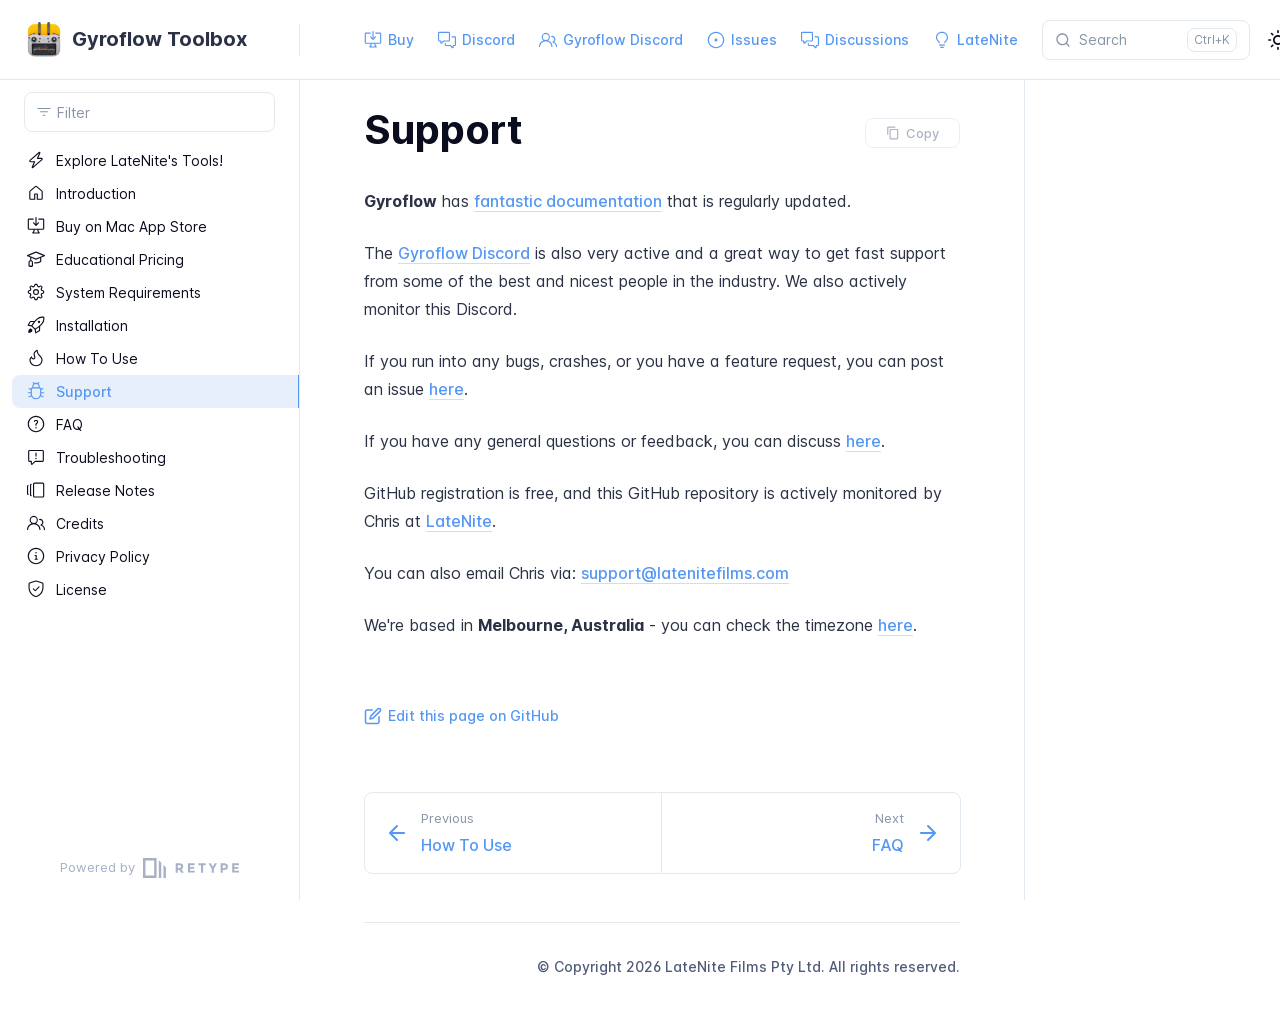
<file: support/index.html>
<!DOCTYPE html>
<html lang="en" class="h-full">
<head>
    <meta charset="UTF-8">
    <meta name="viewport" content="width=device-width,initial-scale=1">
    <meta name="color-scheme" content="light dark">
    <meta name="turbo-cache-control" content="no-cache" data-turbo-track="reload" data-track-token="4.6.0.837087397743">

    <!-- See retype.com -->
    <meta name="generator" content="Retype 4.6.0">

    <!-- Primary Meta Tags -->
    <title>Support</title>
    <meta name="title" content="Support">
    <meta name="description" content="Gyroflow has fantastic documentation that is regularly updated.">

    <!-- Canonical -->
    <link rel="canonical" href="https://gyroflowtoolbox.fcp.cafe/support/">
    <link rel="sitemap" type="application/xml" title="Sitemap" href="https://gyroflowtoolbox.fcp.cafe/sitemap.xml">

    <!-- Open Graph -->
    <meta property="og:type" content="website">
    <meta property="og:url" content="https://gyroflowtoolbox.fcp.cafe/support/">
    <meta property="og:title" content="Support">
    <meta property="og:description" content="Gyroflow has fantastic documentation that is regularly updated.">
    <meta property="og:image" content="https://gyroflowtoolbox.fcp.cafe/static/thumbnail.jpg">
    <meta property="og:image:width" content="1200">
    <meta property="og:image:height" content="630">
    <meta property="og:image:alt" content="Support">
    <meta property="og:site_name" content="Gyroflow Toolbox">
    <meta property="og:locale" content="en_US">

    <!-- Twitter -->
    <meta name="twitter:card" content="summary_large_image">
    <meta name="twitter:url" content="https://gyroflowtoolbox.fcp.cafe/support/">
    <meta name="twitter:title" content="Support">
    <meta name="twitter:description" content="Gyroflow has fantastic documentation that is regularly updated.">
    <meta name="twitter:image" content="https://gyroflowtoolbox.fcp.cafe/static/thumbnail.jpg">
    <meta name="twitter:image:alt" content="Support">

    <!-- Alternate Markdown -->
    <link rel="alternate" type="text/markdown" href="https://gyroflowtoolbox.fcp.cafe/support.md">

    <script data-cfasync="false">(function(){var cl=document.documentElement.classList,ls=localStorage.getItem("retype_scheme"),hd=cl.contains("dark"),hl=cl.contains("light"),wm=window.matchMedia&&window.matchMedia("(prefers-color-scheme: dark)").matches;if(ls==="dark"||(!ls&&wm&&!hd&&!hl)){cl.remove("light");cl.add("dark")}else if(ls==="light"||(!ls&&!wm&&!hd&&!hl)){cl.remove("dark");cl.add("light")}})();</script>

    <link id="retype-favicon" rel="icon" href="../static/favicon.ico" />
    <link href="../resources/css/retype.css?v=4.6.0.837087397743" rel="stylesheet">

    <script data-cfasync="false" src="../resources/js/config.js?v=4.6.0.837087397743" data-turbo-eval="false" defer></script>
    <script data-cfasync="false" src="../resources/js/retype.js?v=4.6.0" data-turbo-eval="false" defer></script>
    <script id="lunr-js" data-cfasync="false" src="../resources/js/lunr.js?v=4.6.0.837087397743" data-turbo-eval="false" defer></script>

    <link rel="stylesheet" href="https://cdnjs.cloudflare.com/ajax/libs/font-awesome/4.7.0/css/font-awesome.min.css">
    <style>
        .review {
            text-align: left;
            color: #1956AF;
            border-radius: 10px;
            background-color: #E1EDFF;
            border: 1px solid #1956AF;
            margin-bottom: 20px;
            padding-top: 15px;
            padding-left: 10px;
            padding-right: 10px;
            padding-bottom: 0px;
        }
        html.dark .review {
            background-color: rgb(39 39 39/var(--tw-bg-opacity));
            color: rgb(189 189 189/var(--tw-text-opacity));
        }
        .review p {
            font-size: 11px;
        }
        .review-rating {
            margin-bottom: 5px;
        }
        .fa-star {
            font-size: 20px;
            color: #ccc;
        }
        .fa-star.checked {
            color: orange;
        }
        @media (max-width: 959px) {
            img.rightLogo {
                display: none !important;
            }
        }
    </style>
</head>
<body>
    <div id="retype-app" class="relative text-base antialiased text-base-text bg-base-bg font-body">
    <div class="absolute bottom-0 left-0" style="top: 5rem; right: 50%"></div>

    <header id="retype-header" class="sticky top-0 z-30 flex w-full h-16 bg-header-bg border-b border-header-border md:h-20">
        <div class="container relative flex items-center justify-between pr-6 grow md:justify-start">
            <!-- Mobile menu button skeleton -->
            <button v-cloak class="skeleton retype-mobile-menu-button flex items-center justify-center shrink-0 overflow-hidden dark:text-white focus:outline-hidden rounded-full w-10 h-10 ml-3.5 md:hidden"><svg xmlns="http://www.w3.org/2000/svg" class="mb-px shrink-0" width="24" height="24" viewBox="0 0 24 24" role="presentation" style="margin-bottom: 0px;"><g fill="currentColor"><path d="M2 4h20v2H2zM2 11h20v2H2zM2 18h20v2H2z"></path></g></svg></button>
            <div v-cloak id="retype-sidebar-left-toggle-button"></div>
    
            <!-- Logo -->
            <div class="flex items-center justify-between h-full py-2 md:w-75">
                <div class="flex items-center px-2 md:px-6">
                    <a id="retype-branding-logo" href="https://gyroflowtoolbox.fcp.cafe/" class="flex items-center leading-snug text-xl">
                        <span class="w-10 mr-2 grow-0 shrink-0 overflow-hidden">
                            <img class="max-h-10 md:inline-block" src="../static/logo.png" alt="" width="40" height="40">
                        </span>
                        <span class="dark:text-white font-bold line-clamp-1 md:line-clamp-2">Gyroflow Toolbox</span>
                    </a>
                </div>
    
                <span class="hidden h-8 border-r md:inline-block border-base-border"></span>
            </div>
    
            <div class="flex justify-between md:grow">
                <!-- Top Nav -->
                <nav id="retype-header-nav" class="hidden md:flex">
                    <ul class="flex flex-col mb-4 md:pl-16 md:mb-0 md:flex-row md:items-center">
                        <li class="mr-6">
                            <a class="py-2 md:mb-0 inline-flex items-center text-sm whitespace-nowrap transition-colors duration-200 ease-linear md:text-header-text font-header-text hover:text-header-text-hover" href="../buy/">
                                <svg xmlns="http://www.w3.org/2000/svg" class="block shrink-0 mr-1.5" width="18" height="18" viewBox="0 0 24 24" fill="currentColor" aria-hidden="true" focusable="false">
                                    <path d="M11.25 9.331V.75a.75.75 0 0 1 1.5 0v8.58l1.949-2.11A.75.75 0 1 1 15.8 8.237l-3.25 3.52a.75.75 0 0 1-1.102 0l-3.25-3.52A.75.75 0 1 1 9.3 7.22l1.949 2.111Z"/><path d="M2.5 3.75v11.5c0 .138.112.25.25.25h18.5a.25.25 0 0 0 .25-.25V3.75a.25.25 0 0 0-.25-.25h-5.5a.75.75 0 0 1 0-1.5h5.5c.966 0 1.75.784 1.75 1.75v11.5A1.75 1.75 0 0 1 21.25 17h-6.204c.171 1.375.805 2.652 1.769 3.757A.752.752 0 0 1 16.25 22h-8.5a.75.75 0 0 1-.566-1.243c.965-1.105 1.599-2.382 1.77-3.757H2.75A1.75 1.75 0 0 1 1 15.25V3.75C1 2.784 1.784 2 2.75 2h5.5a.75.75 0 0 1 0 1.5h-5.5a.25.25 0 0 0-.25.25ZM10.463 17c-.126 1.266-.564 2.445-1.223 3.5h5.52c-.66-1.055-1.098-2.234-1.223-3.5Z"/>
                                </svg>
                                <span>Buy</span>
                            </a>
                        </li>
                        <li class="mr-6">
                            <a class="py-2 md:mb-0 inline-flex items-center text-sm whitespace-nowrap transition-colors duration-200 ease-linear md:text-header-text font-header-text hover:text-header-text-hover" href="https://ltnt.tv/discord" target="_blank">
                                <svg xmlns="http://www.w3.org/2000/svg" class="block shrink-0 mr-1.5" width="18" height="18" viewBox="0 0 24 24" fill="currentColor" aria-hidden="true" focusable="false">
                                    <path d="M1.75 1h12.5c.966 0 1.75.784 1.75 1.75v9.5A1.75 1.75 0 0 1 14.25 14H8.061l-2.574 2.573A1.458 1.458 0 0 1 3 15.543V14H1.75A1.75 1.75 0 0 1 0 12.25v-9.5C0 1.784.784 1 1.75 1ZM1.5 2.75v9.5c0 .138.112.25.25.25h2a.75.75 0 0 1 .75.75v2.19l2.72-2.72a.749.749 0 0 1 .53-.22h6.5a.25.25 0 0 0 .25-.25v-9.5a.25.25 0 0 0-.25-.25H1.75a.25.25 0 0 0-.25.25Z"/><path d="M22.5 8.75a.25.25 0 0 0-.25-.25h-3.5a.75.75 0 0 1 0-1.5h3.5c.966 0 1.75.784 1.75 1.75v9.5A1.75 1.75 0 0 1 22.25 20H21v1.543a1.457 1.457 0 0 1-2.487 1.03L15.939 20H10.75A1.75 1.75 0 0 1 9 18.25v-1.465a.75.75 0 0 1 1.5 0v1.465c0 .138.112.25.25.25h5.5a.75.75 0 0 1 .53.22l2.72 2.72v-2.19a.75.75 0 0 1 .75-.75h2a.25.25 0 0 0 .25-.25v-9.5Z"/>
                                </svg>
                                <span>Discord</span>
                            </a>
                        </li>
                        <li class="mr-6">
                            <a class="py-2 md:mb-0 inline-flex items-center text-sm whitespace-nowrap transition-colors duration-200 ease-linear md:text-header-text font-header-text hover:text-header-text-hover" href="https://discord.gg/BBJ2UVAr2D" target="_blank">
                                <svg xmlns="http://www.w3.org/2000/svg" class="block shrink-0 mr-1.5" width="18" height="18" viewBox="0 0 24 24" fill="currentColor" aria-hidden="true" focusable="false">
                                    <path d="M3.5 8a5.5 5.5 0 1 1 8.596 4.547 9.005 9.005 0 0 1 5.9 8.18.751.751 0 0 1-1.5.045 7.5 7.5 0 0 0-14.993 0 .75.75 0 0 1-1.499-.044 9.005 9.005 0 0 1 5.9-8.181A5.496 5.496 0 0 1 3.5 8ZM9 4a4 4 0 1 0 0 8 4 4 0 0 0 0-8Zm8.29 4c-.148 0-.292.01-.434.03a.75.75 0 1 1-.212-1.484 4.53 4.53 0 0 1 3.38 8.097 6.69 6.69 0 0 1 3.956 6.107.75.75 0 0 1-1.5 0 5.193 5.193 0 0 0-3.696-4.972l-.534-.16v-1.676l.41-.209A3.03 3.03 0 0 0 17.29 8Z"/>
                                </svg>
                                <span>Gyroflow Discord</span>
                            </a>
                        </li>
                        <li class="mr-6">
                            <a class="py-2 md:mb-0 inline-flex items-center text-sm whitespace-nowrap transition-colors duration-200 ease-linear md:text-header-text font-header-text hover:text-header-text-hover" href="https://github.com/latenitefilms/gyroflowtoolbox/issues" target="_blank">
                                <svg xmlns="http://www.w3.org/2000/svg" class="block shrink-0 mr-1.5" width="18" height="18" viewBox="0 0 24 24" fill="currentColor" aria-hidden="true" focusable="false">
                                    <path d="M12 1c6.075 0 11 4.925 11 11s-4.925 11-11 11S1 18.075 1 12 5.925 1 12 1ZM2.5 12a9.5 9.5 0 0 0 9.5 9.5 9.5 9.5 0 0 0 9.5-9.5A9.5 9.5 0 0 0 12 2.5 9.5 9.5 0 0 0 2.5 12Zm9.5 2a2 2 0 1 1-.001-3.999A2 2 0 0 1 12 14Z"/>
                                </svg>
                                <span>Issues</span>
                            </a>
                        </li>
                        <li class="mr-6">
                            <a class="py-2 md:mb-0 inline-flex items-center text-sm whitespace-nowrap transition-colors duration-200 ease-linear md:text-header-text font-header-text hover:text-header-text-hover" href="https://github.com/latenitefilms/gyroflowtoolbox/discussions" target="_blank">
                                <svg xmlns="http://www.w3.org/2000/svg" class="block shrink-0 mr-1.5" width="18" height="18" viewBox="0 0 24 24" fill="currentColor" aria-hidden="true" focusable="false">
                                    <path d="M1.75 1h12.5c.966 0 1.75.784 1.75 1.75v9.5A1.75 1.75 0 0 1 14.25 14H8.061l-2.574 2.573A1.458 1.458 0 0 1 3 15.543V14H1.75A1.75 1.75 0 0 1 0 12.25v-9.5C0 1.784.784 1 1.75 1ZM1.5 2.75v9.5c0 .138.112.25.25.25h2a.75.75 0 0 1 .75.75v2.19l2.72-2.72a.749.749 0 0 1 .53-.22h6.5a.25.25 0 0 0 .25-.25v-9.5a.25.25 0 0 0-.25-.25H1.75a.25.25 0 0 0-.25.25Z"/><path d="M22.5 8.75a.25.25 0 0 0-.25-.25h-3.5a.75.75 0 0 1 0-1.5h3.5c.966 0 1.75.784 1.75 1.75v9.5A1.75 1.75 0 0 1 22.25 20H21v1.543a1.457 1.457 0 0 1-2.487 1.03L15.939 20H10.75A1.75 1.75 0 0 1 9 18.25v-1.465a.75.75 0 0 1 1.5 0v1.465c0 .138.112.25.25.25h5.5a.75.75 0 0 1 .53.22l2.72 2.72v-2.19a.75.75 0 0 1 .75-.75h2a.25.25 0 0 0 .25-.25v-9.5Z"/>
                                </svg>
                                <span>Discussions</span>
                            </a>
                        </li>
                        <li class="mr-6">
                            <a class="py-2 md:mb-0 inline-flex items-center text-sm whitespace-nowrap transition-colors duration-200 ease-linear md:text-header-text font-header-text hover:text-header-text-hover" href="https://fcp.cafe/latenite/" target="_blank">
                                <svg xmlns="http://www.w3.org/2000/svg" class="block shrink-0 mr-1.5" width="18" height="18" viewBox="0 0 24 24" fill="currentColor" aria-hidden="true" focusable="false">
                                    <path d="M12 2.5c-3.81 0-6.5 2.743-6.5 6.119 0 1.536.632 2.572 1.425 3.56.172.215.347.422.527.635l.096.112c.21.25.427.508.63.774.404.531.783 1.128.995 1.834a.75.75 0 0 1-1.436.432c-.138-.46-.397-.89-.753-1.357a18.111 18.111 0 0 0-.582-.714l-.092-.11c-.18-.212-.37-.436-.555-.667C4.87 12.016 4 10.651 4 8.618 4 4.363 7.415 1 12 1s8 3.362 8 7.619c0 2.032-.87 3.397-1.755 4.5-.185.23-.375.454-.555.667l-.092.109c-.21.248-.405.481-.582.714-.356.467-.615.898-.753 1.357a.751.751 0 0 1-1.437-.432c.213-.706.592-1.303.997-1.834.202-.266.419-.524.63-.774l.095-.112c.18-.213.355-.42.527-.634.793-.99 1.425-2.025 1.425-3.561C18.5 5.243 15.81 2.5 12 2.5ZM8.75 18h6.5a.75.75 0 0 1 0 1.5h-6.5a.75.75 0 0 1 0-1.5Zm.75 3.75a.75.75 0 0 1 .75-.75h3.5a.75.75 0 0 1 0 1.5h-3.5a.75.75 0 0 1-.75-.75Z"/>
                                </svg>
                                <span>LateNite</span>
                            </a>
                        </li>
    
                    </ul>
                </nav>
    
                <div v-cloak class="flex justify-end grow">
                    <div id="retype-mobile-search-button"></div>
                    <doc-search-desktop></doc-search-desktop>
    
                    <doc-theme-switch class="lg:ml-2"></doc-theme-switch>
                    <doc-history></doc-history>
                </div>
            </div>
        </div>
    </header>


    <div id="retype-container" class="container relative flex bg-white">
        <!-- Sidebar Skeleton -->
        <div v-cloak class="fixed flex flex-col shrink-0 duration-300 ease-in-out bg-sidebar-left-bg border-sidebar-left-border sidebar top-20 w-75 border-r h-screen md:sticky transition-transform skeleton">
        
            <div class="flex items-center h-16 px-6">
                <input id="retype-filter-input-mock" class="w-full h-10 pl-8 px-3 py-2 transition-colors duration-200 ease-linear bg-filter-bg border border-filter-border rounded-lg shadow-none md:text-sm hover:border-filter-border-hover focus:outline-hidden focus:border-filter-border-focus placeholder-filter-placeholder" type="text">
            </div>
        
            <div class="pl-6 mt-1 mb-4">
                <div class="w-32 h-3 mb-4 bg-skeleton-bg rounded-full loading"></div>
                <div class="w-48 h-3 mb-4 bg-skeleton-bg rounded-full loading"></div>
                <div class="w-40 h-3 mb-4 bg-skeleton-bg rounded-full loading"></div>
                <div class="w-32 h-3 mb-4 bg-skeleton-bg rounded-full loading"></div>
                <div class="w-48 h-3 mb-4 bg-skeleton-bg rounded-full loading"></div>
                <div class="w-40 h-3 mb-4 bg-skeleton-bg rounded-full loading"></div>
            </div>
        
            <div class="shrink-0 mt-auto bg-transparent dark:border-base-border">
                <a class="flex items-center justify-center flex-nowrap h-16 text-gray-350 dark:text-dark-400 hover:text-gray-600 dark:hover:text-dark-300 transition-colors duration-150 ease-in docs-powered-by" target="_blank" href="https://retype.com/" rel="noopener">
                    <span class="text-xs whitespace-nowrap">Powered by</span>
                    <svg xmlns="http://www.w3.org/2000/svg" class="ml-2" fill="currentColor" width="96" height="20" overflow="visible"><path d="M0 0v20h13.59V0H0zm11.15 17.54H2.44V2.46h8.71v15.08zM15.8 20h2.44V4.67L15.8 2.22zM20.45 6.89V20h2.44V9.34z"/><g><path d="M40.16 8.44c0 1.49-.59 2.45-1.75 2.88l2.34 3.32h-2.53l-2.04-2.96h-1.43v2.96h-2.06V5.36h3.5c1.43 0 2.46.24 3.07.73s.9 1.27.9 2.35zm-2.48 1.1c.26-.23.38-.59.38-1.09 0-.5-.13-.84-.4-1.03s-.73-.28-1.39-.28h-1.54v2.75h1.5c.72 0 1.2-.12 1.45-.35zM51.56 5.36V7.2h-4.59v1.91h4.13v1.76h-4.13v1.92h4.74v1.83h-6.79V5.36h6.64zM60.09 7.15v7.48h-2.06V7.15h-2.61V5.36h7.28v1.79h-2.61zM70.81 14.64h-2.06v-3.66l-3.19-5.61h2.23l1.99 3.45 1.99-3.45H74l-3.19 5.61v3.66zM83.99 6.19c.65.55.97 1.4.97 2.55s-.33 1.98-1 2.51-1.68.8-3.04.8h-1.23v2.59h-2.06V5.36h3.26c1.42 0 2.45.28 3.1.83zm-1.51 3.65c.25-.28.37-.69.37-1.22s-.16-.92-.48-1.14c-.32-.23-.82-.34-1.5-.34H79.7v3.12h1.38c.68 0 1.15-.14 1.4-.42zM95.85 5.36V7.2h-4.59v1.91h4.13v1.76h-4.13v1.92H96v1.83h-6.79V5.36h6.64z"/></g></svg>
                </a>
            </div>
        </div>
        
        <!-- Sidebar component -->
        <doc-sidebar v-cloak>
            <template #sidebar-footer>
                <div class="shrink-0 mt-auto border-t md:bg-transparent md:border-none dark:border-base-border">
        
                    <div class="py-3 px-6 md:hidden border-b dark:border-base-border">
                        <nav>
                            <ul class="flex flex-wrap justify-center items-center">
                                <li class="mr-6">
                                    <a class="block py-1 inline-flex items-center text-sm whitespace-nowrap transition-colors duration-200 ease-linear md:text-header-text font-header-text hover:text-header-text-hover" href="../buy/">
                                        <svg xmlns="http://www.w3.org/2000/svg" class="block shrink-0 mr-1.5" width="18" height="18" viewBox="0 0 24 24" fill="currentColor" aria-hidden="true" focusable="false">
                                            <path d="M11.25 9.331V.75a.75.75 0 0 1 1.5 0v8.58l1.949-2.11A.75.75 0 1 1 15.8 8.237l-3.25 3.52a.75.75 0 0 1-1.102 0l-3.25-3.52A.75.75 0 1 1 9.3 7.22l1.949 2.111Z"/><path d="M2.5 3.75v11.5c0 .138.112.25.25.25h18.5a.25.25 0 0 0 .25-.25V3.75a.25.25 0 0 0-.25-.25h-5.5a.75.75 0 0 1 0-1.5h5.5c.966 0 1.75.784 1.75 1.75v11.5A1.75 1.75 0 0 1 21.25 17h-6.204c.171 1.375.805 2.652 1.769 3.757A.752.752 0 0 1 16.25 22h-8.5a.75.75 0 0 1-.566-1.243c.965-1.105 1.599-2.382 1.77-3.757H2.75A1.75 1.75 0 0 1 1 15.25V3.75C1 2.784 1.784 2 2.75 2h5.5a.75.75 0 0 1 0 1.5h-5.5a.25.25 0 0 0-.25.25ZM10.463 17c-.126 1.266-.564 2.445-1.223 3.5h5.52c-.66-1.055-1.098-2.234-1.223-3.5Z"/>
                                        </svg>
                                        <span>Buy</span>
                                    </a>
                                </li>
                                <li class="mr-6">
                                    <a class="block py-1 inline-flex items-center text-sm whitespace-nowrap transition-colors duration-200 ease-linear md:text-header-text font-header-text hover:text-header-text-hover" href="https://ltnt.tv/discord" target="_blank">
                                        <svg xmlns="http://www.w3.org/2000/svg" class="block shrink-0 mr-1.5" width="18" height="18" viewBox="0 0 24 24" fill="currentColor" aria-hidden="true" focusable="false">
                                            <path d="M1.75 1h12.5c.966 0 1.75.784 1.75 1.75v9.5A1.75 1.75 0 0 1 14.25 14H8.061l-2.574 2.573A1.458 1.458 0 0 1 3 15.543V14H1.75A1.75 1.75 0 0 1 0 12.25v-9.5C0 1.784.784 1 1.75 1ZM1.5 2.75v9.5c0 .138.112.25.25.25h2a.75.75 0 0 1 .75.75v2.19l2.72-2.72a.749.749 0 0 1 .53-.22h6.5a.25.25 0 0 0 .25-.25v-9.5a.25.25 0 0 0-.25-.25H1.75a.25.25 0 0 0-.25.25Z"/><path d="M22.5 8.75a.25.25 0 0 0-.25-.25h-3.5a.75.75 0 0 1 0-1.5h3.5c.966 0 1.75.784 1.75 1.75v9.5A1.75 1.75 0 0 1 22.25 20H21v1.543a1.457 1.457 0 0 1-2.487 1.03L15.939 20H10.75A1.75 1.75 0 0 1 9 18.25v-1.465a.75.75 0 0 1 1.5 0v1.465c0 .138.112.25.25.25h5.5a.75.75 0 0 1 .53.22l2.72 2.72v-2.19a.75.75 0 0 1 .75-.75h2a.25.25 0 0 0 .25-.25v-9.5Z"/>
                                        </svg>
                                        <span>Discord</span>
                                    </a>
                                </li>
                                <li class="mr-6">
                                    <a class="block py-1 inline-flex items-center text-sm whitespace-nowrap transition-colors duration-200 ease-linear md:text-header-text font-header-text hover:text-header-text-hover" href="https://discord.gg/BBJ2UVAr2D" target="_blank">
                                        <svg xmlns="http://www.w3.org/2000/svg" class="block shrink-0 mr-1.5" width="18" height="18" viewBox="0 0 24 24" fill="currentColor" aria-hidden="true" focusable="false">
                                            <path d="M3.5 8a5.5 5.5 0 1 1 8.596 4.547 9.005 9.005 0 0 1 5.9 8.18.751.751 0 0 1-1.5.045 7.5 7.5 0 0 0-14.993 0 .75.75 0 0 1-1.499-.044 9.005 9.005 0 0 1 5.9-8.181A5.496 5.496 0 0 1 3.5 8ZM9 4a4 4 0 1 0 0 8 4 4 0 0 0 0-8Zm8.29 4c-.148 0-.292.01-.434.03a.75.75 0 1 1-.212-1.484 4.53 4.53 0 0 1 3.38 8.097 6.69 6.69 0 0 1 3.956 6.107.75.75 0 0 1-1.5 0 5.193 5.193 0 0 0-3.696-4.972l-.534-.16v-1.676l.41-.209A3.03 3.03 0 0 0 17.29 8Z"/>
                                        </svg>
                                        <span>Gyroflow Discord</span>
                                    </a>
                                </li>
                                <li class="mr-6">
                                    <a class="block py-1 inline-flex items-center text-sm whitespace-nowrap transition-colors duration-200 ease-linear md:text-header-text font-header-text hover:text-header-text-hover" href="https://github.com/latenitefilms/gyroflowtoolbox/issues" target="_blank">
                                        <svg xmlns="http://www.w3.org/2000/svg" class="block shrink-0 mr-1.5" width="18" height="18" viewBox="0 0 24 24" fill="currentColor" aria-hidden="true" focusable="false">
                                            <path d="M12 1c6.075 0 11 4.925 11 11s-4.925 11-11 11S1 18.075 1 12 5.925 1 12 1ZM2.5 12a9.5 9.5 0 0 0 9.5 9.5 9.5 9.5 0 0 0 9.5-9.5A9.5 9.5 0 0 0 12 2.5 9.5 9.5 0 0 0 2.5 12Zm9.5 2a2 2 0 1 1-.001-3.999A2 2 0 0 1 12 14Z"/>
                                        </svg>
                                        <span>Issues</span>
                                    </a>
                                </li>
                                <li class="mr-6">
                                    <a class="block py-1 inline-flex items-center text-sm whitespace-nowrap transition-colors duration-200 ease-linear md:text-header-text font-header-text hover:text-header-text-hover" href="https://github.com/latenitefilms/gyroflowtoolbox/discussions" target="_blank">
                                        <svg xmlns="http://www.w3.org/2000/svg" class="block shrink-0 mr-1.5" width="18" height="18" viewBox="0 0 24 24" fill="currentColor" aria-hidden="true" focusable="false">
                                            <path d="M1.75 1h12.5c.966 0 1.75.784 1.75 1.75v9.5A1.75 1.75 0 0 1 14.25 14H8.061l-2.574 2.573A1.458 1.458 0 0 1 3 15.543V14H1.75A1.75 1.75 0 0 1 0 12.25v-9.5C0 1.784.784 1 1.75 1ZM1.5 2.75v9.5c0 .138.112.25.25.25h2a.75.75 0 0 1 .75.75v2.19l2.72-2.72a.749.749 0 0 1 .53-.22h6.5a.25.25 0 0 0 .25-.25v-9.5a.25.25 0 0 0-.25-.25H1.75a.25.25 0 0 0-.25.25Z"/><path d="M22.5 8.75a.25.25 0 0 0-.25-.25h-3.5a.75.75 0 0 1 0-1.5h3.5c.966 0 1.75.784 1.75 1.75v9.5A1.75 1.75 0 0 1 22.25 20H21v1.543a1.457 1.457 0 0 1-2.487 1.03L15.939 20H10.75A1.75 1.75 0 0 1 9 18.25v-1.465a.75.75 0 0 1 1.5 0v1.465c0 .138.112.25.25.25h5.5a.75.75 0 0 1 .53.22l2.72 2.72v-2.19a.75.75 0 0 1 .75-.75h2a.25.25 0 0 0 .25-.25v-9.5Z"/>
                                        </svg>
                                        <span>Discussions</span>
                                    </a>
                                </li>
                                <li class="mr-6">
                                    <a class="block py-1 inline-flex items-center text-sm whitespace-nowrap transition-colors duration-200 ease-linear md:text-header-text font-header-text hover:text-header-text-hover" href="https://fcp.cafe/latenite/" target="_blank">
                                        <svg xmlns="http://www.w3.org/2000/svg" class="block shrink-0 mr-1.5" width="18" height="18" viewBox="0 0 24 24" fill="currentColor" aria-hidden="true" focusable="false">
                                            <path d="M12 2.5c-3.81 0-6.5 2.743-6.5 6.119 0 1.536.632 2.572 1.425 3.56.172.215.347.422.527.635l.096.112c.21.25.427.508.63.774.404.531.783 1.128.995 1.834a.75.75 0 0 1-1.436.432c-.138-.46-.397-.89-.753-1.357a18.111 18.111 0 0 0-.582-.714l-.092-.11c-.18-.212-.37-.436-.555-.667C4.87 12.016 4 10.651 4 8.618 4 4.363 7.415 1 12 1s8 3.362 8 7.619c0 2.032-.87 3.397-1.755 4.5-.185.23-.375.454-.555.667l-.092.109c-.21.248-.405.481-.582.714-.356.467-.615.898-.753 1.357a.751.751 0 0 1-1.437-.432c.213-.706.592-1.303.997-1.834.202-.266.419-.524.63-.774l.095-.112c.18-.213.355-.42.527-.634.793-.99 1.425-2.025 1.425-3.561C18.5 5.243 15.81 2.5 12 2.5ZM8.75 18h6.5a.75.75 0 0 1 0 1.5h-6.5a.75.75 0 0 1 0-1.5Zm.75 3.75a.75.75 0 0 1 .75-.75h3.5a.75.75 0 0 1 0 1.5h-3.5a.75.75 0 0 1-.75-.75Z"/>
                                        </svg>
                                        <span>LateNite</span>
                                    </a>
                                </li>
        
                            </ul>
                        </nav>
                    </div>
        
                    <a class="flex items-center justify-center flex-nowrap h-16 text-gray-350 dark:text-dark-400 hover:text-gray-600 dark:hover:text-dark-300 transition-colors duration-150 ease-in docs-powered-by" target="_blank" href="https://retype.com/" rel="noopener">
                        <span class="text-xs whitespace-nowrap">Powered by</span>
                        <svg xmlns="http://www.w3.org/2000/svg" class="ml-2" fill="currentColor" width="96" height="20" overflow="visible"><path d="M0 0v20h13.59V0H0zm11.15 17.54H2.44V2.46h8.71v15.08zM15.8 20h2.44V4.67L15.8 2.22zM20.45 6.89V20h2.44V9.34z"/><g><path d="M40.16 8.44c0 1.49-.59 2.45-1.75 2.88l2.34 3.32h-2.53l-2.04-2.96h-1.43v2.96h-2.06V5.36h3.5c1.43 0 2.46.24 3.07.73s.9 1.27.9 2.35zm-2.48 1.1c.26-.23.38-.59.38-1.09 0-.5-.13-.84-.4-1.03s-.73-.28-1.39-.28h-1.54v2.75h1.5c.72 0 1.2-.12 1.45-.35zM51.56 5.36V7.2h-4.59v1.91h4.13v1.76h-4.13v1.92h4.74v1.83h-6.79V5.36h6.64zM60.09 7.15v7.48h-2.06V7.15h-2.61V5.36h7.28v1.79h-2.61zM70.81 14.64h-2.06v-3.66l-3.19-5.61h2.23l1.99 3.45 1.99-3.45H74l-3.19 5.61v3.66zM83.99 6.19c.65.55.97 1.4.97 2.55s-.33 1.98-1 2.51-1.68.8-3.04.8h-1.23v2.59h-2.06V5.36h3.26c1.42 0 2.45.28 3.1.83zm-1.51 3.65c.25-.28.37-.69.37-1.22s-.16-.92-.48-1.14c-.32-.23-.82-.34-1.5-.34H79.7v3.12h1.38c.68 0 1.15-.14 1.4-.42zM95.85 5.36V7.2h-4.59v1.91h4.13v1.76h-4.13v1.92H96v1.83h-6.79V5.36h6.64z"/></g></svg>
                    </a>
                </div>
            </template>
        </doc-sidebar>

        <div class="grow min-w-0 bg-body-bg">
            <!-- Render "toolbar" template here on api pages --><!-- Render page content -->
<div class="flex">
    <div id="retype-main" class="min-w-0 p-4 grow md:px-16">
        <main class="relative pb-12 lg:pt-2">
            <div class="relative retype-markdown" id="retype-content">
                <!-- Rendered if sidebar right is enabled -->
                <div id="retype-sidebar-right-toggle"></div>
                <doc-page-actions></doc-page-actions>

                <!-- Page content  -->
<h1 id="support">Support</h1>
<p><strong>Gyroflow</strong> has <a href="https://docs.gyroflow.xyz/app/">fantastic documentation</a> that is regularly updated.</p>
<p>The <a href="https://discord.gg/BBJ2UVAr2D">Gyroflow Discord</a> is also very active and a great way to get fast support from some of the best and nicest people in the industry. We also actively monitor this Discord.</p>
<p>If you run into any bugs, crashes, or you have a feature request, you can post an issue <a href="https://github.com/latenitefilms/gyroflowtoolbox/issues">here</a>.</p>
<p>If you have any general questions or feedback, you can discuss <a href="https://github.com/latenitefilms/gyroflowtoolbox/discussions">here</a>.</p>
<p>GitHub registration is free, and this GitHub repository is actively monitored by Chris at <a href="https://latenitefilms.com">LateNite</a>.</p>
<p>You can also email Chris via: <a href="mailto:support@latenitefilms.com?subject=Gyroflow%20Toolbox%20Support">support@latenitefilms.com</a></p>
<p>We&#x27;re based in <strong>Melbourne, Australia</strong> - you can check the timezone <a href="https://www.timeanddate.com/worldclock/australia/melbourne">here</a>.</p>

                
                <!-- Required only on API pages -->
                <doc-toolbar-member-filter-no-results></doc-toolbar-member-filter-no-results>
            </div>
            <footer id="retype-content-footer" class="clear-both">
                <div class="flex flex-wrap items-center gap-x-4 gap-y-2 mt-14">
                    <a id="retype-edit-this-page" class="my-2.5 inline-flex items-center text-sm whitespace-nowrap text-body-link font-body-link hover:text-body-link-hover hover:underline" href="https://github.com/latenitefilms/GyroflowToolbox/blob/main/docs/support.md" target="_blank" rel="noopener">
                        <svg class="mr-1.5" xmlns="http://www.w3.org/2000/svg" width="18" height="18" viewBox="0 0 24 24" fill="currentColor" overflow="visible"><path d="M20 12c-.55 0-1 .45-1 1v7c0 .55-.45 1-1 1H4c-.55 0-1-.45-1-1V6c0-.55.45-1 1-1h7c.55 0 1-.45 1-1s-.45-1-1-1H4C2.35 3 1 4.35 1 6v14c0 1.65 1.35 3 3 3h14c1.65 0 3-1.35 3-3v-7c0-.55-.45-1-1-1z" /><path d="M22.21 1.79c-1.18-1.18-3.24-1.18-4.41 0l-9.5 9.5c-.13.13-.22.29-.26.46l-1 4c-.08.34.01.7.26.95.18.2.44.3.7.3.08 0 .16-.01.24-.03l4-1c.18-.04.34-.13.46-.26l9.5-9.5c1.22-1.22 1.22-3.2.01-4.42zm-1.42 3l-9.3 9.3-2.11.53.53-2.11 9.3-9.3c.42-.42 1.16-.42 1.59 0 .43.43.43 1.15-.01 1.58z" /><path fill="none" d="M0 0h24v24H0z" /></svg>
                        <span>Edit this page on GitHub</span>
                    </a>
                </div>
            
                <nav id="retype-nextprev" class="print:hidden flex mt-14">
                    <div class="w-1/2">
                        <a class="px-5 py-4 h-full flex items-center break-normal font-medium text-body-link border border-base-border hover:border-base-border-hover rounded-l-lg transition-colors duration-150 relative hover:z-5" href="../how-to-use/">
                            <svg xmlns="http://www.w3.org/2000/svg" class="mr-3" width="24" height="24" viewBox="0 0 24 24" fill="currentColor" overflow="visible"><path d="M19 11H7.41l5.29-5.29a.996.996 0 10-1.41-1.41l-7 7a1 1 0 000 1.42l7 7a1.024 1.024 0 001.42-.01.996.996 0 000-1.41L7.41 13H19c.55 0 1-.45 1-1s-.45-1-1-1z" /><path fill="none" d="M0 0h24v24H0z" /></svg>
                            <span>
                                <span class="block text-xs font-normal text-base-text-muted">Previous</span>
                                <span class="block mt-1">How To Use</span>
                            </span>
                        </a>
                    </div>
            
                    <div class="w-1/2">
                        <a class="px-5 py-4 -mx-px h-full flex items-center justify-end break-normal font-medium text-body-link border border-base-border hover:border-base-border-hover rounded-r-lg transition-colors duration-150 relative hover:z-5" href="../faq/">
                            <span>
                                <span class="block text-xs font-normal text-right text-base-text-muted">Next</span>
                                <span class="block mt-1">FAQ</span>
                            </span>
                            <svg xmlns="http://www.w3.org/2000/svg" class="ml-3" width="24" height="24" viewBox="0 0 24 24" fill="currentColor" overflow="visible"><path d="M19.92 12.38a1 1 0 00-.22-1.09l-7-7a.996.996 0 10-1.41 1.41l5.3 5.3H5c-.55 0-1 .45-1 1s.45 1 1 1h11.59l-5.29 5.29a.996.996 0 000 1.41c.19.2.44.3.7.3s.51-.1.71-.29l7-7c.09-.09.16-.21.21-.33z" /><path fill="none" d="M0 0h24v24H0z" /></svg>
                        </a>
                    </div>
                </nav>
            </footer>
        </main>

        <div id="retype-page-footer" class="print:border-none border-t border-base-border pt-6 mb-8">
            <footer class="flex flex-wrap items-center justify-between print:justify-center">
                <div id="retype-footer-links" class="print:hidden">
                    <ul class="flex flex-wrap items-center text-sm">
                    </ul>
                </div>
                <div id="retype-copyright" class="print:justify-center py-2 text-footer-text font-footer-link text-sm leading-relaxed"><p>© Copyright 2026 LateNite Films Pty Ltd. All rights reserved.</p></div>
            </footer>
        </div>
    </div>

    <!-- Rendered if sidebar right is enabled -->
    <!-- Sidebar right skeleton-->
    <div v-cloak class="fixed top-0 bottom-0 right-0 translate-x-full bg-sidebar-right-bg border-sidebar-right-border lg:sticky lg:border-l lg:shrink-0 lg:pt-6 lg:translate-x-0 sm:w-1/2 lg:w-64 lg:z-0 md:w-104 sidebar-right skeleton">
        <div class="pl-5">
            <div class="w-32 h-3 mb-4 bg-skeleton-bg rounded-full loading"></div>
            <div class="w-48 h-3 mb-4 bg-skeleton-bg rounded-full loading"></div>
            <div class="w-40 h-3 mb-4 bg-skeleton-bg rounded-full loading"></div>
        </div>
    </div>

    <!-- User should be able to hide sidebar right -->
    <doc-sidebar-right v-cloak></doc-sidebar-right>
</div>

        </div>
    </div>

    <doc-search-mobile></doc-search-mobile>
    <doc-back-to-top></doc-back-to-top>
</div>


    <div id="retype-overlay-target"></div>

        <script data-cfasync="false">window.__DOCS__ = { "title": "Support", level: 1, icon: "file", hasPrism: false, hasInstagram: false, hasMermaid: false, hasMath: false, tocDepth: 23, "md": "/support.md" }</script>
</body>
</html>
</file>
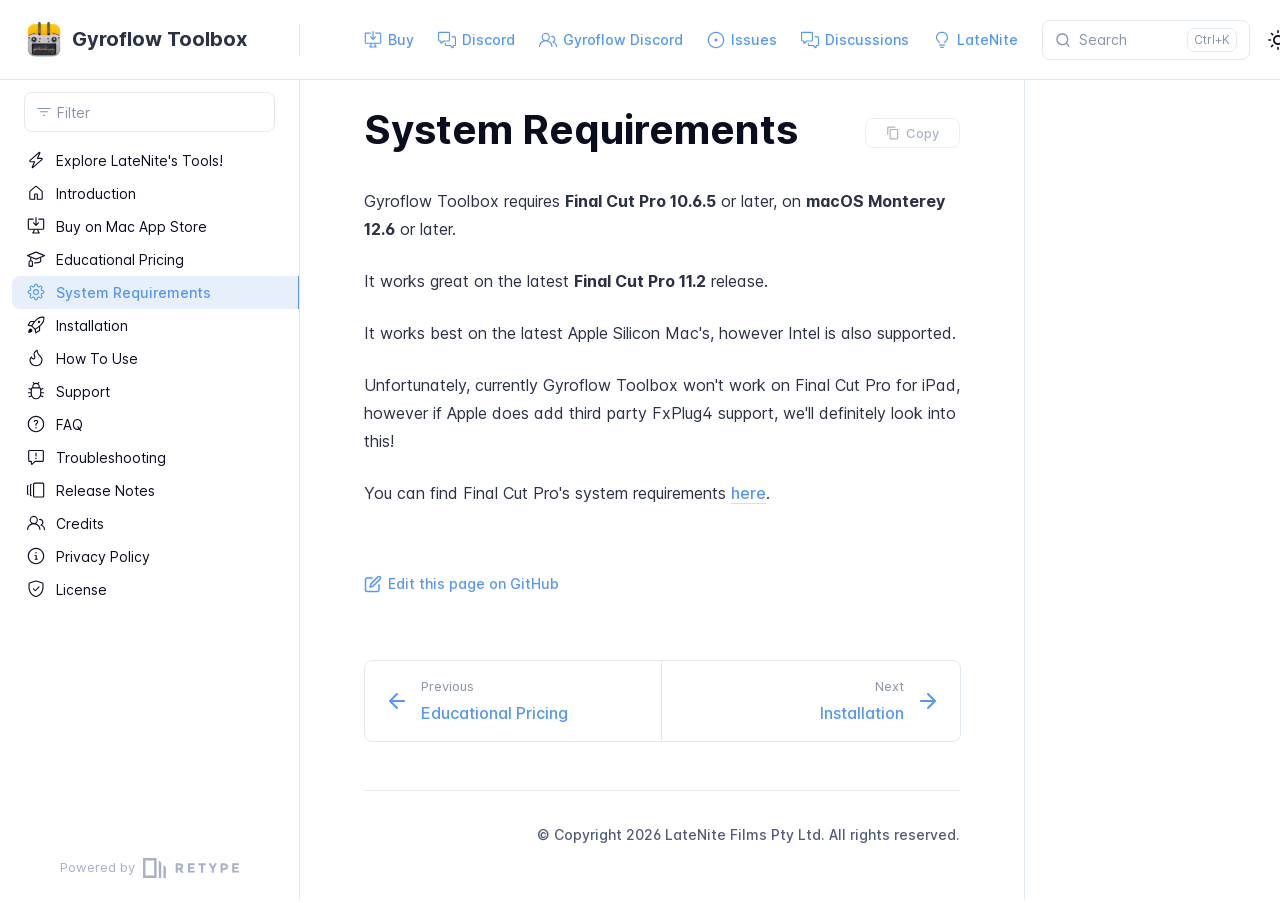
<file: system-requirements/index.html>
<!DOCTYPE html>
<html lang="en" class="h-full">
<head>
    <meta charset="UTF-8">
    <meta name="viewport" content="width=device-width,initial-scale=1">
    <meta name="color-scheme" content="light dark">
    <meta name="turbo-cache-control" content="no-cache" data-turbo-track="reload" data-track-token="4.6.0.837087397743">

    <!-- See retype.com -->
    <meta name="generator" content="Retype 4.6.0">

    <!-- Primary Meta Tags -->
    <title>System Requirements</title>
    <meta name="title" content="System Requirements">
    <meta name="description" content="Gyroflow Toolbox requires Final Cut Pro 10.6.5 or later, on macOS Monterey 12.6 or later.">

    <!-- Canonical -->
    <link rel="canonical" href="https://gyroflowtoolbox.fcp.cafe/system-requirements/">
    <link rel="sitemap" type="application/xml" title="Sitemap" href="https://gyroflowtoolbox.fcp.cafe/sitemap.xml">

    <!-- Open Graph -->
    <meta property="og:type" content="website">
    <meta property="og:url" content="https://gyroflowtoolbox.fcp.cafe/system-requirements/">
    <meta property="og:title" content="System Requirements">
    <meta property="og:description" content="Gyroflow Toolbox requires Final Cut Pro 10.6.5 or later, on macOS Monterey 12.6 or later.">
    <meta property="og:image" content="https://gyroflowtoolbox.fcp.cafe/static/thumbnail.jpg">
    <meta property="og:image:width" content="1200">
    <meta property="og:image:height" content="630">
    <meta property="og:image:alt" content="System Requirements">
    <meta property="og:site_name" content="Gyroflow Toolbox">
    <meta property="og:locale" content="en_US">

    <!-- Twitter -->
    <meta name="twitter:card" content="summary_large_image">
    <meta name="twitter:url" content="https://gyroflowtoolbox.fcp.cafe/system-requirements/">
    <meta name="twitter:title" content="System Requirements">
    <meta name="twitter:description" content="Gyroflow Toolbox requires Final Cut Pro 10.6.5 or later, on macOS Monterey 12.6 or later.">
    <meta name="twitter:image" content="https://gyroflowtoolbox.fcp.cafe/static/thumbnail.jpg">
    <meta name="twitter:image:alt" content="System Requirements">

    <!-- Alternate Markdown -->
    <link rel="alternate" type="text/markdown" href="https://gyroflowtoolbox.fcp.cafe/system-requirements.md">

    <script data-cfasync="false">(function(){var cl=document.documentElement.classList,ls=localStorage.getItem("retype_scheme"),hd=cl.contains("dark"),hl=cl.contains("light"),wm=window.matchMedia&&window.matchMedia("(prefers-color-scheme: dark)").matches;if(ls==="dark"||(!ls&&wm&&!hd&&!hl)){cl.remove("light");cl.add("dark")}else if(ls==="light"||(!ls&&!wm&&!hd&&!hl)){cl.remove("dark");cl.add("light")}})();</script>

    <link id="retype-favicon" rel="icon" href="../static/favicon.ico" />
    <link href="../resources/css/retype.css?v=4.6.0.837087397743" rel="stylesheet">

    <script data-cfasync="false" src="../resources/js/config.js?v=4.6.0.837087397743" data-turbo-eval="false" defer></script>
    <script data-cfasync="false" src="../resources/js/retype.js?v=4.6.0" data-turbo-eval="false" defer></script>
    <script id="lunr-js" data-cfasync="false" src="../resources/js/lunr.js?v=4.6.0.837087397743" data-turbo-eval="false" defer></script>

    <link rel="stylesheet" href="https://cdnjs.cloudflare.com/ajax/libs/font-awesome/4.7.0/css/font-awesome.min.css">
    <style>
        .review {
            text-align: left;
            color: #1956AF;
            border-radius: 10px;
            background-color: #E1EDFF;
            border: 1px solid #1956AF;
            margin-bottom: 20px;
            padding-top: 15px;
            padding-left: 10px;
            padding-right: 10px;
            padding-bottom: 0px;
        }
        html.dark .review {
            background-color: rgb(39 39 39/var(--tw-bg-opacity));
            color: rgb(189 189 189/var(--tw-text-opacity));
        }
        .review p {
            font-size: 11px;
        }
        .review-rating {
            margin-bottom: 5px;
        }
        .fa-star {
            font-size: 20px;
            color: #ccc;
        }
        .fa-star.checked {
            color: orange;
        }
        @media (max-width: 959px) {
            img.rightLogo {
                display: none !important;
            }
        }
    </style>
</head>
<body>
    <div id="retype-app" class="relative text-base antialiased text-base-text bg-base-bg font-body">
    <div class="absolute bottom-0 left-0" style="top: 5rem; right: 50%"></div>

    <header id="retype-header" class="sticky top-0 z-30 flex w-full h-16 bg-header-bg border-b border-header-border md:h-20">
        <div class="container relative flex items-center justify-between pr-6 grow md:justify-start">
            <!-- Mobile menu button skeleton -->
            <button v-cloak class="skeleton retype-mobile-menu-button flex items-center justify-center shrink-0 overflow-hidden dark:text-white focus:outline-hidden rounded-full w-10 h-10 ml-3.5 md:hidden"><svg xmlns="http://www.w3.org/2000/svg" class="mb-px shrink-0" width="24" height="24" viewBox="0 0 24 24" role="presentation" style="margin-bottom: 0px;"><g fill="currentColor"><path d="M2 4h20v2H2zM2 11h20v2H2zM2 18h20v2H2z"></path></g></svg></button>
            <div v-cloak id="retype-sidebar-left-toggle-button"></div>
    
            <!-- Logo -->
            <div class="flex items-center justify-between h-full py-2 md:w-75">
                <div class="flex items-center px-2 md:px-6">
                    <a id="retype-branding-logo" href="https://gyroflowtoolbox.fcp.cafe/" class="flex items-center leading-snug text-xl">
                        <span class="w-10 mr-2 grow-0 shrink-0 overflow-hidden">
                            <img class="max-h-10 md:inline-block" src="../static/logo.png" alt="" width="40" height="40">
                        </span>
                        <span class="dark:text-white font-bold line-clamp-1 md:line-clamp-2">Gyroflow Toolbox</span>
                    </a>
                </div>
    
                <span class="hidden h-8 border-r md:inline-block border-base-border"></span>
            </div>
    
            <div class="flex justify-between md:grow">
                <!-- Top Nav -->
                <nav id="retype-header-nav" class="hidden md:flex">
                    <ul class="flex flex-col mb-4 md:pl-16 md:mb-0 md:flex-row md:items-center">
                        <li class="mr-6">
                            <a class="py-2 md:mb-0 inline-flex items-center text-sm whitespace-nowrap transition-colors duration-200 ease-linear md:text-header-text font-header-text hover:text-header-text-hover" href="../buy/">
                                <svg xmlns="http://www.w3.org/2000/svg" class="block shrink-0 mr-1.5" width="18" height="18" viewBox="0 0 24 24" fill="currentColor" aria-hidden="true" focusable="false">
                                    <path d="M11.25 9.331V.75a.75.75 0 0 1 1.5 0v8.58l1.949-2.11A.75.75 0 1 1 15.8 8.237l-3.25 3.52a.75.75 0 0 1-1.102 0l-3.25-3.52A.75.75 0 1 1 9.3 7.22l1.949 2.111Z"/><path d="M2.5 3.75v11.5c0 .138.112.25.25.25h18.5a.25.25 0 0 0 .25-.25V3.75a.25.25 0 0 0-.25-.25h-5.5a.75.75 0 0 1 0-1.5h5.5c.966 0 1.75.784 1.75 1.75v11.5A1.75 1.75 0 0 1 21.25 17h-6.204c.171 1.375.805 2.652 1.769 3.757A.752.752 0 0 1 16.25 22h-8.5a.75.75 0 0 1-.566-1.243c.965-1.105 1.599-2.382 1.77-3.757H2.75A1.75 1.75 0 0 1 1 15.25V3.75C1 2.784 1.784 2 2.75 2h5.5a.75.75 0 0 1 0 1.5h-5.5a.25.25 0 0 0-.25.25ZM10.463 17c-.126 1.266-.564 2.445-1.223 3.5h5.52c-.66-1.055-1.098-2.234-1.223-3.5Z"/>
                                </svg>
                                <span>Buy</span>
                            </a>
                        </li>
                        <li class="mr-6">
                            <a class="py-2 md:mb-0 inline-flex items-center text-sm whitespace-nowrap transition-colors duration-200 ease-linear md:text-header-text font-header-text hover:text-header-text-hover" href="https://ltnt.tv/discord" target="_blank">
                                <svg xmlns="http://www.w3.org/2000/svg" class="block shrink-0 mr-1.5" width="18" height="18" viewBox="0 0 24 24" fill="currentColor" aria-hidden="true" focusable="false">
                                    <path d="M1.75 1h12.5c.966 0 1.75.784 1.75 1.75v9.5A1.75 1.75 0 0 1 14.25 14H8.061l-2.574 2.573A1.458 1.458 0 0 1 3 15.543V14H1.75A1.75 1.75 0 0 1 0 12.25v-9.5C0 1.784.784 1 1.75 1ZM1.5 2.75v9.5c0 .138.112.25.25.25h2a.75.75 0 0 1 .75.75v2.19l2.72-2.72a.749.749 0 0 1 .53-.22h6.5a.25.25 0 0 0 .25-.25v-9.5a.25.25 0 0 0-.25-.25H1.75a.25.25 0 0 0-.25.25Z"/><path d="M22.5 8.75a.25.25 0 0 0-.25-.25h-3.5a.75.75 0 0 1 0-1.5h3.5c.966 0 1.75.784 1.75 1.75v9.5A1.75 1.75 0 0 1 22.25 20H21v1.543a1.457 1.457 0 0 1-2.487 1.03L15.939 20H10.75A1.75 1.75 0 0 1 9 18.25v-1.465a.75.75 0 0 1 1.5 0v1.465c0 .138.112.25.25.25h5.5a.75.75 0 0 1 .53.22l2.72 2.72v-2.19a.75.75 0 0 1 .75-.75h2a.25.25 0 0 0 .25-.25v-9.5Z"/>
                                </svg>
                                <span>Discord</span>
                            </a>
                        </li>
                        <li class="mr-6">
                            <a class="py-2 md:mb-0 inline-flex items-center text-sm whitespace-nowrap transition-colors duration-200 ease-linear md:text-header-text font-header-text hover:text-header-text-hover" href="https://discord.gg/BBJ2UVAr2D" target="_blank">
                                <svg xmlns="http://www.w3.org/2000/svg" class="block shrink-0 mr-1.5" width="18" height="18" viewBox="0 0 24 24" fill="currentColor" aria-hidden="true" focusable="false">
                                    <path d="M3.5 8a5.5 5.5 0 1 1 8.596 4.547 9.005 9.005 0 0 1 5.9 8.18.751.751 0 0 1-1.5.045 7.5 7.5 0 0 0-14.993 0 .75.75 0 0 1-1.499-.044 9.005 9.005 0 0 1 5.9-8.181A5.496 5.496 0 0 1 3.5 8ZM9 4a4 4 0 1 0 0 8 4 4 0 0 0 0-8Zm8.29 4c-.148 0-.292.01-.434.03a.75.75 0 1 1-.212-1.484 4.53 4.53 0 0 1 3.38 8.097 6.69 6.69 0 0 1 3.956 6.107.75.75 0 0 1-1.5 0 5.193 5.193 0 0 0-3.696-4.972l-.534-.16v-1.676l.41-.209A3.03 3.03 0 0 0 17.29 8Z"/>
                                </svg>
                                <span>Gyroflow Discord</span>
                            </a>
                        </li>
                        <li class="mr-6">
                            <a class="py-2 md:mb-0 inline-flex items-center text-sm whitespace-nowrap transition-colors duration-200 ease-linear md:text-header-text font-header-text hover:text-header-text-hover" href="https://github.com/latenitefilms/gyroflowtoolbox/issues" target="_blank">
                                <svg xmlns="http://www.w3.org/2000/svg" class="block shrink-0 mr-1.5" width="18" height="18" viewBox="0 0 24 24" fill="currentColor" aria-hidden="true" focusable="false">
                                    <path d="M12 1c6.075 0 11 4.925 11 11s-4.925 11-11 11S1 18.075 1 12 5.925 1 12 1ZM2.5 12a9.5 9.5 0 0 0 9.5 9.5 9.5 9.5 0 0 0 9.5-9.5A9.5 9.5 0 0 0 12 2.5 9.5 9.5 0 0 0 2.5 12Zm9.5 2a2 2 0 1 1-.001-3.999A2 2 0 0 1 12 14Z"/>
                                </svg>
                                <span>Issues</span>
                            </a>
                        </li>
                        <li class="mr-6">
                            <a class="py-2 md:mb-0 inline-flex items-center text-sm whitespace-nowrap transition-colors duration-200 ease-linear md:text-header-text font-header-text hover:text-header-text-hover" href="https://github.com/latenitefilms/gyroflowtoolbox/discussions" target="_blank">
                                <svg xmlns="http://www.w3.org/2000/svg" class="block shrink-0 mr-1.5" width="18" height="18" viewBox="0 0 24 24" fill="currentColor" aria-hidden="true" focusable="false">
                                    <path d="M1.75 1h12.5c.966 0 1.75.784 1.75 1.75v9.5A1.75 1.75 0 0 1 14.25 14H8.061l-2.574 2.573A1.458 1.458 0 0 1 3 15.543V14H1.75A1.75 1.75 0 0 1 0 12.25v-9.5C0 1.784.784 1 1.75 1ZM1.5 2.75v9.5c0 .138.112.25.25.25h2a.75.75 0 0 1 .75.75v2.19l2.72-2.72a.749.749 0 0 1 .53-.22h6.5a.25.25 0 0 0 .25-.25v-9.5a.25.25 0 0 0-.25-.25H1.75a.25.25 0 0 0-.25.25Z"/><path d="M22.5 8.75a.25.25 0 0 0-.25-.25h-3.5a.75.75 0 0 1 0-1.5h3.5c.966 0 1.75.784 1.75 1.75v9.5A1.75 1.75 0 0 1 22.25 20H21v1.543a1.457 1.457 0 0 1-2.487 1.03L15.939 20H10.75A1.75 1.75 0 0 1 9 18.25v-1.465a.75.75 0 0 1 1.5 0v1.465c0 .138.112.25.25.25h5.5a.75.75 0 0 1 .53.22l2.72 2.72v-2.19a.75.75 0 0 1 .75-.75h2a.25.25 0 0 0 .25-.25v-9.5Z"/>
                                </svg>
                                <span>Discussions</span>
                            </a>
                        </li>
                        <li class="mr-6">
                            <a class="py-2 md:mb-0 inline-flex items-center text-sm whitespace-nowrap transition-colors duration-200 ease-linear md:text-header-text font-header-text hover:text-header-text-hover" href="https://fcp.cafe/latenite/" target="_blank">
                                <svg xmlns="http://www.w3.org/2000/svg" class="block shrink-0 mr-1.5" width="18" height="18" viewBox="0 0 24 24" fill="currentColor" aria-hidden="true" focusable="false">
                                    <path d="M12 2.5c-3.81 0-6.5 2.743-6.5 6.119 0 1.536.632 2.572 1.425 3.56.172.215.347.422.527.635l.096.112c.21.25.427.508.63.774.404.531.783 1.128.995 1.834a.75.75 0 0 1-1.436.432c-.138-.46-.397-.89-.753-1.357a18.111 18.111 0 0 0-.582-.714l-.092-.11c-.18-.212-.37-.436-.555-.667C4.87 12.016 4 10.651 4 8.618 4 4.363 7.415 1 12 1s8 3.362 8 7.619c0 2.032-.87 3.397-1.755 4.5-.185.23-.375.454-.555.667l-.092.109c-.21.248-.405.481-.582.714-.356.467-.615.898-.753 1.357a.751.751 0 0 1-1.437-.432c.213-.706.592-1.303.997-1.834.202-.266.419-.524.63-.774l.095-.112c.18-.213.355-.42.527-.634.793-.99 1.425-2.025 1.425-3.561C18.5 5.243 15.81 2.5 12 2.5ZM8.75 18h6.5a.75.75 0 0 1 0 1.5h-6.5a.75.75 0 0 1 0-1.5Zm.75 3.75a.75.75 0 0 1 .75-.75h3.5a.75.75 0 0 1 0 1.5h-3.5a.75.75 0 0 1-.75-.75Z"/>
                                </svg>
                                <span>LateNite</span>
                            </a>
                        </li>
    
                    </ul>
                </nav>
    
                <div v-cloak class="flex justify-end grow">
                    <div id="retype-mobile-search-button"></div>
                    <doc-search-desktop></doc-search-desktop>
    
                    <doc-theme-switch class="lg:ml-2"></doc-theme-switch>
                    <doc-history></doc-history>
                </div>
            </div>
        </div>
    </header>


    <div id="retype-container" class="container relative flex bg-white">
        <!-- Sidebar Skeleton -->
        <div v-cloak class="fixed flex flex-col shrink-0 duration-300 ease-in-out bg-sidebar-left-bg border-sidebar-left-border sidebar top-20 w-75 border-r h-screen md:sticky transition-transform skeleton">
        
            <div class="flex items-center h-16 px-6">
                <input id="retype-filter-input-mock" class="w-full h-10 pl-8 px-3 py-2 transition-colors duration-200 ease-linear bg-filter-bg border border-filter-border rounded-lg shadow-none md:text-sm hover:border-filter-border-hover focus:outline-hidden focus:border-filter-border-focus placeholder-filter-placeholder" type="text">
            </div>
        
            <div class="pl-6 mt-1 mb-4">
                <div class="w-32 h-3 mb-4 bg-skeleton-bg rounded-full loading"></div>
                <div class="w-48 h-3 mb-4 bg-skeleton-bg rounded-full loading"></div>
                <div class="w-40 h-3 mb-4 bg-skeleton-bg rounded-full loading"></div>
                <div class="w-32 h-3 mb-4 bg-skeleton-bg rounded-full loading"></div>
                <div class="w-48 h-3 mb-4 bg-skeleton-bg rounded-full loading"></div>
                <div class="w-40 h-3 mb-4 bg-skeleton-bg rounded-full loading"></div>
            </div>
        
            <div class="shrink-0 mt-auto bg-transparent dark:border-base-border">
                <a class="flex items-center justify-center flex-nowrap h-16 text-gray-350 dark:text-dark-400 hover:text-gray-600 dark:hover:text-dark-300 transition-colors duration-150 ease-in docs-powered-by" target="_blank" href="https://retype.com/" rel="noopener">
                    <span class="text-xs whitespace-nowrap">Powered by</span>
                    <svg xmlns="http://www.w3.org/2000/svg" class="ml-2" fill="currentColor" width="96" height="20" overflow="visible"><path d="M0 0v20h13.59V0H0zm11.15 17.54H2.44V2.46h8.71v15.08zM15.8 20h2.44V4.67L15.8 2.22zM20.45 6.89V20h2.44V9.34z"/><g><path d="M40.16 8.44c0 1.49-.59 2.45-1.75 2.88l2.34 3.32h-2.53l-2.04-2.96h-1.43v2.96h-2.06V5.36h3.5c1.43 0 2.46.24 3.07.73s.9 1.27.9 2.35zm-2.48 1.1c.26-.23.38-.59.38-1.09 0-.5-.13-.84-.4-1.03s-.73-.28-1.39-.28h-1.54v2.75h1.5c.72 0 1.2-.12 1.45-.35zM51.56 5.36V7.2h-4.59v1.91h4.13v1.76h-4.13v1.92h4.74v1.83h-6.79V5.36h6.64zM60.09 7.15v7.48h-2.06V7.15h-2.61V5.36h7.28v1.79h-2.61zM70.81 14.64h-2.06v-3.66l-3.19-5.61h2.23l1.99 3.45 1.99-3.45H74l-3.19 5.61v3.66zM83.99 6.19c.65.55.97 1.4.97 2.55s-.33 1.98-1 2.51-1.68.8-3.04.8h-1.23v2.59h-2.06V5.36h3.26c1.42 0 2.45.28 3.1.83zm-1.51 3.65c.25-.28.37-.69.37-1.22s-.16-.92-.48-1.14c-.32-.23-.82-.34-1.5-.34H79.7v3.12h1.38c.68 0 1.15-.14 1.4-.42zM95.85 5.36V7.2h-4.59v1.91h4.13v1.76h-4.13v1.92H96v1.83h-6.79V5.36h6.64z"/></g></svg>
                </a>
            </div>
        </div>
        
        <!-- Sidebar component -->
        <doc-sidebar v-cloak>
            <template #sidebar-footer>
                <div class="shrink-0 mt-auto border-t md:bg-transparent md:border-none dark:border-base-border">
        
                    <div class="py-3 px-6 md:hidden border-b dark:border-base-border">
                        <nav>
                            <ul class="flex flex-wrap justify-center items-center">
                                <li class="mr-6">
                                    <a class="block py-1 inline-flex items-center text-sm whitespace-nowrap transition-colors duration-200 ease-linear md:text-header-text font-header-text hover:text-header-text-hover" href="../buy/">
                                        <svg xmlns="http://www.w3.org/2000/svg" class="block shrink-0 mr-1.5" width="18" height="18" viewBox="0 0 24 24" fill="currentColor" aria-hidden="true" focusable="false">
                                            <path d="M11.25 9.331V.75a.75.75 0 0 1 1.5 0v8.58l1.949-2.11A.75.75 0 1 1 15.8 8.237l-3.25 3.52a.75.75 0 0 1-1.102 0l-3.25-3.52A.75.75 0 1 1 9.3 7.22l1.949 2.111Z"/><path d="M2.5 3.75v11.5c0 .138.112.25.25.25h18.5a.25.25 0 0 0 .25-.25V3.75a.25.25 0 0 0-.25-.25h-5.5a.75.75 0 0 1 0-1.5h5.5c.966 0 1.75.784 1.75 1.75v11.5A1.75 1.75 0 0 1 21.25 17h-6.204c.171 1.375.805 2.652 1.769 3.757A.752.752 0 0 1 16.25 22h-8.5a.75.75 0 0 1-.566-1.243c.965-1.105 1.599-2.382 1.77-3.757H2.75A1.75 1.75 0 0 1 1 15.25V3.75C1 2.784 1.784 2 2.75 2h5.5a.75.75 0 0 1 0 1.5h-5.5a.25.25 0 0 0-.25.25ZM10.463 17c-.126 1.266-.564 2.445-1.223 3.5h5.52c-.66-1.055-1.098-2.234-1.223-3.5Z"/>
                                        </svg>
                                        <span>Buy</span>
                                    </a>
                                </li>
                                <li class="mr-6">
                                    <a class="block py-1 inline-flex items-center text-sm whitespace-nowrap transition-colors duration-200 ease-linear md:text-header-text font-header-text hover:text-header-text-hover" href="https://ltnt.tv/discord" target="_blank">
                                        <svg xmlns="http://www.w3.org/2000/svg" class="block shrink-0 mr-1.5" width="18" height="18" viewBox="0 0 24 24" fill="currentColor" aria-hidden="true" focusable="false">
                                            <path d="M1.75 1h12.5c.966 0 1.75.784 1.75 1.75v9.5A1.75 1.75 0 0 1 14.25 14H8.061l-2.574 2.573A1.458 1.458 0 0 1 3 15.543V14H1.75A1.75 1.75 0 0 1 0 12.25v-9.5C0 1.784.784 1 1.75 1ZM1.5 2.75v9.5c0 .138.112.25.25.25h2a.75.75 0 0 1 .75.75v2.19l2.72-2.72a.749.749 0 0 1 .53-.22h6.5a.25.25 0 0 0 .25-.25v-9.5a.25.25 0 0 0-.25-.25H1.75a.25.25 0 0 0-.25.25Z"/><path d="M22.5 8.75a.25.25 0 0 0-.25-.25h-3.5a.75.75 0 0 1 0-1.5h3.5c.966 0 1.75.784 1.75 1.75v9.5A1.75 1.75 0 0 1 22.25 20H21v1.543a1.457 1.457 0 0 1-2.487 1.03L15.939 20H10.75A1.75 1.75 0 0 1 9 18.25v-1.465a.75.75 0 0 1 1.5 0v1.465c0 .138.112.25.25.25h5.5a.75.75 0 0 1 .53.22l2.72 2.72v-2.19a.75.75 0 0 1 .75-.75h2a.25.25 0 0 0 .25-.25v-9.5Z"/>
                                        </svg>
                                        <span>Discord</span>
                                    </a>
                                </li>
                                <li class="mr-6">
                                    <a class="block py-1 inline-flex items-center text-sm whitespace-nowrap transition-colors duration-200 ease-linear md:text-header-text font-header-text hover:text-header-text-hover" href="https://discord.gg/BBJ2UVAr2D" target="_blank">
                                        <svg xmlns="http://www.w3.org/2000/svg" class="block shrink-0 mr-1.5" width="18" height="18" viewBox="0 0 24 24" fill="currentColor" aria-hidden="true" focusable="false">
                                            <path d="M3.5 8a5.5 5.5 0 1 1 8.596 4.547 9.005 9.005 0 0 1 5.9 8.18.751.751 0 0 1-1.5.045 7.5 7.5 0 0 0-14.993 0 .75.75 0 0 1-1.499-.044 9.005 9.005 0 0 1 5.9-8.181A5.496 5.496 0 0 1 3.5 8ZM9 4a4 4 0 1 0 0 8 4 4 0 0 0 0-8Zm8.29 4c-.148 0-.292.01-.434.03a.75.75 0 1 1-.212-1.484 4.53 4.53 0 0 1 3.38 8.097 6.69 6.69 0 0 1 3.956 6.107.75.75 0 0 1-1.5 0 5.193 5.193 0 0 0-3.696-4.972l-.534-.16v-1.676l.41-.209A3.03 3.03 0 0 0 17.29 8Z"/>
                                        </svg>
                                        <span>Gyroflow Discord</span>
                                    </a>
                                </li>
                                <li class="mr-6">
                                    <a class="block py-1 inline-flex items-center text-sm whitespace-nowrap transition-colors duration-200 ease-linear md:text-header-text font-header-text hover:text-header-text-hover" href="https://github.com/latenitefilms/gyroflowtoolbox/issues" target="_blank">
                                        <svg xmlns="http://www.w3.org/2000/svg" class="block shrink-0 mr-1.5" width="18" height="18" viewBox="0 0 24 24" fill="currentColor" aria-hidden="true" focusable="false">
                                            <path d="M12 1c6.075 0 11 4.925 11 11s-4.925 11-11 11S1 18.075 1 12 5.925 1 12 1ZM2.5 12a9.5 9.5 0 0 0 9.5 9.5 9.5 9.5 0 0 0 9.5-9.5A9.5 9.5 0 0 0 12 2.5 9.5 9.5 0 0 0 2.5 12Zm9.5 2a2 2 0 1 1-.001-3.999A2 2 0 0 1 12 14Z"/>
                                        </svg>
                                        <span>Issues</span>
                                    </a>
                                </li>
                                <li class="mr-6">
                                    <a class="block py-1 inline-flex items-center text-sm whitespace-nowrap transition-colors duration-200 ease-linear md:text-header-text font-header-text hover:text-header-text-hover" href="https://github.com/latenitefilms/gyroflowtoolbox/discussions" target="_blank">
                                        <svg xmlns="http://www.w3.org/2000/svg" class="block shrink-0 mr-1.5" width="18" height="18" viewBox="0 0 24 24" fill="currentColor" aria-hidden="true" focusable="false">
                                            <path d="M1.75 1h12.5c.966 0 1.75.784 1.75 1.75v9.5A1.75 1.75 0 0 1 14.25 14H8.061l-2.574 2.573A1.458 1.458 0 0 1 3 15.543V14H1.75A1.75 1.75 0 0 1 0 12.25v-9.5C0 1.784.784 1 1.75 1ZM1.5 2.75v9.5c0 .138.112.25.25.25h2a.75.75 0 0 1 .75.75v2.19l2.72-2.72a.749.749 0 0 1 .53-.22h6.5a.25.25 0 0 0 .25-.25v-9.5a.25.25 0 0 0-.25-.25H1.75a.25.25 0 0 0-.25.25Z"/><path d="M22.5 8.75a.25.25 0 0 0-.25-.25h-3.5a.75.75 0 0 1 0-1.5h3.5c.966 0 1.75.784 1.75 1.75v9.5A1.75 1.75 0 0 1 22.25 20H21v1.543a1.457 1.457 0 0 1-2.487 1.03L15.939 20H10.75A1.75 1.75 0 0 1 9 18.25v-1.465a.75.75 0 0 1 1.5 0v1.465c0 .138.112.25.25.25h5.5a.75.75 0 0 1 .53.22l2.72 2.72v-2.19a.75.75 0 0 1 .75-.75h2a.25.25 0 0 0 .25-.25v-9.5Z"/>
                                        </svg>
                                        <span>Discussions</span>
                                    </a>
                                </li>
                                <li class="mr-6">
                                    <a class="block py-1 inline-flex items-center text-sm whitespace-nowrap transition-colors duration-200 ease-linear md:text-header-text font-header-text hover:text-header-text-hover" href="https://fcp.cafe/latenite/" target="_blank">
                                        <svg xmlns="http://www.w3.org/2000/svg" class="block shrink-0 mr-1.5" width="18" height="18" viewBox="0 0 24 24" fill="currentColor" aria-hidden="true" focusable="false">
                                            <path d="M12 2.5c-3.81 0-6.5 2.743-6.5 6.119 0 1.536.632 2.572 1.425 3.56.172.215.347.422.527.635l.096.112c.21.25.427.508.63.774.404.531.783 1.128.995 1.834a.75.75 0 0 1-1.436.432c-.138-.46-.397-.89-.753-1.357a18.111 18.111 0 0 0-.582-.714l-.092-.11c-.18-.212-.37-.436-.555-.667C4.87 12.016 4 10.651 4 8.618 4 4.363 7.415 1 12 1s8 3.362 8 7.619c0 2.032-.87 3.397-1.755 4.5-.185.23-.375.454-.555.667l-.092.109c-.21.248-.405.481-.582.714-.356.467-.615.898-.753 1.357a.751.751 0 0 1-1.437-.432c.213-.706.592-1.303.997-1.834.202-.266.419-.524.63-.774l.095-.112c.18-.213.355-.42.527-.634.793-.99 1.425-2.025 1.425-3.561C18.5 5.243 15.81 2.5 12 2.5ZM8.75 18h6.5a.75.75 0 0 1 0 1.5h-6.5a.75.75 0 0 1 0-1.5Zm.75 3.75a.75.75 0 0 1 .75-.75h3.5a.75.75 0 0 1 0 1.5h-3.5a.75.75 0 0 1-.75-.75Z"/>
                                        </svg>
                                        <span>LateNite</span>
                                    </a>
                                </li>
        
                            </ul>
                        </nav>
                    </div>
        
                    <a class="flex items-center justify-center flex-nowrap h-16 text-gray-350 dark:text-dark-400 hover:text-gray-600 dark:hover:text-dark-300 transition-colors duration-150 ease-in docs-powered-by" target="_blank" href="https://retype.com/" rel="noopener">
                        <span class="text-xs whitespace-nowrap">Powered by</span>
                        <svg xmlns="http://www.w3.org/2000/svg" class="ml-2" fill="currentColor" width="96" height="20" overflow="visible"><path d="M0 0v20h13.59V0H0zm11.15 17.54H2.44V2.46h8.71v15.08zM15.8 20h2.44V4.67L15.8 2.22zM20.45 6.89V20h2.44V9.34z"/><g><path d="M40.16 8.44c0 1.49-.59 2.45-1.75 2.88l2.34 3.32h-2.53l-2.04-2.96h-1.43v2.96h-2.06V5.36h3.5c1.43 0 2.46.24 3.07.73s.9 1.27.9 2.35zm-2.48 1.1c.26-.23.38-.59.38-1.09 0-.5-.13-.84-.4-1.03s-.73-.28-1.39-.28h-1.54v2.75h1.5c.72 0 1.2-.12 1.45-.35zM51.56 5.36V7.2h-4.59v1.91h4.13v1.76h-4.13v1.92h4.74v1.83h-6.79V5.36h6.64zM60.09 7.15v7.48h-2.06V7.15h-2.61V5.36h7.28v1.79h-2.61zM70.81 14.64h-2.06v-3.66l-3.19-5.61h2.23l1.99 3.45 1.99-3.45H74l-3.19 5.61v3.66zM83.99 6.19c.65.55.97 1.4.97 2.55s-.33 1.98-1 2.51-1.68.8-3.04.8h-1.23v2.59h-2.06V5.36h3.26c1.42 0 2.45.28 3.1.83zm-1.51 3.65c.25-.28.37-.69.37-1.22s-.16-.92-.48-1.14c-.32-.23-.82-.34-1.5-.34H79.7v3.12h1.38c.68 0 1.15-.14 1.4-.42zM95.85 5.36V7.2h-4.59v1.91h4.13v1.76h-4.13v1.92H96v1.83h-6.79V5.36h6.64z"/></g></svg>
                    </a>
                </div>
            </template>
        </doc-sidebar>

        <div class="grow min-w-0 bg-body-bg">
            <!-- Render "toolbar" template here on api pages --><!-- Render page content -->
<div class="flex">
    <div id="retype-main" class="min-w-0 p-4 grow md:px-16">
        <main class="relative pb-12 lg:pt-2">
            <div class="relative retype-markdown" id="retype-content">
                <!-- Rendered if sidebar right is enabled -->
                <div id="retype-sidebar-right-toggle"></div>
                <doc-page-actions></doc-page-actions>

                <!-- Page content  -->
<h1 id="system-requirements">System Requirements</h1>
<p>Gyroflow Toolbox requires <strong>Final Cut Pro 10.6.5</strong> or later, on <strong>macOS Monterey 12.6</strong> or later.</p>
<p>It works great on the latest <strong>Final Cut Pro 11.2</strong> release.</p>
<p>It works best on the latest Apple Silicon Mac&#x27;s, however Intel is also supported.</p>
<p>Unfortunately, currently Gyroflow Toolbox won&#x27;t work on Final Cut Pro for iPad, however if Apple does add third party FxPlug4 support, we&#x27;ll definitely look into this!</p>
<p>You can find Final Cut Pro&#x27;s system requirements <a href="https://www.apple.com/au/final-cut-pro/specs/">here</a>.</p>

                
                <!-- Required only on API pages -->
                <doc-toolbar-member-filter-no-results></doc-toolbar-member-filter-no-results>
            </div>
            <footer id="retype-content-footer" class="clear-both">
                <div class="flex flex-wrap items-center gap-x-4 gap-y-2 mt-14">
                    <a id="retype-edit-this-page" class="my-2.5 inline-flex items-center text-sm whitespace-nowrap text-body-link font-body-link hover:text-body-link-hover hover:underline" href="https://github.com/latenitefilms/GyroflowToolbox/blob/main/docs/system-requirements.md" target="_blank" rel="noopener">
                        <svg class="mr-1.5" xmlns="http://www.w3.org/2000/svg" width="18" height="18" viewBox="0 0 24 24" fill="currentColor" overflow="visible"><path d="M20 12c-.55 0-1 .45-1 1v7c0 .55-.45 1-1 1H4c-.55 0-1-.45-1-1V6c0-.55.45-1 1-1h7c.55 0 1-.45 1-1s-.45-1-1-1H4C2.35 3 1 4.35 1 6v14c0 1.65 1.35 3 3 3h14c1.65 0 3-1.35 3-3v-7c0-.55-.45-1-1-1z" /><path d="M22.21 1.79c-1.18-1.18-3.24-1.18-4.41 0l-9.5 9.5c-.13.13-.22.29-.26.46l-1 4c-.08.34.01.7.26.95.18.2.44.3.7.3.08 0 .16-.01.24-.03l4-1c.18-.04.34-.13.46-.26l9.5-9.5c1.22-1.22 1.22-3.2.01-4.42zm-1.42 3l-9.3 9.3-2.11.53.53-2.11 9.3-9.3c.42-.42 1.16-.42 1.59 0 .43.43.43 1.15-.01 1.58z" /><path fill="none" d="M0 0h24v24H0z" /></svg>
                        <span>Edit this page on GitHub</span>
                    </a>
                </div>
            
                <nav id="retype-nextprev" class="print:hidden flex mt-14">
                    <div class="w-1/2">
                        <a class="px-5 py-4 h-full flex items-center break-normal font-medium text-body-link border border-base-border hover:border-base-border-hover rounded-l-lg transition-colors duration-150 relative hover:z-5" href="../educational/">
                            <svg xmlns="http://www.w3.org/2000/svg" class="mr-3" width="24" height="24" viewBox="0 0 24 24" fill="currentColor" overflow="visible"><path d="M19 11H7.41l5.29-5.29a.996.996 0 10-1.41-1.41l-7 7a1 1 0 000 1.42l7 7a1.024 1.024 0 001.42-.01.996.996 0 000-1.41L7.41 13H19c.55 0 1-.45 1-1s-.45-1-1-1z" /><path fill="none" d="M0 0h24v24H0z" /></svg>
                            <span>
                                <span class="block text-xs font-normal text-base-text-muted">Previous</span>
                                <span class="block mt-1">Educational Pricing</span>
                            </span>
                        </a>
                    </div>
            
                    <div class="w-1/2">
                        <a class="px-5 py-4 -mx-px h-full flex items-center justify-end break-normal font-medium text-body-link border border-base-border hover:border-base-border-hover rounded-r-lg transition-colors duration-150 relative hover:z-5" href="../installation/">
                            <span>
                                <span class="block text-xs font-normal text-right text-base-text-muted">Next</span>
                                <span class="block mt-1">Installation</span>
                            </span>
                            <svg xmlns="http://www.w3.org/2000/svg" class="ml-3" width="24" height="24" viewBox="0 0 24 24" fill="currentColor" overflow="visible"><path d="M19.92 12.38a1 1 0 00-.22-1.09l-7-7a.996.996 0 10-1.41 1.41l5.3 5.3H5c-.55 0-1 .45-1 1s.45 1 1 1h11.59l-5.29 5.29a.996.996 0 000 1.41c.19.2.44.3.7.3s.51-.1.71-.29l7-7c.09-.09.16-.21.21-.33z" /><path fill="none" d="M0 0h24v24H0z" /></svg>
                        </a>
                    </div>
                </nav>
            </footer>
        </main>

        <div id="retype-page-footer" class="print:border-none border-t border-base-border pt-6 mb-8">
            <footer class="flex flex-wrap items-center justify-between print:justify-center">
                <div id="retype-footer-links" class="print:hidden">
                    <ul class="flex flex-wrap items-center text-sm">
                    </ul>
                </div>
                <div id="retype-copyright" class="print:justify-center py-2 text-footer-text font-footer-link text-sm leading-relaxed"><p>© Copyright 2026 LateNite Films Pty Ltd. All rights reserved.</p></div>
            </footer>
        </div>
    </div>

    <!-- Rendered if sidebar right is enabled -->
    <!-- Sidebar right skeleton-->
    <div v-cloak class="fixed top-0 bottom-0 right-0 translate-x-full bg-sidebar-right-bg border-sidebar-right-border lg:sticky lg:border-l lg:shrink-0 lg:pt-6 lg:translate-x-0 sm:w-1/2 lg:w-64 lg:z-0 md:w-104 sidebar-right skeleton">
        <div class="pl-5">
            <div class="w-32 h-3 mb-4 bg-skeleton-bg rounded-full loading"></div>
            <div class="w-48 h-3 mb-4 bg-skeleton-bg rounded-full loading"></div>
            <div class="w-40 h-3 mb-4 bg-skeleton-bg rounded-full loading"></div>
        </div>
    </div>

    <!-- User should be able to hide sidebar right -->
    <doc-sidebar-right v-cloak></doc-sidebar-right>
</div>

        </div>
    </div>

    <doc-search-mobile></doc-search-mobile>
    <doc-back-to-top></doc-back-to-top>
</div>


    <div id="retype-overlay-target"></div>

        <script data-cfasync="false">window.__DOCS__ = { "title": "System Requirements", level: 1, icon: "file", hasPrism: false, hasInstagram: false, hasMermaid: false, hasMath: false, tocDepth: 23, "md": "/system-requirements.md" }</script>
</body>
</html>
</file>
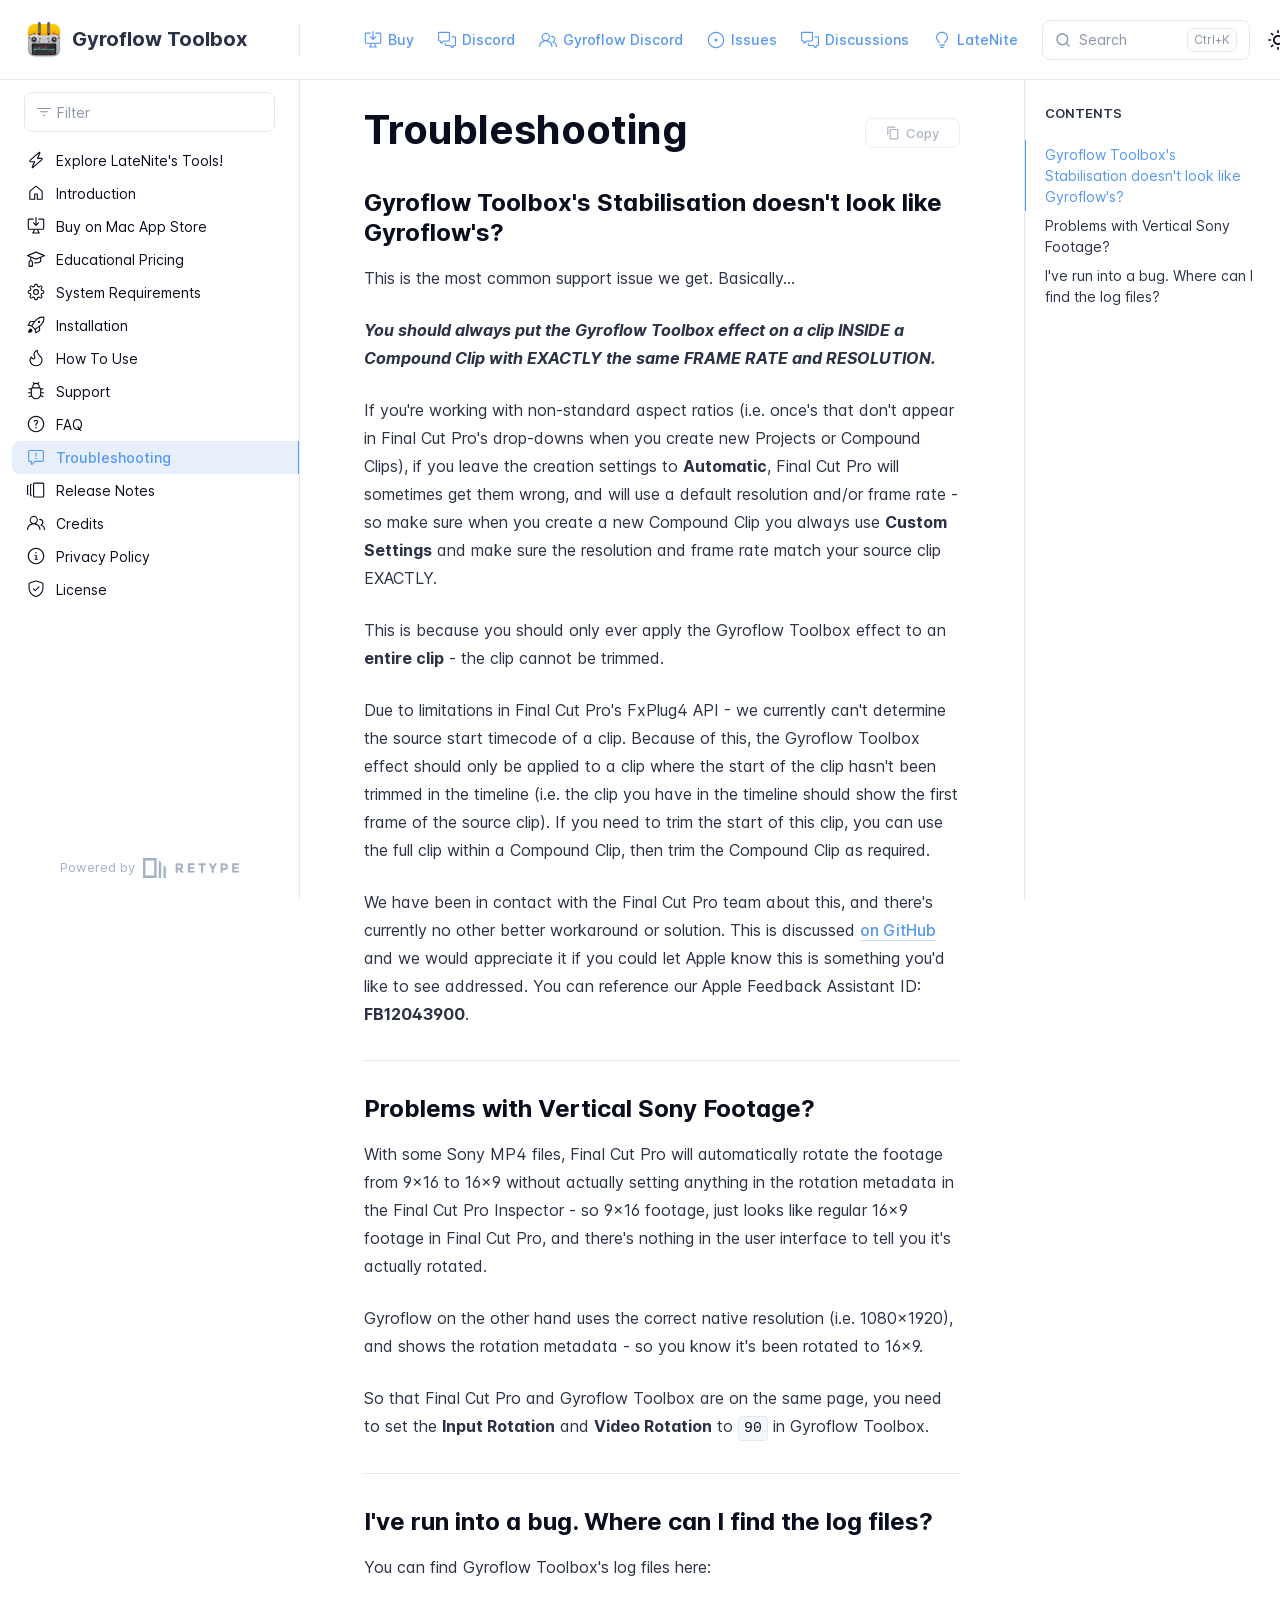
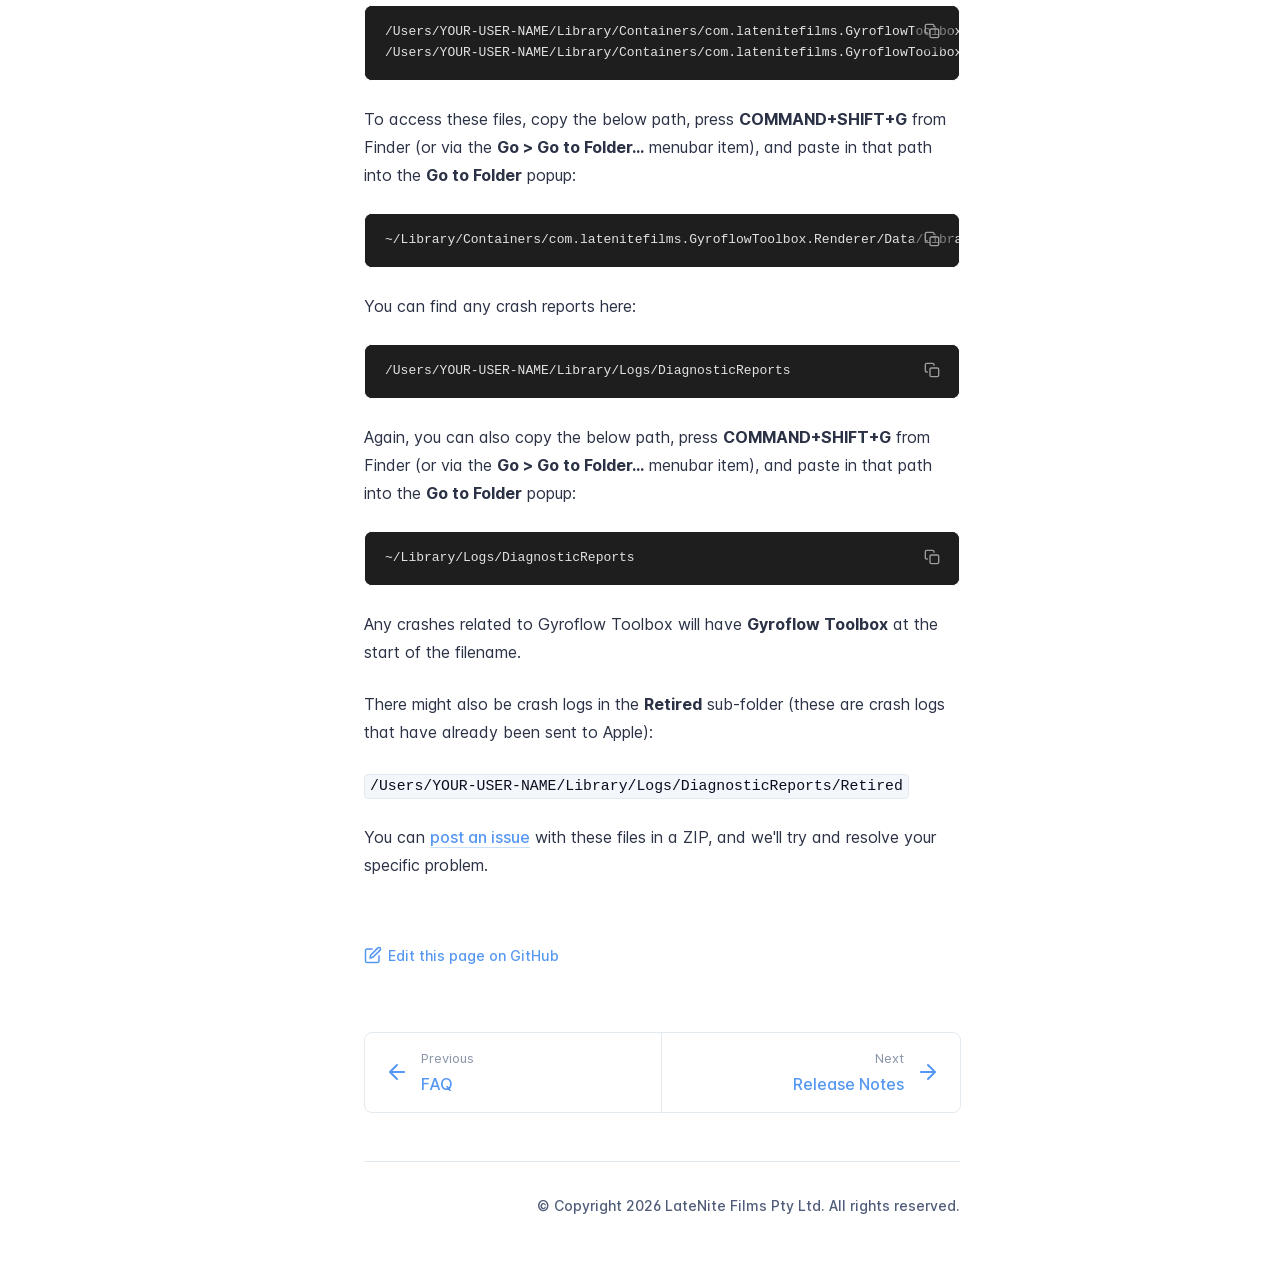
<file: troubleshooting/index.html>
<!DOCTYPE html>
<html lang="en" class="h-full">
<head>
    <meta charset="UTF-8">
    <meta name="viewport" content="width=device-width,initial-scale=1">
    <meta name="color-scheme" content="light dark">
    <meta name="turbo-cache-control" content="no-cache" data-turbo-track="reload" data-track-token="4.6.0.837087397743">

    <!-- See retype.com -->
    <meta name="generator" content="Retype 4.6.0">

    <!-- Primary Meta Tags -->
    <title>Troubleshooting</title>
    <meta name="title" content="Troubleshooting">
    <meta name="description" content="This is the most common support issue we get. Basically...">

    <!-- Canonical -->
    <link rel="canonical" href="https://gyroflowtoolbox.fcp.cafe/troubleshooting/">
    <link rel="sitemap" type="application/xml" title="Sitemap" href="https://gyroflowtoolbox.fcp.cafe/sitemap.xml">

    <!-- Open Graph -->
    <meta property="og:type" content="website">
    <meta property="og:url" content="https://gyroflowtoolbox.fcp.cafe/troubleshooting/">
    <meta property="og:title" content="Troubleshooting">
    <meta property="og:description" content="This is the most common support issue we get. Basically...">
    <meta property="og:site_name" content="Gyroflow Toolbox">
    <meta property="og:locale" content="en_US">

    <!-- Twitter -->
    <meta name="twitter:card" content="summary_large_image">
    <meta name="twitter:url" content="https://gyroflowtoolbox.fcp.cafe/troubleshooting/">
    <meta name="twitter:title" content="Troubleshooting">
    <meta name="twitter:description" content="This is the most common support issue we get. Basically...">

    <!-- Alternate Markdown -->
    <link rel="alternate" type="text/markdown" href="https://gyroflowtoolbox.fcp.cafe/troubleshooting.md">

    <script data-cfasync="false">(function(){var cl=document.documentElement.classList,ls=localStorage.getItem("retype_scheme"),hd=cl.contains("dark"),hl=cl.contains("light"),wm=window.matchMedia&&window.matchMedia("(prefers-color-scheme: dark)").matches;if(ls==="dark"||(!ls&&wm&&!hd&&!hl)){cl.remove("light");cl.add("dark")}else if(ls==="light"||(!ls&&!wm&&!hd&&!hl)){cl.remove("dark");cl.add("light")}})();</script>

    <link id="retype-favicon" rel="icon" href="../static/favicon.ico" />
    <link href="../resources/css/retype.css?v=4.6.0.837087397743" rel="stylesheet">

    <script data-cfasync="false" src="../resources/js/config.js?v=4.6.0.837087397743" data-turbo-eval="false" defer></script>
    <script data-cfasync="false" src="../resources/js/retype.js?v=4.6.0" data-turbo-eval="false" defer></script>
    <script id="lunr-js" data-cfasync="false" src="../resources/js/lunr.js?v=4.6.0.837087397743" data-turbo-eval="false" defer></script>

    <link rel="stylesheet" href="https://cdnjs.cloudflare.com/ajax/libs/font-awesome/4.7.0/css/font-awesome.min.css">
    <style>
        .review {
            text-align: left;
            color: #1956AF;
            border-radius: 10px;
            background-color: #E1EDFF;
            border: 1px solid #1956AF;
            margin-bottom: 20px;
            padding-top: 15px;
            padding-left: 10px;
            padding-right: 10px;
            padding-bottom: 0px;
        }
        html.dark .review {
            background-color: rgb(39 39 39/var(--tw-bg-opacity));
            color: rgb(189 189 189/var(--tw-text-opacity));
        }
        .review p {
            font-size: 11px;
        }
        .review-rating {
            margin-bottom: 5px;
        }
        .fa-star {
            font-size: 20px;
            color: #ccc;
        }
        .fa-star.checked {
            color: orange;
        }
        @media (max-width: 959px) {
            img.rightLogo {
                display: none !important;
            }
        }
    </style>
</head>
<body>
    <div id="retype-app" class="relative text-base antialiased text-base-text bg-base-bg font-body">
    <div class="absolute bottom-0 left-0" style="top: 5rem; right: 50%"></div>

    <header id="retype-header" class="sticky top-0 z-30 flex w-full h-16 bg-header-bg border-b border-header-border md:h-20">
        <div class="container relative flex items-center justify-between pr-6 grow md:justify-start">
            <!-- Mobile menu button skeleton -->
            <button v-cloak class="skeleton retype-mobile-menu-button flex items-center justify-center shrink-0 overflow-hidden dark:text-white focus:outline-hidden rounded-full w-10 h-10 ml-3.5 md:hidden"><svg xmlns="http://www.w3.org/2000/svg" class="mb-px shrink-0" width="24" height="24" viewBox="0 0 24 24" role="presentation" style="margin-bottom: 0px;"><g fill="currentColor"><path d="M2 4h20v2H2zM2 11h20v2H2zM2 18h20v2H2z"></path></g></svg></button>
            <div v-cloak id="retype-sidebar-left-toggle-button"></div>
    
            <!-- Logo -->
            <div class="flex items-center justify-between h-full py-2 md:w-75">
                <div class="flex items-center px-2 md:px-6">
                    <a id="retype-branding-logo" href="https://gyroflowtoolbox.fcp.cafe/" class="flex items-center leading-snug text-xl">
                        <span class="w-10 mr-2 grow-0 shrink-0 overflow-hidden">
                            <img class="max-h-10 md:inline-block" src="../static/logo.png" alt="" width="40" height="40">
                        </span>
                        <span class="dark:text-white font-bold line-clamp-1 md:line-clamp-2">Gyroflow Toolbox</span>
                    </a>
                </div>
    
                <span class="hidden h-8 border-r md:inline-block border-base-border"></span>
            </div>
    
            <div class="flex justify-between md:grow">
                <!-- Top Nav -->
                <nav id="retype-header-nav" class="hidden md:flex">
                    <ul class="flex flex-col mb-4 md:pl-16 md:mb-0 md:flex-row md:items-center">
                        <li class="mr-6">
                            <a class="py-2 md:mb-0 inline-flex items-center text-sm whitespace-nowrap transition-colors duration-200 ease-linear md:text-header-text font-header-text hover:text-header-text-hover" href="../buy/">
                                <svg xmlns="http://www.w3.org/2000/svg" class="block shrink-0 mr-1.5" width="18" height="18" viewBox="0 0 24 24" fill="currentColor" aria-hidden="true" focusable="false">
                                    <path d="M11.25 9.331V.75a.75.75 0 0 1 1.5 0v8.58l1.949-2.11A.75.75 0 1 1 15.8 8.237l-3.25 3.52a.75.75 0 0 1-1.102 0l-3.25-3.52A.75.75 0 1 1 9.3 7.22l1.949 2.111Z"/><path d="M2.5 3.75v11.5c0 .138.112.25.25.25h18.5a.25.25 0 0 0 .25-.25V3.75a.25.25 0 0 0-.25-.25h-5.5a.75.75 0 0 1 0-1.5h5.5c.966 0 1.75.784 1.75 1.75v11.5A1.75 1.75 0 0 1 21.25 17h-6.204c.171 1.375.805 2.652 1.769 3.757A.752.752 0 0 1 16.25 22h-8.5a.75.75 0 0 1-.566-1.243c.965-1.105 1.599-2.382 1.77-3.757H2.75A1.75 1.75 0 0 1 1 15.25V3.75C1 2.784 1.784 2 2.75 2h5.5a.75.75 0 0 1 0 1.5h-5.5a.25.25 0 0 0-.25.25ZM10.463 17c-.126 1.266-.564 2.445-1.223 3.5h5.52c-.66-1.055-1.098-2.234-1.223-3.5Z"/>
                                </svg>
                                <span>Buy</span>
                            </a>
                        </li>
                        <li class="mr-6">
                            <a class="py-2 md:mb-0 inline-flex items-center text-sm whitespace-nowrap transition-colors duration-200 ease-linear md:text-header-text font-header-text hover:text-header-text-hover" href="https://ltnt.tv/discord" target="_blank">
                                <svg xmlns="http://www.w3.org/2000/svg" class="block shrink-0 mr-1.5" width="18" height="18" viewBox="0 0 24 24" fill="currentColor" aria-hidden="true" focusable="false">
                                    <path d="M1.75 1h12.5c.966 0 1.75.784 1.75 1.75v9.5A1.75 1.75 0 0 1 14.25 14H8.061l-2.574 2.573A1.458 1.458 0 0 1 3 15.543V14H1.75A1.75 1.75 0 0 1 0 12.25v-9.5C0 1.784.784 1 1.75 1ZM1.5 2.75v9.5c0 .138.112.25.25.25h2a.75.75 0 0 1 .75.75v2.19l2.72-2.72a.749.749 0 0 1 .53-.22h6.5a.25.25 0 0 0 .25-.25v-9.5a.25.25 0 0 0-.25-.25H1.75a.25.25 0 0 0-.25.25Z"/><path d="M22.5 8.75a.25.25 0 0 0-.25-.25h-3.5a.75.75 0 0 1 0-1.5h3.5c.966 0 1.75.784 1.75 1.75v9.5A1.75 1.75 0 0 1 22.25 20H21v1.543a1.457 1.457 0 0 1-2.487 1.03L15.939 20H10.75A1.75 1.75 0 0 1 9 18.25v-1.465a.75.75 0 0 1 1.5 0v1.465c0 .138.112.25.25.25h5.5a.75.75 0 0 1 .53.22l2.72 2.72v-2.19a.75.75 0 0 1 .75-.75h2a.25.25 0 0 0 .25-.25v-9.5Z"/>
                                </svg>
                                <span>Discord</span>
                            </a>
                        </li>
                        <li class="mr-6">
                            <a class="py-2 md:mb-0 inline-flex items-center text-sm whitespace-nowrap transition-colors duration-200 ease-linear md:text-header-text font-header-text hover:text-header-text-hover" href="https://discord.gg/BBJ2UVAr2D" target="_blank">
                                <svg xmlns="http://www.w3.org/2000/svg" class="block shrink-0 mr-1.5" width="18" height="18" viewBox="0 0 24 24" fill="currentColor" aria-hidden="true" focusable="false">
                                    <path d="M3.5 8a5.5 5.5 0 1 1 8.596 4.547 9.005 9.005 0 0 1 5.9 8.18.751.751 0 0 1-1.5.045 7.5 7.5 0 0 0-14.993 0 .75.75 0 0 1-1.499-.044 9.005 9.005 0 0 1 5.9-8.181A5.496 5.496 0 0 1 3.5 8ZM9 4a4 4 0 1 0 0 8 4 4 0 0 0 0-8Zm8.29 4c-.148 0-.292.01-.434.03a.75.75 0 1 1-.212-1.484 4.53 4.53 0 0 1 3.38 8.097 6.69 6.69 0 0 1 3.956 6.107.75.75 0 0 1-1.5 0 5.193 5.193 0 0 0-3.696-4.972l-.534-.16v-1.676l.41-.209A3.03 3.03 0 0 0 17.29 8Z"/>
                                </svg>
                                <span>Gyroflow Discord</span>
                            </a>
                        </li>
                        <li class="mr-6">
                            <a class="py-2 md:mb-0 inline-flex items-center text-sm whitespace-nowrap transition-colors duration-200 ease-linear md:text-header-text font-header-text hover:text-header-text-hover" href="https://github.com/latenitefilms/gyroflowtoolbox/issues" target="_blank">
                                <svg xmlns="http://www.w3.org/2000/svg" class="block shrink-0 mr-1.5" width="18" height="18" viewBox="0 0 24 24" fill="currentColor" aria-hidden="true" focusable="false">
                                    <path d="M12 1c6.075 0 11 4.925 11 11s-4.925 11-11 11S1 18.075 1 12 5.925 1 12 1ZM2.5 12a9.5 9.5 0 0 0 9.5 9.5 9.5 9.5 0 0 0 9.5-9.5A9.5 9.5 0 0 0 12 2.5 9.5 9.5 0 0 0 2.5 12Zm9.5 2a2 2 0 1 1-.001-3.999A2 2 0 0 1 12 14Z"/>
                                </svg>
                                <span>Issues</span>
                            </a>
                        </li>
                        <li class="mr-6">
                            <a class="py-2 md:mb-0 inline-flex items-center text-sm whitespace-nowrap transition-colors duration-200 ease-linear md:text-header-text font-header-text hover:text-header-text-hover" href="https://github.com/latenitefilms/gyroflowtoolbox/discussions" target="_blank">
                                <svg xmlns="http://www.w3.org/2000/svg" class="block shrink-0 mr-1.5" width="18" height="18" viewBox="0 0 24 24" fill="currentColor" aria-hidden="true" focusable="false">
                                    <path d="M1.75 1h12.5c.966 0 1.75.784 1.75 1.75v9.5A1.75 1.75 0 0 1 14.25 14H8.061l-2.574 2.573A1.458 1.458 0 0 1 3 15.543V14H1.75A1.75 1.75 0 0 1 0 12.25v-9.5C0 1.784.784 1 1.75 1ZM1.5 2.75v9.5c0 .138.112.25.25.25h2a.75.75 0 0 1 .75.75v2.19l2.72-2.72a.749.749 0 0 1 .53-.22h6.5a.25.25 0 0 0 .25-.25v-9.5a.25.25 0 0 0-.25-.25H1.75a.25.25 0 0 0-.25.25Z"/><path d="M22.5 8.75a.25.25 0 0 0-.25-.25h-3.5a.75.75 0 0 1 0-1.5h3.5c.966 0 1.75.784 1.75 1.75v9.5A1.75 1.75 0 0 1 22.25 20H21v1.543a1.457 1.457 0 0 1-2.487 1.03L15.939 20H10.75A1.75 1.75 0 0 1 9 18.25v-1.465a.75.75 0 0 1 1.5 0v1.465c0 .138.112.25.25.25h5.5a.75.75 0 0 1 .53.22l2.72 2.72v-2.19a.75.75 0 0 1 .75-.75h2a.25.25 0 0 0 .25-.25v-9.5Z"/>
                                </svg>
                                <span>Discussions</span>
                            </a>
                        </li>
                        <li class="mr-6">
                            <a class="py-2 md:mb-0 inline-flex items-center text-sm whitespace-nowrap transition-colors duration-200 ease-linear md:text-header-text font-header-text hover:text-header-text-hover" href="https://fcp.cafe/latenite/" target="_blank">
                                <svg xmlns="http://www.w3.org/2000/svg" class="block shrink-0 mr-1.5" width="18" height="18" viewBox="0 0 24 24" fill="currentColor" aria-hidden="true" focusable="false">
                                    <path d="M12 2.5c-3.81 0-6.5 2.743-6.5 6.119 0 1.536.632 2.572 1.425 3.56.172.215.347.422.527.635l.096.112c.21.25.427.508.63.774.404.531.783 1.128.995 1.834a.75.75 0 0 1-1.436.432c-.138-.46-.397-.89-.753-1.357a18.111 18.111 0 0 0-.582-.714l-.092-.11c-.18-.212-.37-.436-.555-.667C4.87 12.016 4 10.651 4 8.618 4 4.363 7.415 1 12 1s8 3.362 8 7.619c0 2.032-.87 3.397-1.755 4.5-.185.23-.375.454-.555.667l-.092.109c-.21.248-.405.481-.582.714-.356.467-.615.898-.753 1.357a.751.751 0 0 1-1.437-.432c.213-.706.592-1.303.997-1.834.202-.266.419-.524.63-.774l.095-.112c.18-.213.355-.42.527-.634.793-.99 1.425-2.025 1.425-3.561C18.5 5.243 15.81 2.5 12 2.5ZM8.75 18h6.5a.75.75 0 0 1 0 1.5h-6.5a.75.75 0 0 1 0-1.5Zm.75 3.75a.75.75 0 0 1 .75-.75h3.5a.75.75 0 0 1 0 1.5h-3.5a.75.75 0 0 1-.75-.75Z"/>
                                </svg>
                                <span>LateNite</span>
                            </a>
                        </li>
    
                    </ul>
                </nav>
    
                <div v-cloak class="flex justify-end grow">
                    <div id="retype-mobile-search-button"></div>
                    <doc-search-desktop></doc-search-desktop>
    
                    <doc-theme-switch class="lg:ml-2"></doc-theme-switch>
                    <doc-history></doc-history>
                </div>
            </div>
        </div>
    </header>


    <div id="retype-container" class="container relative flex bg-white">
        <!-- Sidebar Skeleton -->
        <div v-cloak class="fixed flex flex-col shrink-0 duration-300 ease-in-out bg-sidebar-left-bg border-sidebar-left-border sidebar top-20 w-75 border-r h-screen md:sticky transition-transform skeleton">
        
            <div class="flex items-center h-16 px-6">
                <input id="retype-filter-input-mock" class="w-full h-10 pl-8 px-3 py-2 transition-colors duration-200 ease-linear bg-filter-bg border border-filter-border rounded-lg shadow-none md:text-sm hover:border-filter-border-hover focus:outline-hidden focus:border-filter-border-focus placeholder-filter-placeholder" type="text">
            </div>
        
            <div class="pl-6 mt-1 mb-4">
                <div class="w-32 h-3 mb-4 bg-skeleton-bg rounded-full loading"></div>
                <div class="w-48 h-3 mb-4 bg-skeleton-bg rounded-full loading"></div>
                <div class="w-40 h-3 mb-4 bg-skeleton-bg rounded-full loading"></div>
                <div class="w-32 h-3 mb-4 bg-skeleton-bg rounded-full loading"></div>
                <div class="w-48 h-3 mb-4 bg-skeleton-bg rounded-full loading"></div>
                <div class="w-40 h-3 mb-4 bg-skeleton-bg rounded-full loading"></div>
            </div>
        
            <div class="shrink-0 mt-auto bg-transparent dark:border-base-border">
                <a class="flex items-center justify-center flex-nowrap h-16 text-gray-350 dark:text-dark-400 hover:text-gray-600 dark:hover:text-dark-300 transition-colors duration-150 ease-in docs-powered-by" target="_blank" href="https://retype.com/" rel="noopener">
                    <span class="text-xs whitespace-nowrap">Powered by</span>
                    <svg xmlns="http://www.w3.org/2000/svg" class="ml-2" fill="currentColor" width="96" height="20" overflow="visible"><path d="M0 0v20h13.59V0H0zm11.15 17.54H2.44V2.46h8.71v15.08zM15.8 20h2.44V4.67L15.8 2.22zM20.45 6.89V20h2.44V9.34z"/><g><path d="M40.16 8.44c0 1.49-.59 2.45-1.75 2.88l2.34 3.32h-2.53l-2.04-2.96h-1.43v2.96h-2.06V5.36h3.5c1.43 0 2.46.24 3.07.73s.9 1.27.9 2.35zm-2.48 1.1c.26-.23.38-.59.38-1.09 0-.5-.13-.84-.4-1.03s-.73-.28-1.39-.28h-1.54v2.75h1.5c.72 0 1.2-.12 1.45-.35zM51.56 5.36V7.2h-4.59v1.91h4.13v1.76h-4.13v1.92h4.74v1.83h-6.79V5.36h6.64zM60.09 7.15v7.48h-2.06V7.15h-2.61V5.36h7.28v1.79h-2.61zM70.81 14.64h-2.06v-3.66l-3.19-5.61h2.23l1.99 3.45 1.99-3.45H74l-3.19 5.61v3.66zM83.99 6.19c.65.55.97 1.4.97 2.55s-.33 1.98-1 2.51-1.68.8-3.04.8h-1.23v2.59h-2.06V5.36h3.26c1.42 0 2.45.28 3.1.83zm-1.51 3.65c.25-.28.37-.69.37-1.22s-.16-.92-.48-1.14c-.32-.23-.82-.34-1.5-.34H79.7v3.12h1.38c.68 0 1.15-.14 1.4-.42zM95.85 5.36V7.2h-4.59v1.91h4.13v1.76h-4.13v1.92H96v1.83h-6.79V5.36h6.64z"/></g></svg>
                </a>
            </div>
        </div>
        
        <!-- Sidebar component -->
        <doc-sidebar v-cloak>
            <template #sidebar-footer>
                <div class="shrink-0 mt-auto border-t md:bg-transparent md:border-none dark:border-base-border">
        
                    <div class="py-3 px-6 md:hidden border-b dark:border-base-border">
                        <nav>
                            <ul class="flex flex-wrap justify-center items-center">
                                <li class="mr-6">
                                    <a class="block py-1 inline-flex items-center text-sm whitespace-nowrap transition-colors duration-200 ease-linear md:text-header-text font-header-text hover:text-header-text-hover" href="../buy/">
                                        <svg xmlns="http://www.w3.org/2000/svg" class="block shrink-0 mr-1.5" width="18" height="18" viewBox="0 0 24 24" fill="currentColor" aria-hidden="true" focusable="false">
                                            <path d="M11.25 9.331V.75a.75.75 0 0 1 1.5 0v8.58l1.949-2.11A.75.75 0 1 1 15.8 8.237l-3.25 3.52a.75.75 0 0 1-1.102 0l-3.25-3.52A.75.75 0 1 1 9.3 7.22l1.949 2.111Z"/><path d="M2.5 3.75v11.5c0 .138.112.25.25.25h18.5a.25.25 0 0 0 .25-.25V3.75a.25.25 0 0 0-.25-.25h-5.5a.75.75 0 0 1 0-1.5h5.5c.966 0 1.75.784 1.75 1.75v11.5A1.75 1.75 0 0 1 21.25 17h-6.204c.171 1.375.805 2.652 1.769 3.757A.752.752 0 0 1 16.25 22h-8.5a.75.75 0 0 1-.566-1.243c.965-1.105 1.599-2.382 1.77-3.757H2.75A1.75 1.75 0 0 1 1 15.25V3.75C1 2.784 1.784 2 2.75 2h5.5a.75.75 0 0 1 0 1.5h-5.5a.25.25 0 0 0-.25.25ZM10.463 17c-.126 1.266-.564 2.445-1.223 3.5h5.52c-.66-1.055-1.098-2.234-1.223-3.5Z"/>
                                        </svg>
                                        <span>Buy</span>
                                    </a>
                                </li>
                                <li class="mr-6">
                                    <a class="block py-1 inline-flex items-center text-sm whitespace-nowrap transition-colors duration-200 ease-linear md:text-header-text font-header-text hover:text-header-text-hover" href="https://ltnt.tv/discord" target="_blank">
                                        <svg xmlns="http://www.w3.org/2000/svg" class="block shrink-0 mr-1.5" width="18" height="18" viewBox="0 0 24 24" fill="currentColor" aria-hidden="true" focusable="false">
                                            <path d="M1.75 1h12.5c.966 0 1.75.784 1.75 1.75v9.5A1.75 1.75 0 0 1 14.25 14H8.061l-2.574 2.573A1.458 1.458 0 0 1 3 15.543V14H1.75A1.75 1.75 0 0 1 0 12.25v-9.5C0 1.784.784 1 1.75 1ZM1.5 2.75v9.5c0 .138.112.25.25.25h2a.75.75 0 0 1 .75.75v2.19l2.72-2.72a.749.749 0 0 1 .53-.22h6.5a.25.25 0 0 0 .25-.25v-9.5a.25.25 0 0 0-.25-.25H1.75a.25.25 0 0 0-.25.25Z"/><path d="M22.5 8.75a.25.25 0 0 0-.25-.25h-3.5a.75.75 0 0 1 0-1.5h3.5c.966 0 1.75.784 1.75 1.75v9.5A1.75 1.75 0 0 1 22.25 20H21v1.543a1.457 1.457 0 0 1-2.487 1.03L15.939 20H10.75A1.75 1.75 0 0 1 9 18.25v-1.465a.75.75 0 0 1 1.5 0v1.465c0 .138.112.25.25.25h5.5a.75.75 0 0 1 .53.22l2.72 2.72v-2.19a.75.75 0 0 1 .75-.75h2a.25.25 0 0 0 .25-.25v-9.5Z"/>
                                        </svg>
                                        <span>Discord</span>
                                    </a>
                                </li>
                                <li class="mr-6">
                                    <a class="block py-1 inline-flex items-center text-sm whitespace-nowrap transition-colors duration-200 ease-linear md:text-header-text font-header-text hover:text-header-text-hover" href="https://discord.gg/BBJ2UVAr2D" target="_blank">
                                        <svg xmlns="http://www.w3.org/2000/svg" class="block shrink-0 mr-1.5" width="18" height="18" viewBox="0 0 24 24" fill="currentColor" aria-hidden="true" focusable="false">
                                            <path d="M3.5 8a5.5 5.5 0 1 1 8.596 4.547 9.005 9.005 0 0 1 5.9 8.18.751.751 0 0 1-1.5.045 7.5 7.5 0 0 0-14.993 0 .75.75 0 0 1-1.499-.044 9.005 9.005 0 0 1 5.9-8.181A5.496 5.496 0 0 1 3.5 8ZM9 4a4 4 0 1 0 0 8 4 4 0 0 0 0-8Zm8.29 4c-.148 0-.292.01-.434.03a.75.75 0 1 1-.212-1.484 4.53 4.53 0 0 1 3.38 8.097 6.69 6.69 0 0 1 3.956 6.107.75.75 0 0 1-1.5 0 5.193 5.193 0 0 0-3.696-4.972l-.534-.16v-1.676l.41-.209A3.03 3.03 0 0 0 17.29 8Z"/>
                                        </svg>
                                        <span>Gyroflow Discord</span>
                                    </a>
                                </li>
                                <li class="mr-6">
                                    <a class="block py-1 inline-flex items-center text-sm whitespace-nowrap transition-colors duration-200 ease-linear md:text-header-text font-header-text hover:text-header-text-hover" href="https://github.com/latenitefilms/gyroflowtoolbox/issues" target="_blank">
                                        <svg xmlns="http://www.w3.org/2000/svg" class="block shrink-0 mr-1.5" width="18" height="18" viewBox="0 0 24 24" fill="currentColor" aria-hidden="true" focusable="false">
                                            <path d="M12 1c6.075 0 11 4.925 11 11s-4.925 11-11 11S1 18.075 1 12 5.925 1 12 1ZM2.5 12a9.5 9.5 0 0 0 9.5 9.5 9.5 9.5 0 0 0 9.5-9.5A9.5 9.5 0 0 0 12 2.5 9.5 9.5 0 0 0 2.5 12Zm9.5 2a2 2 0 1 1-.001-3.999A2 2 0 0 1 12 14Z"/>
                                        </svg>
                                        <span>Issues</span>
                                    </a>
                                </li>
                                <li class="mr-6">
                                    <a class="block py-1 inline-flex items-center text-sm whitespace-nowrap transition-colors duration-200 ease-linear md:text-header-text font-header-text hover:text-header-text-hover" href="https://github.com/latenitefilms/gyroflowtoolbox/discussions" target="_blank">
                                        <svg xmlns="http://www.w3.org/2000/svg" class="block shrink-0 mr-1.5" width="18" height="18" viewBox="0 0 24 24" fill="currentColor" aria-hidden="true" focusable="false">
                                            <path d="M1.75 1h12.5c.966 0 1.75.784 1.75 1.75v9.5A1.75 1.75 0 0 1 14.25 14H8.061l-2.574 2.573A1.458 1.458 0 0 1 3 15.543V14H1.75A1.75 1.75 0 0 1 0 12.25v-9.5C0 1.784.784 1 1.75 1ZM1.5 2.75v9.5c0 .138.112.25.25.25h2a.75.75 0 0 1 .75.75v2.19l2.72-2.72a.749.749 0 0 1 .53-.22h6.5a.25.25 0 0 0 .25-.25v-9.5a.25.25 0 0 0-.25-.25H1.75a.25.25 0 0 0-.25.25Z"/><path d="M22.5 8.75a.25.25 0 0 0-.25-.25h-3.5a.75.75 0 0 1 0-1.5h3.5c.966 0 1.75.784 1.75 1.75v9.5A1.75 1.75 0 0 1 22.25 20H21v1.543a1.457 1.457 0 0 1-2.487 1.03L15.939 20H10.75A1.75 1.75 0 0 1 9 18.25v-1.465a.75.75 0 0 1 1.5 0v1.465c0 .138.112.25.25.25h5.5a.75.75 0 0 1 .53.22l2.72 2.72v-2.19a.75.75 0 0 1 .75-.75h2a.25.25 0 0 0 .25-.25v-9.5Z"/>
                                        </svg>
                                        <span>Discussions</span>
                                    </a>
                                </li>
                                <li class="mr-6">
                                    <a class="block py-1 inline-flex items-center text-sm whitespace-nowrap transition-colors duration-200 ease-linear md:text-header-text font-header-text hover:text-header-text-hover" href="https://fcp.cafe/latenite/" target="_blank">
                                        <svg xmlns="http://www.w3.org/2000/svg" class="block shrink-0 mr-1.5" width="18" height="18" viewBox="0 0 24 24" fill="currentColor" aria-hidden="true" focusable="false">
                                            <path d="M12 2.5c-3.81 0-6.5 2.743-6.5 6.119 0 1.536.632 2.572 1.425 3.56.172.215.347.422.527.635l.096.112c.21.25.427.508.63.774.404.531.783 1.128.995 1.834a.75.75 0 0 1-1.436.432c-.138-.46-.397-.89-.753-1.357a18.111 18.111 0 0 0-.582-.714l-.092-.11c-.18-.212-.37-.436-.555-.667C4.87 12.016 4 10.651 4 8.618 4 4.363 7.415 1 12 1s8 3.362 8 7.619c0 2.032-.87 3.397-1.755 4.5-.185.23-.375.454-.555.667l-.092.109c-.21.248-.405.481-.582.714-.356.467-.615.898-.753 1.357a.751.751 0 0 1-1.437-.432c.213-.706.592-1.303.997-1.834.202-.266.419-.524.63-.774l.095-.112c.18-.213.355-.42.527-.634.793-.99 1.425-2.025 1.425-3.561C18.5 5.243 15.81 2.5 12 2.5ZM8.75 18h6.5a.75.75 0 0 1 0 1.5h-6.5a.75.75 0 0 1 0-1.5Zm.75 3.75a.75.75 0 0 1 .75-.75h3.5a.75.75 0 0 1 0 1.5h-3.5a.75.75 0 0 1-.75-.75Z"/>
                                        </svg>
                                        <span>LateNite</span>
                                    </a>
                                </li>
        
                            </ul>
                        </nav>
                    </div>
        
                    <a class="flex items-center justify-center flex-nowrap h-16 text-gray-350 dark:text-dark-400 hover:text-gray-600 dark:hover:text-dark-300 transition-colors duration-150 ease-in docs-powered-by" target="_blank" href="https://retype.com/" rel="noopener">
                        <span class="text-xs whitespace-nowrap">Powered by</span>
                        <svg xmlns="http://www.w3.org/2000/svg" class="ml-2" fill="currentColor" width="96" height="20" overflow="visible"><path d="M0 0v20h13.59V0H0zm11.15 17.54H2.44V2.46h8.71v15.08zM15.8 20h2.44V4.67L15.8 2.22zM20.45 6.89V20h2.44V9.34z"/><g><path d="M40.16 8.44c0 1.49-.59 2.45-1.75 2.88l2.34 3.32h-2.53l-2.04-2.96h-1.43v2.96h-2.06V5.36h3.5c1.43 0 2.46.24 3.07.73s.9 1.27.9 2.35zm-2.48 1.1c.26-.23.38-.59.38-1.09 0-.5-.13-.84-.4-1.03s-.73-.28-1.39-.28h-1.54v2.75h1.5c.72 0 1.2-.12 1.45-.35zM51.56 5.36V7.2h-4.59v1.91h4.13v1.76h-4.13v1.92h4.74v1.83h-6.79V5.36h6.64zM60.09 7.15v7.48h-2.06V7.15h-2.61V5.36h7.28v1.79h-2.61zM70.81 14.64h-2.06v-3.66l-3.19-5.61h2.23l1.99 3.45 1.99-3.45H74l-3.19 5.61v3.66zM83.99 6.19c.65.55.97 1.4.97 2.55s-.33 1.98-1 2.51-1.68.8-3.04.8h-1.23v2.59h-2.06V5.36h3.26c1.42 0 2.45.28 3.1.83zm-1.51 3.65c.25-.28.37-.69.37-1.22s-.16-.92-.48-1.14c-.32-.23-.82-.34-1.5-.34H79.7v3.12h1.38c.68 0 1.15-.14 1.4-.42zM95.85 5.36V7.2h-4.59v1.91h4.13v1.76h-4.13v1.92H96v1.83h-6.79V5.36h6.64z"/></g></svg>
                    </a>
                </div>
            </template>
        </doc-sidebar>

        <div class="grow min-w-0 bg-body-bg">
            <!-- Render "toolbar" template here on api pages --><!-- Render page content -->
<div class="flex">
    <div id="retype-main" class="min-w-0 p-4 grow md:px-16">
        <main class="relative pb-12 lg:pt-2">
            <div class="relative retype-markdown" id="retype-content">
                <!-- Rendered if sidebar right is enabled -->
                <div id="retype-sidebar-right-toggle"></div>
                <doc-page-actions></doc-page-actions>

                <!-- Page content  -->
<h1 id="troubleshooting">Troubleshooting</h1>
<h3 id="gyroflow-toolboxs-stabilisation-doesnt-look-like-gyroflows">Gyroflow Toolbox&#x27;s Stabilisation doesn&#x27;t look like Gyroflow&#x27;s?</h3>
<p>This is the most common support issue we get. Basically...</p>
<p><em><strong>You should always put the Gyroflow Toolbox effect on a clip INSIDE a Compound Clip with EXACTLY the same FRAME RATE and RESOLUTION.</strong></em></p>
<p>If you&#x27;re working with non-standard aspect ratios (i.e. once&#x27;s that don&#x27;t appear in Final Cut Pro&#x27;s drop-downs when you create new Projects or Compound Clips), if you leave the creation settings to <strong>Automatic</strong>, Final Cut Pro will sometimes get them wrong, and will use a default resolution and/or frame rate - so make sure when you create a new Compound Clip you always use <strong>Custom Settings</strong> and make sure the resolution and frame rate match your source clip EXACTLY.</p>
<p>This is because you should only ever apply the Gyroflow Toolbox effect to an <strong>entire clip</strong> - the clip cannot be trimmed.</p>
<p>Due to limitations in Final Cut Pro&#x27;s FxPlug4 API - we currently can&#x27;t determine the source start timecode of a clip. Because of this, the Gyroflow Toolbox effect should only be applied to a clip where the start of the clip hasn&#x27;t been trimmed in the timeline (i.e. the clip you have in the timeline should show the first frame of the source clip). If you need to trim the start of this clip, you can use the full clip within a Compound Clip, then trim the Compound Clip as required.</p>
<p>We have been in contact with the Final Cut Pro team about this, and there&#x27;s currently no other better workaround or solution. This is discussed <a href="https://github.com/latenitefilms/GyroflowToolbox/issues/8">on GitHub</a> and we would appreciate it if you could let Apple know this is something you&#x27;d like to see addressed. You can reference our Apple Feedback Assistant ID: <strong>FB12043900</strong>.</p>
<hr>
<h3 id="problems-with-vertical-sony-footage">Problems with Vertical Sony Footage?</h3>
<p>With some Sony MP4 files, Final Cut Pro will automatically rotate the footage from 9x16 to 16x9 without actually setting anything in the rotation metadata in the Final Cut Pro Inspector - so 9x16 footage, just looks like regular 16x9 footage in Final Cut Pro, and there&#x27;s nothing in the user interface to tell you it&#x27;s actually rotated.</p>
<p>Gyroflow on the other hand uses the correct native resolution (i.e. 1080x1920), and shows the rotation metadata - so you know it&#x27;s been rotated to 16x9.</p>
<p>So that Final Cut Pro and Gyroflow Toolbox are on the same page, you need to set the <strong>Input Rotation</strong> and <strong>Video Rotation</strong> to <code translate="no" v-pre>90</code> in Gyroflow Toolbox.</p>
<hr>
<h3 id="ive-run-into-a-bug-where-can-i-find-the-log-files">I&#x27;ve run into a bug. Where can I find the log files?</h3>
<p>You can find Gyroflow Toolbox&#x27;s log files here:</p>
<div id="ive-run-into-a-bug-where-can-i-find-the-log-files-code-1" class="codeblock-wrapper"><doc-codeblock>
<pre translate="no" class="language-none"><code v-pre class="language-none">/Users/YOUR-USER-NAME/Library/Containers/com.latenitefilms.GyroflowToolbox.Renderer/Data/Library/Application Support/FxPlug.log
/Users/YOUR-USER-NAME/Library/Containers/com.latenitefilms.GyroflowToolbox.Renderer/Data/Library/Application Support/GyroflowCore.log</code></pre>
</doc-codeblock></div>
<p>To access these files, copy the below path, press <strong>COMMAND+SHIFT+G</strong> from Finder (or via the <strong>Go &gt; Go to Folder...</strong> menubar item), and paste in that path into the <strong>Go to Folder</strong> popup:</p>
<div id="ive-run-into-a-bug-where-can-i-find-the-log-files-code-2" class="codeblock-wrapper"><doc-codeblock>
<pre translate="no" class="language-none"><code v-pre class="language-none">~/Library/Containers/com.latenitefilms.GyroflowToolbox.Renderer/Data/Library/Application Support/</code></pre>
</doc-codeblock></div>
<p>You can find any crash reports here:</p>
<div id="ive-run-into-a-bug-where-can-i-find-the-log-files-code-3" class="codeblock-wrapper"><doc-codeblock>
<pre translate="no" class="language-none"><code v-pre class="language-none">/Users/YOUR-USER-NAME/Library/Logs/DiagnosticReports</code></pre>
</doc-codeblock></div>
<p>Again, you can also copy the below path, press <strong>COMMAND+SHIFT+G</strong> from Finder (or via the <strong>Go &gt; Go to Folder...</strong> menubar item), and paste in that path into the <strong>Go to Folder</strong> popup:</p>
<div id="ive-run-into-a-bug-where-can-i-find-the-log-files-code-4" class="codeblock-wrapper"><doc-codeblock>
<pre translate="no" class="language-none"><code v-pre class="language-none">~/Library/Logs/DiagnosticReports</code></pre>
</doc-codeblock></div>
<p>Any crashes related to Gyroflow Toolbox will have <strong>Gyroflow Toolbox</strong> at the start of the filename.</p>
<p>There might also be crash logs in the <strong>Retired</strong> sub-folder (these are crash logs that have already been sent to Apple):</p>
<p><code translate="no" v-pre>/Users/YOUR-USER-NAME/Library/Logs/DiagnosticReports/Retired</code></p>
<p>You can <a href="https://github.com/latenitefilms/gyroflowtoolbox/issues">post an issue</a> with these files in a ZIP, and we&#x27;ll try and resolve your specific problem.</p>

                
                <!-- Required only on API pages -->
                <doc-toolbar-member-filter-no-results></doc-toolbar-member-filter-no-results>
            </div>
            <footer id="retype-content-footer" class="clear-both">
                <div class="flex flex-wrap items-center gap-x-4 gap-y-2 mt-14">
                    <a id="retype-edit-this-page" class="my-2.5 inline-flex items-center text-sm whitespace-nowrap text-body-link font-body-link hover:text-body-link-hover hover:underline" href="https://github.com/latenitefilms/GyroflowToolbox/blob/main/docs/troubleshooting.md" target="_blank" rel="noopener">
                        <svg class="mr-1.5" xmlns="http://www.w3.org/2000/svg" width="18" height="18" viewBox="0 0 24 24" fill="currentColor" overflow="visible"><path d="M20 12c-.55 0-1 .45-1 1v7c0 .55-.45 1-1 1H4c-.55 0-1-.45-1-1V6c0-.55.45-1 1-1h7c.55 0 1-.45 1-1s-.45-1-1-1H4C2.35 3 1 4.35 1 6v14c0 1.65 1.35 3 3 3h14c1.65 0 3-1.35 3-3v-7c0-.55-.45-1-1-1z" /><path d="M22.21 1.79c-1.18-1.18-3.24-1.18-4.41 0l-9.5 9.5c-.13.13-.22.29-.26.46l-1 4c-.08.34.01.7.26.95.18.2.44.3.7.3.08 0 .16-.01.24-.03l4-1c.18-.04.34-.13.46-.26l9.5-9.5c1.22-1.22 1.22-3.2.01-4.42zm-1.42 3l-9.3 9.3-2.11.53.53-2.11 9.3-9.3c.42-.42 1.16-.42 1.59 0 .43.43.43 1.15-.01 1.58z" /><path fill="none" d="M0 0h24v24H0z" /></svg>
                        <span>Edit this page on GitHub</span>
                    </a>
                </div>
            
                <nav id="retype-nextprev" class="print:hidden flex mt-14">
                    <div class="w-1/2">
                        <a class="px-5 py-4 h-full flex items-center break-normal font-medium text-body-link border border-base-border hover:border-base-border-hover rounded-l-lg transition-colors duration-150 relative hover:z-5" href="../faq/">
                            <svg xmlns="http://www.w3.org/2000/svg" class="mr-3" width="24" height="24" viewBox="0 0 24 24" fill="currentColor" overflow="visible"><path d="M19 11H7.41l5.29-5.29a.996.996 0 10-1.41-1.41l-7 7a1 1 0 000 1.42l7 7a1.024 1.024 0 001.42-.01.996.996 0 000-1.41L7.41 13H19c.55 0 1-.45 1-1s-.45-1-1-1z" /><path fill="none" d="M0 0h24v24H0z" /></svg>
                            <span>
                                <span class="block text-xs font-normal text-base-text-muted">Previous</span>
                                <span class="block mt-1">FAQ</span>
                            </span>
                        </a>
                    </div>
            
                    <div class="w-1/2">
                        <a class="px-5 py-4 -mx-px h-full flex items-center justify-end break-normal font-medium text-body-link border border-base-border hover:border-base-border-hover rounded-r-lg transition-colors duration-150 relative hover:z-5" href="../release-notes/">
                            <span>
                                <span class="block text-xs font-normal text-right text-base-text-muted">Next</span>
                                <span class="block mt-1">Release Notes</span>
                            </span>
                            <svg xmlns="http://www.w3.org/2000/svg" class="ml-3" width="24" height="24" viewBox="0 0 24 24" fill="currentColor" overflow="visible"><path d="M19.92 12.38a1 1 0 00-.22-1.09l-7-7a.996.996 0 10-1.41 1.41l5.3 5.3H5c-.55 0-1 .45-1 1s.45 1 1 1h11.59l-5.29 5.29a.996.996 0 000 1.41c.19.2.44.3.7.3s.51-.1.71-.29l7-7c.09-.09.16-.21.21-.33z" /><path fill="none" d="M0 0h24v24H0z" /></svg>
                        </a>
                    </div>
                </nav>
            </footer>
        </main>

        <div id="retype-page-footer" class="print:border-none border-t border-base-border pt-6 mb-8">
            <footer class="flex flex-wrap items-center justify-between print:justify-center">
                <div id="retype-footer-links" class="print:hidden">
                    <ul class="flex flex-wrap items-center text-sm">
                    </ul>
                </div>
                <div id="retype-copyright" class="print:justify-center py-2 text-footer-text font-footer-link text-sm leading-relaxed"><p>© Copyright 2026 LateNite Films Pty Ltd. All rights reserved.</p></div>
            </footer>
        </div>
    </div>

    <!-- Rendered if sidebar right is enabled -->
    <!-- Sidebar right skeleton-->
    <div v-cloak class="fixed top-0 bottom-0 right-0 translate-x-full bg-sidebar-right-bg border-sidebar-right-border lg:sticky lg:border-l lg:shrink-0 lg:pt-6 lg:translate-x-0 sm:w-1/2 lg:w-64 lg:z-0 md:w-104 sidebar-right skeleton">
        <div class="pl-5">
            <div class="w-32 h-3 mb-4 bg-skeleton-bg rounded-full loading"></div>
            <div class="w-48 h-3 mb-4 bg-skeleton-bg rounded-full loading"></div>
            <div class="w-40 h-3 mb-4 bg-skeleton-bg rounded-full loading"></div>
        </div>
    </div>

    <!-- User should be able to hide sidebar right -->
    <doc-sidebar-right v-cloak></doc-sidebar-right>
</div>

        </div>
    </div>

    <doc-search-mobile></doc-search-mobile>
    <doc-back-to-top></doc-back-to-top>
</div>


    <div id="retype-overlay-target"></div>

        <script data-cfasync="false">window.__DOCS__ = { "title": "Troubleshooting", level: 1, icon: "file", hasPrism: false, hasInstagram: false, hasMermaid: false, hasMath: false, tocDepth: 23, "md": "/troubleshooting.md" }</script>
</body>
</html>
</file>
